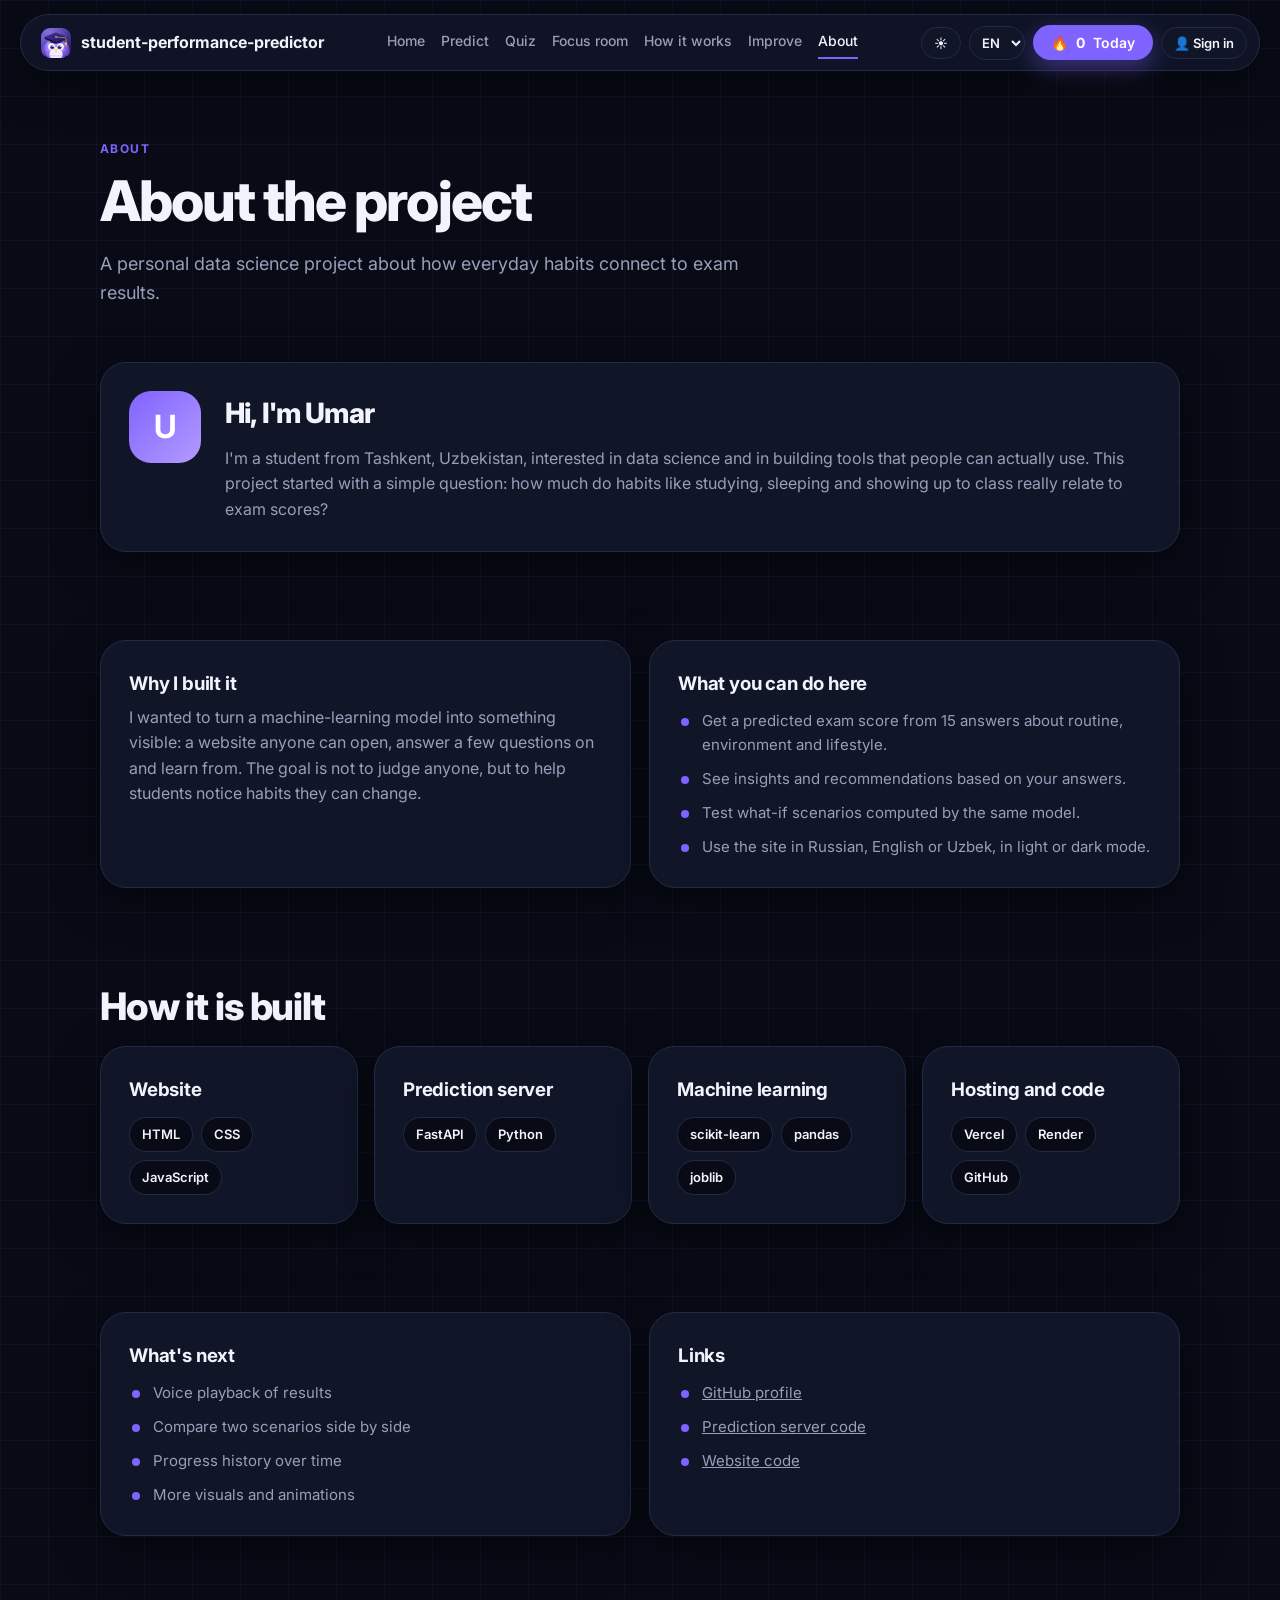
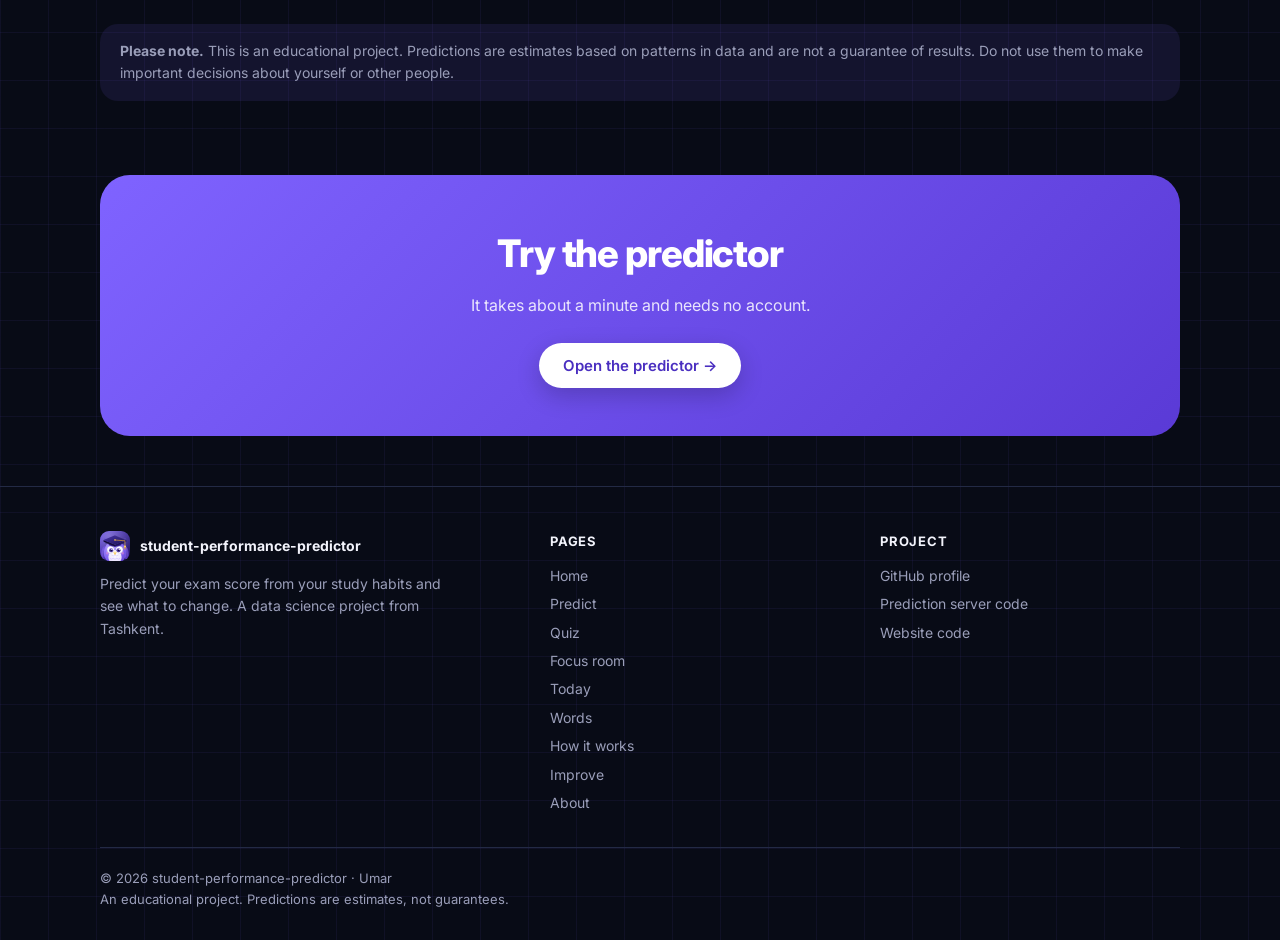
<file: about.html>
<!doctype html>
<html lang="ru" data-theme="dark">
<head>
<meta charset="utf-8">
<meta name="viewport" content="width=device-width,initial-scale=1">
<meta name="theme-color" content="#6c47e8">
<link rel="manifest" href="/manifest.json">
<title>About | student-performance-predictor</title>
<meta name="description" content="About the student performance predictor: a personal data science project by Umar, a student from Tashkent, Uzbekistan.">
<meta property="og:title" content="About the project">
<meta property="og:description" content="A personal data science project about how everyday habits connect to exam results.">
<meta property="og:type" content="website">
<meta property="og:site_name" content="student-performance-predictor">
<meta property="og:url" content="https://www.studentpp.uz/about">
<meta property="og:image" content="https://www.studentpp.uz/og.png">
<meta property="og:image:width" content="1200">
<meta property="og:image:height" content="630">
<meta name="twitter:card" content="summary_large_image">
<meta name="twitter:image" content="https://www.studentpp.uz/og.png">
<link rel="canonical" href="https://www.studentpp.uz/about">
<link rel="icon" type="image/svg+xml" href="/favicon.svg">
<link rel="icon" type="image/png" sizes="32x32" href="/favicon-32.png">
<link rel="apple-touch-icon" href="/apple-touch-icon.png">
<script>try{document.documentElement.setAttribute("data-theme",localStorage.getItem("theme")||"dark")}catch(e){}</script>
<link rel="preconnect" href="https://fonts.googleapis.com">
<link href="https://fonts.googleapis.com/css2?family=Inter:wght@400;500;600;700;800&display=swap" rel="stylesheet">
<link rel="stylesheet" href="/style.css">
</head>
<body>
<nav id="nav"></nav>

<main class="wrap">
  <div class="phead">
    <span class="crumb" data-i18n="crumb"></span>
    <h1 data-i18n="ab_title"></h1>
    <p class="lead" data-i18n="ab_lead"></p>
  </div>

  <section>
    <div class="card" style="display:flex;gap:24px;align-items:flex-start;flex-wrap:wrap">
      <div class="logo"><i style="width:72px;height:72px;border-radius:22px;font-size:32px">U</i></div>
      <div style="flex:1;min-width:260px">
        <h2 style="font-size:28px" data-i18n="me_t"></h2>
        <p style="font-size:16px" data-i18n="me_d"></p>
      </div>
    </div>
  </section>

  <section>
    <div class="cards2">
      <div class="card"><h3 data-i18n="why_t"></h3><p style="font-size:16px" data-i18n="why_d"></p></div>
      <div class="card"><h3 data-i18n="what_t"></h3><ul class="points" id="what"></ul></div>
    </div>
  </section>

  <section>
    <h2 data-i18n="tech_t"></h2>
    <div class="cards4">
      <div class="card"><h3 data-i18n="tc1"></h3><div class="stack"><span class="tag">HTML</span><span class="tag">CSS</span><span class="tag">JavaScript</span></div></div>
      <div class="card"><h3 data-i18n="tc2"></h3><div class="stack"><span class="tag">FastAPI</span><span class="tag">Python</span></div></div>
      <div class="card"><h3 data-i18n="tc3"></h3><div class="stack"><span class="tag">scikit-learn</span><span class="tag">pandas</span><span class="tag">joblib</span></div></div>
      <div class="card"><h3 data-i18n="tc4"></h3><div class="stack"><span class="tag">Vercel</span><span class="tag">Render</span><span class="tag">GitHub</span></div></div>
    </div>
  </section>

  <section>
    <div class="cards2">
      <div class="card"><h3 data-i18n="road_t"></h3><ul class="points" id="road"></ul></div>
      <div class="card"><h3 data-i18n="links_t"></h3>
        <ul class="points">
          <li><a href="https://github.com/umarkhodjaev-hash" target="_blank" rel="noopener" data-i18n="ft_gh"></a></li>
          <li><a href="https://github.com/umarkhodjaev-hash/student-performance-predictor" target="_blank" rel="noopener" data-i18n="ft_code"></a></li>
          <li><a href="https://github.com/umarkhodjaev-hash/student-performance-web" target="_blank" rel="noopener" data-i18n="ft_web"></a></li>
        </ul>
      </div>
    </div>
  </section>

  <section>
    <div class="notice"><b data-i18n="disc_t"></b> <span data-i18n="disc_d"></span></div>
  </section>

  <div class="band">
    <h2 data-i18n="go_t"></h2>
    <p data-i18n="go_d"></p>
    <a class="btn white" href="/predict" data-i18n="go_b"></a>
  </div>
</main>

<footer id="foot"></footer>

<script>
/* Shared: dictionary, layout (nav + footer), theme, language */
(function () {
  var API = "https://student-performance-predictor-bas2.onrender.com";
  window.API = API;

  /* activity log (streak, points) kept on this device only */
  window.actKey = function (d) { d = d || new Date(); return d.getFullYear() + "-" + ("0" + (d.getMonth() + 1)).slice(-2) + "-" + ("0" + d.getDate()).slice(-2); };
  window.actLoad = function () { try { var a = JSON.parse(localStorage.getItem("act") || "null"); if (a && a.days) return a; } catch (e) {} return { days: {}, xp: 0 }; };
  window.actDone = function (day) { return !!day && ((day.focus || 0) + (day.quiz || 0) + (day.pred || 0) + (day.ch || 0) + (day.cards || 0)) > 0; };
  window.actStreak = function () {
    var a = window.actLoad(), d = new Date(), n = 0;
    if (!window.actDone(a.days[window.actKey(d)])) d.setDate(d.getDate() - 1);
    while (window.actDone(a.days[window.actKey(d)])) { n++; d.setDate(d.getDate() - 1); }
    return n;
  };
  window.recordAct = function (kind, xp) {
    try {
      var a = window.actLoad(), k = window.actKey(), day = a.days[k] || (a.days[k] = { xp: 0 });
      var caps = { focus: 4, quiz: 1, pred: 3, ch: 1, cards: 1 };
      day[kind] = (day[kind] || 0) + 1;
      if (day[kind] <= (caps[kind] || 1)) { day.xp = (day.xp || 0) + xp; a.xp = (a.xp || 0) + xp; }
      localStorage.setItem("act", JSON.stringify(a));
    } catch (e) {}
  };

  window.T = {
    en: {
      n_home: "Home", n_pred: "Predict", n_how: "How it works", n_imp: "Improve", n_about: "About", n_cta: "Analyze", n_quiz: "Quiz", n_today: "Today", n_focus: "Focus room", n_cards: "Words", install: "Install app",
      ft_tag: "Predict your exam score from your study habits and see what to change. A data science project from Tashkent.",
      ft_pages: "PAGES", ft_proj: "PROJECT", ft_gh: "GitHub profile", ft_code: "Prediction server code", ft_web: "Website code",
      ft_note: "An educational project. Predictions are estimates, not guarantees.",
      lv_excellent: "Excellent", lv_verygood: "Very Good", lv_dev: "Developing", lv_need: "Needs Improvement",
      o_Low: "Low", o_Medium: "Medium", o_High: "High", o_Yes: "Yes", o_No: "No",
      o_Positive: "Positive", o_Neutral: "Neutral", o_Negative: "Negative", o_Near: "Near", o_Moderate: "Moderate", o_Far: "Far",
      u_h: "h", u_d: "days"
    },
    ru: {
      n_home: "Главная", n_pred: "Прогноз", n_how: "Как это работает", n_imp: "Улучшить", n_about: "О проекте", n_cta: "Анализировать", n_quiz: "Квиз", n_today: "Сегодня", n_focus: "Комната фокуса", n_cards: "Слова", install: "Установить приложение",
      ft_tag: "Прогнозируйте экзаменационный балл по учебным привычкам и узнайте, что менять. Проект по data science из Ташкента.",
      ft_pages: "СТРАНИЦЫ", ft_proj: "ПРОЕКТ", ft_gh: "Профиль GitHub", ft_code: "Код сервера прогноза", ft_web: "Код сайта",
      ft_note: "Учебный проект. Прогнозы приблизительные и не гарантируют результат.",
      lv_excellent: "Отлично", lv_verygood: "Очень хорошо", lv_dev: "Развивается", lv_need: "Нужно улучшить",
      o_Low: "Низкий", o_Medium: "Средний", o_High: "Высокий", o_Yes: "Да", o_No: "Нет",
      o_Positive: "Положит.", o_Neutral: "Нейтр.", o_Negative: "Отрицат.", o_Near: "Близко", o_Moderate: "Средне", o_Far: "Далеко",
      u_h: "ч", u_d: "дн."
    }
  };

  window.T.uz = {
  "n_home": "Bosh sahifa",
  "n_pred": "Bashorat",
  "n_how": "Qanday ishlaydi",
  "n_imp": "Yaxshilash",
  "n_about": "Loyiha haqida",
  "n_cta": "Tahlil qilish",
  "n_quiz": "Viktorina",
  "n_today": "Bugun",
  "n_focus": "Fokus xonasi",
  "n_cards": "So'zlar",
  "install": "Ilovani o'rnatish",
  "ft_tag": "O'quv odatlaringiz asosida imtihon balingizni bashorat qiling va nimani o'zgartirish kerakligini bilib oling. Toshkentdan data science loyihasi.",
  "ft_pages": "SAHIFALAR",
  "ft_proj": "LOYIHA",
  "ft_gh": "GitHub profili",
  "ft_code": "Bashorat serveri kodi",
  "ft_web": "Sayt kodi",
  "ft_note": "O'quv loyihasi. Bashoratlar taxminiy bo'lib, natijani kafolatlamaydi.",
  "lv_excellent": "A'lo",
  "lv_verygood": "Juda yaxshi",
  "lv_dev": "Rivojlanmoqda",
  "lv_need": "Yaxshilash kerak",
  "o_Low": "Past",
  "o_Medium": "O'rta",
  "o_High": "Yuqori",
  "o_Yes": "Ha",
  "o_No": "Yo'q",
  "o_Positive": "Ijobiy",
  "o_Neutral": "Neytral",
  "o_Negative": "Salbiy",
  "o_Near": "Yaqin",
  "o_Moderate": "O'rtacha",
  "o_Far": "Uzoq",
  "u_h": "soat",
  "u_d": "kun"
};

  var lang = "ru";
  try {
    var sl = localStorage.getItem("lang");
    var nl = (navigator.language || "").slice(0, 2);
    lang = (sl === "ru" || sl === "en" || sl === "uz") ? sl : (nl === "ru" ? "ru" : nl === "uz" ? "uz" : "en");
  } catch (e) {}

  window.getLang = function () { return lang; };
  window.t = function (k) {
    var d = window.T[lang];
    if (d[k] !== undefined) return d[k];
    if (window.T.en[k] !== undefined) return window.T.en[k];
    return k;
  };
  window.$ = function (s) { return document.querySelector(s); };

  window.mascot = function (mood) {
    var think = mood === "think", cheer = mood === "cheer";
    var u = "m" + (window._mid = (window._mid || 0) + 1);
    var px = think ? [73, 104, 113, 104] : [79, 111, 119, 111];
    var lw = cheer ? 62 : 8, rw = cheer ? -62 : -8;
    var eye = function (cx, cy, ox, oy) {
      return '<circle cx="' + cx + '" cy="' + cy + '" r="19" fill="url(#' + u + 's)" stroke="rgba(60,30,140,.28)" stroke-width="1.5"/>' +
        '<circle cx="' + ox + '" cy="' + oy + '" r="11" fill="url(#' + u + 'i)"/>' +
        '<circle cx="' + ox + '" cy="' + oy + '" r="5.5" fill="#120a38"/>' +
        '<circle cx="' + (ox + 4) + '" cy="' + (oy - 4) + '" r="3.2" fill="#fff"/><circle cx="' + (ox - 3) + '" cy="' + (oy + 4) + '" r="1.5" fill="#fff" opacity=".7"/>' +
        '<ellipse class="lid" cx="' + cx + '" cy="' + cy + '" rx="19.6" ry="19.6" fill="#7b5cf0"/>';
    };
    var wing = function (cx, rot, ox, oy) {
      return '<g transform="rotate(' + rot + ' ' + ox + ' ' + oy + ')"><ellipse cx="' + cx + '" cy="128" rx="15" ry="36" fill="url(#' + u + 'w)"/>' +
        '<path d="M' + (cx - 5) + ' 108q-3 20 0 40M' + (cx + 5) + ' 110q3 20 0 36" stroke="rgba(255,255,255,.2)" stroke-width="2.4" fill="none" stroke-linecap="round"/></g>';
    };
    return '<svg class="mascot" viewBox="0 0 200 200" role="img" aria-label="Sovi">' +
      '<defs>' +
      '<radialGradient id="' + u + 'b" cx=".35" cy=".28" r=".9"><stop offset="0" stop-color="#ab94ff"/><stop offset=".55" stop-color="#8265f5"/><stop offset="1" stop-color="#5638c4"/></radialGradient>' +
      '<linearGradient id="' + u + 'w" x1="0" y1="0" x2="1" y2="1"><stop offset="0" stop-color="#7e5ff0"/><stop offset="1" stop-color="#43299f"/></linearGradient>' +
      '<radialGradient id="' + u + 'v" cx=".5" cy=".3" r=".85"><stop offset="0" stop-color="#fff"/><stop offset=".6" stop-color="#ece4ff"/><stop offset="1" stop-color="#cbbcfb"/></radialGradient>' +
      '<linearGradient id="' + u + 'g" x1="0" y1="0" x2="0" y2="1"><stop offset="0" stop-color="#ffe493"/><stop offset="1" stop-color="#f2b035"/></linearGradient>' +
      '<radialGradient id="' + u + 'i" cx=".4" cy=".35" r=".8"><stop offset="0" stop-color="#7c5cf0"/><stop offset="1" stop-color="#2a1a6e"/></radialGradient>' +
      '<radialGradient id="' + u + 's" cx=".5" cy=".4" r=".7"><stop offset=".6" stop-color="#fff"/><stop offset="1" stop-color="#e3dbff"/></radialGradient>' +
      '<linearGradient id="' + u + 'c" x1="0" y1="0" x2="1" y2="1"><stop offset="0" stop-color="#4a36ad"/><stop offset="1" stop-color="#1c1250"/></linearGradient>' +
      '<radialGradient id="' + u + 'h" cx=".5" cy=".5" r=".5"><stop offset="0" stop-color="rgba(20,10,60,.42)"/><stop offset="1" stop-color="rgba(20,10,60,0)"/></radialGradient>' +
      "</defs>" +
      '<ellipse cx="100" cy="194" rx="56" ry="8" fill="url(#' + u + 'h)"/>' +
      wing(44, lw, 56, 100) + wing(156, rw, 144, 100) +
      '<ellipse cx="82" cy="190" rx="12" ry="6" fill="url(#' + u + 'g)"/><ellipse cx="118" cy="190" rx="12" ry="6" fill="url(#' + u + 'g)"/>' +
      '<path d="M76 190h12M82 186v8M112 190h12M118 186v8" stroke="rgba(150,90,10,.35)" stroke-width="1.6" stroke-linecap="round"/>' +
      '<ellipse cx="100" cy="124" rx="60" ry="64" fill="url(#' + u + 'b)"/>' +
      '<ellipse cx="76" cy="98" rx="24" ry="34" fill="#fff" opacity=".07" transform="rotate(-18 76 98)"/>' +
      '<ellipse cx="100" cy="124" rx="59" ry="63" fill="none" stroke="rgba(255,255,255,.2)" stroke-width="1.6"/>' +
      '<ellipse cx="100" cy="148" rx="36" ry="38" fill="url(#' + u + 'v)"/>' +
      '<path d="M82 138q9 9 18 0M100 138q9 9 18 0M91 156q9 9 18 0M73 156q8 8 16 0M111 156q8 8 16 0M100 174q8 7 16 0M84 174q8 7 16 0" stroke="#bfaefc" stroke-width="2.6" fill="none" stroke-linecap="round"/>' +
      '<g class="head">' +
      '<path d="M52 74L42 46l32 14z" fill="#6a4dd6"/><path d="M148 74l10-28-32 14z" fill="#6a4dd6"/>' +
      '<ellipse cx="100" cy="110" rx="52" ry="34" fill="#fff" opacity=".1"/>' +
      eye(76, 108, px[0], px[1]) + eye(124, 108, px[2], px[3]) +
      (cheer || !think ? '<circle cx="58" cy="128" r="7" fill="#ff8fc1" opacity=".4"/><circle cx="142" cy="128" r="7" fill="#ff8fc1" opacity=".4"/>' : "") +
      (think ? '<path d="M106 88q14-8 28 0" stroke="#2b1b6b" stroke-width="4" fill="none" stroke-linecap="round"/>' : "") +
      '<path d="M90 121q10-5 20 0L100 139z" fill="url(#' + u + 'g)"/><path d="M95 124q5-2 10 0" stroke="#fff" stroke-opacity=".6" stroke-width="2" fill="none" stroke-linecap="round"/>' +
      '<ellipse cx="100" cy="72" rx="54" ry="9" fill="rgba(10,5,40,.3)"/>' +
      '<path d="M66 68V84Q100 100 134 84V68L100 82z" fill="#33238a"/>' +
      '<polygon points="38,56 100,82 100,91 38,65" fill="#150d3d"/><polygon points="162,56 100,82 100,91 162,65" fill="#20145a"/>' +
      '<polygon points="100,30 162,56 100,82 38,56" fill="url(#' + u + 'c)"/>' +
      '<path d="M100 31L160 56" stroke="rgba(255,255,255,.22)" stroke-width="1.6" stroke-linecap="round"/>' +
      '<circle cx="100" cy="56" r="4.5" fill="url(#' + u + 'g)"/>' +
      '<path d="M100 56L154 60V88" stroke="#f2b035" stroke-width="3.4" fill="none" stroke-linecap="round" stroke-linejoin="round"/>' +
      '<circle cx="154" cy="92" r="6" fill="url(#' + u + 'g)"/><path d="M150 96l-2 8M154 98v9M158 96l2 8" stroke="#f2b035" stroke-width="2.4" stroke-linecap="round"/>' +
      "</g>" +
      (cheer ? '<path class="tw" d="M28 44l3 8 8 3-8 3-3 8-3-8-8-3 8-3z" fill="#ffd166"/><path class="tw" style="animation-delay:.5s" d="M176 30l2 6 6 2-6 2-2 6-2-6-6-2 6-2z" fill="#ffd166"/>' : "") +
      (think ? '<text x="170" y="48" font-size="34" font-weight="800" fill="#ffd166" font-family="Inter,Arial,sans-serif">?</text>' : "") +
      "</svg>";
  };

  function buildLayout() {
    var nav = document.getElementById("nav");
    if (nav) {
      nav.innerHTML =
        '<a class="logo" href="/"><img src="/favicon.svg" alt="" width="30" height="30"><span>student-performance-predictor</span></a>' +
        '<div class="links" id="links">' +
        '<a href="/" data-i18n="n_home"></a>' +
        '<a href="/predict" data-i18n="n_pred"></a>' +
        '<a href="/quiz" data-i18n="n_quiz"></a><a href="/focus" data-i18n="n_focus"></a><a class="only-m" href="/today" data-i18n="n_today"></a><a class="only-m" href="/cards" data-i18n="n_cards"></a>' +
        '<a href="/how-it-works" data-i18n="n_how"></a>' +
        '<a href="/improve" data-i18n="n_imp"></a>' +
        '<a href="/about" data-i18n="n_about"></a></div>' +
        '<div class="tools">' +
        '<button class="chip" id="theme" aria-label="Theme"></button>' +
        '<select class="chip" id="lang" aria-label="Language"><option value="ru">RU</option><option value="en">EN</option><option value="uz">UZ</option></select>' +
        '<a class="btn small" href="/today" aria-label="Today">🔥 <b id="navStreak">0</b> <span data-i18n="n_today"></span></a>' +
        '<button class="chip burger" id="burger" aria-label="Menu">☰</button></div>';
      var path = location.pathname.replace(/\.html$/, "").replace(/\/+$/, "") || "/";
      nav.querySelectorAll(".links a").forEach(function (a) {
        if (a.getAttribute("href") === path) a.classList.add("cur");
      });
    }
    var foot = document.getElementById("foot");
    if (foot) {
      foot.innerHTML =
        '<div class="wrap"><div class="foot-grid">' +
        '<div><a class="logo" href="/" style="padding:0"><img src="/favicon.svg" alt="" width="30" height="30"><span style="display:inline">student-performance-predictor</span></a>' +
        '<p style="margin-top:12px;max-width:360px" data-i18n="ft_tag"></p></div>' +
        '<div><h5 data-i18n="ft_pages"></h5>' +
        '<a href="/" data-i18n="n_home"></a><a href="/predict" data-i18n="n_pred"></a>' +
        '<a href="/quiz" data-i18n="n_quiz"></a><a href="/focus" data-i18n="n_focus"></a><a href="/today" data-i18n="n_today"></a><a href="/cards" data-i18n="n_cards"></a><a href="/how-it-works" data-i18n="n_how"></a><a href="/improve" data-i18n="n_imp"></a>' +
        '<a href="/about" data-i18n="n_about"></a></div>' +
        '<div><h5 data-i18n="ft_proj"></h5>' +
        '<a href="https://github.com/umarkhodjaev-hash" target="_blank" rel="noopener" data-i18n="ft_gh"></a>' +
        '<a href="https://github.com/umarkhodjaev-hash/student-performance-predictor" target="_blank" rel="noopener" data-i18n="ft_code"></a>' +
        '<a href="https://github.com/umarkhodjaev-hash/student-performance-web" target="_blank" rel="noopener" data-i18n="ft_web"></a></div>' +
        '</div><div class="copy">© <span id="yr"></span> student-performance-predictor · Umar<br><span data-i18n="ft_note"></span><br><button class="chip" id="install" hidden data-i18n="install" style="margin-top:12px"></button></div></div>';
      var y = document.getElementById("yr");
      if (y) y.textContent = new Date().getFullYear();
    }
  }

  function applyLang() {
    document.documentElement.lang = lang;
    var d = window.T[lang];
    if (d.doc_title) document.title = d.doc_title;
    document.querySelectorAll("[data-i18n]").forEach(function (e) { e.textContent = window.t(e.getAttribute("data-i18n")); });
    document.querySelectorAll("[data-mascot]").forEach(function (e) { e.innerHTML = window.mascot(e.getAttribute("data-mascot")); });
    var ns = document.getElementById("navStreak");
    if (ns) ns.textContent = window.actStreak();
    var lb = document.getElementById("lang");
    if (lb) lb.value = lang;
    if (window.onLang) window.onLang();
  }
  window.applyLang = applyLang;

  function setTheme(m) {
    document.documentElement.setAttribute("data-theme", m);
    var b = document.getElementById("theme");
    if (b) b.textContent = m === "dark" ? "☀️" : "🌙";
    try { localStorage.setItem("theme", m); } catch (e) {}
  }

  document.addEventListener("DOMContentLoaded", function () {
    buildLayout();
    var saved = null;
    try { saved = localStorage.getItem("theme"); } catch (e) {}
    setTheme(saved || "dark");
    document.getElementById("theme").onclick = function () {
      setTheme(document.documentElement.getAttribute("data-theme") === "dark" ? "light" : "dark");
    };
    document.getElementById("lang").onchange = function () {
      lang = this.value;
      try { localStorage.setItem("lang", lang); } catch (e) {}
      applyLang();
    };
    document.getElementById("burger").onclick = function () {
      document.getElementById("links").classList.toggle("open");
    };
    applyLang();
    /* wake the free Render server in the background */
    try { fetch(API + "/robots.txt", { mode: "no-cors" }).catch(function () {}); } catch (e) {}
  });
})();

</script>
<script>
Object.assign(T.en, {
  doc_title: "About | student-performance-predictor",
  crumb: "ABOUT", ab_title: "About the project",
  ab_lead: "A personal data science project about how everyday habits connect to exam results.",
  me_t: "Hi, I'm Umar",
  me_d: "I'm a student from Tashkent, Uzbekistan, interested in data science and in building tools that people can actually use. This project started with a simple question: how much do habits like studying, sleeping and showing up to class really relate to exam scores?",
  why_t: "Why I built it",
  why_d: "I wanted to turn a machine-learning model into something visible: a website anyone can open, answer a few questions on and learn from. The goal is not to judge anyone, but to help students notice habits they can change.",
  what_t: "What you can do here",
  w1: "Get a predicted exam score from 15 answers about routine, environment and lifestyle.",
  w2: "See insights and recommendations based on your answers.",
  w3: "Test what-if scenarios computed by the same model.",
  w4: "Use the site in Russian, English or Uzbek, in light or dark mode.",
  tech_t: "How it is built", tc1: "Website", tc2: "Prediction server", tc3: "Machine learning", tc4: "Hosting and code",
  road_t: "What's next",
  r1: "Voice playback of results", r2: "Compare two scenarios side by side", r3: "Progress history over time", r4: "More visuals and animations",
  links_t: "Links",
  disc_t: "Please note.", disc_d: "This is an educational project. Predictions are estimates based on patterns in data and are not a guarantee of results. Do not use them to make important decisions about yourself or other people.",
  go_t: "Try the predictor", go_d: "It takes about a minute and needs no account.", go_b: "Open the predictor →"
});
Object.assign(T.ru, {
  doc_title: "О проекте | student-performance-predictor",
  crumb: "О ПРОЕКТЕ", ab_title: "О проекте",
  ab_lead: "Личный проект по data science о том, как повседневные привычки связаны с результатами экзаменов.",
  me_t: "Привет, я Умар",
  me_d: "Я студент из Ташкента, Узбекистан, интересуюсь data science и созданием инструментов, которыми люди реально пользуются. Проект начался с простого вопроса: насколько привычки вроде учёбы, сна и посещения занятий на самом деле связаны с экзаменационными баллами?",
  why_t: "Зачем я это сделал",
  why_d: "Я хотел превратить модель машинного обучения во что-то видимое: сайт, который любой может открыть, ответить на несколько вопросов и чему-то научиться. Цель не в том, чтобы кого-то оценивать, а в том, чтобы помочь ученикам заметить привычки, которые они могут изменить.",
  what_t: "Что можно сделать здесь",
  w1: "Получить прогноз экзаменационного балла по 15 ответам о рутине, окружении и образе жизни.",
  w2: "Увидеть выводы и рекомендации по своим ответам.",
  w3: "Проверить сценарии «а что если», посчитанные той же моделью.",
  w4: "Пользоваться сайтом на русском, английском или узбекском, в светлой или тёмной теме.",
  tech_t: "Как это сделано", tc1: "Сайт", tc2: "Сервер прогноза", tc3: "Машинное обучение", tc4: "Хостинг и код",
  road_t: "Что дальше",
  r1: "Озвучка результата", r2: "Сравнение двух сценариев рядом", r3: "История прогресса со временем", r4: "Больше визуализаций и анимаций",
  links_t: "Ссылки",
  disc_t: "Важно.", disc_d: "Это учебный проект. Прогнозы — оценки по закономерностям в данных, они не гарантируют результат. Не используйте их для важных решений о себе или других людях.",
  go_t: "Попробуйте предиктор", go_d: "Это займёт около минуты, аккаунт не нужен.", go_b: "Открыть предиктор →"
});

Object.assign(T.uz, {
  "doc_title": "Loyiha haqida | student-performance-predictor",
  "crumb": "LOYIHA HAQIDA",
  "ab_title": "Loyiha haqida",
  "ab_lead": "Kundalik odatlar imtihon natijalari bilan qanday bog'liqligi haqidagi shaxsiy data science loyihasi.",
  "me_t": "Salom, men Umarman",
  "me_d": "Men O'zbekistonning Toshkent shahridan talabaman, data science va odamlar haqiqatan ham foydalana oladigan vositalar yaratishga qiziqaman. Bu loyiha oddiy savoldan boshlandi: o'qish, uxlash va darsga qatnashish kabi odatlar imtihon ballari bilan aslida qanchalik bog'liq?",
  "why_t": "Nima uchun yaratdim",
  "why_d": "Men mashinaviy o'rganish modelini ko'zga ko'rinadigan narsaga aylantirmoqchi edim: har kim ochib, bir nechta savolga javob berib, nimadir o'rganishi mumkin bo'lgan sayt. Maqsad hech kimni baholash emas, o'quvchilarga o'zgartira oladigan odatlarni payqashga yordam berishdir.",
  "what_t": "Bu yerda nima qilish mumkin",
  "w1": "Kundalik tartib, muhit va turmush tarzi haqidagi 15 ta javobdan imtihon balini bashorat qilish.",
  "w2": "Javoblaringiz asosida xulosa va tavsiyalarni ko'rish.",
  "w3": "Xuddi shu model hisoblagan 'agar o'zgartirsam' stsenariylarini sinash.",
  "w4": "Saytdan rus, ingliz yoki o'zbek tilida, yorug' yoki qorong'i rejimda foydalanish.",
  "tech_t": "Qanday qurilgan",
  "tc1": "Sayt",
  "tc2": "Bashorat serveri",
  "tc3": "Mashinaviy o'rganish",
  "tc4": "Hosting va kod",
  "road_t": "Keyingi rejalar",
  "r1": "Natijani ovozli o'qish",
  "r2": "Ikki stsenariyni yonma-yon solishtirish",
  "r3": "Vaqt bo'yicha taraqqiyot tarixi",
  "r4": "Ko'proq vizualizatsiya va animatsiya",
  "links_t": "Havolalar",
  "disc_t": "Diqqat.",
  "disc_d": "Bu o'quv loyihasi. Bashoratlar ma'lumotlardagi qonuniyatlarga asoslangan taxminiy baho bo'lib, natijani kafolatlamaydi. Ularni o'zingiz yoki boshqalar haqida muhim qarorlar qabul qilish uchun ishlatmang.",
  "go_t": "Bashoratchini sinab ko'ring",
  "go_d": "Taxminan bir daqiqa vaqt oladi, akkaunt shart emas.",
  "go_b": "Bashoratchini ochish →"
});

window.onLang = function () {
  document.getElementById("what").innerHTML = [1, 2, 3, 4].map(function (i) { return "<li>" + t("w" + i) + "</li>"; }).join("");
  document.getElementById("road").innerHTML = [1, 2, 3, 4].map(function (i) { return "<li>" + t("r" + i) + "</li>"; }).join("");
};
</script>
<script>
(function () {
  if (!("serviceWorker" in navigator)) return;
  window.addEventListener("load", function () { navigator.serviceWorker.register("/sw.js").catch(function () {}); });
  var deferred = null;
  window.addEventListener("beforeinstallprompt", function (e) {
    e.preventDefault(); deferred = e;
    var b = document.getElementById("install"); if (b) b.hidden = false;
  });
  window.addEventListener("appinstalled", function () {
    deferred = null; var b = document.getElementById("install"); if (b) b.hidden = true;
  });
  document.addEventListener("click", function (ev) {
    if (!ev.target || ev.target.id !== "install" || !deferred) return;
    deferred.prompt();
    deferred.userChoice.then(function () { deferred = null; var b = document.getElementById("install"); if (b) b.hidden = true; });
  });
})();
</script>
<script src="/sync.js" defer></script>
</body>
</html>
</file>
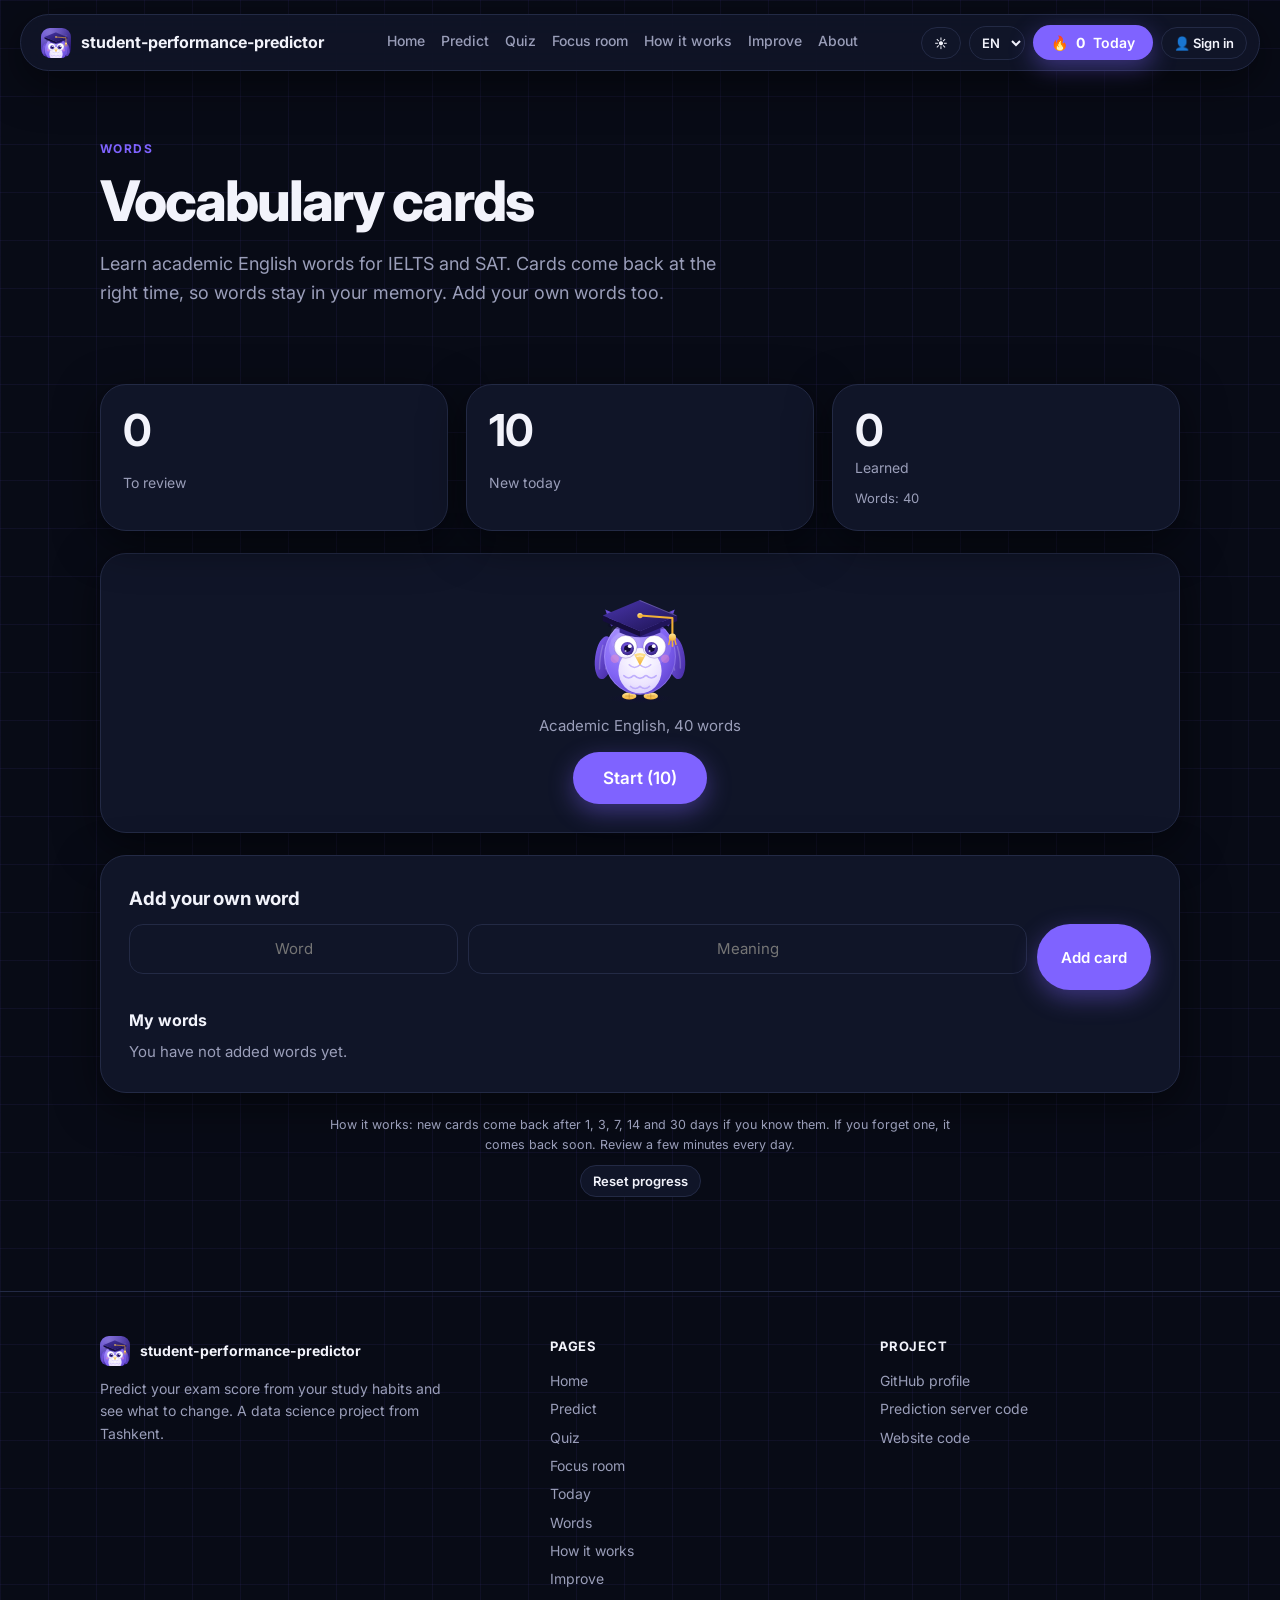
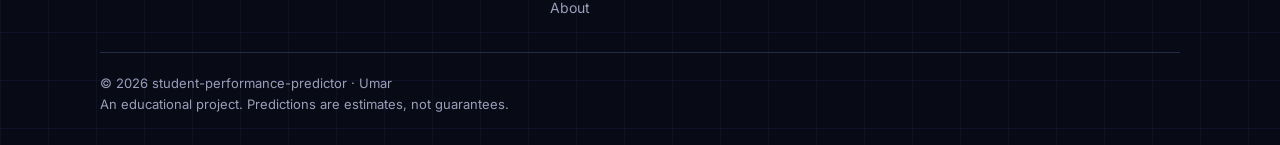
<file: cards.html>
<!doctype html>
<html lang="ru" data-theme="dark">
<head>
<meta charset="utf-8">
<meta name="viewport" content="width=device-width,initial-scale=1">
<meta name="theme-color" content="#6c47e8">
<link rel="manifest" href="/manifest.json">
<title>Vocabulary cards | student-performance-predictor</title>
<meta name="description" content="Free vocabulary flashcards for IELTS and SAT with spaced repetition. Add your own words. No account, works on your phone.">
<meta property="og:title" content="Vocabulary cards for IELTS and SAT">
<meta property="og:description" content="Learn academic English words with spaced repetition and add your own.">
<meta property="og:type" content="website">
<meta property="og:site_name" content="student-performance-predictor">
<meta property="og:url" content="https://www.studentpp.uz/cards">
<meta property="og:image" content="https://www.studentpp.uz/og.png">
<meta property="og:image:width" content="1200">
<meta property="og:image:height" content="630">
<meta name="twitter:card" content="summary_large_image">
<meta name="twitter:image" content="https://www.studentpp.uz/og.png">
<link rel="canonical" href="https://www.studentpp.uz/cards">
<link rel="icon" type="image/svg+xml" href="/favicon.svg">
<link rel="icon" type="image/png" sizes="32x32" href="/favicon-32.png">
<link rel="apple-touch-icon" href="/apple-touch-icon.png">
<script>try{document.documentElement.setAttribute("data-theme",localStorage.getItem("theme")||"dark")}catch(e){}</script>
<link rel="preconnect" href="https://fonts.googleapis.com">
<link href="https://fonts.googleapis.com/css2?family=Inter:wght@400;500;600;700;800&display=swap" rel="stylesheet">
<link rel="stylesheet" href="/style.css">
<style>
.cd-main{text-align:center;padding:28px 18px}
.cd-mas{width:120px;margin:0 auto 12px}
.cd-card{margin:6px auto 18px;max-width:520px}
.cd-word{font-size:clamp(34px,8vw,54px);font-weight:800;margin-bottom:12px;word-break:break-word}
.cd-back{margin:18px auto 0;font-size:20px;padding:16px;border-radius:16px;background:rgba(139,108,255,.1);max-width:520px}
.cd-btns{display:flex;gap:10px;justify-content:center;flex-wrap:wrap}
</style>
</head>
<body>
<nav id="nav"></nav>

<main class="wrap">
  <div class="phead">
    <span class="crumb" data-i18n="crumb"></span>
    <h1 data-i18n="cd_title"></h1>
    <p class="lead" data-i18n="cd_lead"></p>
  </div>

  <section>
    <div class="td-stats">
      <div class="card td-stat"><b id="cdDue">0</b><span data-i18n="cd_due"></span></div>
      <div class="card td-stat"><b id="cdNew">0</b><span data-i18n="cd_new"></span></div>
      <div class="card td-stat"><b id="cdLearned">0</b><span data-i18n="cd_learned"></span><small id="cdTotal"></small></div>
    </div>

    <div class="card cd-main" id="cdMain"></div>

    <div class="card" style="margin-top:22px">
      <h3 style="margin:0 0 10px" data-i18n="cd_add_t"></h3>
      <div style="display:flex;gap:10px;flex-wrap:wrap">
        <input class="fx-task" id="cdF" maxlength="40" style="flex:1 1 160px;min-width:0;max-width:none">
        <input class="fx-task" id="cdB" maxlength="80" style="flex:2 1 220px;min-width:0;max-width:none">
        <button class="btn" id="cdAdd"></button>
      </div>
      <h4 style="margin:18px 0 6px" id="cdMineT"></h4>
      <div id="cdMine"></div>
    </div>

    <p class="note" style="text-align:center;max-width:640px;margin:22px auto 0" data-i18n="cd_howto"></p>
    <p style="text-align:center;margin:10px 0 0"><button class="chip" id="cdReset"></button></p>
  </section>
</main>

<footer id="foot"></footer>

<script>
/* Shared: dictionary, layout (nav + footer), theme, language */
(function () {
  var API = "https://student-performance-predictor-bas2.onrender.com";
  window.API = API;

  /* activity log (streak, points) kept on this device only */
  window.actKey = function (d) { d = d || new Date(); return d.getFullYear() + "-" + ("0" + (d.getMonth() + 1)).slice(-2) + "-" + ("0" + d.getDate()).slice(-2); };
  window.actLoad = function () { try { var a = JSON.parse(localStorage.getItem("act") || "null"); if (a && a.days) return a; } catch (e) {} return { days: {}, xp: 0 }; };
  window.actDone = function (day) { return !!day && ((day.focus || 0) + (day.quiz || 0) + (day.pred || 0) + (day.ch || 0) + (day.cards || 0)) > 0; };
  window.actStreak = function () {
    var a = window.actLoad(), d = new Date(), n = 0;
    if (!window.actDone(a.days[window.actKey(d)])) d.setDate(d.getDate() - 1);
    while (window.actDone(a.days[window.actKey(d)])) { n++; d.setDate(d.getDate() - 1); }
    return n;
  };
  window.recordAct = function (kind, xp) {
    try {
      var a = window.actLoad(), k = window.actKey(), day = a.days[k] || (a.days[k] = { xp: 0 });
      var caps = { focus: 4, quiz: 1, pred: 3, ch: 1, cards: 1 };
      day[kind] = (day[kind] || 0) + 1;
      if (day[kind] <= (caps[kind] || 1)) { day.xp = (day.xp || 0) + xp; a.xp = (a.xp || 0) + xp; }
      localStorage.setItem("act", JSON.stringify(a));
    } catch (e) {}
  };

  window.T = {
    en: {
      n_home: "Home", n_pred: "Predict", n_how: "How it works", n_imp: "Improve", n_about: "About", n_cta: "Analyze", n_quiz: "Quiz", n_today: "Today", n_focus: "Focus room", n_cards: "Words", install: "Install app",
      ft_tag: "Predict your exam score from your study habits and see what to change. A data science project from Tashkent.",
      ft_pages: "PAGES", ft_proj: "PROJECT", ft_gh: "GitHub profile", ft_code: "Prediction server code", ft_web: "Website code",
      ft_note: "An educational project. Predictions are estimates, not guarantees.",
      lv_excellent: "Excellent", lv_verygood: "Very Good", lv_dev: "Developing", lv_need: "Needs Improvement",
      o_Low: "Low", o_Medium: "Medium", o_High: "High", o_Yes: "Yes", o_No: "No",
      o_Positive: "Positive", o_Neutral: "Neutral", o_Negative: "Negative", o_Near: "Near", o_Moderate: "Moderate", o_Far: "Far",
      u_h: "h", u_d: "days"
    },
    ru: {
      n_home: "Главная", n_pred: "Прогноз", n_how: "Как это работает", n_imp: "Улучшить", n_about: "О проекте", n_cta: "Анализировать", n_quiz: "Квиз", n_today: "Сегодня", n_focus: "Комната фокуса", n_cards: "Слова", install: "Установить приложение",
      ft_tag: "Прогнозируйте экзаменационный балл по учебным привычкам и узнайте, что менять. Проект по data science из Ташкента.",
      ft_pages: "СТРАНИЦЫ", ft_proj: "ПРОЕКТ", ft_gh: "Профиль GitHub", ft_code: "Код сервера прогноза", ft_web: "Код сайта",
      ft_note: "Учебный проект. Прогнозы приблизительные и не гарантируют результат.",
      lv_excellent: "Отлично", lv_verygood: "Очень хорошо", lv_dev: "Развивается", lv_need: "Нужно улучшить",
      o_Low: "Низкий", o_Medium: "Средний", o_High: "Высокий", o_Yes: "Да", o_No: "Нет",
      o_Positive: "Положит.", o_Neutral: "Нейтр.", o_Negative: "Отрицат.", o_Near: "Близко", o_Moderate: "Средне", o_Far: "Далеко",
      u_h: "ч", u_d: "дн."
    }
  };

  window.T.uz = {
  "n_home": "Bosh sahifa",
  "n_pred": "Bashorat",
  "n_how": "Qanday ishlaydi",
  "n_imp": "Yaxshilash",
  "n_about": "Loyiha haqida",
  "n_cta": "Tahlil qilish",
  "n_quiz": "Viktorina",
  "n_today": "Bugun",
  "n_focus": "Fokus xonasi",
  "n_cards": "So'zlar",
  "install": "Ilovani o'rnatish",
  "ft_tag": "O'quv odatlaringiz asosida imtihon balingizni bashorat qiling va nimani o'zgartirish kerakligini bilib oling. Toshkentdan data science loyihasi.",
  "ft_pages": "SAHIFALAR",
  "ft_proj": "LOYIHA",
  "ft_gh": "GitHub profili",
  "ft_code": "Bashorat serveri kodi",
  "ft_web": "Sayt kodi",
  "ft_note": "O'quv loyihasi. Bashoratlar taxminiy bo'lib, natijani kafolatlamaydi.",
  "lv_excellent": "A'lo",
  "lv_verygood": "Juda yaxshi",
  "lv_dev": "Rivojlanmoqda",
  "lv_need": "Yaxshilash kerak",
  "o_Low": "Past",
  "o_Medium": "O'rta",
  "o_High": "Yuqori",
  "o_Yes": "Ha",
  "o_No": "Yo'q",
  "o_Positive": "Ijobiy",
  "o_Neutral": "Neytral",
  "o_Negative": "Salbiy",
  "o_Near": "Yaqin",
  "o_Moderate": "O'rtacha",
  "o_Far": "Uzoq",
  "u_h": "soat",
  "u_d": "kun"
};

  var lang = "ru";
  try {
    var sl = localStorage.getItem("lang");
    var nl = (navigator.language || "").slice(0, 2);
    lang = (sl === "ru" || sl === "en" || sl === "uz") ? sl : (nl === "ru" ? "ru" : nl === "uz" ? "uz" : "en");
  } catch (e) {}

  window.getLang = function () { return lang; };
  window.t = function (k) {
    var d = window.T[lang];
    if (d[k] !== undefined) return d[k];
    if (window.T.en[k] !== undefined) return window.T.en[k];
    return k;
  };
  window.$ = function (s) { return document.querySelector(s); };

  window.mascot = function (mood) {
    var think = mood === "think", cheer = mood === "cheer";
    var u = "m" + (window._mid = (window._mid || 0) + 1);
    var px = think ? [73, 104, 113, 104] : [79, 111, 119, 111];
    var lw = cheer ? 62 : 8, rw = cheer ? -62 : -8;
    var eye = function (cx, cy, ox, oy) {
      return '<circle cx="' + cx + '" cy="' + cy + '" r="19" fill="url(#' + u + 's)" stroke="rgba(60,30,140,.28)" stroke-width="1.5"/>' +
        '<circle cx="' + ox + '" cy="' + oy + '" r="11" fill="url(#' + u + 'i)"/>' +
        '<circle cx="' + ox + '" cy="' + oy + '" r="5.5" fill="#120a38"/>' +
        '<circle cx="' + (ox + 4) + '" cy="' + (oy - 4) + '" r="3.2" fill="#fff"/><circle cx="' + (ox - 3) + '" cy="' + (oy + 4) + '" r="1.5" fill="#fff" opacity=".7"/>' +
        '<ellipse class="lid" cx="' + cx + '" cy="' + cy + '" rx="19.6" ry="19.6" fill="#7b5cf0"/>';
    };
    var wing = function (cx, rot, ox, oy) {
      return '<g transform="rotate(' + rot + ' ' + ox + ' ' + oy + ')"><ellipse cx="' + cx + '" cy="128" rx="15" ry="36" fill="url(#' + u + 'w)"/>' +
        '<path d="M' + (cx - 5) + ' 108q-3 20 0 40M' + (cx + 5) + ' 110q3 20 0 36" stroke="rgba(255,255,255,.2)" stroke-width="2.4" fill="none" stroke-linecap="round"/></g>';
    };
    return '<svg class="mascot" viewBox="0 0 200 200" role="img" aria-label="Sovi">' +
      '<defs>' +
      '<radialGradient id="' + u + 'b" cx=".35" cy=".28" r=".9"><stop offset="0" stop-color="#ab94ff"/><stop offset=".55" stop-color="#8265f5"/><stop offset="1" stop-color="#5638c4"/></radialGradient>' +
      '<linearGradient id="' + u + 'w" x1="0" y1="0" x2="1" y2="1"><stop offset="0" stop-color="#7e5ff0"/><stop offset="1" stop-color="#43299f"/></linearGradient>' +
      '<radialGradient id="' + u + 'v" cx=".5" cy=".3" r=".85"><stop offset="0" stop-color="#fff"/><stop offset=".6" stop-color="#ece4ff"/><stop offset="1" stop-color="#cbbcfb"/></radialGradient>' +
      '<linearGradient id="' + u + 'g" x1="0" y1="0" x2="0" y2="1"><stop offset="0" stop-color="#ffe493"/><stop offset="1" stop-color="#f2b035"/></linearGradient>' +
      '<radialGradient id="' + u + 'i" cx=".4" cy=".35" r=".8"><stop offset="0" stop-color="#7c5cf0"/><stop offset="1" stop-color="#2a1a6e"/></radialGradient>' +
      '<radialGradient id="' + u + 's" cx=".5" cy=".4" r=".7"><stop offset=".6" stop-color="#fff"/><stop offset="1" stop-color="#e3dbff"/></radialGradient>' +
      '<linearGradient id="' + u + 'c" x1="0" y1="0" x2="1" y2="1"><stop offset="0" stop-color="#4a36ad"/><stop offset="1" stop-color="#1c1250"/></linearGradient>' +
      '<radialGradient id="' + u + 'h" cx=".5" cy=".5" r=".5"><stop offset="0" stop-color="rgba(20,10,60,.42)"/><stop offset="1" stop-color="rgba(20,10,60,0)"/></radialGradient>' +
      "</defs>" +
      '<ellipse cx="100" cy="194" rx="56" ry="8" fill="url(#' + u + 'h)"/>' +
      wing(44, lw, 56, 100) + wing(156, rw, 144, 100) +
      '<ellipse cx="82" cy="190" rx="12" ry="6" fill="url(#' + u + 'g)"/><ellipse cx="118" cy="190" rx="12" ry="6" fill="url(#' + u + 'g)"/>' +
      '<path d="M76 190h12M82 186v8M112 190h12M118 186v8" stroke="rgba(150,90,10,.35)" stroke-width="1.6" stroke-linecap="round"/>' +
      '<ellipse cx="100" cy="124" rx="60" ry="64" fill="url(#' + u + 'b)"/>' +
      '<ellipse cx="76" cy="98" rx="24" ry="34" fill="#fff" opacity=".07" transform="rotate(-18 76 98)"/>' +
      '<ellipse cx="100" cy="124" rx="59" ry="63" fill="none" stroke="rgba(255,255,255,.2)" stroke-width="1.6"/>' +
      '<ellipse cx="100" cy="148" rx="36" ry="38" fill="url(#' + u + 'v)"/>' +
      '<path d="M82 138q9 9 18 0M100 138q9 9 18 0M91 156q9 9 18 0M73 156q8 8 16 0M111 156q8 8 16 0M100 174q8 7 16 0M84 174q8 7 16 0" stroke="#bfaefc" stroke-width="2.6" fill="none" stroke-linecap="round"/>' +
      '<g class="head">' +
      '<path d="M52 74L42 46l32 14z" fill="#6a4dd6"/><path d="M148 74l10-28-32 14z" fill="#6a4dd6"/>' +
      '<ellipse cx="100" cy="110" rx="52" ry="34" fill="#fff" opacity=".1"/>' +
      eye(76, 108, px[0], px[1]) + eye(124, 108, px[2], px[3]) +
      (cheer || !think ? '<circle cx="58" cy="128" r="7" fill="#ff8fc1" opacity=".4"/><circle cx="142" cy="128" r="7" fill="#ff8fc1" opacity=".4"/>' : "") +
      (think ? '<path d="M106 88q14-8 28 0" stroke="#2b1b6b" stroke-width="4" fill="none" stroke-linecap="round"/>' : "") +
      '<path d="M90 121q10-5 20 0L100 139z" fill="url(#' + u + 'g)"/><path d="M95 124q5-2 10 0" stroke="#fff" stroke-opacity=".6" stroke-width="2" fill="none" stroke-linecap="round"/>' +
      '<ellipse cx="100" cy="72" rx="54" ry="9" fill="rgba(10,5,40,.3)"/>' +
      '<path d="M66 68V84Q100 100 134 84V68L100 82z" fill="#33238a"/>' +
      '<polygon points="38,56 100,82 100,91 38,65" fill="#150d3d"/><polygon points="162,56 100,82 100,91 162,65" fill="#20145a"/>' +
      '<polygon points="100,30 162,56 100,82 38,56" fill="url(#' + u + 'c)"/>' +
      '<path d="M100 31L160 56" stroke="rgba(255,255,255,.22)" stroke-width="1.6" stroke-linecap="round"/>' +
      '<circle cx="100" cy="56" r="4.5" fill="url(#' + u + 'g)"/>' +
      '<path d="M100 56L154 60V88" stroke="#f2b035" stroke-width="3.4" fill="none" stroke-linecap="round" stroke-linejoin="round"/>' +
      '<circle cx="154" cy="92" r="6" fill="url(#' + u + 'g)"/><path d="M150 96l-2 8M154 98v9M158 96l2 8" stroke="#f2b035" stroke-width="2.4" stroke-linecap="round"/>' +
      "</g>" +
      (cheer ? '<path class="tw" d="M28 44l3 8 8 3-8 3-3 8-3-8-8-3 8-3z" fill="#ffd166"/><path class="tw" style="animation-delay:.5s" d="M176 30l2 6 6 2-6 2-2 6-2-6-6-2 6-2z" fill="#ffd166"/>' : "") +
      (think ? '<text x="170" y="48" font-size="34" font-weight="800" fill="#ffd166" font-family="Inter,Arial,sans-serif">?</text>' : "") +
      "</svg>";
  };

  function buildLayout() {
    var nav = document.getElementById("nav");
    if (nav) {
      nav.innerHTML =
        '<a class="logo" href="/"><img src="/favicon.svg" alt="" width="30" height="30"><span>student-performance-predictor</span></a>' +
        '<div class="links" id="links">' +
        '<a href="/" data-i18n="n_home"></a>' +
        '<a href="/predict" data-i18n="n_pred"></a>' +
        '<a href="/quiz" data-i18n="n_quiz"></a><a href="/focus" data-i18n="n_focus"></a><a class="only-m" href="/today" data-i18n="n_today"></a><a class="only-m" href="/cards" data-i18n="n_cards"></a>' +
        '<a href="/how-it-works" data-i18n="n_how"></a>' +
        '<a href="/improve" data-i18n="n_imp"></a>' +
        '<a href="/about" data-i18n="n_about"></a></div>' +
        '<div class="tools">' +
        '<button class="chip" id="theme" aria-label="Theme"></button>' +
        '<select class="chip" id="lang" aria-label="Language"><option value="ru">RU</option><option value="en">EN</option><option value="uz">UZ</option></select>' +
        '<a class="btn small" href="/today" aria-label="Today">🔥 <b id="navStreak">0</b> <span data-i18n="n_today"></span></a>' +
        '<button class="chip burger" id="burger" aria-label="Menu">☰</button></div>';
      var path = location.pathname.replace(/\.html$/, "").replace(/\/+$/, "") || "/";
      nav.querySelectorAll(".links a").forEach(function (a) {
        if (a.getAttribute("href") === path) a.classList.add("cur");
      });
    }
    var foot = document.getElementById("foot");
    if (foot) {
      foot.innerHTML =
        '<div class="wrap"><div class="foot-grid">' +
        '<div><a class="logo" href="/" style="padding:0"><img src="/favicon.svg" alt="" width="30" height="30"><span style="display:inline">student-performance-predictor</span></a>' +
        '<p style="margin-top:12px;max-width:360px" data-i18n="ft_tag"></p></div>' +
        '<div><h5 data-i18n="ft_pages"></h5>' +
        '<a href="/" data-i18n="n_home"></a><a href="/predict" data-i18n="n_pred"></a>' +
        '<a href="/quiz" data-i18n="n_quiz"></a><a href="/focus" data-i18n="n_focus"></a><a href="/today" data-i18n="n_today"></a><a href="/cards" data-i18n="n_cards"></a><a href="/how-it-works" data-i18n="n_how"></a><a href="/improve" data-i18n="n_imp"></a>' +
        '<a href="/about" data-i18n="n_about"></a></div>' +
        '<div><h5 data-i18n="ft_proj"></h5>' +
        '<a href="https://github.com/umarkhodjaev-hash" target="_blank" rel="noopener" data-i18n="ft_gh"></a>' +
        '<a href="https://github.com/umarkhodjaev-hash/student-performance-predictor" target="_blank" rel="noopener" data-i18n="ft_code"></a>' +
        '<a href="https://github.com/umarkhodjaev-hash/student-performance-web" target="_blank" rel="noopener" data-i18n="ft_web"></a></div>' +
        '</div><div class="copy">© <span id="yr"></span> student-performance-predictor · Umar<br><span data-i18n="ft_note"></span><br><button class="chip" id="install" hidden data-i18n="install" style="margin-top:12px"></button></div></div>';
      var y = document.getElementById("yr");
      if (y) y.textContent = new Date().getFullYear();
    }
  }

  function applyLang() {
    document.documentElement.lang = lang;
    var d = window.T[lang];
    if (d.doc_title) document.title = d.doc_title;
    document.querySelectorAll("[data-i18n]").forEach(function (e) { e.textContent = window.t(e.getAttribute("data-i18n")); });
    document.querySelectorAll("[data-mascot]").forEach(function (e) { e.innerHTML = window.mascot(e.getAttribute("data-mascot")); });
    var ns = document.getElementById("navStreak");
    if (ns) ns.textContent = window.actStreak();
    var lb = document.getElementById("lang");
    if (lb) lb.value = lang;
    if (window.onLang) window.onLang();
  }
  window.applyLang = applyLang;

  function setTheme(m) {
    document.documentElement.setAttribute("data-theme", m);
    var b = document.getElementById("theme");
    if (b) b.textContent = m === "dark" ? "☀️" : "🌙";
    try { localStorage.setItem("theme", m); } catch (e) {}
  }

  document.addEventListener("DOMContentLoaded", function () {
    buildLayout();
    var saved = null;
    try { saved = localStorage.getItem("theme"); } catch (e) {}
    setTheme(saved || "dark");
    document.getElementById("theme").onclick = function () {
      setTheme(document.documentElement.getAttribute("data-theme") === "dark" ? "light" : "dark");
    };
    document.getElementById("lang").onchange = function () {
      lang = this.value;
      try { localStorage.setItem("lang", lang); } catch (e) {}
      applyLang();
    };
    document.getElementById("burger").onclick = function () {
      document.getElementById("links").classList.toggle("open");
    };
    applyLang();
    /* wake the free Render server in the background */
    try { fetch(API + "/robots.txt", { mode: "no-cors" }).catch(function () {}); } catch (e) {}
  });
})();

</script>
<script>
Object.assign(T.en, {
 "crumb": "WORDS",
 "cd_title": "Vocabulary cards",
 "cd_lead": "Learn academic English words for IELTS and SAT. Cards come back at the right time, so words stay in your memory. Add your own words too.",
 "cd_due": "To review",
 "cd_new": "New today",
 "cd_learned": "Learned",
 "cd_total": "Words",
 "cd_show": "Show answer",
 "cd_forgot": "Forgot",
 "cd_hard": "Hard",
 "cd_know": "Know it",
 "cd_speak": "Listen",
 "cd_done_t": "All done for now!",
 "cd_done_d": "Come back tomorrow, your next cards will be ready.",
 "cd_more": "Learn 5 more new words",
 "cd_nomore": "No more new words for today. Great work!",
 "cd_start": "Start",
 "cd_left": "{n} left",
 "cd_session": "{n} cards reviewed this session",
 "cd_add_t": "Add your own word",
 "cd_front": "Word",
 "cd_back": "Meaning",
 "cd_add": "Add card",
 "cd_mine": "My words",
 "cd_mine_empty": "You have not added words yet.",
 "cd_del": "Delete",
 "cd_reset": "Reset progress",
 "cd_reset_ok": "Tap again to confirm",
 "cd_howto": "How it works: new cards come back after 1, 3, 7, 14 and 30 days if you know them. If you forget one, it comes back soon. Review a few minutes every day.",
 "cd_pos_adj": "adjective",
 "cd_pos_verb": "verb",
 "cd_pos_noun": "noun",
 "cd_pos_adv": "adverb",
 "cd_deck": "Academic English, 40 words",
 "cd_empty_new": "You have no cards to review. Start with new words.",
 "cd_go_today": "Open Today"
});
Object.assign(T.ru, {
 "crumb": "СЛОВА",
 "cd_title": "Карточки со словами",
 "cd_lead": "Учи академические английские слова для IELTS и SAT. Карточки возвращаются в нужное время, поэтому слова остаются в памяти. Можно добавлять и свои слова.",
 "cd_due": "Повторить",
 "cd_new": "Новых сегодня",
 "cd_learned": "Выучено",
 "cd_total": "Слов",
 "cd_show": "Показать ответ",
 "cd_forgot": "Забыл",
 "cd_hard": "Трудно",
 "cd_know": "Знаю",
 "cd_speak": "Послушать",
 "cd_done_t": "На сегодня всё!",
 "cd_done_d": "Приходи завтра, новые карточки будут готовы.",
 "cd_more": "Выучить ещё 5 новых слов",
 "cd_nomore": "Новых слов на сегодня больше нет. Отличная работа!",
 "cd_start": "Начать",
 "cd_left": "Осталось: {n}",
 "cd_session": "Повторено карточек за сессию: {n}",
 "cd_add_t": "Добавь своё слово",
 "cd_front": "Слово",
 "cd_back": "Значение",
 "cd_add": "Добавить карточку",
 "cd_mine": "Мои слова",
 "cd_mine_empty": "Ты ещё не добавлял слова.",
 "cd_del": "Удалить",
 "cd_reset": "Сбросить прогресс",
 "cd_reset_ok": "Нажми ещё раз для подтверждения",
 "cd_howto": "Как это работает: если знаешь слово, карточка вернётся через 1, 3, 7, 14 и 30 дней. Если забыл, она вернётся скоро. Повторяй по несколько минут каждый день.",
 "cd_pos_adj": "прилагательное",
 "cd_pos_verb": "глагол",
 "cd_pos_noun": "существительное",
 "cd_pos_adv": "наречие",
 "cd_deck": "Академический английский, 40 слов",
 "cd_empty_new": "Карточек для повторения нет. Начни с новых слов.",
 "cd_go_today": "Открыть «Сегодня»"
});
Object.assign(T.uz, {
 "crumb": "SO'ZLAR",
 "cd_title": "So'z kartochkalari",
 "cd_lead": "IELTS va SAT uchun akademik ingliz so'zlarini o'rganing. Kartochkalar kerakli vaqtda qaytadi, shuning uchun so'zlar xotirada qoladi. O'z so'zlaringizni ham qo'shing.",
 "cd_due": "Takrorlash",
 "cd_new": "Bugungi yangilar",
 "cd_learned": "O'rganilgan",
 "cd_total": "So'zlar",
 "cd_show": "Javobni ko'rsatish",
 "cd_forgot": "Unutdim",
 "cd_hard": "Qiyin",
 "cd_know": "Bilaman",
 "cd_speak": "Tinglash",
 "cd_done_t": "Hozircha hammasi tayyor!",
 "cd_done_d": "Ertaga qayting, yangi kartochkalar tayyor bo'ladi.",
 "cd_more": "Yana 5 ta yangi so'z o'rganish",
 "cd_nomore": "Bugun yangi so'z qolmadi. Ajoyib!",
 "cd_start": "Boshlash",
 "cd_left": "Qoldi: {n}",
 "cd_session": "Bu sessiyada takrorlangan kartochkalar: {n}",
 "cd_add_t": "O'z so'zingizni qo'shing",
 "cd_front": "So'z",
 "cd_back": "Ma'nosi",
 "cd_add": "Kartochka qo'shish",
 "cd_mine": "Mening so'zlarim",
 "cd_mine_empty": "Hali so'z qo'shmadingiz.",
 "cd_del": "O'chirish",
 "cd_reset": "Progressni tiklash",
 "cd_reset_ok": "Tasdiqlash uchun yana bosing",
 "cd_howto": "Qanday ishlaydi: so'zni bilsangiz, kartochka 1, 3, 7, 14 va 30 kundan keyin qaytadi. Unutsangiz, tez orada qaytadi. Har kuni bir necha daqiqa takrorlang.",
 "cd_pos_adj": "sifat",
 "cd_pos_verb": "fe'l",
 "cd_pos_noun": "ot",
 "cd_pos_adv": "ravish",
 "cd_deck": "Akademik ingliz tili, 40 so'z",
 "cd_empty_new": "Takrorlash uchun kartochka yo'q. Yangi so'zlardan boshlang.",
 "cd_go_today": "«Bugun» ni ochish"
});
</script>

<script>
(function () {
  var WORDS = [{"id": "w1", "w": "ambiguous", "p": "adj", "d": "open to more than one meaning", "ru": "двусмысленный, неоднозначный", "uz": "noaniq, ikki ma'noli"}, {"id": "w2", "w": "mitigate", "p": "verb", "d": "to make something less severe", "ru": "смягчать, уменьшать", "uz": "yengillashtirmoq, kamaytirmoq"}, {"id": "w3", "w": "ubiquitous", "p": "adj", "d": "found everywhere", "ru": "вездесущий, повсеместный", "uz": "hamma joyda uchraydigan"}, {"id": "w4", "w": "scrutinize", "p": "verb", "d": "to examine very carefully", "ru": "тщательно изучать", "uz": "sinchiklab o'rganmoq"}, {"id": "w5", "w": "pragmatic", "p": "adj", "d": "practical and sensible", "ru": "практичный, прагматичный", "uz": "amaliy, pragmatik"}, {"id": "w6", "w": "benevolent", "p": "adj", "d": "kind and generous", "ru": "доброжелательный, добрый", "uz": "mehribon, saxiy"}, {"id": "w7", "w": "meticulous", "p": "adj", "d": "very careful about small details", "ru": "дотошный, скрупулёзный", "uz": "puxta, har bir tafsilotga e'tiborli"}, {"id": "w8", "w": "resilient", "p": "adj", "d": "able to recover quickly from difficulties", "ru": "стойкий, устойчивый", "uz": "chidamli, tez tiklanadigan"}, {"id": "w9", "w": "inevitable", "p": "adj", "d": "certain to happen", "ru": "неизбежный", "uz": "muqarrar, qochib bo'lmaydigan"}, {"id": "w10", "w": "substantial", "p": "adj", "d": "large in amount or importance", "ru": "значительный", "uz": "sezilarli, katta"}, {"id": "w11", "w": "diminish", "p": "verb", "d": "to become or make smaller", "ru": "уменьшаться, ослаблять", "uz": "kamaymoq, pasaymoq"}, {"id": "w12", "w": "coherent", "p": "adj", "d": "logical and consistent", "ru": "связный, логичный", "uz": "izchil, mantiqli"}, {"id": "w13", "w": "advocate", "p": "verb", "d": "to publicly support an idea", "ru": "выступать за, отстаивать", "uz": "qo'llab-quvvatlamoq, himoya qilmoq"}, {"id": "w14", "w": "fluctuate", "p": "verb", "d": "to change often, up and down", "ru": "колебаться", "uz": "o'zgarib turmoq, tebranmoq"}, {"id": "w15", "w": "plausible", "p": "adj", "d": "seeming reasonable or likely", "ru": "правдоподобный", "uz": "ishonarli"}, {"id": "w16", "w": "reluctant", "p": "adj", "d": "unwilling, hesitant", "ru": "неохотный", "uz": "istamaydigan, ikkilanayotgan"}, {"id": "w17", "w": "comprehensive", "p": "adj", "d": "including everything important", "ru": "всесторонний, полный", "uz": "to'liq, keng qamrovli"}, {"id": "w18", "w": "mundane", "p": "adj", "d": "ordinary and not exciting", "ru": "обыденный, будничный", "uz": "oddiy, kundalik"}, {"id": "w19", "w": "contemplate", "p": "verb", "d": "to think deeply about something", "ru": "размышлять, обдумывать", "uz": "chuqur o'ylamoq"}, {"id": "w20", "w": "exacerbate", "p": "verb", "d": "to make a problem worse", "ru": "усугублять", "uz": "og'irlashtirmoq"}, {"id": "w21", "w": "empirical", "p": "adj", "d": "based on observation or experiment", "ru": "эмпирический, опытный", "uz": "tajribaga asoslangan"}, {"id": "w22", "w": "discrepancy", "p": "noun", "d": "a difference between things that should match", "ru": "расхождение, несоответствие", "uz": "nomuvofiqlik, farq"}, {"id": "w23", "w": "alleviate", "p": "verb", "d": "to make pain or a problem less serious", "ru": "облегчать, смягчать", "uz": "yengillatmoq"}, {"id": "w24", "w": "inherent", "p": "adj", "d": "existing as a natural, basic part", "ru": "присущий, неотъемлемый", "uz": "tabiiy, ajralmas"}, {"id": "w25", "w": "ephemeral", "p": "adj", "d": "lasting a very short time", "ru": "недолговечный, мимолётный", "uz": "o'tkinchi, qisqa muddatli"}, {"id": "w26", "w": "candid", "p": "adj", "d": "honest and direct", "ru": "откровенный, искренний", "uz": "ochiq, samimiy"}, {"id": "w27", "w": "rigorous", "p": "adj", "d": "thorough, strict and careful", "ru": "строгий, тщательный", "uz": "qat'iy, puxta"}, {"id": "w28", "w": "hinder", "p": "verb", "d": "to make something difficult", "ru": "мешать, препятствовать", "uz": "to'sqinlik qilmoq"}, {"id": "w29", "w": "thrive", "p": "verb", "d": "to grow and do well", "ru": "процветать, преуспевать", "uz": "gullab-yashnamoq, rivojlanmoq"}, {"id": "w30", "w": "subtle", "p": "adj", "d": "delicate, not obvious", "ru": "тонкий, едва заметный", "uz": "nozik, sezilarsiz"}, {"id": "w31", "w": "indispensable", "p": "adj", "d": "absolutely necessary", "ru": "незаменимый, необходимый", "uz": "ajralmas, zarur"}, {"id": "w32", "w": "ponder", "p": "verb", "d": "to think carefully about", "ru": "обдумывать, взвешивать", "uz": "mulohaza qilmoq"}, {"id": "w33", "w": "arbitrary", "p": "adj", "d": "based on chance, not reason", "ru": "произвольный", "uz": "o'zboshimcha, tasodifiy"}, {"id": "w34", "w": "elaborate", "p": "verb", "d": "to explain in more detail", "ru": "подробно разъяснять", "uz": "batafsil bayon qilmoq"}, {"id": "w35", "w": "skeptical", "p": "adj", "d": "doubtful, not easily convinced", "ru": "скептический", "uz": "shubhali, ishonmaydigan"}, {"id": "w36", "w": "consequently", "p": "adv", "d": "as a result", "ru": "следовательно, в результате", "uz": "natijada, shu sababli"}, {"id": "w37", "w": "sustain", "p": "verb", "d": "to keep something going", "ru": "поддерживать, продолжать", "uz": "davom ettirmoq, qo'llab-quvvatlamoq"}, {"id": "w38", "w": "obsolete", "p": "adj", "d": "no longer used, out of date", "ru": "устаревший", "uz": "eskirgan"}, {"id": "w39", "w": "vivid", "p": "adj", "d": "very clear, bright and detailed", "ru": "яркий, живой", "uz": "yorqin, jonli"}, {"id": "w40", "w": "tedious", "p": "adj", "d": "long, boring and tiring", "ru": "утомительный, скучный", "uz": "zerikarli, charchatuvchi"}];
  var INT = [0, 1, 3, 7, 14, 30]; // days until next review for box 1..6 (box 1 = same session)
  var NEW_LIMIT = 10;
  var $ = function (id) { return document.getElementById(id); };
  function esc(v) { return String(v).replace(/[&<>"']/g, function (c) { return { "&": "&amp;", "<": "&lt;", ">": "&gt;", '"': "&quot;", "'": "&#39;" }[c]; }); }
  function dayKey(d) { return window.actKey(d); }
  function addDays(n) { var d = new Date(); d.setDate(d.getDate() + n); return dayKey(d); }
  function lang() { return window.getLang ? window.getLang() : "en"; }

  var data = (function () {
    try { var d = JSON.parse(localStorage.getItem("cards_v1") || "null"); if (d && d.prog) return d; } catch (e) {}
    return { prog: {}, custom: [], newDay: "", newN: 0 };
  })();
  if (!Array.isArray(data.custom)) data.custom = [];
  function save() { try { localStorage.setItem("cards_v1", JSON.stringify(data)); } catch (e) {} }

  var queue = [], cur = null, shown = false, reviewed = 0, started = false, awarded = false;

  function allCards() {
    return WORDS.map(function (w) { return { id: w.id, w: w.w, p: w.p, d: w.d, ru: w.ru, uz: w.uz, own: false }; })
      .concat(data.custom.map(function (c) { return { id: c.id, w: c.f, b: c.k, own: true }; }));
  }
  function rec(id) { return data.prog[id]; }
  function today() { return dayKey(); }
  function newLeft() { return Math.max(0, NEW_LIMIT - (data.newDay === today() ? data.newN : 0)); }

  function dueCards() {
    var t0 = today();
    return allCards().filter(function (c) { var r = rec(c.id); return r && r.d <= t0; })
      .sort(function (a, b) { return rec(a.id).b - rec(b.id).b; });
  }
  function unseen() { return allCards().filter(function (c) { return !rec(c.id); }); }

  function stats() {
    var all = allCards(), learned = 0, i;
    all.forEach(function (c) { var r = rec(c.id); if (r && r.b >= 4) learned++; });
    $("cdDue").textContent = dueCards().length;
    $("cdNew").textContent = Math.min(newLeft(), unseen().length);
    $("cdLearned").textContent = learned;
    $("cdTotal").textContent = t("cd_total") + ": " + all.length;
  }

  function buildQueue(extraNew) {
    queue = dueCards();
    var n = extraNew === undefined ? newLeft() : extraNew;
    unseen().slice(0, n).forEach(function (c) { queue.push(c); });
    return queue.length;
  }

  function speak(word) {
    try {
      if (!window.speechSynthesis) return;
      var u = new SpeechSynthesisUtterance(word); u.lang = "en-US"; u.rate = 0.9;
      window.speechSynthesis.cancel(); window.speechSynthesis.speak(u);
    } catch (e) {}
  }

  function back(c) {
    if (c.own) return esc(c.b);
    var l = lang(), tr = l === "uz" ? c.uz : l === "ru" ? c.ru : c.d;
    return "<b>" + esc(tr) + "</b>" + (l === "en" ? "" : '<div class="note" style="margin-top:8px">' + esc(c.d) + "</div>");
  }

  function render() {
    stats();
    var box = $("cdMain");
    if (!cur) {
      var due = dueCards().length, nw = Math.min(newLeft(), unseen().length);
      if (!started && due + nw > 0) {
        box.innerHTML = '<div class="cd-mas">' + window.mascot("happy") + '</div><p class="note" style="margin:0 0 14px">' + t("cd_deck") + '</p><button class="btn lg" id="cdStart">' + t("cd_start") + " (" + (due + nw) + ")</button>";
        $("cdStart").onclick = function () { started = true; reviewed = 0; awarded = false; buildQueue(); next(); };
        return;
      }
      var canMore = unseen().length > 0;
      box.innerHTML = '<div class="cd-mas">' + window.mascot(reviewed > 0 ? "cheer" : "think") + "</div><h2 style=\"margin:0 0 6px\">" + t("cd_done_t") + "</h2><p class=\"note\" style=\"margin:0 0 14px\">" +
        (reviewed > 0 ? t("cd_session").replace("{n}", reviewed) + " " : "") + t("cd_done_d") + "</p>" +
        (canMore ? '<button class="btn" id="cdMore">' + t("cd_more") + "</button> " : '<p class="note">' + t("cd_nomore") + "</p>") +
        ' <a class="btn ghost" href="/today">' + t("cd_go_today") + "</a>";
      var m = $("cdMore"); if (m) m.onclick = function () { started = true; buildQueue(5); next(); };
      return;
    }
    var c = cur, pos = c.p ? '<span class="note" style="margin-left:8px">' + t("cd_pos_" + c.p) + "</span>" : "";
    box.innerHTML = '<p class="note" style="margin:0 0 10px">' + t("cd_left").replace("{n}", queue.length + 1) + '</p><div class="cd-card"><div class="cd-word">' + esc(c.w) + pos + "</div>" +
      (c.own ? "" : '<button class="chip" id="cdSpk">🔊 ' + t("cd_speak") + "</button>") +
      (shown ? '<div class="cd-back">' + back(c) + "</div>" : "") + "</div>" +
      (shown ? '<div class="cd-btns"><button class="btn ghost" data-r="0">😕 ' + t("cd_forgot") + '</button><button class="btn ghost" data-r="1">🤔 ' + t("cd_hard") + '</button><button class="btn" data-r="2">✅ ' + t("cd_know") + "</button></div>"
             : '<button class="btn lg" id="cdShow">' + t("cd_show") + "</button>");
    var sp = $("cdSpk"); if (sp) sp.onclick = function () { speak(c.w); };
    var sh = $("cdShow"); if (sh) sh.onclick = function () { shown = true; render(); };
    box.querySelectorAll("[data-r]").forEach(function (b) { b.onclick = function () { rate(+b.getAttribute("data-r")); }; });
  }

  function next() { cur = queue.shift() || null; shown = false; render(); }

  function rate(r) {
    var c = cur, rc = rec(c.id), isNew = !rc, b = rc ? rc.b : 1;
    if (isNew && data.newDay !== today()) { data.newDay = today(); data.newN = 0; }
    if (isNew) data.newN++;
    if (r === 0) { b = 1; data.prog[c.id] = { b: 1, d: today() }; queue.push(c); }
    else if (r === 1) { data.prog[c.id] = { b: b, d: addDays(Math.max(1, INT[b - 1] || 1)) }; }
    else { b = Math.min(6, b + 1); data.prog[c.id] = { b: b, d: addDays(INT[b - 1]) }; }
    reviewed++;
    save();
    if (reviewed >= 5 && !awarded) { awarded = true; if (window.recordAct) recordAct("cards", 20); }
    next();
  }

  // my words
  function renderMine() {
    $("cdMineT").textContent = t("cd_mine");
    var h = data.custom.map(function (c) {
      return '<div class="tk-row" data-id="' + c.id + '" style="display:flex;gap:10px;align-items:center;padding:8px 0;border-top:1px solid var(--line)"><span style="flex:1;min-width:0;word-break:break-word"><b>' + esc(c.f) + "</b> — " + esc(c.k) + '</span><button class="chip rm">' + t("cd_del") + "</button></div>";
    }).join("");
    $("cdMine").innerHTML = h || '<p class="note" style="margin:0">' + t("cd_mine_empty") + "</p>";
    $("cdMine").querySelectorAll(".tk-row").forEach(function (r) {
      r.querySelector(".rm").onclick = function () {
        var id = r.getAttribute("data-id");
        data.custom = data.custom.filter(function (x) { return x.id !== id; }); delete data.prog[id]; save(); queue = queue.filter(function (x) { return x.id !== id; });
        if (cur && cur.id === id) next(); else render();
        renderMine();
      };
    });
  }
  function addCard() {
    var clean = function (v, n) { return v.replace(/[\u0000-\u001f]/g, "").trim().slice(0, n); };
    var f = clean($("cdF").value, 40), k = clean($("cdB").value, 80);
    if (!f || !k || data.custom.length >= 200) return;
    data.custom.push({ id: "c" + Date.now().toString(36) + Math.random().toString(36).slice(2, 4), f: f, k: k });
    $("cdF").value = ""; $("cdB").value = ""; save(); renderMine(); render();
  }
  $("cdAdd").onclick = addCard;
  $("cdB").onkeydown = function (ev) { if (ev.key === "Enter") addCard(); };

  var armed = false;
  $("cdReset").onclick = function () {
    if (!armed) { armed = true; this.textContent = t("cd_reset_ok"); var me = this; setTimeout(function () { armed = false; me.textContent = t("cd_reset"); }, 3500); return; }
    armed = false; data.prog = {}; data.newDay = ""; data.newN = 0; save(); cur = null; started = false; queue = []; reviewed = 0; labels(); render();
  };

  function labels() {
    $("cdF").placeholder = t("cd_front"); $("cdB").placeholder = t("cd_back"); $("cdAdd").textContent = t("cd_add"); $("cdReset").textContent = t("cd_reset");
  }
  window.onLang = function () { labels(); renderMine(); render(); };
  labels(); renderMine(); render();
})();
</script>
<script>
(function () {
  if (!("serviceWorker" in navigator)) return;
  window.addEventListener("load", function () { navigator.serviceWorker.register("/sw.js").catch(function () {}); });
  var deferred = null;
  window.addEventListener("beforeinstallprompt", function (e) {
    e.preventDefault(); deferred = e;
    var b = document.getElementById("install"); if (b) b.hidden = false;
  });
  window.addEventListener("appinstalled", function () {
    deferred = null; var b = document.getElementById("install"); if (b) b.hidden = true;
  });
  document.addEventListener("click", function (ev) {
    if (!ev.target || ev.target.id !== "install" || !deferred) return;
    deferred.prompt();
    deferred.userChoice.then(function () { deferred = null; var b = document.getElementById("install"); if (b) b.hidden = true; });
  });
})();
</script>
<script src="/sync.js" defer></script>
</body>
</html>
</file>
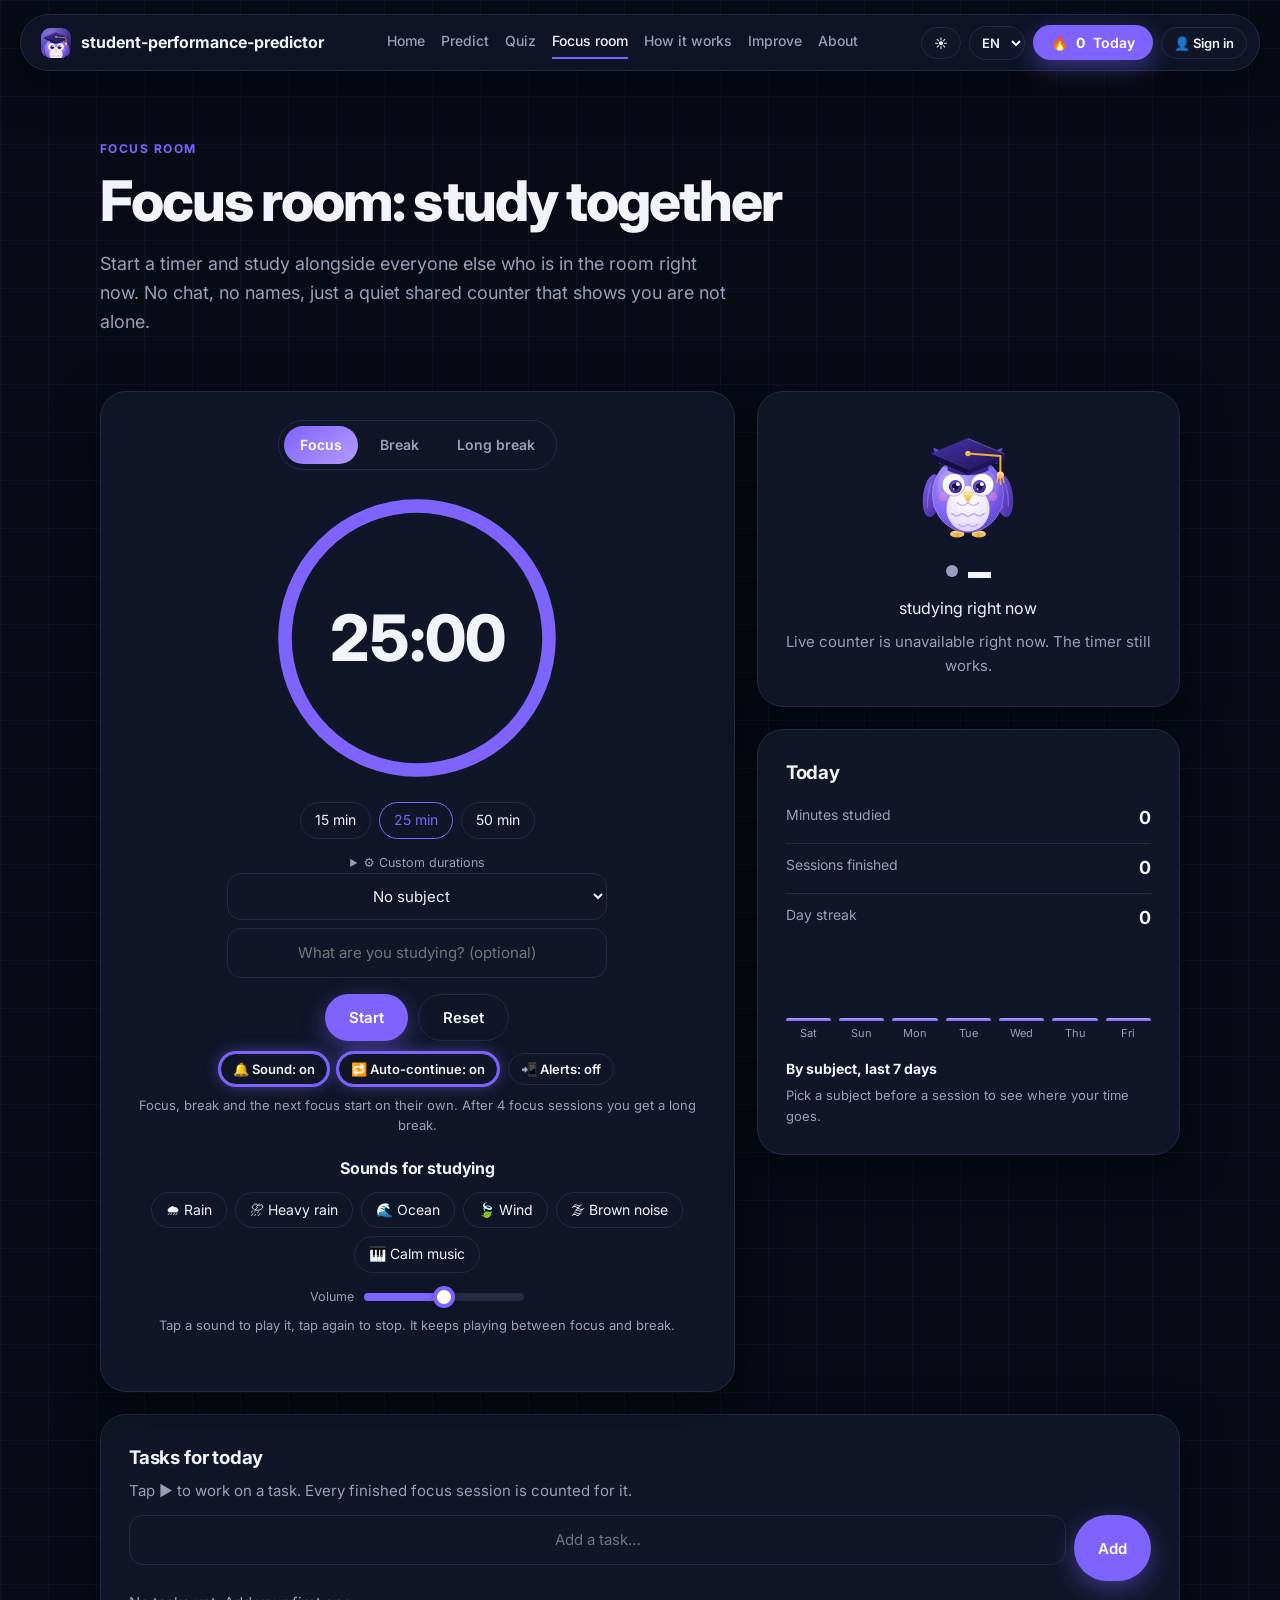
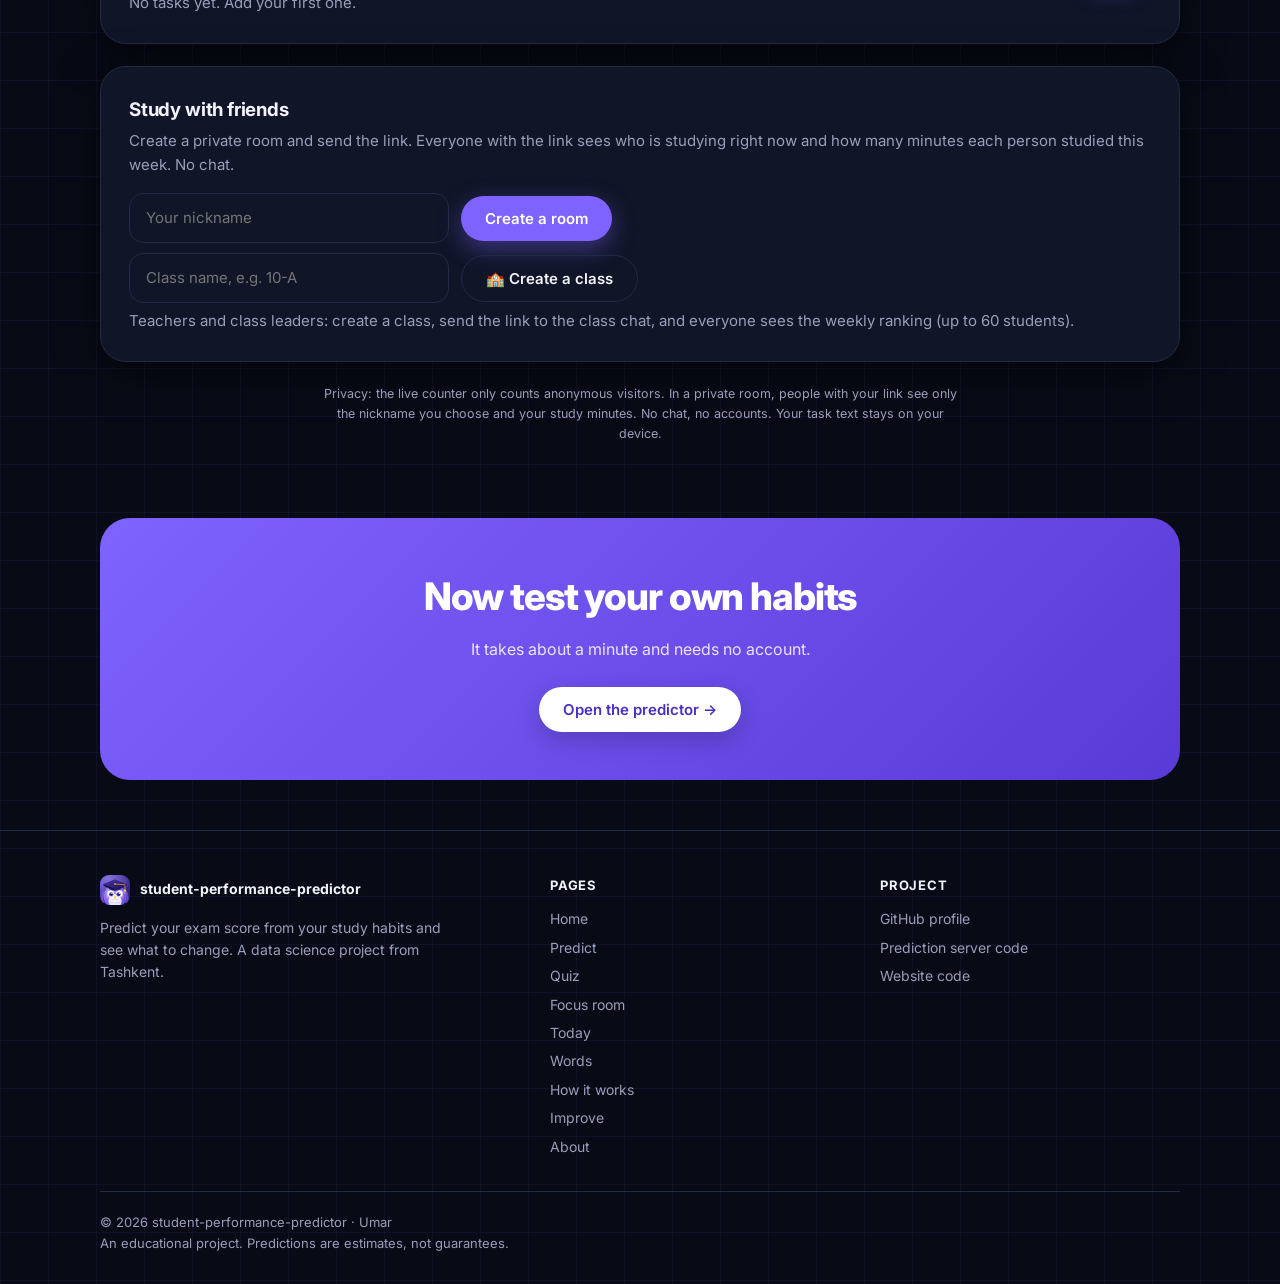
<file: focus.html>
<!doctype html>
<html lang="ru" data-theme="dark">
<head>
<meta charset="utf-8">
<meta name="viewport" content="width=device-width,initial-scale=1">
<meta name="theme-color" content="#6c47e8">
<link rel="manifest" href="/manifest.json">
<title>Focus room | student-performance-predictor</title>
<meta name="description" content="Study together: a Pomodoro focus timer with a live counter of how many people are studying right now. Anonymous, no accounts.">
<meta property="og:title" content="Focus room: study together">
<meta property="og:description" content="A focus timer with a live counter of people studying right now.">
<meta property="og:type" content="website">
<meta property="og:site_name" content="student-performance-predictor">
<meta property="og:url" content="https://www.studentpp.uz/focus">
<meta property="og:image" content="https://www.studentpp.uz/og.png">
<meta property="og:image:width" content="1200">
<meta property="og:image:height" content="630">
<meta name="twitter:card" content="summary_large_image">
<meta name="twitter:image" content="https://www.studentpp.uz/og.png">
<link rel="canonical" href="https://www.studentpp.uz/focus">
<link rel="icon" type="image/svg+xml" href="/favicon.svg">
<link rel="icon" type="image/png" sizes="32x32" href="/favicon-32.png">
<link rel="apple-touch-icon" href="/apple-touch-icon.png">
<script>try{document.documentElement.setAttribute("data-theme",localStorage.getItem("theme")||"dark")}catch(e){}</script>
<link rel="preconnect" href="https://fonts.googleapis.com">
<link href="https://fonts.googleapis.com/css2?family=Inter:wght@400;500;600;700;800&display=swap" rel="stylesheet">
<link rel="stylesheet" href="/style.css">
<style>
#fxAmb,#fxDurs{flex-wrap:wrap;justify-content:center;max-width:100%}
#fxAmb button{flex:0 0 auto}
.tk-row{display:flex;align-items:center;gap:10px;padding:10px 0;border-top:1px solid var(--line)}
.tk-row:first-child{border-top:0}
.tk-row .tx{flex:1;min-width:0;word-break:break-word}
.tk-row.done .tx{text-decoration:line-through;color:var(--muted)}
.tk-row.cur{background:rgba(139,108,255,.12);border-radius:12px;padding-left:8px;padding-right:8px}
.tk-row button{border:1px solid var(--line);background:var(--surface);color:var(--text);border-radius:10px;width:36px;height:36px;cursor:pointer;font-size:15px;flex:none}
.tk-row button.go.on{border-color:var(--brand);box-shadow:0 0 0 2px var(--brand)}
.tk-row .ses{color:var(--muted);font-size:13px;white-space:nowrap}
#fxSubjRow.show{display:flex!important}
#fxSnd,#fxAuto,#fxNotif{transition:box-shadow .2s,border-color .2s,color .2s}
#fxSnd.on,#fxAuto.on,#fxNotif.on{border-color:var(--brand);color:var(--text);box-shadow:0 0 0 2px var(--brand),0 0 16px rgba(139,108,255,.55)}
</style>
</head>
<body>
<nav id="nav"></nav>

<main class="wrap">
  <div class="phead">
    <span class="crumb" data-i18n="crumb"></span>
    <h1 data-i18n="fx_title"></h1>
    <p class="lead" data-i18n="fx_lead"></p>
  </div>

  <section>
    <div class="fx-grid">
      <div class="card fx-main">
        <div class="fx-modes" id="fxModes"></div>
        <div class="fx-ringwrap">
          <svg class="fx-ring" viewBox="0 0 200 200" aria-hidden="true"><circle class="bg" cx="100" cy="100" r="88"/><circle class="fg" id="fxArc" cx="100" cy="100" r="88"/></svg>
          <div class="fx-time" id="fxTime" role="timer" aria-live="off">25:00</div>
        </div>
        <div class="fx-durs" id="fxDurs"></div>
        <details class="fx-cust" id="fxCust" style="margin:10px 0 0;text-align:center">
          <summary class="note" id="fxCustT" style="cursor:pointer;margin:0"></summary>
          <div style="display:flex;gap:10px;justify-content:center;flex-wrap:wrap;margin-top:10px">
            <label class="note" style="margin:0"><span id="fxCfL"></span><br><input class="fx-task" id="fxCf" type="number" min="1" max="180" style="width:84px;text-align:center"></label>
            <label class="note" style="margin:0"><span id="fxCsL"></span><br><input class="fx-task" id="fxCs" type="number" min="1" max="60" style="width:84px;text-align:center"></label>
            <label class="note" style="margin:0"><span id="fxClL"></span><br><input class="fx-task" id="fxCl" type="number" min="1" max="90" style="width:84px;text-align:center"></label>
          </div>
        </details>
        <select class="fx-task" id="fxSubj" aria-label="subject" style="margin-bottom:8px"></select>
        <div id="fxSubjRow" hidden style="display:none;gap:8px;justify-content:center;margin-bottom:8px">
          <input class="fx-task" id="fxSubjNew" maxlength="20" style="max-width:220px">
          <button class="btn small" id="fxSubjOk"></button>
        </div>
        <input class="fx-task" id="fxTask" maxlength="60" data-ph="fx_task" autocomplete="off">
        <div class="fx-btns">
          <button class="btn" id="fxGo"></button>
          <button class="btn ghost" id="fxReset"></button>
        </div>
        <div class="fx-btns" style="margin-top:12px"><button class="chip" id="fxSnd"></button><button class="chip" id="fxAuto"></button><button class="chip" id="fxNotif"></button></div>
        <p class="note" id="fxAutoHint" style="margin:10px 0 0;font-size:13px"></p>
        <div class="fx-amb" style="margin-top:20px">
          <h3 id="fxAmbT" style="margin:0 0 10px;font-size:16px"></h3>
          <div class="fx-durs" id="fxAmb"></div>
          <label class="note" style="display:flex;gap:10px;align-items:center;justify-content:center;margin:12px 0 0"><span id="fxVolT"></span><input type="range" id="fxVol" min="0" max="100" style="width:160px"></label>
          <p class="note" id="fxAmbHint" style="margin:8px 0 0;font-size:13px"></p>
        </div>
        <p class="fx-msg" id="fxMsg" aria-live="polite"></p>
      </div>
      <div class="fx-side">
        <div class="card fx-live">
          <div class="fx-mascot" id="fxMas"></div>
          <div class="fx-livenum"><span class="dot off" id="fxDot"></span><span id="fxLive">–</span></div>
          <div data-i18n="fx_live"></div>
          <p class="note" id="fxIn" style="margin:8px 0 0"></p>
          <p class="note" id="fxNet" style="margin:6px 0 0"></p>
        </div>
        <div class="card fx-stats">
          <h3 style="margin:0 0 6px" data-i18n="fx_today"></h3>
          <div class="row"><span data-i18n="fx_min"></span><b id="stMin">0</b></div>
          <div class="row"><span data-i18n="fx_sessions"></span><b id="stSes">0</b></div>
          <div class="row"><span data-i18n="fx_streak"></span><b id="stStr">0</b></div>
          <div class="fx-bars" id="stBars"></div>
          <h4 id="stSubjT" style="margin:16px 0 4px;font-size:14px"></h4>
          <div id="stSubj"></div>
        </div>
      </div>
    </div>
    <div class="card" id="tk" style="margin-top:22px">
      <h3 id="tkT" style="margin:0 0 6px"></h3>
      <p class="note" id="tkHint" style="margin:0 0 12px"></p>
      <div style="display:flex;gap:8px;flex-wrap:wrap;margin-bottom:10px">
        <input class="fx-task" id="tkNew" maxlength="60" style="flex:1 1 200px;max-width:none;min-width:0">
        <button class="btn" id="tkAdd"></button>
      </div>
      <div id="tkList"></div>
    </div>

    <div class="card tm" id="tm" style="margin-top:22px">
      <div class="tm-head">
        <div>
          <h3 style="margin:0 0 4px" data-i18n="tm_title"></h3>
          <p class="note" style="margin:0" id="tmLead"></p>
        </div>
      </div>
      <div id="tmBody"></div>
    </div>
    <p class="note" style="text-align:center;max-width:640px;margin:22px auto 0" data-i18n="fx_priv"></p>
  </section>

  <div class="band">
    <h2 data-i18n="go_t"></h2>
    <p data-i18n="go_d"></p>
    <a class="btn white" href="/predict" data-i18n="go_b"></a>
  </div>
</main>

<footer id="foot"></footer>

<script>
/* Shared: dictionary, layout (nav + footer), theme, language */
(function () {
  var API = "https://student-performance-predictor-bas2.onrender.com";
  window.API = API;

  /* activity log (streak, points) kept on this device only */
  window.actKey = function (d) { d = d || new Date(); return d.getFullYear() + "-" + ("0" + (d.getMonth() + 1)).slice(-2) + "-" + ("0" + d.getDate()).slice(-2); };
  window.actLoad = function () { try { var a = JSON.parse(localStorage.getItem("act") || "null"); if (a && a.days) return a; } catch (e) {} return { days: {}, xp: 0 }; };
  window.actDone = function (day) { return !!day && ((day.focus || 0) + (day.quiz || 0) + (day.pred || 0) + (day.ch || 0) + (day.cards || 0)) > 0; };
  window.actStreak = function () {
    var a = window.actLoad(), d = new Date(), n = 0;
    if (!window.actDone(a.days[window.actKey(d)])) d.setDate(d.getDate() - 1);
    while (window.actDone(a.days[window.actKey(d)])) { n++; d.setDate(d.getDate() - 1); }
    return n;
  };
  window.recordAct = function (kind, xp) {
    try {
      var a = window.actLoad(), k = window.actKey(), day = a.days[k] || (a.days[k] = { xp: 0 });
      var caps = { focus: 4, quiz: 1, pred: 3, ch: 1, cards: 1 };
      day[kind] = (day[kind] || 0) + 1;
      if (day[kind] <= (caps[kind] || 1)) { day.xp = (day.xp || 0) + xp; a.xp = (a.xp || 0) + xp; }
      localStorage.setItem("act", JSON.stringify(a));
    } catch (e) {}
  };

  window.T = {
    en: {
      n_home: "Home", n_pred: "Predict", n_how: "How it works", n_imp: "Improve", n_about: "About", n_cta: "Analyze", n_quiz: "Quiz", n_today: "Today", n_focus: "Focus room", n_cards: "Words", install: "Install app",
      ft_tag: "Predict your exam score from your study habits and see what to change. A data science project from Tashkent.",
      ft_pages: "PAGES", ft_proj: "PROJECT", ft_gh: "GitHub profile", ft_code: "Prediction server code", ft_web: "Website code",
      ft_note: "An educational project. Predictions are estimates, not guarantees.",
      lv_excellent: "Excellent", lv_verygood: "Very Good", lv_dev: "Developing", lv_need: "Needs Improvement",
      o_Low: "Low", o_Medium: "Medium", o_High: "High", o_Yes: "Yes", o_No: "No",
      o_Positive: "Positive", o_Neutral: "Neutral", o_Negative: "Negative", o_Near: "Near", o_Moderate: "Moderate", o_Far: "Far",
      u_h: "h", u_d: "days"
    },
    ru: {
      n_home: "Главная", n_pred: "Прогноз", n_how: "Как это работает", n_imp: "Улучшить", n_about: "О проекте", n_cta: "Анализировать", n_quiz: "Квиз", n_today: "Сегодня", n_focus: "Комната фокуса", n_cards: "Слова", install: "Установить приложение",
      ft_tag: "Прогнозируйте экзаменационный балл по учебным привычкам и узнайте, что менять. Проект по data science из Ташкента.",
      ft_pages: "СТРАНИЦЫ", ft_proj: "ПРОЕКТ", ft_gh: "Профиль GitHub", ft_code: "Код сервера прогноза", ft_web: "Код сайта",
      ft_note: "Учебный проект. Прогнозы приблизительные и не гарантируют результат.",
      lv_excellent: "Отлично", lv_verygood: "Очень хорошо", lv_dev: "Развивается", lv_need: "Нужно улучшить",
      o_Low: "Низкий", o_Medium: "Средний", o_High: "Высокий", o_Yes: "Да", o_No: "Нет",
      o_Positive: "Положит.", o_Neutral: "Нейтр.", o_Negative: "Отрицат.", o_Near: "Близко", o_Moderate: "Средне", o_Far: "Далеко",
      u_h: "ч", u_d: "дн."
    }
  };

  window.T.uz = {
  "n_home": "Bosh sahifa",
  "n_pred": "Bashorat",
  "n_how": "Qanday ishlaydi",
  "n_imp": "Yaxshilash",
  "n_about": "Loyiha haqida",
  "n_cta": "Tahlil qilish",
  "n_quiz": "Viktorina",
  "n_today": "Bugun",
  "n_focus": "Fokus xonasi",
  "n_cards": "So'zlar",
  "install": "Ilovani o'rnatish",
  "ft_tag": "O'quv odatlaringiz asosida imtihon balingizni bashorat qiling va nimani o'zgartirish kerakligini bilib oling. Toshkentdan data science loyihasi.",
  "ft_pages": "SAHIFALAR",
  "ft_proj": "LOYIHA",
  "ft_gh": "GitHub profili",
  "ft_code": "Bashorat serveri kodi",
  "ft_web": "Sayt kodi",
  "ft_note": "O'quv loyihasi. Bashoratlar taxminiy bo'lib, natijani kafolatlamaydi.",
  "lv_excellent": "A'lo",
  "lv_verygood": "Juda yaxshi",
  "lv_dev": "Rivojlanmoqda",
  "lv_need": "Yaxshilash kerak",
  "o_Low": "Past",
  "o_Medium": "O'rta",
  "o_High": "Yuqori",
  "o_Yes": "Ha",
  "o_No": "Yo'q",
  "o_Positive": "Ijobiy",
  "o_Neutral": "Neytral",
  "o_Negative": "Salbiy",
  "o_Near": "Yaqin",
  "o_Moderate": "O'rtacha",
  "o_Far": "Uzoq",
  "u_h": "soat",
  "u_d": "kun"
};

  var lang = "ru";
  try {
    var sl = localStorage.getItem("lang");
    var nl = (navigator.language || "").slice(0, 2);
    lang = (sl === "ru" || sl === "en" || sl === "uz") ? sl : (nl === "ru" ? "ru" : nl === "uz" ? "uz" : "en");
  } catch (e) {}

  window.getLang = function () { return lang; };
  window.t = function (k) {
    var d = window.T[lang];
    if (d[k] !== undefined) return d[k];
    if (window.T.en[k] !== undefined) return window.T.en[k];
    return k;
  };
  window.$ = function (s) { return document.querySelector(s); };

  window.mascot = function (mood) {
    var think = mood === "think", cheer = mood === "cheer";
    var u = "m" + (window._mid = (window._mid || 0) + 1);
    var px = think ? [73, 104, 113, 104] : [79, 111, 119, 111];
    var lw = cheer ? 62 : 8, rw = cheer ? -62 : -8;
    var eye = function (cx, cy, ox, oy) {
      return '<circle cx="' + cx + '" cy="' + cy + '" r="19" fill="url(#' + u + 's)" stroke="rgba(60,30,140,.28)" stroke-width="1.5"/>' +
        '<circle cx="' + ox + '" cy="' + oy + '" r="11" fill="url(#' + u + 'i)"/>' +
        '<circle cx="' + ox + '" cy="' + oy + '" r="5.5" fill="#120a38"/>' +
        '<circle cx="' + (ox + 4) + '" cy="' + (oy - 4) + '" r="3.2" fill="#fff"/><circle cx="' + (ox - 3) + '" cy="' + (oy + 4) + '" r="1.5" fill="#fff" opacity=".7"/>' +
        '<ellipse class="lid" cx="' + cx + '" cy="' + cy + '" rx="19.6" ry="19.6" fill="#7b5cf0"/>';
    };
    var wing = function (cx, rot, ox, oy) {
      return '<g transform="rotate(' + rot + ' ' + ox + ' ' + oy + ')"><ellipse cx="' + cx + '" cy="128" rx="15" ry="36" fill="url(#' + u + 'w)"/>' +
        '<path d="M' + (cx - 5) + ' 108q-3 20 0 40M' + (cx + 5) + ' 110q3 20 0 36" stroke="rgba(255,255,255,.2)" stroke-width="2.4" fill="none" stroke-linecap="round"/></g>';
    };
    return '<svg class="mascot" viewBox="0 0 200 200" role="img" aria-label="Sovi">' +
      '<defs>' +
      '<radialGradient id="' + u + 'b" cx=".35" cy=".28" r=".9"><stop offset="0" stop-color="#ab94ff"/><stop offset=".55" stop-color="#8265f5"/><stop offset="1" stop-color="#5638c4"/></radialGradient>' +
      '<linearGradient id="' + u + 'w" x1="0" y1="0" x2="1" y2="1"><stop offset="0" stop-color="#7e5ff0"/><stop offset="1" stop-color="#43299f"/></linearGradient>' +
      '<radialGradient id="' + u + 'v" cx=".5" cy=".3" r=".85"><stop offset="0" stop-color="#fff"/><stop offset=".6" stop-color="#ece4ff"/><stop offset="1" stop-color="#cbbcfb"/></radialGradient>' +
      '<linearGradient id="' + u + 'g" x1="0" y1="0" x2="0" y2="1"><stop offset="0" stop-color="#ffe493"/><stop offset="1" stop-color="#f2b035"/></linearGradient>' +
      '<radialGradient id="' + u + 'i" cx=".4" cy=".35" r=".8"><stop offset="0" stop-color="#7c5cf0"/><stop offset="1" stop-color="#2a1a6e"/></radialGradient>' +
      '<radialGradient id="' + u + 's" cx=".5" cy=".4" r=".7"><stop offset=".6" stop-color="#fff"/><stop offset="1" stop-color="#e3dbff"/></radialGradient>' +
      '<linearGradient id="' + u + 'c" x1="0" y1="0" x2="1" y2="1"><stop offset="0" stop-color="#4a36ad"/><stop offset="1" stop-color="#1c1250"/></linearGradient>' +
      '<radialGradient id="' + u + 'h" cx=".5" cy=".5" r=".5"><stop offset="0" stop-color="rgba(20,10,60,.42)"/><stop offset="1" stop-color="rgba(20,10,60,0)"/></radialGradient>' +
      "</defs>" +
      '<ellipse cx="100" cy="194" rx="56" ry="8" fill="url(#' + u + 'h)"/>' +
      wing(44, lw, 56, 100) + wing(156, rw, 144, 100) +
      '<ellipse cx="82" cy="190" rx="12" ry="6" fill="url(#' + u + 'g)"/><ellipse cx="118" cy="190" rx="12" ry="6" fill="url(#' + u + 'g)"/>' +
      '<path d="M76 190h12M82 186v8M112 190h12M118 186v8" stroke="rgba(150,90,10,.35)" stroke-width="1.6" stroke-linecap="round"/>' +
      '<ellipse cx="100" cy="124" rx="60" ry="64" fill="url(#' + u + 'b)"/>' +
      '<ellipse cx="76" cy="98" rx="24" ry="34" fill="#fff" opacity=".07" transform="rotate(-18 76 98)"/>' +
      '<ellipse cx="100" cy="124" rx="59" ry="63" fill="none" stroke="rgba(255,255,255,.2)" stroke-width="1.6"/>' +
      '<ellipse cx="100" cy="148" rx="36" ry="38" fill="url(#' + u + 'v)"/>' +
      '<path d="M82 138q9 9 18 0M100 138q9 9 18 0M91 156q9 9 18 0M73 156q8 8 16 0M111 156q8 8 16 0M100 174q8 7 16 0M84 174q8 7 16 0" stroke="#bfaefc" stroke-width="2.6" fill="none" stroke-linecap="round"/>' +
      '<g class="head">' +
      '<path d="M52 74L42 46l32 14z" fill="#6a4dd6"/><path d="M148 74l10-28-32 14z" fill="#6a4dd6"/>' +
      '<ellipse cx="100" cy="110" rx="52" ry="34" fill="#fff" opacity=".1"/>' +
      eye(76, 108, px[0], px[1]) + eye(124, 108, px[2], px[3]) +
      (cheer || !think ? '<circle cx="58" cy="128" r="7" fill="#ff8fc1" opacity=".4"/><circle cx="142" cy="128" r="7" fill="#ff8fc1" opacity=".4"/>' : "") +
      (think ? '<path d="M106 88q14-8 28 0" stroke="#2b1b6b" stroke-width="4" fill="none" stroke-linecap="round"/>' : "") +
      '<path d="M90 121q10-5 20 0L100 139z" fill="url(#' + u + 'g)"/><path d="M95 124q5-2 10 0" stroke="#fff" stroke-opacity=".6" stroke-width="2" fill="none" stroke-linecap="round"/>' +
      '<ellipse cx="100" cy="72" rx="54" ry="9" fill="rgba(10,5,40,.3)"/>' +
      '<path d="M66 68V84Q100 100 134 84V68L100 82z" fill="#33238a"/>' +
      '<polygon points="38,56 100,82 100,91 38,65" fill="#150d3d"/><polygon points="162,56 100,82 100,91 162,65" fill="#20145a"/>' +
      '<polygon points="100,30 162,56 100,82 38,56" fill="url(#' + u + 'c)"/>' +
      '<path d="M100 31L160 56" stroke="rgba(255,255,255,.22)" stroke-width="1.6" stroke-linecap="round"/>' +
      '<circle cx="100" cy="56" r="4.5" fill="url(#' + u + 'g)"/>' +
      '<path d="M100 56L154 60V88" stroke="#f2b035" stroke-width="3.4" fill="none" stroke-linecap="round" stroke-linejoin="round"/>' +
      '<circle cx="154" cy="92" r="6" fill="url(#' + u + 'g)"/><path d="M150 96l-2 8M154 98v9M158 96l2 8" stroke="#f2b035" stroke-width="2.4" stroke-linecap="round"/>' +
      "</g>" +
      (cheer ? '<path class="tw" d="M28 44l3 8 8 3-8 3-3 8-3-8-8-3 8-3z" fill="#ffd166"/><path class="tw" style="animation-delay:.5s" d="M176 30l2 6 6 2-6 2-2 6-2-6-6-2 6-2z" fill="#ffd166"/>' : "") +
      (think ? '<text x="170" y="48" font-size="34" font-weight="800" fill="#ffd166" font-family="Inter,Arial,sans-serif">?</text>' : "") +
      "</svg>";
  };

  function buildLayout() {
    var nav = document.getElementById("nav");
    if (nav) {
      nav.innerHTML =
        '<a class="logo" href="/"><img src="/favicon.svg" alt="" width="30" height="30"><span>student-performance-predictor</span></a>' +
        '<div class="links" id="links">' +
        '<a href="/" data-i18n="n_home"></a>' +
        '<a href="/predict" data-i18n="n_pred"></a>' +
        '<a href="/quiz" data-i18n="n_quiz"></a><a href="/focus" data-i18n="n_focus"></a><a class="only-m" href="/today" data-i18n="n_today"></a><a class="only-m" href="/cards" data-i18n="n_cards"></a>' +
        '<a href="/how-it-works" data-i18n="n_how"></a>' +
        '<a href="/improve" data-i18n="n_imp"></a>' +
        '<a href="/about" data-i18n="n_about"></a></div>' +
        '<div class="tools">' +
        '<button class="chip" id="theme" aria-label="Theme"></button>' +
        '<select class="chip" id="lang" aria-label="Language"><option value="ru">RU</option><option value="en">EN</option><option value="uz">UZ</option></select>' +
        '<a class="btn small" href="/today" aria-label="Today">🔥 <b id="navStreak">0</b> <span data-i18n="n_today"></span></a>' +
        '<button class="chip burger" id="burger" aria-label="Menu">☰</button></div>';
      var path = location.pathname.replace(/\.html$/, "").replace(/\/+$/, "") || "/";
      nav.querySelectorAll(".links a").forEach(function (a) {
        if (a.getAttribute("href") === path) a.classList.add("cur");
      });
    }
    var foot = document.getElementById("foot");
    if (foot) {
      foot.innerHTML =
        '<div class="wrap"><div class="foot-grid">' +
        '<div><a class="logo" href="/" style="padding:0"><img src="/favicon.svg" alt="" width="30" height="30"><span style="display:inline">student-performance-predictor</span></a>' +
        '<p style="margin-top:12px;max-width:360px" data-i18n="ft_tag"></p></div>' +
        '<div><h5 data-i18n="ft_pages"></h5>' +
        '<a href="/" data-i18n="n_home"></a><a href="/predict" data-i18n="n_pred"></a>' +
        '<a href="/quiz" data-i18n="n_quiz"></a><a href="/focus" data-i18n="n_focus"></a><a href="/today" data-i18n="n_today"></a><a href="/cards" data-i18n="n_cards"></a><a href="/how-it-works" data-i18n="n_how"></a><a href="/improve" data-i18n="n_imp"></a>' +
        '<a href="/about" data-i18n="n_about"></a></div>' +
        '<div><h5 data-i18n="ft_proj"></h5>' +
        '<a href="https://github.com/umarkhodjaev-hash" target="_blank" rel="noopener" data-i18n="ft_gh"></a>' +
        '<a href="https://github.com/umarkhodjaev-hash/student-performance-predictor" target="_blank" rel="noopener" data-i18n="ft_code"></a>' +
        '<a href="https://github.com/umarkhodjaev-hash/student-performance-web" target="_blank" rel="noopener" data-i18n="ft_web"></a></div>' +
        '</div><div class="copy">© <span id="yr"></span> student-performance-predictor · Umar<br><span data-i18n="ft_note"></span><br><button class="chip" id="install" hidden data-i18n="install" style="margin-top:12px"></button></div></div>';
      var y = document.getElementById("yr");
      if (y) y.textContent = new Date().getFullYear();
    }
  }

  function applyLang() {
    document.documentElement.lang = lang;
    var d = window.T[lang];
    if (d.doc_title) document.title = d.doc_title;
    document.querySelectorAll("[data-i18n]").forEach(function (e) { e.textContent = window.t(e.getAttribute("data-i18n")); });
    document.querySelectorAll("[data-mascot]").forEach(function (e) { e.innerHTML = window.mascot(e.getAttribute("data-mascot")); });
    var ns = document.getElementById("navStreak");
    if (ns) ns.textContent = window.actStreak();
    var lb = document.getElementById("lang");
    if (lb) lb.value = lang;
    if (window.onLang) window.onLang();
  }
  window.applyLang = applyLang;

  function setTheme(m) {
    document.documentElement.setAttribute("data-theme", m);
    var b = document.getElementById("theme");
    if (b) b.textContent = m === "dark" ? "☀️" : "🌙";
    try { localStorage.setItem("theme", m); } catch (e) {}
  }

  document.addEventListener("DOMContentLoaded", function () {
    buildLayout();
    var saved = null;
    try { saved = localStorage.getItem("theme"); } catch (e) {}
    setTheme(saved || "dark");
    document.getElementById("theme").onclick = function () {
      setTheme(document.documentElement.getAttribute("data-theme") === "dark" ? "light" : "dark");
    };
    document.getElementById("lang").onchange = function () {
      lang = this.value;
      try { localStorage.setItem("lang", lang); } catch (e) {}
      applyLang();
    };
    document.getElementById("burger").onclick = function () {
      document.getElementById("links").classList.toggle("open");
    };
    applyLang();
    /* wake the free Render server in the background */
    try { fetch(API + "/robots.txt", { mode: "no-cors" }).catch(function () {}); } catch (e) {}
  });
})();

</script>
<script>
Object.assign(T.en, {
  "tm_title": "Study with friends",
  "tm_lead": "Create a private room and send the link. Everyone with the link sees who is studying right now and how many minutes each person studied this week. No chat.",
  "tm_lead_in": "Everyone with this link can join and see your nickname and minutes. Only share it with people you trust.",
  "tm_invited": "You were invited to a study room",
  "tm_name": "Your nickname", "tm_create": "Create a room", "tm_join": "Join the room",
  "tm_invite": "Invite link", "tm_copy": "Copy link", "tm_copied": "Copied!", "tm_tg": "Send in Telegram", "tm_leave": "Leave the room",
  "tm_members": "In this room", "tm_you": "you", "tm_studying": "studying now", "tm_online": "online", "tm_offline": "offline",
  "tm_today": "today", "tm_week": "this week", "tm_empty": "Waiting for friends. Send them the link.",
  "tm_full": "This room is full (30 people).", "tm_err": "Could not reach the room. It may take a minute for the server to wake up.", "tm_wait": "Connecting to the room…",
  "tm_text": "Study with me: join my study room",
  "tm_create_class": "Create a class",
  "tm_class_name": "Class name, e.g. 10-A",
  "tm_class_hint": "Teachers and class leaders: create a class, send the link to the class chat, and everyone sees the weekly ranking (up to 60 students).",
  "tm_class_total": "Class total this week",
  "tm_students": "Students",
  "tm_class_def": "Class",
  "tm_text_c": "Join our class study room",
  "go_t": "Now test your own habits", "go_d": "It takes about a minute and needs no account.", "go_b": "Open the predictor →",
  "doc_title": "Focus room | student-performance-predictor",
  "crumb": "FOCUS ROOM",
  "fx_title": "Focus room: study together",
  "fx_lead": "Start a timer and study alongside everyone else who is in the room right now. No chat, no names, just a quiet shared counter that shows you are not alone.",
  "fx_live": "studying right now",
  "fx_in": "{n} in the room",
  "fx_conn": "Connecting to the room… the server can take up to a minute to wake up.",
  "fx_off": "Live counter is unavailable right now. The timer still works.",
  "fx_m_focus": "Focus", "fx_m_short": "Break", "fx_m_long": "Long break",
  "fx_start": "Start", "fx_pause": "Pause", "fx_resume": "Resume", "fx_reset": "Reset",
  "fx_task": "What are you studying? (optional)",
  "fx_done": "Session complete! Time for a short break.",
  "fx_bdone": "Break is over. Ready for another round?",
  "fx_going": "Focus. Put the phone away.",
  "fx_today": "Today", "fx_min": "Minutes studied", "fx_sessions": "Sessions finished", "fx_streak": "Day streak",
  "fx_priv": "Privacy: the live counter only counts anonymous visitors. In a private room, people with your link see only the nickname you choose and your study minutes. No chat, no accounts. Your task text stays on your device.",
  "fx_min_u": "min"
});
Object.assign(T.ru, {
  "tm_title": "Учись с друзьями",
  "tm_lead": "Создай закрытую комнату и отправь ссылку. Все, у кого есть ссылка, видят, кто учится прямо сейчас и сколько минут каждый проучился за неделю. Без чата.",
  "tm_lead_in": "Все, у кого есть эта ссылка, могут войти и увидеть твой ник и минуты. Отправляй её только тем, кому доверяешь.",
  "tm_invited": "Тебя пригласили в комнату для учёбы",
  "tm_name": "Твой ник", "tm_create": "Создать комнату", "tm_join": "Войти в комнату",
  "tm_invite": "Ссылка-приглашение", "tm_copy": "Скопировать ссылку", "tm_copied": "Скопировано!", "tm_tg": "Отправить в Telegram", "tm_leave": "Выйти из комнаты",
  "tm_members": "В комнате", "tm_you": "ты", "tm_studying": "учится сейчас", "tm_online": "онлайн", "tm_offline": "не в сети",
  "tm_today": "сегодня", "tm_week": "за неделю", "tm_empty": "Ждём друзей. Отправь им ссылку.",
  "tm_full": "Эта комната заполнена (30 человек).", "tm_err": "Не удалось подключиться к комнате. Серверу может понадобиться минута, чтобы проснуться.", "tm_wait": "Подключаемся к комнате…",
  "tm_text": "Учись со мной: заходи в мою комнату для учёбы",
  "tm_create_class": "Создать класс",
  "tm_class_name": "Название класса, например 10-А",
  "tm_class_hint": "Учителям и старостам: создайте класс, отправьте ссылку в чат класса, и все увидят рейтинг за неделю (до 60 учеников).",
  "tm_class_total": "Всего у класса за неделю",
  "tm_students": "Учеников",
  "tm_class_def": "Класс",
  "tm_text_c": "Заходи в комнату нашего класса для учёбы",
  "go_t": "Теперь проверьте свои привычки", "go_d": "Это займёт около минуты, аккаунт не нужен.", "go_b": "Открыть предиктор →",
  "doc_title": "Комната фокуса | student-performance-predictor",
  "crumb": "КОМНАТА ФОКУСА",
  "fx_title": "Комната фокуса: учимся вместе",
  "fx_lead": "Запусти таймер и занимайся вместе со всеми, кто сейчас в комнате. Без чата и без имён, только тихий общий счётчик, который показывает, что ты не один.",
  "fx_live": "учатся прямо сейчас",
  "fx_in": "в комнате: {n}",
  "fx_conn": "Подключаемся к комнате… серверу может понадобиться до минуты, чтобы проснуться.",
  "fx_off": "Живой счётчик сейчас недоступен. Таймер работает как обычно.",
  "fx_m_focus": "Фокус", "fx_m_short": "Перерыв", "fx_m_long": "Длинный перерыв",
  "fx_start": "Старт", "fx_pause": "Пауза", "fx_resume": "Продолжить", "fx_reset": "Сброс",
  "fx_task": "Что учишь? (необязательно)",
  "fx_done": "Сессия завершена! Время для короткого перерыва.",
  "fx_bdone": "Перерыв закончился. Готов к новому раунду?",
  "fx_going": "Фокус. Убери телефон.",
  "fx_today": "Сегодня", "fx_min": "Минут учёбы", "fx_sessions": "Завершённых сессий", "fx_streak": "Дней подряд",
  "fx_priv": "Приватность: живой счётчик считает только анонимных посетителей. В закрытой комнате люди с твоей ссылкой видят только выбранный тобой ник и минуты учёбы. Без чата и аккаунтов. Текст задачи остаётся на твоём устройстве.",
  "fx_min_u": "мин"
});
Object.assign(T.uz, {
  "tm_title": "Do'stlar bilan o'qing",
  "tm_lead": "Yopiq xona yarating va havolani yuboring. Havolasi borlarning hammasi hozir kim o'qiyotganini va har bir kishi shu hafta necha daqiqa o'qiganini ko'radi. Chat yo'q.",
  "tm_lead_in": "Bu havolasi borlarning hammasi kirib, laqabingiz va daqiqalaringizni ko'ra oladi. Uni faqat ishongan odamlaringizga yuboring.",
  "tm_invited": "Sizni o'qish xonasiga taklif qilishdi",
  "tm_name": "Laqabingiz", "tm_create": "Xona yaratish", "tm_join": "Xonaga kirish",
  "tm_invite": "Taklif havolasi", "tm_copy": "Havolani nusxalash", "tm_copied": "Nusxalandi!", "tm_tg": "Telegramda yuborish", "tm_leave": "Xonadan chiqish",
  "tm_members": "Xonada", "tm_you": "siz", "tm_studying": "hozir o'qiyapti", "tm_online": "onlayn", "tm_offline": "oflayn",
  "tm_today": "bugun", "tm_week": "shu hafta", "tm_empty": "Do'stlar kutilmoqda. Havolani yuboring.",
  "tm_full": "Bu xona to'lgan (30 kishi).", "tm_err": "Xonaga ulanib bo'lmadi. Serverning uyg'onishi bir daqiqa olishi mumkin.", "tm_wait": "Xonaga ulanmoqda…",
  "tm_text": "Men bilan o'qing: o'qish xonamga kiring",
  "tm_create_class": "Sinf yaratish",
  "tm_class_name": "Sinf nomi, masalan 10-A",
  "tm_class_hint": "O'qituvchilar va sinf sardorlari: sinf yarating, havolani sinf chatiga yuboring, hamma haftalik reytingni ko'radi (60 tagacha o'quvchi).",
  "tm_class_total": "Sinfning shu haftadagi jami natijasi",
  "tm_students": "O'quvchilar",
  "tm_class_def": "Sinf",
  "tm_text_c": "Sinfimizning o'qish xonasiga kiring",
  "go_t": "Endi o'z odatlaringizni tekshiring", "go_d": "Taxminan bir daqiqa vaqt oladi, akkaunt shart emas.", "go_b": "Bashoratchini ochish →",
  "doc_title": "Fokus xonasi | student-performance-predictor",
  "crumb": "FOKUS XONASI",
  "fx_title": "Fokus xonasi: birga o'qiymiz",
  "fx_lead": "Taymerni ishga tushiring va hozir xonada bo'lgan hamma bilan birga o'qing. Chat ham, ism ham yo'q, faqat yolg'iz emasligingizni ko'rsatuvchi jim umumiy hisoblagich.",
  "fx_live": "hozir o'qiyapti",
  "fx_in": "xonada: {n}",
  "fx_conn": "Xonaga ulanmoqda… serverning uyg'onishi bir daqiqagacha cho'zilishi mumkin.",
  "fx_off": "Jonli hisoblagich hozir mavjud emas. Taymer odatdagidek ishlaydi.",
  "fx_m_focus": "Fokus", "fx_m_short": "Tanaffus", "fx_m_long": "Uzun tanaffus",
  "fx_start": "Boshlash", "fx_pause": "Pauza", "fx_resume": "Davom etish", "fx_reset": "Qayta boshlash",
  "fx_task": "Nimani o'qiyapsiz? (ixtiyoriy)",
  "fx_done": "Sessiya tugadi! Qisqa tanaffus vaqti.",
  "fx_bdone": "Tanaffus tugadi. Yana bir raundga tayyormisiz?",
  "fx_going": "Fokus. Telefonni chetga qo'ying.",
  "fx_today": "Bugun", "fx_min": "O'qilgan daqiqalar", "fx_sessions": "Tugagan sessiyalar", "fx_streak": "Ketma-ket kunlar",
  "fx_priv": "Maxfiylik: jonli hisoblagich faqat anonim tashrif buyuruvchilarni sanaydi. Yopiq xonada havolangiz borlar faqat siz tanlagan laqab va o'qish daqiqalaringizni ko'radi. Chat va akkaunt yo'q. Vazifa matni qurilmangizda qoladi.",
  "fx_min_u": "daq"
});
</script>
<script>
Object.assign(T.en, {
 "fx_sound_on": "🔔 Sound: on",
 "fx_sound_off": "🔕 Sound: off",
 "fx_auto_on": "🔁 Auto-continue: on",
 "fx_auto_off": "⏸ Auto-continue: off",
 "fx_done_long": "Session complete! Time for a long break.",
 "fx_bdone_auto": "Break is over. Next focus has started.",
 "fx_auto_hint": "Focus, break and the next focus start on their own. After 4 focus sessions you get a long break."
});
Object.assign(T.ru, {
 "fx_sound_on": "🔔 Звук: вкл",
 "fx_sound_off": "🔕 Звук: выкл",
 "fx_auto_on": "🔁 Автопереход: вкл",
 "fx_auto_off": "⏸ Автопереход: выкл",
 "fx_done_long": "Сессия завершена! Время для длинного перерыва.",
 "fx_bdone_auto": "Перерыв закончился. Следующий фокус уже начался.",
 "fx_auto_hint": "Фокус, перерыв и следующий фокус запускаются сами. После 4 фокус-сессий будет длинный перерыв."
});
Object.assign(T.uz, {
 "fx_sound_on": "🔔 Ovoz: yoqilgan",
 "fx_sound_off": "🔕 Ovoz: o'chiq",
 "fx_auto_on": "🔁 Avto-o'tish: yoqilgan",
 "fx_auto_off": "⏸ Avto-o'tish: o'chiq",
 "fx_done_long": "Sessiya tugadi! Uzoq tanaffus vaqti.",
 "fx_bdone_auto": "Tanaffus tugadi. Keyingi fokus boshlandi.",
 "fx_auto_hint": "Fokus, tanaffus va keyingi fokus o'zi boshlanadi. 4 ta fokus sessiyadan keyin uzoq tanaffus bo'ladi."
});
</script>
<script>
Object.assign(T.en, {
 "amb_title": "Sounds for studying",
 "amb_rain": "🌧 Rain",
 "amb_storm": "⛈ Heavy rain",
 "amb_ocean": "🌊 Ocean",
 "amb_wind": "🍃 Wind",
 "amb_brown": "🌫 Brown noise",
 "amb_pad": "🎹 Calm music",
 "amb_vol": "Volume",
 "amb_hint": "Tap a sound to play it, tap again to stop. It keeps playing between focus and break."
});
Object.assign(T.ru, {
 "amb_title": "Звуки для учёбы",
 "amb_rain": "🌧 Дождь",
 "amb_storm": "⛈ Ливень",
 "amb_ocean": "🌊 Океан",
 "amb_wind": "🍃 Ветер",
 "amb_brown": "🌫 Коричневый шум",
 "amb_pad": "🎹 Спокойная музыка",
 "amb_vol": "Громкость",
 "amb_hint": "Нажми на звук, чтобы включить, и ещё раз, чтобы выключить. Он играет и между фокусом и перерывом."
});
Object.assign(T.uz, {
 "amb_title": "O'qish uchun tovushlar",
 "amb_rain": "🌧 Yomg'ir",
 "amb_storm": "⛈ Jala",
 "amb_ocean": "🌊 Okean",
 "amb_wind": "🍃 Shamol",
 "amb_brown": "🌫 Jigarrang shovqin",
 "amb_pad": "🎹 Sokin musiqa",
 "amb_vol": "Ovoz balandligi",
 "amb_hint": "Tovushni yoqish uchun bosing, o'chirish uchun yana bosing. U fokus va tanaffus orasida ham davom etadi."
});
</script>
<script>
Object.assign(T.en, {
 "fx_notif_on": "📲 Alerts: on",
 "fx_notif_off": "📲 Alerts: off",
 "fx_notif_denied": "Notifications are blocked. Allow them in your browser settings for this site.",
 "fx_nf_t": "Focus complete!",
 "fx_nf_b": "Time for a break.",
 "fx_nb_t": "Break is over",
 "fx_nb_b": "Ready for the next focus?",
 "fx_cust_t": "⚙️ Custom durations",
 "fx_cust_f": "Focus",
 "fx_cust_s": "Break",
 "fx_cust_l": "Long break"
});
Object.assign(T.ru, {
 "fx_notif_on": "📲 Уведомления: вкл",
 "fx_notif_off": "📲 Уведомления: выкл",
 "fx_notif_denied": "Уведомления заблокированы. Разреши их для этого сайта в настройках браузера.",
 "fx_nf_t": "Фокус завершён!",
 "fx_nf_b": "Время отдохнуть.",
 "fx_nb_t": "Перерыв закончился",
 "fx_nb_b": "Готов к следующему фокусу?",
 "fx_cust_t": "⚙️ Свои длительности",
 "fx_cust_f": "Фокус",
 "fx_cust_s": "Перерыв",
 "fx_cust_l": "Длинный перерыв"
});
Object.assign(T.uz, {
 "fx_notif_on": "📲 Bildirishnoma: yoqilgan",
 "fx_notif_off": "📲 Bildirishnoma: o'chiq",
 "fx_notif_denied": "Bildirishnomalar bloklangan. Brauzer sozlamalarida bu sayt uchun ruxsat bering.",
 "fx_nf_t": "Fokus tugadi!",
 "fx_nf_b": "Dam olish vaqti.",
 "fx_nb_t": "Tanaffus tugadi",
 "fx_nb_b": "Keyingi fokusga tayyormisiz?",
 "fx_cust_t": "⚙️ O'z davomiyliklarim",
 "fx_cust_f": "Fokus",
 "fx_cust_s": "Tanaffus",
 "fx_cust_l": "Uzun tanaffus"
});
</script>
<script>
Object.assign(T.en, {
 "sj_none": "No subject",
 "sj_math": "Math",
 "sj_eng": "English",
 "sj_phys": "Physics",
 "sj_chem": "Chemistry",
 "sj_bio": "Biology",
 "sj_hist": "History",
 "sj_other": "Other",
 "sj_add": "➕ Add subject…",
 "sj_ph": "Subject name",
 "sj_ok": "Add",
 "sj_stats": "By subject, last 7 days",
 "sj_stats_empty": "Pick a subject before a session to see where your time goes.",
 "tk_title": "Tasks for today",
 "tk_ph": "Add a task…",
 "tk_add": "Add",
 "tk_hint": "Tap ▶ to work on a task. Every finished focus session is counted for it.",
 "tk_empty": "No tasks yet. Add your first one.",
 "tk_cur": "Working on it"
});
Object.assign(T.ru, {
 "sj_none": "Без предмета",
 "sj_math": "Математика",
 "sj_eng": "Английский",
 "sj_phys": "Физика",
 "sj_chem": "Химия",
 "sj_bio": "Биология",
 "sj_hist": "История",
 "sj_other": "Другое",
 "sj_add": "➕ Добавить предмет…",
 "sj_ph": "Название предмета",
 "sj_ok": "Добавить",
 "sj_stats": "По предметам за 7 дней",
 "sj_stats_empty": "Выбери предмет перед сессией, чтобы видеть, куда уходит время.",
 "tk_title": "Задачи на сегодня",
 "tk_ph": "Добавь задачу…",
 "tk_add": "Добавить",
 "tk_hint": "Нажми ▶, чтобы заняться задачей. Каждая завершённая фокус-сессия засчитается на неё.",
 "tk_empty": "Пока нет задач. Добавь первую.",
 "tk_cur": "Делаю сейчас"
});
Object.assign(T.uz, {
 "sj_none": "Fansiz",
 "sj_math": "Matematika",
 "sj_eng": "Ingliz tili",
 "sj_phys": "Fizika",
 "sj_chem": "Kimyo",
 "sj_bio": "Biologiya",
 "sj_hist": "Tarix",
 "sj_other": "Boshqa",
 "sj_add": "➕ Fan qo'shish…",
 "sj_ph": "Fan nomi",
 "sj_ok": "Qo'shish",
 "sj_stats": "Fanlar bo'yicha, 7 kun",
 "sj_stats_empty": "Vaqtingiz qayerga ketayotganini ko'rish uchun sessiyadan oldin fanni tanlang.",
 "tk_title": "Bugungi vazifalar",
 "tk_ph": "Vazifa qo'shing…",
 "tk_add": "Qo'shish",
 "tk_hint": "Vazifa ustida ishlash uchun ▶ ni bosing. Har bir tugagan fokus sessiya unga hisoblanadi.",
 "tk_empty": "Hozircha vazifa yo'q. Birinchisini qo'shing.",
 "tk_cur": "Hozir shu ustida"
});
</script>
<script>
(function () {
  var C = 2 * Math.PI * 88;
  var DUR = { focus: 25 * 60, short: 5 * 60, long: 15 * 60 };
  var mode = "focus", focusMin = 25, running = false, endAt = 0, remain = DUR.focus, mood = "happy", msgKey = "";
  var live = null, total = null, net = "conn", audio = null;
  var optSound = true, optAuto = true;
  try { optSound = localStorage.getItem("fx_sound") !== "0"; optAuto = localStorage.getItem("fx_auto") !== "0"; } catch (e) {}
  var $ = function (id) { return document.getElementById(id); };
  var sid = Math.random().toString(36).slice(2) + Date.now().toString(36);

  function dayKey(d) {
    d = d || new Date();
    return d.getFullYear() + "-" + ("0" + (d.getMonth() + 1)).slice(-2) + "-" + ("0" + d.getDate()).slice(-2);
  }
  function loadStats() {
    try { var s = JSON.parse(localStorage.getItem("fx_stats") || "null"); if (s && s.days && s.ses) return s; } catch (e) {}
    return { days: {}, ses: {} };
  }
  function saveStats() { try { localStorage.setItem("fx_stats", JSON.stringify(stats)); } catch (e) {} }
  var stats = loadStats();
  function clampMin(v, lo, hi, d) { v = Math.round(+v); return v >= lo && v <= hi ? v : d; }
  try {
    var cu = JSON.parse(localStorage.getItem("fx_durs") || "null");
    if (cu) { focusMin = clampMin(cu.f, 1, 180, 25); DUR.focus = focusMin * 60; DUR.short = clampMin(cu.s, 1, 60, 5) * 60; DUR.long = clampMin(cu.l, 1, 90, 15) * 60; remain = DUR.focus; }
    else { var fm = +localStorage.getItem("fx_focusmin"); if (fm === 15 || fm === 25 || fm === 50) { focusMin = fm; DUR.focus = fm * 60; remain = DUR.focus; } }
  } catch (e) {}
  function saveDurs() { try { localStorage.setItem("fx_durs", JSON.stringify({ f: DUR.focus / 60, s: DUR.short / 60, l: DUR.long / 60 })); localStorage.setItem("fx_focusmin", focusMin); } catch (e) {} }
  try { $("fxTask").value = localStorage.getItem("fx_task") || ""; } catch (e) {}

  function fmt(s) { return ("0" + Math.floor(s / 60)).slice(-2) + ":" + ("0" + (s % 60)).slice(-2); }

  function streak() {
    var n = 0, d = new Date();
    if (!(stats.days[dayKey(d)] >= 60)) d.setDate(d.getDate() - 1);
    while (stats.days[dayKey(d)] >= 60) { n++; d.setDate(d.getDate() - 1); }
    return n;
  }

  function renderStats() {
    var k = dayKey();
    $("stMin").textContent = Math.floor((stats.days[k] || 0) / 60);
    $("stSes").textContent = stats.ses[k] || 0;
    $("stStr").textContent = streak();
    var vals = [], labels = [], max = 30 * 60, i, d;
    for (i = 6; i >= 0; i--) {
      d = new Date(); d.setDate(d.getDate() - i);
      var v = stats.days[dayKey(d)] || 0;
      vals.push(v); if (v > max) max = v;
      var lg = { ru: "ru", en: "en", uz: "uz" }[document.documentElement.lang] || "en", w;
      try { w = d.toLocaleDateString(lg, { weekday: "short" }); } catch (e) { w = ["Su", "Mo", "Tu", "We", "Th", "Fr", "Sa"][d.getDay()]; }
      labels.push(w);
    }
    renderSubjStats();
    $("stBars").innerHTML = vals.map(function (v, j) {
      return '<div title="' + Math.floor(v / 60) + " " + t("fx_min_u") + '"><i style="height:' + Math.round(v / max * 70) + 'px"></i>' + labels[j] + "</div>";
    }).join("");
  }

  function renderModes() {
    var h = "";
    ["focus", "short", "long"].forEach(function (m) {
      h += '<button data-m="' + m + '" class="' + (m === mode ? "cur" : "") + '">' + t("fx_m_" + m) + "</button>";
    });
    $("fxModes").innerHTML = h;
    $("fxModes").querySelectorAll("button").forEach(function (b) {
      b.onclick = function () { setMode(b.getAttribute("data-m")); };
    });
    var d = "";
    if (mode === "focus") [15, 25, 50].forEach(function (m) {
      d += '<button data-d="' + m + '" class="' + (m === focusMin ? "cur" : "") + '"' + (running ? " disabled" : "") + ">" + m + " " + t("fx_min_u") + "</button>";
    });
    $("fxDurs").innerHTML = d;
    $("fxDurs").querySelectorAll("button").forEach(function (b) {
      b.onclick = function () {
        if (running) return;
        focusMin = +b.getAttribute("data-d"); DUR.focus = focusMin * 60; remain = DUR.focus;
        saveDurs(); syncCust();
        render();
      };
    });
  }

  function render() {
    renderModes();
    var tot = DUR[mode];
    $("fxArc").style.strokeDasharray = C;
    $("fxArc").style.strokeDashoffset = C * (1 - remain / tot);
    $("fxTime").textContent = fmt(remain);
    var started = remain < tot;
    $("fxGo").textContent = running ? t("fx_pause") : (started ? t("fx_resume") : t("fx_start"));
    $("fxReset").textContent = t("fx_reset");
    $("fxSnd").textContent = t(optSound ? "fx_sound_on" : "fx_sound_off");
    $("fxAuto").textContent = t(optAuto ? "fx_auto_on" : "fx_auto_off");
    $("fxSnd").classList.toggle("on", optSound);
    $("fxAuto").classList.toggle("on", optAuto);
    $("fxAutoHint").textContent = optAuto ? t("fx_auto_hint") : "";
    renderAmb(); renderSubj(); renderTodo();
    $("fxNotif").textContent = t(optNotif ? "fx_notif_on" : "fx_notif_off");
    $("fxNotif").classList.toggle("on", optNotif);
    $("fxCustT").textContent = t("fx_cust_t"); $("fxCfL").textContent = t("fx_cust_f") + " (" + t("fx_min_u") + ")"; $("fxCsL").textContent = t("fx_cust_s") + " (" + t("fx_min_u") + ")"; $("fxClL").textContent = t("fx_cust_l") + " (" + t("fx_min_u") + ")";
    ["fxCf", "fxCs", "fxCl"].forEach(function (id) { $(id).disabled = running; });
    syncWake();
    $("fxMsg").textContent = running && mode === "focus" ? t("fx_going") : (msgKey ? t(msgKey) : "");
    $("fxMas").innerHTML = window.mascot(running && mode === "focus" ? "think" : mood);
    document.title = running ? fmt(remain) + " · " + t("fx_m_" + mode) : t("doc_title");
    renderNet();
    renderStats();
  }

  function renderNet() {
    $("fxLive").textContent = live === null ? "–" : live;
    $("fxDot").className = "dot" + (net === "ok" ? "" : " off");
    $("fxIn").textContent = total === null ? "" : t("fx_in").replace("{n}", total);
    $("fxNet").textContent = net === "conn" ? t("fx_conn") : net === "off" ? t("fx_off") : "";
  }

  function setMode(m) {
    running = false; mode = m; remain = DUR[m]; msgKey = ""; mood = "happy";
    render(); ping();
  }


  /* ---------- keep screen on, alerts, custom durations ---------- */
  var wake = null, wakeWant = false, optNotif = false;
  try { optNotif = localStorage.getItem("fx_notif") === "1" && window.Notification && Notification.permission === "granted"; } catch (e) {}
  function syncWake() {
    var want = running;
    if (want === wakeWant) return;
    wakeWant = want;
    if (want) { reqWake(); }
    else if (wake) { try { wake.release(); } catch (e) {} wake = null; }
  }
  function reqWake() {
    try {
      if (!navigator.wakeLock || wake) return;
      navigator.wakeLock.request("screen").then(function (l) { wake = l; l.addEventListener("release", function () { wake = null; }); }).catch(function () {});
    } catch (e) {}
  }
  document.addEventListener("visibilitychange", function () { if (!document.hidden && wakeWant) reqWake(); });
  function notify(title, body) {
    if (!optNotif || !document.hidden) return;
    try {
      var o = { body: body, icon: "/icon-192.png", badge: "/icon-192.png", tag: "studentpp-timer" };
      if (navigator.serviceWorker && navigator.serviceWorker.getRegistration) {
        navigator.serviceWorker.getRegistration().then(function (r) { if (r && r.showNotification) r.showNotification(title, o); else new Notification(title, o); }).catch(function () { try { new Notification(title, o); } catch (e) {} });
      } else new Notification(title, o);
    } catch (e) {}
  }
  function syncCust() {
    if (!$("fxCf")) return;
    $("fxCf").value = DUR.focus / 60; $("fxCs").value = DUR.short / 60; $("fxCl").value = DUR.long / 60;
  }
  function custInput(id, key, lo, hi) {
    $(id).onchange = function () {
      var v = clampMin(this.value, lo, hi, DUR[key] / 60);
      DUR[key] = v * 60; if (key === "focus") focusMin = v;
      if (!running) remain = DUR[mode];
      saveDurs(); syncCust(); render();
    };
  }
  function unlockAudio() {
    if (!audio) { try { audio = new (window.AudioContext || window.webkitAudioContext)(); } catch (e) {} }
    if (audio && audio.state === "suspended") { try { audio.resume(); } catch (e) {} }
  }
  // notes: [frequency Hz, start offset s, length s]
  var SOUNDS = {
    start: [[523, 0, 0.18], [784, 0.16, 0.28]],
    focusEnd: [[784, 0, 0.3], [988, 0.3, 0.3], [1318, 0.6, 0.6]],
    breakEnd: [[1318, 0, 0.22], [988, 0.24, 0.22], [1318, 0.48, 0.22], [1568, 0.72, 0.5]]
  };

  /* ---------- ambient sounds (generated in the browser, no files) ---------- */
  var AMB_IDS = ["rain", "storm", "ocean", "wind", "brown", "pad"];
  var amb = { id: "", nodes: [], timer: null, master: null, duck: null }, ambVol = 0.5, ambKey = "", NOISE = {};
  try { var av = +localStorage.getItem("fx_ambvol"); if (localStorage.getItem("fx_ambvol") !== null && av >= 0 && av <= 100) ambVol = av / 100; } catch (e) {}
  function noiseBuf(kind) {
    if (NOISE[kind]) return NOISE[kind];
    var len = audio.sampleRate * 8, b = audio.createBuffer(1, len, audio.sampleRate), d = b.getChannelData(0), last = 0, i, w;
    for (i = 0; i < len; i++) {
      w = Math.random() * 2 - 1;
      if (kind === "brown") { last = (last + 0.02 * w) / 1.02; d[i] = last * 3.5; } else d[i] = w;
    }
    return (NOISE[kind] = b);
  }
  function noiseSrc(kind) {
    var n = audio.createBufferSource(); n.buffer = noiseBuf(kind); n.loop = true; n.start(0, Math.random() * 6); amb.nodes.push(n); return n;
  }
  function filt(type, f, q) { var x = audio.createBiquadFilter(); x.type = type; x.frequency.value = f; if (q) x.Q.value = q; return x; }
  function gainN(v) { var g = audio.createGain(); g.gain.value = v; return g; }
  function lfo(rate, depth, target) {
    var o = audio.createOscillator(), g = gainN(depth); o.frequency.value = rate; o.connect(g); g.connect(target); o.start(); amb.nodes.push(o);
  }
  function chain(src, list, out) { var n = src; list.forEach(function (x) { n.connect(x); n = x; }); n.connect(out); }
  function setAmbVol() { if (amb.master) amb.master.gain.setTargetAtTime(ambVol * ambVol * 0.9, audio.currentTime, 0.05); }
  function stopAmb() {
    var nodes = amb.nodes, m = amb.master, timer = amb.timer;
    if (timer) clearInterval(timer);
    if (m) { try { m.gain.setTargetAtTime(0, audio.currentTime, 0.08); } catch (e) {} }
    setTimeout(function () { nodes.forEach(function (n) { try { n.stop(); } catch (e) {} try { n.disconnect(); } catch (e) {} }); if (m) { try { m.disconnect(); } catch (e) {} } }, 400);
    amb = { id: "", nodes: [], timer: null, master: amb.master ? null : null, duck: amb.duck };
  }
  function startAmb(id) {
    unlockAudio(); if (!audio) return;
    if (!amb.duck) { amb.duck = audio.createGain(); amb.duck.connect(audio.destination); }
    var old = amb.id; if (old) stopAmb();
    amb.id = id; amb.nodes = [];
    var m = amb.master = gainN(0); m.connect(amb.duck);
    m.gain.setTargetAtTime(ambVol * ambVol * 0.9, audio.currentTime, 0.4);
    if (id === "rain") {
      chain(noiseSrc("white"), [filt("highpass", 800), filt("lowpass", 7000), gainN(0.45)], m);
    } else if (id === "storm") {
      chain(noiseSrc("white"), [filt("highpass", 250), filt("lowpass", 3500), gainN(0.8)], m);
      chain(noiseSrc("brown"), [filt("lowpass", 180), gainN(0.9)], m);
    } else if (id === "ocean") {
      var g = gainN(0.55); chain(noiseSrc("brown"), [filt("lowpass", 1100)], g); g.connect(m); lfo(0.11, 0.4, g.gain);
    } else if (id === "wind") {
      var f = filt("bandpass", 550, 0.9), g2 = gainN(0.55); noiseSrc("white").connect(f); f.connect(g2); g2.connect(m);
      lfo(0.07, 260, f.frequency); lfo(0.13, 0.25, g2.gain);
    } else if (id === "brown") {
      chain(noiseSrc("brown"), [filt("lowpass", 700), gainN(1)], m);
    } else if (id === "pad") {
      var CH = [[130.8, 196, 261.6, 329.6, 392], [110, 164.8, 220, 261.6, 329.6], [87.3, 130.8, 174.6, 261.6, 349.2], [98, 146.8, 196, 293.7, 392]];
      var lp = filt("lowpass", 1100), pg = gainN(0.16); lp.connect(pg); pg.connect(m);
      lfo(0.15, 0.05, pg.gain);
      var oscs = CH[0].map(function (fr, i) {
        var o = audio.createOscillator(); o.type = i % 2 ? "triangle" : "sine"; o.frequency.value = fr; o.connect(lp); o.start(); amb.nodes.push(o); return o;
      }), ci = 0;
      amb.timer = setInterval(function () {
        ci = (ci + 1) % CH.length;
        oscs.forEach(function (o, i) { try { o.frequency.setTargetAtTime(CH[ci][i], audio.currentTime, 2.5); } catch (e) {} });
      }, 11000);
    }
    renderAmb();
  }
  function toggleAmb(id) {
    if (amb.id === id) { stopAmb(); renderAmb(); return; }
    startAmb(id);
    try { localStorage.setItem("fx_amb", id); } catch (e) {}
  }
  function duckAmb() {
    if (!amb.duck || !audio) return;
    var n = audio.currentTime, g = amb.duck.gain;
    try { g.cancelScheduledValues(n); g.setTargetAtTime(0.25, n, 0.05); g.setTargetAtTime(1, n + 2, 0.4); } catch (e) {}
  }
  function renderAmb() {
    var key = amb.id + "|" + t("amb_rain");
    $("fxAmbT").textContent = t("amb_title"); $("fxVolT").textContent = t("amb_vol"); $("fxAmbHint").textContent = t("amb_hint");
    if (key === ambKey && $("fxAmb").children.length) return;
    ambKey = key;
    $("fxAmb").innerHTML = AMB_IDS.map(function (id) { return '<button data-a="' + id + '" class="' + (amb.id === id ? "cur" : "") + '">' + t("amb_" + id) + "</button>"; }).join("");
    $("fxAmb").querySelectorAll("button").forEach(function (b) { b.onclick = function () { toggleAmb(b.getAttribute("data-a")); }; });
  }
  syncCust(); custInput("fxCf", "focus", 1, 180); custInput("fxCs", "short", 1, 60); custInput("fxCl", "long", 1, 90);
  $("fxVol").value = Math.round(ambVol * 100);
  $("fxVol").style.setProperty("--p", $("fxVol").value + "%");
  $("fxVol").oninput = function () {
    ambVol = this.value / 100; setAmbVol();
    this.style.setProperty("--p", this.value + "%");
    try { localStorage.setItem("fx_ambvol", this.value); } catch (e) {}
  };

  function playSound(kind) {
    if (!optSound) return;
    duckAmb();
    try {
      if (navigator.vibrate && kind !== "start") navigator.vibrate([200, 100, 200]);
      if (!audio) return;
      (SOUNDS[kind] || []).forEach(function (n) {
        var o = audio.createOscillator(), g = audio.createGain(), t0 = audio.currentTime + n[1];
        o.type = "sine"; o.frequency.value = n[0];
        g.gain.setValueAtTime(0.0001, t0);
        g.gain.exponentialRampToValueAtTime(0.3, t0 + 0.03);
        g.gain.exponentialRampToValueAtTime(0.0001, t0 + n[2]);
        o.connect(g); g.connect(audio.destination);
        o.start(t0); o.stop(t0 + n[2] + 0.05);
      });
    } catch (e) {}
  }


  /* ---------- subjects and tasks ---------- */
  var SUBJ = ["math", "eng", "phys", "chem", "bio", "hist", "other"];
  function escH(v) { return String(v).replace(/[&<>"']/g, function (c) { return { "&": "&amp;", "<": "&lt;", ">": "&gt;", '"': "&quot;", "'": "&#39;" }[c]; }); }
  function jget(k, d) { try { var v = JSON.parse(localStorage.getItem(k) || "null"); return v === null ? d : v; } catch (e) { return d; } }
  function jset(k, v) { try { localStorage.setItem(k, JSON.stringify(v)); } catch (e) {} }
  var subCustom = jget("fx_subj_list", []), subCur = "", subData = jget("fx_sub", { days: {} }), subKey = "", todo = jget("fx_todo", []), todoCur = "", tkKey = "";
  try { subCur = localStorage.getItem("fx_subj_cur") || ""; todoCur = localStorage.getItem("fx_todo_cur") || ""; } catch (e) {}
  if (!subData || !subData.days) subData = { days: {} };
  // keep unfinished tasks, drop finished tasks from earlier days
  todo = (Array.isArray(todo) ? todo : []).filter(function (x) { return x && x.t && (!x.d || x.day === dayKey()); }).slice(0, 30);
  function subName(id) { return id.indexOf("c:") === 0 ? id.slice(2) : t("sj_" + id); }
  function renderSubj() {
    var key = [t("sj_none"), subCustom.join("|"), subCur, running].join("#");
    if (key === subKey) return; subKey = key;
    var h = '<option value="">' + t("sj_none") + "</option>";
    SUBJ.forEach(function (id) { h += '<option value="' + id + '"' + (subCur === id ? " selected" : "") + ">" + t("sj_" + id) + "</option>"; });
    subCustom.forEach(function (n) { h += '<option value="c:' + escH(n) + '"' + (subCur === "c:" + n ? " selected" : "") + ">" + escH(n) + "</option>"; });
    h += '<option value="__add">' + t("sj_add") + "</option>";
    $("fxSubj").innerHTML = h; $("fxSubj").disabled = running;
    $("fxSubjNew").placeholder = t("sj_ph"); $("fxSubjOk").textContent = t("sj_ok");
  }
  $("fxSubj").onchange = function () {
    if (this.value === "__add") { $("fxSubjRow").classList.add("show"); $("fxSubjNew").focus(); this.value = subCur; return; }
    subCur = this.value; try { localStorage.setItem("fx_subj_cur", subCur); } catch (e) {}
    $("fxSubjRow").classList.remove("show"); subKey = ""; renderSubj();
  };
  $("fxSubjOk").onclick = function () {
    var n = $("fxSubjNew").value.replace(/[\u0000-\u001f<>&"'`|]/g, "").trim().slice(0, 20);
    if (!n) return;
    if (subCustom.indexOf(n) < 0 && subCustom.length < 8) { subCustom.push(n); jset("fx_subj_list", subCustom); }
    subCur = "c:" + n; try { localStorage.setItem("fx_subj_cur", subCur); } catch (e) {}
    $("fxSubjNew").value = ""; $("fxSubjRow").classList.remove("show"); subKey = ""; renderSubj();
  };
  $("fxSubjNew").onkeydown = function (ev) { if (ev.key === "Enter") $("fxSubjOk").click(); };
  function addSubjSeconds(sec) {
    if (!subCur || sec <= 0) return;
    var k = dayKey(), d = subData.days[k] || (subData.days[k] = {});
    d[subCur] = (d[subCur] || 0) + sec; jset("fx_sub", subData);
  }
  function renderSubjStats() {
    $("stSubjT").textContent = t("sj_stats");
    var tot = {}, i, d, k, id;
    for (i = 0; i < 7; i++) {
      d = new Date(); d.setDate(d.getDate() - i); k = subData.days[dayKey(d)] || {};
      for (id in k) tot[id] = (tot[id] || 0) + k[id];
    }
    var rows = Object.keys(tot).map(function (x) { return [x, tot[x]]; }).filter(function (x) { return x[1] >= 30; }).sort(function (a, b) { return b[1] - a[1]; }).slice(0, 6);
    if (!rows.length) { $("stSubj").innerHTML = '<p class="note" style="margin:0;font-size:13px">' + t("sj_stats_empty") + "</p>"; return; }
    $("stSubj").innerHTML = rows.map(function (x) { return '<div class="row"><span>' + escH(subName(x[0])) + "</span><b>" + Math.max(1, Math.round(x[1] / 60)) + " " + t("fx_min_u") + "</b></div>"; }).join("");
  }
  function saveTodo() { jset("fx_todo", todo); }
  function renderTodo() {
    $("tkT").textContent = t("tk_title"); $("tkHint").textContent = t("tk_hint"); $("tkNew").placeholder = t("tk_ph"); $("tkAdd").textContent = t("tk_add");
    var key = t("tk_title") + JSON.stringify(todo) + todoCur;
    if (key === tkKey) return; tkKey = key;
    if (!todo.length) { $("tkList").innerHTML = '<p class="note" style="margin:0">' + t("tk_empty") + "</p>"; return; }
    $("tkList").innerHTML = todo.map(function (x) {
      return '<div class="tk-row' + (x.d ? " done" : "") + (x.id === todoCur ? " cur" : "") + '" data-id="' + x.id + '">' +
        '<button class="ck" aria-label="done">' + (x.d ? "☑" : "☐") + "</button>" +
        '<span class="tx">' + escH(x.t) + "</span>" + (x.n ? '<span class="ses">🍅 ' + x.n + "</span>" : "") +
        (x.d ? "" : '<button class="go' + (x.id === todoCur ? " on" : "") + '" aria-label="' + t("tk_cur") + '">▶</button>') +
        '<button class="rm" aria-label="delete">✕</button></div>';
    }).join("");
    $("tkList").querySelectorAll(".tk-row").forEach(function (r) {
      var id = r.getAttribute("data-id");
      function item() { return todo.filter(function (x) { return x.id === id; })[0]; }
      r.querySelector(".ck").onclick = function () { var x = item(); if (x) { x.d = !x.d; x.day = dayKey(); if (x.d && todoCur === id) setCur(""); saveTodo(); renderTodo(); } };
      var g = r.querySelector(".go"); if (g) g.onclick = function () { var x = item(); if (!x) return; setCur(todoCur === id ? "" : id); if (todoCur) { $("fxTask").value = x.t; try { localStorage.setItem("fx_task", x.t); } catch (e) {} } renderTodo(); };
      r.querySelector(".rm").onclick = function () { todo = todo.filter(function (x) { return x.id !== id; }); if (todoCur === id) setCur(""); saveTodo(); renderTodo(); };
    });
  }
  function setCur(id) { todoCur = id; try { localStorage.setItem("fx_todo_cur", id); } catch (e) {} }
  function todoAdd() {
    var v = $("tkNew").value.replace(/[\u0000-\u001f]/g, "").trim().slice(0, 60);
    if (!v || todo.length >= 30) return;
    todo.push({ id: Date.now().toString(36) + Math.random().toString(36).slice(2, 5), t: v, d: false, n: 0, day: dayKey() });
    $("tkNew").value = ""; saveTodo(); renderTodo();
  }
  $("tkAdd").onclick = todoAdd;
  $("tkNew").onkeydown = function (ev) { if (ev.key === "Enter") todoAdd(); };
  function todoSession() {
    var x = todo.filter(function (y) { return y.id === todoCur && !y.d; })[0];
    if (x) { x.n = (x.n || 0) + 1; saveTodo(); }
  }

  function addSeconds(s) {
    if (s <= 0) return;
    var k = dayKey(); stats.days[k] = (stats.days[k] || 0) + s; saveStats();
    addSubjSeconds(s);
  }

  function complete() {
    running = false;
    if (mode === "focus") {
      var k = dayKey(); stats.ses[k] = (stats.ses[k] || 0) + 1; saveStats();
      if (window.recordAct) recordAct("focus", 25);
      todoSession();
      var longBreak = stats.ses[k] % 4 === 0;
      mode = longBreak ? "long" : "short"; msgKey = longBreak ? "fx_done_long" : "fx_done"; mood = "cheer";
      playSound("focusEnd"); notify(t("fx_nf_t"), t("fx_nf_b"));
    } else {
      mode = "focus"; msgKey = optAuto ? "fx_bdone_auto" : "fx_bdone"; mood = "happy";
      playSound("breakEnd"); notify(t("fx_nb_t"), t("fx_nb_b"));
    }
    remain = DUR[mode];
    if (optAuto) { running = true; endAt = Date.now() + remain * 1000; }
    render(); ping();
  }

  function tick() {
    if (!running) return;
    var rem = Math.max(0, Math.round((endAt - Date.now()) / 1000));
    if (mode === "focus") addSeconds(remain - rem);
    remain = rem;
    if (rem <= 0) { complete(); return; }
    render();
  }

  $("fxGo").onclick = function () {
    unlockAudio();
    if (running) { running = false; }
    else { running = true; endAt = Date.now() + remain * 1000; msgKey = ""; mood = "happy"; playSound("start"); }
    render(); ping();
  };
  $("fxSnd").onclick = function () {
    optSound = !optSound; try { localStorage.setItem("fx_sound", optSound ? "1" : "0"); } catch (e) {}
    unlockAudio(); if (optSound) playSound("start");
    render();
  };
  $("fxNotif").onclick = function () {
    if (optNotif) { optNotif = false; try { localStorage.setItem("fx_notif", "0"); } catch (e) {} render(); return; }
    if (!window.Notification) { msgKey = "fx_notif_denied"; render(); return; }
    var done = function (perm) {
      optNotif = perm === "granted"; try { localStorage.setItem("fx_notif", optNotif ? "1" : "0"); } catch (e) {}
      msgKey = optNotif ? "" : "fx_notif_denied"; render();
    };
    try { var r = Notification.requestPermission(done); if (r && r.then) r.then(done); } catch (e) { done("denied"); }
  };
  $("fxAuto").onclick = function () {
    optAuto = !optAuto; try { localStorage.setItem("fx_auto", optAuto ? "1" : "0"); } catch (e) {}
    render();
  };
  $("fxReset").onclick = function () {
    running = false; remain = DUR[mode]; msgKey = ""; mood = "happy"; render(); ping();
  };
  $("fxTask").oninput = function () { try { localStorage.setItem("fx_task", this.value); } catch (e) {} };

  function ping() {
    teamPing();
    var studying = running && mode === "focus";
    if (document.hidden && !studying) return;
    try {
      fetch(window.API + "/api/room/ping", {
        method: "POST",
        headers: { "Content-Type": "application/json" },
        body: JSON.stringify({ sid: sid, studying: studying })
      }).then(function (r) { if (!r.ok) throw new Error("bad"); return r.json(); })
        .then(function (d) { live = d.studying; total = d.total; net = "ok"; renderNet(); })
        .catch(function () { net = "off"; renderNet(); });
    } catch (e) { net = "off"; renderNet(); }
  }


  /* ---------- private study room by link ---------- */
  var TEAM_ALPHA = "abcdefghjkmnpqrstuvwxyz23456789";
  var team = null, teamInfo = null, teamMembers = null, teamErr = "", invite = null, copyMsg = false;
  try { team = JSON.parse(localStorage.getItem("fx_team") || "null"); if (team && !/^[a-z0-9]{4,12}$/.test(team.code || "")) team = null; } catch (e) { team = null; }
  try { var qm = /[?&]room=([a-zA-Z0-9]{4,12})/.exec(location.search); if (qm) invite = qm[1].toLowerCase(); } catch (e) {}
  if (invite && team && team.code === invite) invite = null;
  var tmSid = null;
  try { tmSid = localStorage.getItem("fx_sid"); if (!tmSid) { tmSid = "u" + Math.random().toString(36).slice(2) + Date.now().toString(36); localStorage.setItem("fx_sid", tmSid); } } catch (e) { tmSid = "u" + Math.random().toString(36).slice(2) + Date.now().toString(36); }
  var savedName = ""; try { savedName = localStorage.getItem("fx_name") || ""; } catch (e) {}

  function weekMinutes() {
    var d = new Date(), dow = (d.getDay() + 6) % 7, sec = 0, i;
    for (i = 0; i <= dow; i++) { var x = new Date(); x.setDate(x.getDate() - i); sec += stats.days[dayKey(x)] || 0; }
    return Math.floor(sec / 60);
  }
  function todayMinutes() { return Math.floor((stats.days[dayKey()] || 0) / 60); }
  function cleanTitle(v) { return (v || "").replace(/[\u0000-\u001f<>&"'`]/g, "").trim().slice(0, 30); }
  function cleanName(v) { return (v || "").replace(/[\u0000-\u001f<>&"'`]/g, "").trim().slice(0, 20); }
  function teamLink() { return location.origin + "/focus?room=" + team.code; }
  function el(tag, cls, text) { var e = document.createElement(tag); if (cls) e.className = cls; if (text !== undefined) e.textContent = text; return e; }

  function teamPing() {
    if (!team) return;
    try {
      fetch(window.API + "/api/team/ping", {
        method: "POST", headers: { "Content-Type": "application/json" },
        body: JSON.stringify({ code: team.code, sid: tmSid, name: team.name, studying: running && mode === "focus", today_min: todayMinutes(), week_min: weekMinutes(), title: team.title || "", kind: team.kind || "room" })
      }).then(function (r) {
        if (r.status === 409) throw new Error("full");
        if (!r.ok) throw new Error("err");
        return r.json();
      }).then(function (d) { teamMembers = d.members; teamInfo = { title: d.title || "", kind: d.kind || "room", total: d.total_week || 0, count: d.count || 0 }; teamErr = ""; renderTeam(); })
        .catch(function (e) { teamErr = e.message === "full" ? "tm_full" : "tm_err"; renderTeam(); });
    } catch (e) { teamErr = "tm_err"; renderTeam(); }
  }

  function joinTeam(code, name, kind, title) {
    name = cleanName(name) || "Student";
    try { localStorage.setItem("fx_name", name); } catch (e) {}
    savedName = name; team = { code: code, name: name, kind: kind === "class" ? "class" : "room", title: kind === "class" ? cleanTitle(title) : "" }; invite = null; teamMembers = null; teamInfo = null; teamErr = "";
    try { localStorage.setItem("fx_team", JSON.stringify(team)); history.replaceState(null, "", "/focus"); } catch (e) {}
    renderTeam(); teamPing();
  }
  function leaveTeam() {
    team = null; teamMembers = null; teamInfo = null; teamErr = "";
    try { localStorage.removeItem("fx_team"); } catch (e) {}
    renderTeam();
  }
  function newCode() { var c = ""; for (var i = 0; i < 6; i++) c += TEAM_ALPHA.charAt(Math.floor(Math.random() * TEAM_ALPHA.length)); return c; }

  function copyLink(btn) {
    var link = teamLink();
    function done() { copyMsg = true; btn.textContent = t("tm_copied"); setTimeout(function () { copyMsg = false; btn.textContent = t("tm_copy"); }, 1800); }
    try {
      if (navigator.clipboard && navigator.clipboard.writeText) { navigator.clipboard.writeText(link).then(done, function () { fallbackCopy(link, done); }); return; }
    } catch (e) {}
    fallbackCopy(link, done);
  }
  function fallbackCopy(text, done) {
    var ta = document.createElement("textarea"); ta.value = text; ta.style.position = "fixed"; ta.style.opacity = "0";
    document.body.appendChild(ta); ta.select();
    try { document.execCommand("copy"); done(); } catch (e) {}
    document.body.removeChild(ta);
  }

  function renderTeam() {
    var body = $("tmBody"); if (!body) return;
    body.textContent = "";
    var lead = $("tmLead");
    if (!team) {
      lead.textContent = invite ? t("tm_invited") : t("tm_lead");
      var row = el("div", "tm-form");
      var inp = el("input", "fx-task"); inp.id = "tmName"; inp.maxLength = 20; inp.placeholder = t("tm_name"); inp.value = savedName; inp.autocomplete = "off";
      var go = el("button", "btn", invite ? t("tm_join") : t("tm_create"));
      go.onclick = function () { joinTeam(invite || newCode(), inp.value); };
      inp.onkeydown = function (ev) { if (ev.key === "Enter") go.click(); };
      row.appendChild(inp); row.appendChild(go); body.appendChild(row);
      if (!invite) {
        var row2 = el("div", "tm-form"); row2.style.marginTop = "10px";
        var ct = el("input", "fx-task"); ct.id = "tmClass"; ct.maxLength = 30; ct.placeholder = t("tm_class_name"); ct.autocomplete = "off";
        var gc = el("button", "btn ghost", "🏫 " + t("tm_create_class"));
        gc.onclick = function () { joinTeam(newCode(), inp.value, "class", ct.value || t("tm_class_def")); };
        ct.onkeydown = function (ev) { if (ev.key === "Enter") gc.click(); };
        row2.appendChild(ct); row2.appendChild(gc); body.appendChild(row2);
        body.appendChild(el("p", "note", t("tm_class_hint")));
      }
      return;
    }
    lead.textContent = t("tm_lead_in");
    var isClass = !!(teamInfo ? teamInfo.kind === "class" : team.kind === "class");
    var ttl = (teamInfo && teamInfo.title) || team.title || "";
    if (isClass) {
      var hd = el("h4", "tm-sub", "🏫 " + (ttl || t("tm_class_def"))); hd.style.fontSize = "20px"; body.appendChild(hd);
      if (teamInfo) body.appendChild(el("p", "note", t("tm_class_total") + ": " + teamInfo.total + " " + t("fx_min_u") + " · " + t("tm_students") + ": " + teamInfo.count));
    }
    var inv = el("div", "tm-invite");
    var lab = el("span", "tm-lab", t("tm_invite"));
    var box = el("input", "tm-link"); box.readOnly = true; box.value = teamLink(); box.onfocus = function () { box.select(); };
    var cp = el("button", "btn ghost", copyMsg ? t("tm_copied") : t("tm_copy")); cp.onclick = function () { copyLink(cp); };
    var tg = el("a", "btn", t("tm_tg")); tg.target = "_blank"; tg.rel = "noopener";
    tg.href = "https://t.me/share/url?url=" + encodeURIComponent(teamLink()) + "&text=" + encodeURIComponent(isClass ? t("tm_text_c") + (ttl ? ": " + ttl : "") : t("tm_text"));
    inv.appendChild(lab); inv.appendChild(box); inv.appendChild(cp); inv.appendChild(tg); body.appendChild(inv);

    body.appendChild(el("h4", "tm-sub", t("tm_members")));
    if (teamErr) body.appendChild(el("p", "note", t(teamErr)));
    if (!teamMembers) { if (!teamErr) body.appendChild(el("p", "note", t("tm_wait"))); }
    else {
      var list = el("div", "tm-rows");
      teamMembers.forEach(function (m, i) {
        var r = el("div", "tm-row" + (m.you ? " me" : ""));
        r.appendChild(el("span", "tm-rank", isClass && i < 3 && m.week_min > 0 ? ["🥇", "🥈", "🥉"][i] : String(i + 1)));
        var st = el("span", "tm-dot" + (m.studying ? " on" : m.online ? " idle" : ""));
        st.title = m.studying ? t("tm_studying") : m.online ? t("tm_online") : t("tm_offline");
        r.appendChild(st);
        var nm = el("span", "tm-name", m.name + (m.you ? " (" + t("tm_you") + ")" : ""));
        var sub = el("small", "", m.studying ? t("tm_studying") : m.online ? t("tm_online") : t("tm_offline"));
        var nc = el("span", "tm-nc"); nc.appendChild(nm); nc.appendChild(sub); r.appendChild(nc);
        var mins = el("span", "tm-min"); var b = el("b", "", String(m.week_min)); mins.appendChild(b);
        mins.appendChild(el("small", "", t("fx_min_u") + " " + t("tm_week")));
        mins.appendChild(el("small", "", m.today_min + " " + t("fx_min_u") + " " + t("tm_today")));
        r.appendChild(mins);
        list.appendChild(r);
      });
      body.appendChild(list);
      if (teamMembers.length < 2) body.appendChild(el("p", "note", t("tm_empty")));
    }
    var lv = el("button", "chip", t("tm_leave")); lv.style.marginTop = "16px"; lv.onclick = leaveTeam; body.appendChild(lv);
  }

  setInterval(tick, 250);
  setInterval(ping, 20000);
  document.addEventListener("visibilitychange", function () { if (!document.hidden) { tick(); ping(); } });

  window.onLang = function () {
    $("fxTask").placeholder = t("fx_task");
    render();
    renderTeam();
  };
  render();
  renderTeam();
  ping();
})();
</script>
<script>
(function () {
  if (!("serviceWorker" in navigator)) return;
  window.addEventListener("load", function () { navigator.serviceWorker.register("/sw.js").catch(function () {}); });
  var deferred = null;
  window.addEventListener("beforeinstallprompt", function (e) {
    e.preventDefault(); deferred = e;
    var b = document.getElementById("install"); if (b) b.hidden = false;
  });
  window.addEventListener("appinstalled", function () {
    deferred = null; var b = document.getElementById("install"); if (b) b.hidden = true;
  });
  document.addEventListener("click", function (ev) {
    if (!ev.target || ev.target.id !== "install" || !deferred) return;
    deferred.prompt();
    deferred.userChoice.then(function () { deferred = null; var b = document.getElementById("install"); if (b) b.hidden = true; });
  });
})();
</script>
<script src="/sync.js" defer></script>
</body>
</html>
</file>
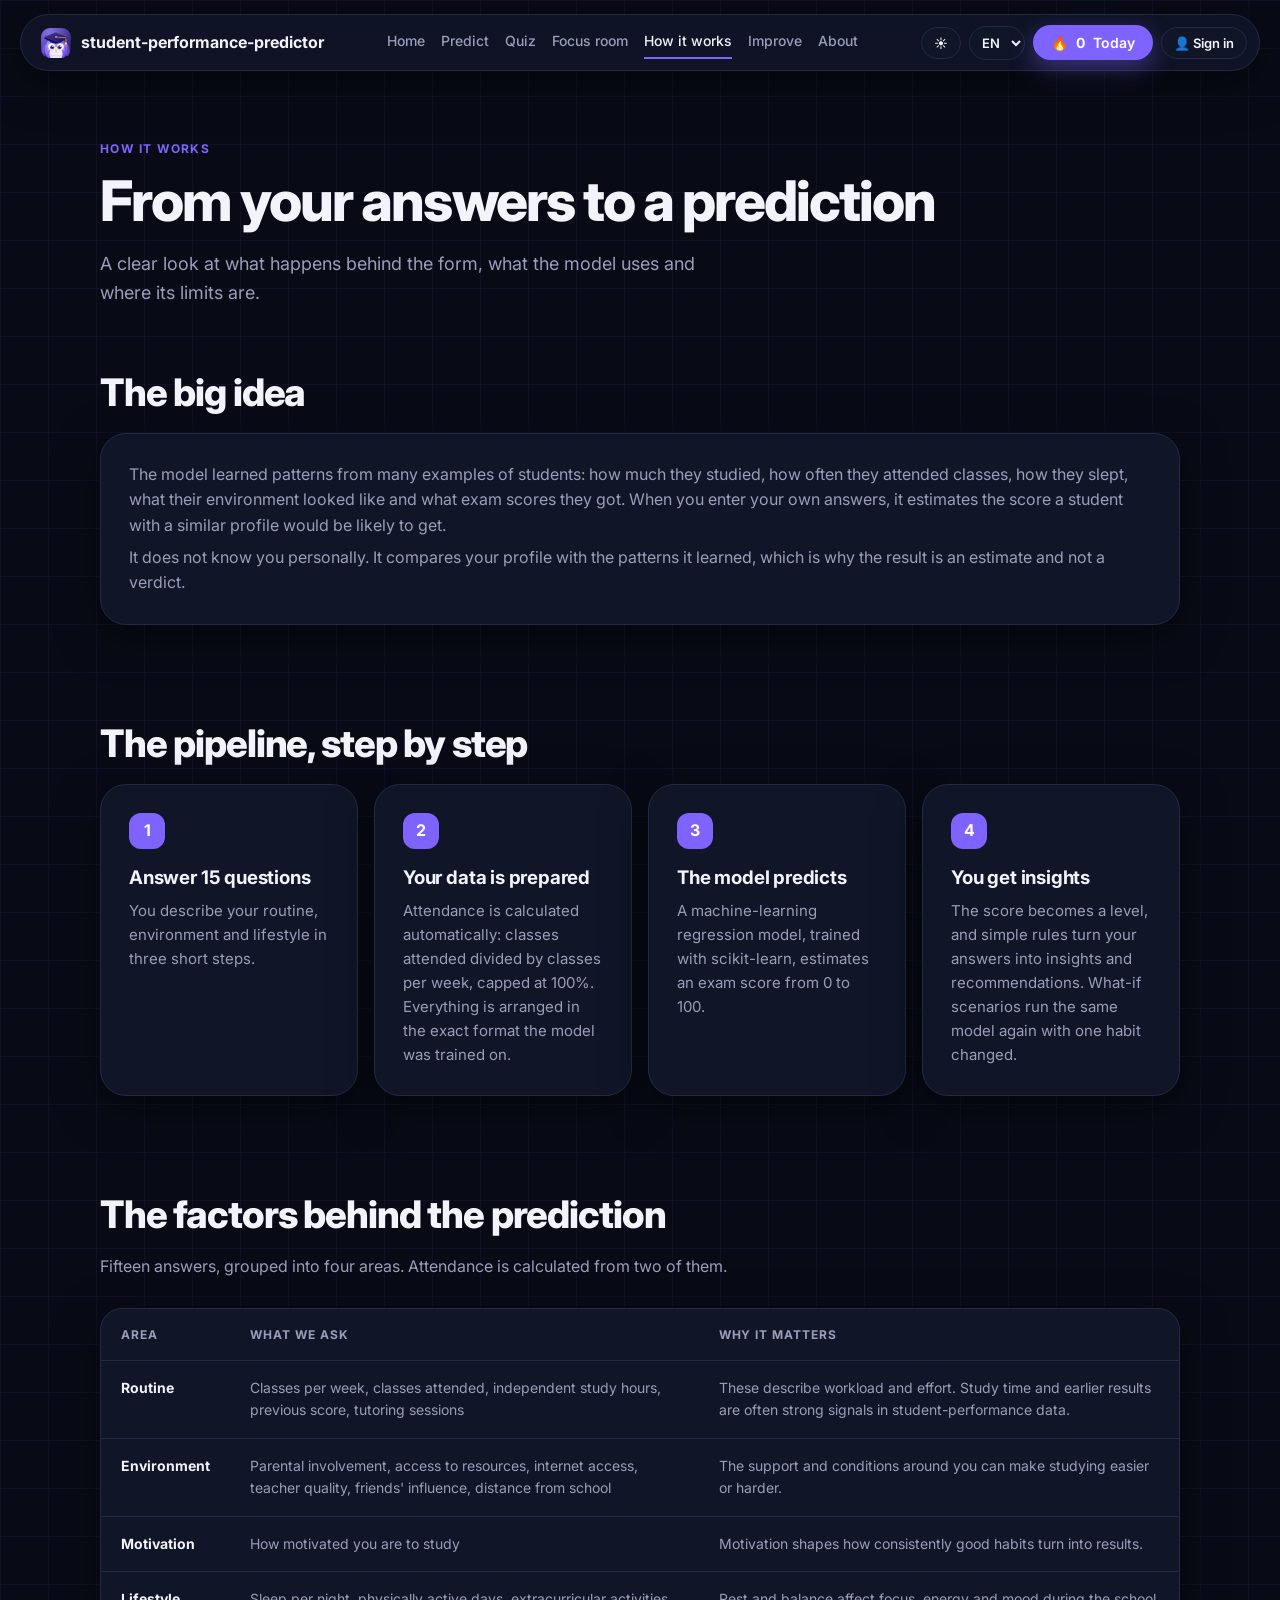
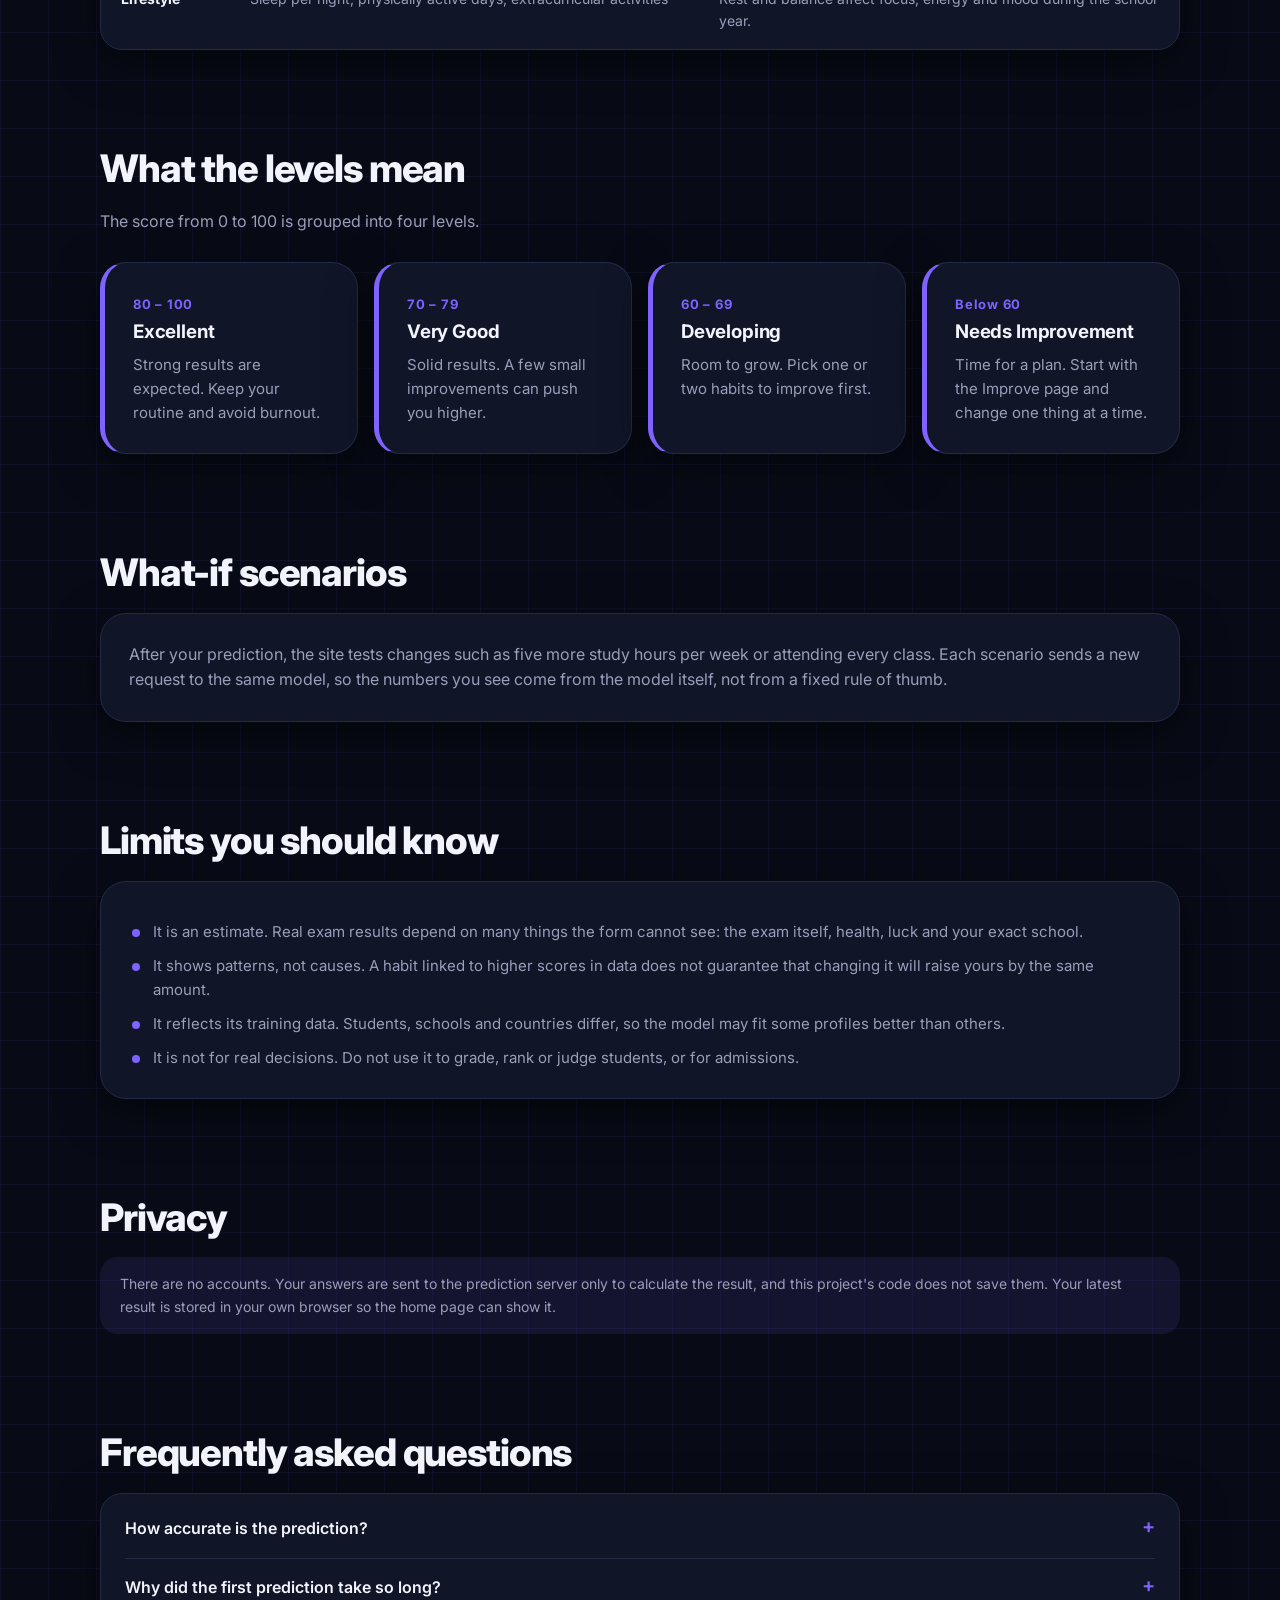
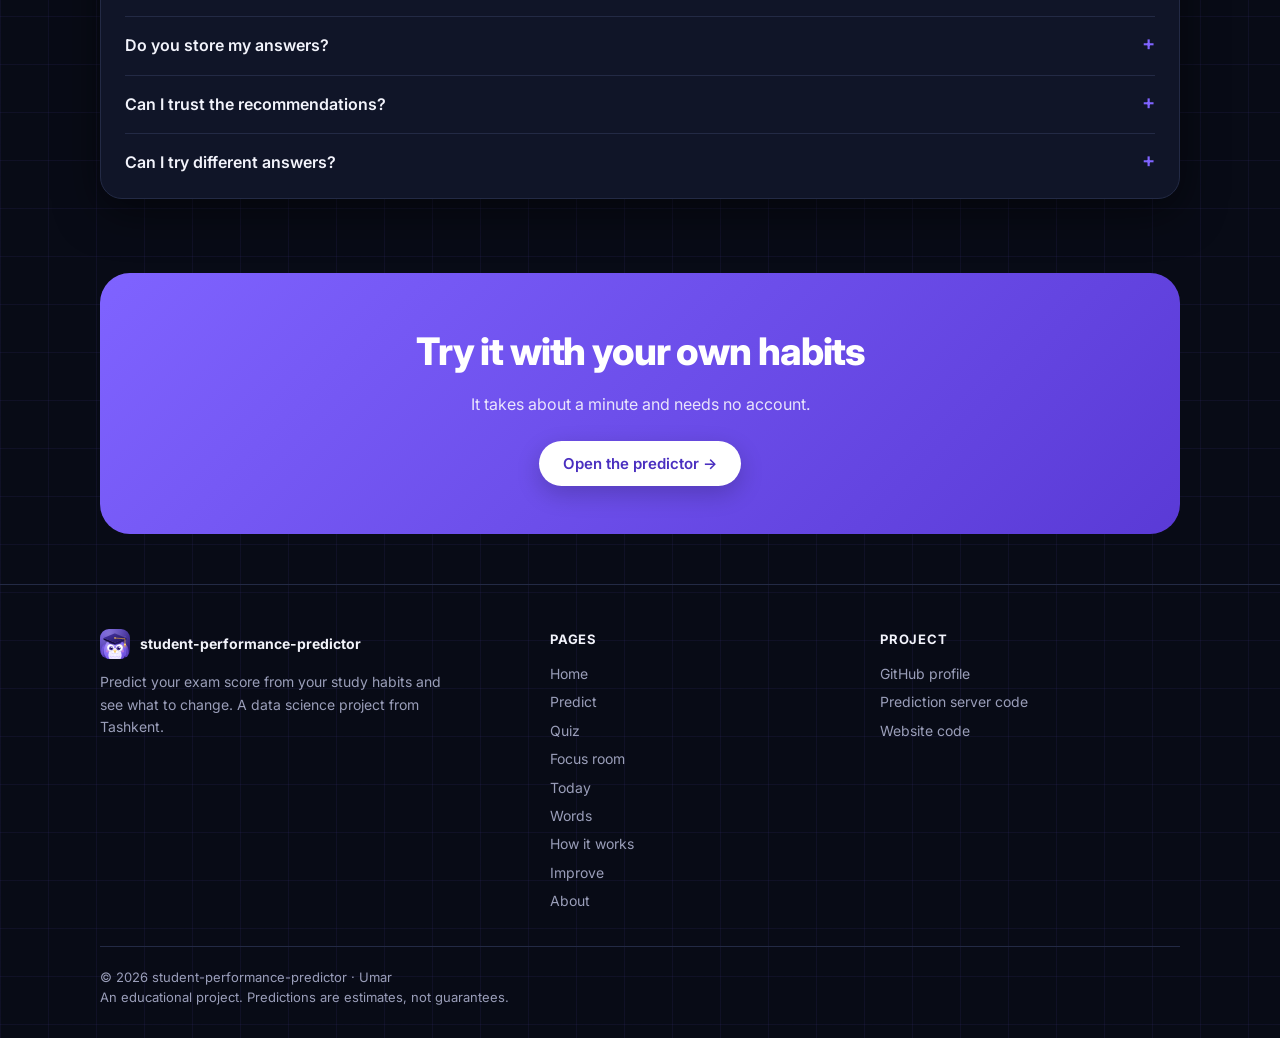
<file: how-it-works.html>
<!doctype html>
<html lang="ru" data-theme="dark">
<head>
<meta charset="utf-8">
<meta name="viewport" content="width=device-width,initial-scale=1">
<meta name="theme-color" content="#6c47e8">
<link rel="manifest" href="/manifest.json">
<title>How it works | student-performance-predictor</title>
<meta name="description" content="How the student performance predictor works: the 15 factors, the machine-learning model, what the score levels mean, limits and privacy.">
<meta property="og:title" content="How the predictor works">
<meta property="og:description" content="From 15 answers to a predicted exam score: factors, model, levels, limits and privacy.">
<meta property="og:type" content="website">
<meta property="og:site_name" content="student-performance-predictor">
<meta property="og:url" content="https://www.studentpp.uz/how-it-works">
<meta property="og:image" content="https://www.studentpp.uz/og.png">
<meta property="og:image:width" content="1200">
<meta property="og:image:height" content="630">
<meta name="twitter:card" content="summary_large_image">
<meta name="twitter:image" content="https://www.studentpp.uz/og.png">
<link rel="canonical" href="https://www.studentpp.uz/how-it-works">
<link rel="icon" type="image/svg+xml" href="/favicon.svg">
<link rel="icon" type="image/png" sizes="32x32" href="/favicon-32.png">
<link rel="apple-touch-icon" href="/apple-touch-icon.png">
<script>try{document.documentElement.setAttribute("data-theme",localStorage.getItem("theme")||"dark")}catch(e){}</script>
<link rel="preconnect" href="https://fonts.googleapis.com">
<link href="https://fonts.googleapis.com/css2?family=Inter:wght@400;500;600;700;800&display=swap" rel="stylesheet">
<link rel="stylesheet" href="/style.css">
</head>
<body>
<nav id="nav"></nav>

<main class="wrap">
  <div class="phead">
    <span class="crumb" data-i18n="crumb"></span>
    <h1 data-i18n="h_title"></h1>
    <p class="lead" data-i18n="h_lead"></p>
  </div>

  <section>
    <h2 data-i18n="o_t"></h2>
    <div class="card">
      <p style="margin-top:0;font-size:16px" data-i18n="o_d"></p>
      <p style="font-size:16px" data-i18n="o_d2"></p>
    </div>
  </section>

  <section>
    <h2 data-i18n="pl_t"></h2>
    <div class="cards4">
      <div class="card"><div class="num">1</div><h3 data-i18n="p1t"></h3><p data-i18n="p1d"></p></div>
      <div class="card"><div class="num">2</div><h3 data-i18n="p2t"></h3><p data-i18n="p2d"></p></div>
      <div class="card"><div class="num">3</div><h3 data-i18n="p3t"></h3><p data-i18n="p3d"></p></div>
      <div class="card"><div class="num">4</div><h3 data-i18n="p4t"></h3><p data-i18n="p4d"></p></div>
    </div>
  </section>

  <section>
    <h2 data-i18n="fa_t"></h2>
    <p class="sub" data-i18n="fa_s"></p>
    <div class="tbl-wrap">
      <table>
        <thead><tr><th data-i18n="th1"></th><th data-i18n="th2"></th><th data-i18n="th3"></th></tr></thead>
        <tbody>
          <tr><td data-i18n="g1n"></td><td data-i18n="g1a"></td><td data-i18n="g1w"></td></tr>
          <tr><td data-i18n="g2n"></td><td data-i18n="g2a"></td><td data-i18n="g2w"></td></tr>
          <tr><td data-i18n="g3n"></td><td data-i18n="g3a"></td><td data-i18n="g3w"></td></tr>
          <tr><td data-i18n="g4n"></td><td data-i18n="g4a"></td><td data-i18n="g4w"></td></tr>
        </tbody>
      </table>
    </div>
  </section>

  <section>
    <h2 data-i18n="lv_t"></h2>
    <p class="sub" data-i18n="lv_s"></p>
    <div class="cards4">
      <div class="card lvl"><b>80 – 100</b><h3 data-i18n="lv_excellent"></h3><p data-i18n="lvAd"></p></div>
      <div class="card lvl"><b>70 – 79</b><h3 data-i18n="lv_verygood"></h3><p data-i18n="lvBd"></p></div>
      <div class="card lvl"><b>60 – 69</b><h3 data-i18n="lv_dev"></h3><p data-i18n="lvCd"></p></div>
      <div class="card lvl"><b data-i18n="lvDr"></b><h3 data-i18n="lv_need"></h3><p data-i18n="lvDd"></p></div>
    </div>
  </section>

  <section>
    <h2 data-i18n="wi_t"></h2>
    <div class="card"><p style="margin-top:0;font-size:16px" data-i18n="wi_d"></p></div>
  </section>

  <section>
    <h2 data-i18n="li_t"></h2>
    <div class="card"><ul class="points" id="limits"></ul></div>
  </section>

  <section>
    <h2 data-i18n="pr_t"></h2>
    <div class="notice" data-i18n="pr_d"></div>
  </section>

  <section>
    <h2 data-i18n="fq_t"></h2>
    <div class="faq" id="faq"></div>
  </section>

  <div class="band">
    <h2 data-i18n="go_t"></h2>
    <p data-i18n="go_d"></p>
    <a class="btn white" href="/predict" data-i18n="go_b"></a>
  </div>
</main>

<footer id="foot"></footer>

<script>
/* Shared: dictionary, layout (nav + footer), theme, language */
(function () {
  var API = "https://student-performance-predictor-bas2.onrender.com";
  window.API = API;

  /* activity log (streak, points) kept on this device only */
  window.actKey = function (d) { d = d || new Date(); return d.getFullYear() + "-" + ("0" + (d.getMonth() + 1)).slice(-2) + "-" + ("0" + d.getDate()).slice(-2); };
  window.actLoad = function () { try { var a = JSON.parse(localStorage.getItem("act") || "null"); if (a && a.days) return a; } catch (e) {} return { days: {}, xp: 0 }; };
  window.actDone = function (day) { return !!day && ((day.focus || 0) + (day.quiz || 0) + (day.pred || 0) + (day.ch || 0) + (day.cards || 0)) > 0; };
  window.actStreak = function () {
    var a = window.actLoad(), d = new Date(), n = 0;
    if (!window.actDone(a.days[window.actKey(d)])) d.setDate(d.getDate() - 1);
    while (window.actDone(a.days[window.actKey(d)])) { n++; d.setDate(d.getDate() - 1); }
    return n;
  };
  window.recordAct = function (kind, xp) {
    try {
      var a = window.actLoad(), k = window.actKey(), day = a.days[k] || (a.days[k] = { xp: 0 });
      var caps = { focus: 4, quiz: 1, pred: 3, ch: 1, cards: 1 };
      day[kind] = (day[kind] || 0) + 1;
      if (day[kind] <= (caps[kind] || 1)) { day.xp = (day.xp || 0) + xp; a.xp = (a.xp || 0) + xp; }
      localStorage.setItem("act", JSON.stringify(a));
    } catch (e) {}
  };

  window.T = {
    en: {
      n_home: "Home", n_pred: "Predict", n_how: "How it works", n_imp: "Improve", n_about: "About", n_cta: "Analyze", n_quiz: "Quiz", n_today: "Today", n_focus: "Focus room", n_cards: "Words", install: "Install app",
      ft_tag: "Predict your exam score from your study habits and see what to change. A data science project from Tashkent.",
      ft_pages: "PAGES", ft_proj: "PROJECT", ft_gh: "GitHub profile", ft_code: "Prediction server code", ft_web: "Website code",
      ft_note: "An educational project. Predictions are estimates, not guarantees.",
      lv_excellent: "Excellent", lv_verygood: "Very Good", lv_dev: "Developing", lv_need: "Needs Improvement",
      o_Low: "Low", o_Medium: "Medium", o_High: "High", o_Yes: "Yes", o_No: "No",
      o_Positive: "Positive", o_Neutral: "Neutral", o_Negative: "Negative", o_Near: "Near", o_Moderate: "Moderate", o_Far: "Far",
      u_h: "h", u_d: "days"
    },
    ru: {
      n_home: "Главная", n_pred: "Прогноз", n_how: "Как это работает", n_imp: "Улучшить", n_about: "О проекте", n_cta: "Анализировать", n_quiz: "Квиз", n_today: "Сегодня", n_focus: "Комната фокуса", n_cards: "Слова", install: "Установить приложение",
      ft_tag: "Прогнозируйте экзаменационный балл по учебным привычкам и узнайте, что менять. Проект по data science из Ташкента.",
      ft_pages: "СТРАНИЦЫ", ft_proj: "ПРОЕКТ", ft_gh: "Профиль GitHub", ft_code: "Код сервера прогноза", ft_web: "Код сайта",
      ft_note: "Учебный проект. Прогнозы приблизительные и не гарантируют результат.",
      lv_excellent: "Отлично", lv_verygood: "Очень хорошо", lv_dev: "Развивается", lv_need: "Нужно улучшить",
      o_Low: "Низкий", o_Medium: "Средний", o_High: "Высокий", o_Yes: "Да", o_No: "Нет",
      o_Positive: "Положит.", o_Neutral: "Нейтр.", o_Negative: "Отрицат.", o_Near: "Близко", o_Moderate: "Средне", o_Far: "Далеко",
      u_h: "ч", u_d: "дн."
    }
  };

  window.T.uz = {
  "n_home": "Bosh sahifa",
  "n_pred": "Bashorat",
  "n_how": "Qanday ishlaydi",
  "n_imp": "Yaxshilash",
  "n_about": "Loyiha haqida",
  "n_cta": "Tahlil qilish",
  "n_quiz": "Viktorina",
  "n_today": "Bugun",
  "n_focus": "Fokus xonasi",
  "n_cards": "So'zlar",
  "install": "Ilovani o'rnatish",
  "ft_tag": "O'quv odatlaringiz asosida imtihon balingizni bashorat qiling va nimani o'zgartirish kerakligini bilib oling. Toshkentdan data science loyihasi.",
  "ft_pages": "SAHIFALAR",
  "ft_proj": "LOYIHA",
  "ft_gh": "GitHub profili",
  "ft_code": "Bashorat serveri kodi",
  "ft_web": "Sayt kodi",
  "ft_note": "O'quv loyihasi. Bashoratlar taxminiy bo'lib, natijani kafolatlamaydi.",
  "lv_excellent": "A'lo",
  "lv_verygood": "Juda yaxshi",
  "lv_dev": "Rivojlanmoqda",
  "lv_need": "Yaxshilash kerak",
  "o_Low": "Past",
  "o_Medium": "O'rta",
  "o_High": "Yuqori",
  "o_Yes": "Ha",
  "o_No": "Yo'q",
  "o_Positive": "Ijobiy",
  "o_Neutral": "Neytral",
  "o_Negative": "Salbiy",
  "o_Near": "Yaqin",
  "o_Moderate": "O'rtacha",
  "o_Far": "Uzoq",
  "u_h": "soat",
  "u_d": "kun"
};

  var lang = "ru";
  try {
    var sl = localStorage.getItem("lang");
    var nl = (navigator.language || "").slice(0, 2);
    lang = (sl === "ru" || sl === "en" || sl === "uz") ? sl : (nl === "ru" ? "ru" : nl === "uz" ? "uz" : "en");
  } catch (e) {}

  window.getLang = function () { return lang; };
  window.t = function (k) {
    var d = window.T[lang];
    if (d[k] !== undefined) return d[k];
    if (window.T.en[k] !== undefined) return window.T.en[k];
    return k;
  };
  window.$ = function (s) { return document.querySelector(s); };

  window.mascot = function (mood) {
    var think = mood === "think", cheer = mood === "cheer";
    var u = "m" + (window._mid = (window._mid || 0) + 1);
    var px = think ? [73, 104, 113, 104] : [79, 111, 119, 111];
    var lw = cheer ? 62 : 8, rw = cheer ? -62 : -8;
    var eye = function (cx, cy, ox, oy) {
      return '<circle cx="' + cx + '" cy="' + cy + '" r="19" fill="url(#' + u + 's)" stroke="rgba(60,30,140,.28)" stroke-width="1.5"/>' +
        '<circle cx="' + ox + '" cy="' + oy + '" r="11" fill="url(#' + u + 'i)"/>' +
        '<circle cx="' + ox + '" cy="' + oy + '" r="5.5" fill="#120a38"/>' +
        '<circle cx="' + (ox + 4) + '" cy="' + (oy - 4) + '" r="3.2" fill="#fff"/><circle cx="' + (ox - 3) + '" cy="' + (oy + 4) + '" r="1.5" fill="#fff" opacity=".7"/>' +
        '<ellipse class="lid" cx="' + cx + '" cy="' + cy + '" rx="19.6" ry="19.6" fill="#7b5cf0"/>';
    };
    var wing = function (cx, rot, ox, oy) {
      return '<g transform="rotate(' + rot + ' ' + ox + ' ' + oy + ')"><ellipse cx="' + cx + '" cy="128" rx="15" ry="36" fill="url(#' + u + 'w)"/>' +
        '<path d="M' + (cx - 5) + ' 108q-3 20 0 40M' + (cx + 5) + ' 110q3 20 0 36" stroke="rgba(255,255,255,.2)" stroke-width="2.4" fill="none" stroke-linecap="round"/></g>';
    };
    return '<svg class="mascot" viewBox="0 0 200 200" role="img" aria-label="Sovi">' +
      '<defs>' +
      '<radialGradient id="' + u + 'b" cx=".35" cy=".28" r=".9"><stop offset="0" stop-color="#ab94ff"/><stop offset=".55" stop-color="#8265f5"/><stop offset="1" stop-color="#5638c4"/></radialGradient>' +
      '<linearGradient id="' + u + 'w" x1="0" y1="0" x2="1" y2="1"><stop offset="0" stop-color="#7e5ff0"/><stop offset="1" stop-color="#43299f"/></linearGradient>' +
      '<radialGradient id="' + u + 'v" cx=".5" cy=".3" r=".85"><stop offset="0" stop-color="#fff"/><stop offset=".6" stop-color="#ece4ff"/><stop offset="1" stop-color="#cbbcfb"/></radialGradient>' +
      '<linearGradient id="' + u + 'g" x1="0" y1="0" x2="0" y2="1"><stop offset="0" stop-color="#ffe493"/><stop offset="1" stop-color="#f2b035"/></linearGradient>' +
      '<radialGradient id="' + u + 'i" cx=".4" cy=".35" r=".8"><stop offset="0" stop-color="#7c5cf0"/><stop offset="1" stop-color="#2a1a6e"/></radialGradient>' +
      '<radialGradient id="' + u + 's" cx=".5" cy=".4" r=".7"><stop offset=".6" stop-color="#fff"/><stop offset="1" stop-color="#e3dbff"/></radialGradient>' +
      '<linearGradient id="' + u + 'c" x1="0" y1="0" x2="1" y2="1"><stop offset="0" stop-color="#4a36ad"/><stop offset="1" stop-color="#1c1250"/></linearGradient>' +
      '<radialGradient id="' + u + 'h" cx=".5" cy=".5" r=".5"><stop offset="0" stop-color="rgba(20,10,60,.42)"/><stop offset="1" stop-color="rgba(20,10,60,0)"/></radialGradient>' +
      "</defs>" +
      '<ellipse cx="100" cy="194" rx="56" ry="8" fill="url(#' + u + 'h)"/>' +
      wing(44, lw, 56, 100) + wing(156, rw, 144, 100) +
      '<ellipse cx="82" cy="190" rx="12" ry="6" fill="url(#' + u + 'g)"/><ellipse cx="118" cy="190" rx="12" ry="6" fill="url(#' + u + 'g)"/>' +
      '<path d="M76 190h12M82 186v8M112 190h12M118 186v8" stroke="rgba(150,90,10,.35)" stroke-width="1.6" stroke-linecap="round"/>' +
      '<ellipse cx="100" cy="124" rx="60" ry="64" fill="url(#' + u + 'b)"/>' +
      '<ellipse cx="76" cy="98" rx="24" ry="34" fill="#fff" opacity=".07" transform="rotate(-18 76 98)"/>' +
      '<ellipse cx="100" cy="124" rx="59" ry="63" fill="none" stroke="rgba(255,255,255,.2)" stroke-width="1.6"/>' +
      '<ellipse cx="100" cy="148" rx="36" ry="38" fill="url(#' + u + 'v)"/>' +
      '<path d="M82 138q9 9 18 0M100 138q9 9 18 0M91 156q9 9 18 0M73 156q8 8 16 0M111 156q8 8 16 0M100 174q8 7 16 0M84 174q8 7 16 0" stroke="#bfaefc" stroke-width="2.6" fill="none" stroke-linecap="round"/>' +
      '<g class="head">' +
      '<path d="M52 74L42 46l32 14z" fill="#6a4dd6"/><path d="M148 74l10-28-32 14z" fill="#6a4dd6"/>' +
      '<ellipse cx="100" cy="110" rx="52" ry="34" fill="#fff" opacity=".1"/>' +
      eye(76, 108, px[0], px[1]) + eye(124, 108, px[2], px[3]) +
      (cheer || !think ? '<circle cx="58" cy="128" r="7" fill="#ff8fc1" opacity=".4"/><circle cx="142" cy="128" r="7" fill="#ff8fc1" opacity=".4"/>' : "") +
      (think ? '<path d="M106 88q14-8 28 0" stroke="#2b1b6b" stroke-width="4" fill="none" stroke-linecap="round"/>' : "") +
      '<path d="M90 121q10-5 20 0L100 139z" fill="url(#' + u + 'g)"/><path d="M95 124q5-2 10 0" stroke="#fff" stroke-opacity=".6" stroke-width="2" fill="none" stroke-linecap="round"/>' +
      '<ellipse cx="100" cy="72" rx="54" ry="9" fill="rgba(10,5,40,.3)"/>' +
      '<path d="M66 68V84Q100 100 134 84V68L100 82z" fill="#33238a"/>' +
      '<polygon points="38,56 100,82 100,91 38,65" fill="#150d3d"/><polygon points="162,56 100,82 100,91 162,65" fill="#20145a"/>' +
      '<polygon points="100,30 162,56 100,82 38,56" fill="url(#' + u + 'c)"/>' +
      '<path d="M100 31L160 56" stroke="rgba(255,255,255,.22)" stroke-width="1.6" stroke-linecap="round"/>' +
      '<circle cx="100" cy="56" r="4.5" fill="url(#' + u + 'g)"/>' +
      '<path d="M100 56L154 60V88" stroke="#f2b035" stroke-width="3.4" fill="none" stroke-linecap="round" stroke-linejoin="round"/>' +
      '<circle cx="154" cy="92" r="6" fill="url(#' + u + 'g)"/><path d="M150 96l-2 8M154 98v9M158 96l2 8" stroke="#f2b035" stroke-width="2.4" stroke-linecap="round"/>' +
      "</g>" +
      (cheer ? '<path class="tw" d="M28 44l3 8 8 3-8 3-3 8-3-8-8-3 8-3z" fill="#ffd166"/><path class="tw" style="animation-delay:.5s" d="M176 30l2 6 6 2-6 2-2 6-2-6-6-2 6-2z" fill="#ffd166"/>' : "") +
      (think ? '<text x="170" y="48" font-size="34" font-weight="800" fill="#ffd166" font-family="Inter,Arial,sans-serif">?</text>' : "") +
      "</svg>";
  };

  function buildLayout() {
    var nav = document.getElementById("nav");
    if (nav) {
      nav.innerHTML =
        '<a class="logo" href="/"><img src="/favicon.svg" alt="" width="30" height="30"><span>student-performance-predictor</span></a>' +
        '<div class="links" id="links">' +
        '<a href="/" data-i18n="n_home"></a>' +
        '<a href="/predict" data-i18n="n_pred"></a>' +
        '<a href="/quiz" data-i18n="n_quiz"></a><a href="/focus" data-i18n="n_focus"></a><a class="only-m" href="/today" data-i18n="n_today"></a><a class="only-m" href="/cards" data-i18n="n_cards"></a>' +
        '<a href="/how-it-works" data-i18n="n_how"></a>' +
        '<a href="/improve" data-i18n="n_imp"></a>' +
        '<a href="/about" data-i18n="n_about"></a></div>' +
        '<div class="tools">' +
        '<button class="chip" id="theme" aria-label="Theme"></button>' +
        '<select class="chip" id="lang" aria-label="Language"><option value="ru">RU</option><option value="en">EN</option><option value="uz">UZ</option></select>' +
        '<a class="btn small" href="/today" aria-label="Today">🔥 <b id="navStreak">0</b> <span data-i18n="n_today"></span></a>' +
        '<button class="chip burger" id="burger" aria-label="Menu">☰</button></div>';
      var path = location.pathname.replace(/\.html$/, "").replace(/\/+$/, "") || "/";
      nav.querySelectorAll(".links a").forEach(function (a) {
        if (a.getAttribute("href") === path) a.classList.add("cur");
      });
    }
    var foot = document.getElementById("foot");
    if (foot) {
      foot.innerHTML =
        '<div class="wrap"><div class="foot-grid">' +
        '<div><a class="logo" href="/" style="padding:0"><img src="/favicon.svg" alt="" width="30" height="30"><span style="display:inline">student-performance-predictor</span></a>' +
        '<p style="margin-top:12px;max-width:360px" data-i18n="ft_tag"></p></div>' +
        '<div><h5 data-i18n="ft_pages"></h5>' +
        '<a href="/" data-i18n="n_home"></a><a href="/predict" data-i18n="n_pred"></a>' +
        '<a href="/quiz" data-i18n="n_quiz"></a><a href="/focus" data-i18n="n_focus"></a><a href="/today" data-i18n="n_today"></a><a href="/cards" data-i18n="n_cards"></a><a href="/how-it-works" data-i18n="n_how"></a><a href="/improve" data-i18n="n_imp"></a>' +
        '<a href="/about" data-i18n="n_about"></a></div>' +
        '<div><h5 data-i18n="ft_proj"></h5>' +
        '<a href="https://github.com/umarkhodjaev-hash" target="_blank" rel="noopener" data-i18n="ft_gh"></a>' +
        '<a href="https://github.com/umarkhodjaev-hash/student-performance-predictor" target="_blank" rel="noopener" data-i18n="ft_code"></a>' +
        '<a href="https://github.com/umarkhodjaev-hash/student-performance-web" target="_blank" rel="noopener" data-i18n="ft_web"></a></div>' +
        '</div><div class="copy">© <span id="yr"></span> student-performance-predictor · Umar<br><span data-i18n="ft_note"></span><br><button class="chip" id="install" hidden data-i18n="install" style="margin-top:12px"></button></div></div>';
      var y = document.getElementById("yr");
      if (y) y.textContent = new Date().getFullYear();
    }
  }

  function applyLang() {
    document.documentElement.lang = lang;
    var d = window.T[lang];
    if (d.doc_title) document.title = d.doc_title;
    document.querySelectorAll("[data-i18n]").forEach(function (e) { e.textContent = window.t(e.getAttribute("data-i18n")); });
    document.querySelectorAll("[data-mascot]").forEach(function (e) { e.innerHTML = window.mascot(e.getAttribute("data-mascot")); });
    var ns = document.getElementById("navStreak");
    if (ns) ns.textContent = window.actStreak();
    var lb = document.getElementById("lang");
    if (lb) lb.value = lang;
    if (window.onLang) window.onLang();
  }
  window.applyLang = applyLang;

  function setTheme(m) {
    document.documentElement.setAttribute("data-theme", m);
    var b = document.getElementById("theme");
    if (b) b.textContent = m === "dark" ? "☀️" : "🌙";
    try { localStorage.setItem("theme", m); } catch (e) {}
  }

  document.addEventListener("DOMContentLoaded", function () {
    buildLayout();
    var saved = null;
    try { saved = localStorage.getItem("theme"); } catch (e) {}
    setTheme(saved || "dark");
    document.getElementById("theme").onclick = function () {
      setTheme(document.documentElement.getAttribute("data-theme") === "dark" ? "light" : "dark");
    };
    document.getElementById("lang").onchange = function () {
      lang = this.value;
      try { localStorage.setItem("lang", lang); } catch (e) {}
      applyLang();
    };
    document.getElementById("burger").onclick = function () {
      document.getElementById("links").classList.toggle("open");
    };
    applyLang();
    /* wake the free Render server in the background */
    try { fetch(API + "/robots.txt", { mode: "no-cors" }).catch(function () {}); } catch (e) {}
  });
})();

</script>
<script>
Object.assign(T.en, {
  doc_title: "How it works | student-performance-predictor",
  crumb: "HOW IT WORKS", h_title: "From your answers to a prediction",
  h_lead: "A clear look at what happens behind the form, what the model uses and where its limits are.",
  o_t: "The big idea",
  o_d: "The model learned patterns from many examples of students: how much they studied, how often they attended classes, how they slept, what their environment looked like and what exam scores they got. When you enter your own answers, it estimates the score a student with a similar profile would be likely to get.",
  o_d2: "It does not know you personally. It compares your profile with the patterns it learned, which is why the result is an estimate and not a verdict.",
  pl_t: "The pipeline, step by step",
  p1t: "Answer 15 questions", p1d: "You describe your routine, environment and lifestyle in three short steps.",
  p2t: "Your data is prepared", p2d: "Attendance is calculated automatically: classes attended divided by classes per week, capped at 100%. Everything is arranged in the exact format the model was trained on.",
  p3t: "The model predicts", p3d: "A machine-learning regression model, trained with scikit-learn, estimates an exam score from 0 to 100.",
  p4t: "You get insights", p4d: "The score becomes a level, and simple rules turn your answers into insights and recommendations. What-if scenarios run the same model again with one habit changed.",
  fa_t: "The factors behind the prediction", fa_s: "Fifteen answers, grouped into four areas. Attendance is calculated from two of them.",
  th1: "Area", th2: "What we ask", th3: "Why it matters",
  g1n: "Routine", g1a: "Classes per week, classes attended, independent study hours, previous score, tutoring sessions",
  g1w: "These describe workload and effort. Study time and earlier results are often strong signals in student-performance data.",
  g2n: "Environment", g2a: "Parental involvement, access to resources, internet access, teacher quality, friends' influence, distance from school",
  g2w: "The support and conditions around you can make studying easier or harder.",
  g3n: "Motivation", g3a: "How motivated you are to study", g3w: "Motivation shapes how consistently good habits turn into results.",
  g4n: "Lifestyle", g4a: "Sleep per night, physically active days, extracurricular activities",
  g4w: "Rest and balance affect focus, energy and mood during the school year.",
  lv_t: "What the levels mean", lv_s: "The score from 0 to 100 is grouped into four levels.",
  lvAd: "Strong results are expected. Keep your routine and avoid burnout.",
  lvBd: "Solid results. A few small improvements can push you higher.",
  lvCd: "Room to grow. Pick one or two habits to improve first.", lvDr: "Below 60",
  lvDd: "Time for a plan. Start with the Improve page and change one thing at a time.",
  wi_t: "What-if scenarios",
  wi_d: "After your prediction, the site tests changes such as five more study hours per week or attending every class. Each scenario sends a new request to the same model, so the numbers you see come from the model itself, not from a fixed rule of thumb.",
  li_t: "Limits you should know",
  li1: "It is an estimate. Real exam results depend on many things the form cannot see: the exam itself, health, luck and your exact school.",
  li2: "It shows patterns, not causes. A habit linked to higher scores in data does not guarantee that changing it will raise yours by the same amount.",
  li3: "It reflects its training data. Students, schools and countries differ, so the model may fit some profiles better than others.",
  li4: "It is not for real decisions. Do not use it to grade, rank or judge students, or for admissions.",
  pr_t: "Privacy",
  pr_d: "There are no accounts. Your answers are sent to the prediction server only to calculate the result, and this project's code does not save them. Your latest result is stored in your own browser so the home page can show it.",
  fq_t: "Frequently asked questions",
  q1: "How accurate is the prediction?", a1: "It is a rough guide, useful for reflection. It cannot know your exam or your teacher, so treat it as a conversation starter rather than a forecast you must believe.",
  q2: "Why did the first prediction take so long?", a2: "The prediction server runs on a free hosting plan that goes to sleep when nobody uses it. The first request wakes it up, which can take up to a minute. After that it is fast.",
  q3: "Do you store my answers?", a3: "There are no accounts and no database in this project. See the privacy section above.",
  q4: "Can I trust the recommendations?", a4: "They are general study tips linked to your answers, not personal or medical advice. If something affects your health, talk to a doctor, a parent or a school counselor.",
  q5: "Can I try different answers?", a5: "Yes, as many times as you like. Try changing one habit at a time to see how the estimate moves.",
  go_t: "Try it with your own habits", go_d: "It takes about a minute and needs no account.", go_b: "Open the predictor →"
});
Object.assign(T.ru, {
  doc_title: "Как это работает | student-performance-predictor",
  crumb: "КАК ЭТО РАБОТАЕТ", h_title: "От ваших ответов до прогноза",
  h_lead: "Понятный разбор того, что происходит за формой, что использует модель и где проходят её границы.",
  o_t: "Главная идея",
  o_d: "Модель выучила закономерности на множестве примеров учеников: сколько они занимались, как часто ходили на занятия, как спали, какая у них была среда и какие баллы они получили на экзамене. Когда вы вводите свои ответы, она оценивает балл, который, вероятно, получил бы ученик с похожим профилем.",
  o_d2: "Модель не знает вас лично. Она сравнивает ваш профиль с найденными закономерностями, поэтому результат — это оценка, а не приговор.",
  pl_t: "Конвейер по шагам",
  p1t: "Ответьте на 15 вопросов", p1d: "Вы описываете рутину, окружение и образ жизни в трёх коротких шагах.",
  p2t: "Данные готовятся", p2d: "Посещаемость считается автоматически: посещённые занятия делятся на занятия в неделю, максимум 100%. Всё приводится к точному формату, на котором обучалась модель.",
  p3t: "Модель делает прогноз", p3d: "Регрессионная ML-модель, обученная с помощью scikit-learn, оценивает экзаменационный балл от 0 до 100.",
  p4t: "Вы получаете выводы", p4d: "Балл превращается в уровень, а простые правила дают выводы и рекомендации по вашим ответам. Сценарии «а что если» запускают ту же модель с одной изменённой привычкой.",
  fa_t: "Факторы, влияющие на прогноз", fa_s: "Пятнадцать ответов, сгруппированных в четыре области. Посещаемость считается из двух из них.",
  th1: "Область", th2: "О чём спрашиваем", th3: "Почему это важно",
  g1n: "Рутина", g1a: "Занятий в неделю, посещённых занятий, часы самостоятельной учёбы, прошлый балл, занятия с репетитором",
  g1w: "Это нагрузка и усилия. Время учёбы и прошлые результаты часто оказываются сильными сигналами в данных об успеваемости.",
  g2n: "Окружение", g2a: "Участие родителей, доступ к ресурсам, интернет, качество преподавания, влияние друзей, расстояние до школы",
  g2w: "Поддержка и условия вокруг могут облегчать или усложнять учёбу.",
  g3n: "Мотивация", g3a: "Насколько вы мотивированы учиться", g3w: "Мотивация определяет, насколько стабильно хорошие привычки превращаются в результат.",
  g4n: "Образ жизни", g4a: "Сон за ночь, дни физической активности, внеучебные занятия",
  g4w: "Отдых и баланс влияют на концентрацию, энергию и настроение в течение учебного года.",
  lv_t: "Что означают уровни", lv_s: "Балл от 0 до 100 делится на четыре уровня.",
  lvAd: "Ожидаются сильные результаты. Сохраняйте режим и не выгорайте.",
  lvBd: "Хорошие результаты. Несколько небольших улучшений поднимут вас выше.",
  lvCd: "Есть куда расти. Выберите одну-две привычки для улучшения.", lvDr: "Ниже 60",
  lvDd: "Пора составить план. Начните со страницы «Улучшить» и меняйте по одной вещи.",
  wi_t: "Сценарии «а что если»",
  wi_d: "После прогноза сайт проверяет изменения вроде пяти дополнительных часов учёбы в неделю или посещения всех занятий. Каждый сценарий отправляет новый запрос в ту же модель, поэтому цифры берутся из самой модели, а не из фиксированного правила.",
  li_t: "Ограничения, которые стоит знать",
  li1: "Это оценка. Реальный результат экзамена зависит от многого, чего форма не видит: самого экзамена, здоровья, удачи и вашей конкретной школы.",
  li2: "Модель показывает закономерности, а не причины. Привычка, связанная с высокими баллами в данных, не гарантирует, что её изменение даст вам такой же прирост.",
  li3: "Модель отражает свои обучающие данные. Ученики, школы и страны отличаются, поэтому одни профили подходят ей лучше других.",
  li4: "Это не основание для реальных решений. Не используйте её, чтобы оценивать, ранжировать или судить учеников, или для поступления.",
  pr_t: "Конфиденциальность",
  pr_d: "Аккаунтов нет. Ваши ответы отправляются на сервер прогноза только для расчёта результата, и код этого проекта их не сохраняет. Последний результат хранится в вашем браузере, чтобы главная страница могла его показать.",
  fq_t: "Частые вопросы",
  q1: "Насколько точен прогноз?", a1: "Это ориентир, полезный для размышлений. Модель не знает ваш экзамен и вашего учителя, поэтому относитесь к ней как к поводу подумать, а не как к прогнозу, в который обязательно верить.",
  q2: "Почему первый прогноз считался так долго?", a2: "Сервер прогноза работает на бесплатном тарифе и засыпает, когда им никто не пользуется. Первый запрос его будит, это может занять до минуты. Потом всё работает быстро.",
  q3: "Вы сохраняете мои ответы?", a3: "В этом проекте нет ни аккаунтов, ни базы данных. См. раздел о конфиденциальности выше.",
  q4: "Можно ли доверять рекомендациям?", a4: "Это общие учебные советы, связанные с вашими ответами, а не персональные или медицинские рекомендации. Если что-то влияет на здоровье, поговорите с врачом, родителями или школьным психологом.",
  q5: "Можно ли пробовать разные ответы?", a5: "Да, сколько угодно раз. Меняйте по одной привычке, чтобы увидеть, как двигается оценка.",
  go_t: "Попробуйте со своими привычками", go_d: "Это займёт около минуты, аккаунт не нужен.", go_b: "Открыть предиктор →"
});

Object.assign(T.uz, {
  "doc_title": "Qanday ishlaydi | student-performance-predictor",
  "crumb": "QANDAY ISHLAYDI",
  "h_title": "Javoblaringizdan bashoratgacha",
  "h_lead": "Shakl ortida nimalar sodir bo'lishi, model nimadan foydalanishi va uning cheklovlari haqida tushunarli bayon.",
  "o_t": "Asosiy g'oya",
  "o_d": "Model ko'plab o'quvchilar misolidan qonuniyatlarni o'rgandi: ular qancha o'qigan, darslarga qanchalik qatnashgan, qanday uxlagan, ularning muhiti qanday bo'lgan va imtihonda qancha ball olgan. Siz o'z javoblaringizni kiritganingizda, model o'xshash profildagi o'quvchi olishi ehtimoli yuqori bo'lgan ballni baholaydi.",
  "o_d2": "Model sizni shaxsan tanimaydi. U profilingizni o'rgangan qonuniyatlar bilan solishtiradi, shuning uchun natija hukm emas, balki taxminiy bahodir.",
  "pl_t": "Jarayon qadamma-qadam",
  "p1t": "15 ta savolga javob bering",
  "p1d": "Kundalik tartib, muhit va turmush tarzingizni uchta qisqa qadamda tasvirlaysiz.",
  "p2t": "Ma'lumotlar tayyorlanadi",
  "p2d": "Davomat avtomatik hisoblanadi: qatnashilgan darslar haftalik darslar soniga bo'linadi, ko'pi bilan 100%. Hammasi model o'qitilgan aniq formatga keltiriladi.",
  "p3t": "Model bashorat qiladi",
  "p3d": "scikit-learn yordamida o'qitilgan regressiya modeli imtihon balini 0 dan 100 gacha baholaydi.",
  "p4t": "Xulosalar olasiz",
  "p4d": "Ball darajaga aylanadi, oddiy qoidalar esa javoblaringizdan xulosa va tavsiyalar beradi. 'Agar o'zgartirsam' stsenariylari bir odatni o'zgartirib, o'sha modelni qayta ishga tushiradi.",
  "fa_t": "Bashoratga ta'sir qiluvchi omillar",
  "fa_s": "O'n besh javob, to'rt sohaga guruhlangan. Davomat ulardan ikkitasidan hisoblanadi.",
  "th1": "Soha",
  "th2": "Nimani so'raymiz",
  "th3": "Nima uchun muhim",
  "g1n": "Tartib",
  "g1a": "Haftalik darslar, qatnashilgan darslar, mustaqil o'qish soatlari, oldingi ball, repetitor mashg'ulotlari",
  "g1w": "Bular yuklama va sa'y-harakatni ifodalaydi. O'qish vaqti va oldingi natijalar o'zlashtirish ma'lumotlarida ko'pincha kuchli signal bo'ladi.",
  "g2n": "Muhit",
  "g2a": "Ota-onaning ishtiroki, resurslardan foydalanish, internet, o'qituvchi sifati, do'stlar ta'siri, maktabgacha masofa",
  "g2w": "Atrofingizdagi yordam va sharoitlar o'qishni osonlashtirishi yoki qiyinlashtirishi mumkin.",
  "g3n": "Motivatsiya",
  "g3a": "O'qishga qanchalik ishtiyoqlisiz",
  "g3w": "Motivatsiya yaxshi odatlarning natijaga qanchalik barqaror aylanishini belgilaydi.",
  "g4n": "Turmush tarzi",
  "g4a": "Tunda uyqu, jismoniy faol kunlar, darsdan tashqari mashg'ulotlar",
  "g4w": "Dam olish va muvozanat o'quv yili davomida diqqat, energiya va kayfiyatga ta'sir qiladi.",
  "lv_t": "Darajalar nimani anglatadi",
  "lv_s": "0 dan 100 gacha bo'lgan ball to'rt darajaga bo'linadi.",
  "lvAd": "Kuchli natijalar kutiladi. Tartibingizni saqlang va charchab qolmang.",
  "lvBd": "Yaxshi natijalar. Bir nechta kichik yaxshilanish sizni yanada yuqoriga ko'taradi.",
  "lvCd": "O'sish uchun imkoniyat bor. Avval bir-ikkita odatni yaxshilashni tanlang.",
  "lvDr": "60 dan past",
  "lvDd": "Reja tuzish vaqti. 'Yaxshilash' sahifasidan boshlang va bir vaqtda bitta narsani o'zgartiring.",
  "wi_t": "'Agar o'zgartirsam' stsenariylari",
  "wi_d": "Bashoratdan so'ng sayt haftasiga besh soat ko'proq o'qish yoki barcha darslarga qatnashish kabi o'zgarishlarni sinaydi. Har bir stsenariy o'sha modelga yangi so'rov yuboradi, shuning uchun ko'rgan raqamlaringiz qat'iy qoidadan emas, modelning o'zidan olinadi.",
  "li_t": "Bilishingiz kerak bo'lgan cheklovlar",
  "li1": "Bu taxminiy baho. Haqiqiy imtihon natijasi shakl ko'ra olmaydigan ko'p narsalarga bog'liq: imtihonning o'zi, sog'liq, omad va sizning maktabingiz.",
  "li2": "Model qonuniyatlarni ko'rsatadi, sabablarni emas. Ma'lumotlarda yuqori ballar bilan bog'liq odatni o'zgartirish sizning ballingizni xuddi shuncha oshirishini kafolatlamaydi.",
  "li3": "Model o'qitilgan ma'lumotlarini aks ettiradi. O'quvchilar, maktablar va mamlakatlar farq qiladi, shuning uchun model ba'zi profillarga boshqalariga qaraganda yaxshiroq mos keladi.",
  "li4": "Bu haqiqiy qarorlar uchun emas. Undan o'quvchilarni baholash, tartiblash yoki hukm qilish, shuningdek qabul uchun foydalanmang.",
  "pr_t": "Maxfiylik",
  "pr_d": "Akkauntlar yo'q. Javoblaringiz bashorat serveriga faqat natijani hisoblash uchun yuboriladi va bu loyiha kodi ularni saqlamaydi. So'nggi natijangiz faqat o'zingizning brauzeringizda saqlanadi, shunda bosh sahifa uni ko'rsata oladi.",
  "fq_t": "Ko'p beriladigan savollar",
  "q1": "Bashorat qanchalik aniq?",
  "a1": "Bu o'ylab ko'rish uchun foydali taxminiy yo'l-yo'riq. Model sizning imtihoningiz va o'qituvchingizni bilmaydi, shuning uchun unga albatta ishonish kerak bo'lgan prognoz sifatida emas, fikrlash uchun sabab sifatida qarang.",
  "q2": "Nima uchun birinchi bashorat shuncha uzoq hisoblandi?",
  "a2": "Bashorat serveri bepul tarifda ishlaydi va hech kim foydalanmasa uxlab qoladi. Birinchi so'rov uni uyg'otadi, bu bir daqiqagacha vaqt olishi mumkin. Keyin hammasi tez ishlaydi.",
  "q3": "Javoblarimni saqlaysizlarmi?",
  "a3": "Bu loyihada akkauntlar ham, ma'lumotlar bazasi ham yo'q. Yuqoridagi maxfiylik bo'limiga qarang.",
  "q4": "Tavsiyalarga ishonish mumkinmi?",
  "a4": "Bu javoblaringizga bog'langan umumiy o'quv maslahatlari, shaxsiy yoki tibbiy tavsiyalar emas. Agar biror narsa sog'lig'ingizga ta'sir qilsa, shifokor, ota-ona yoki maktab psixologi bilan gaplashing.",
  "q5": "Turli javoblarni sinab ko'rsam bo'ladimi?",
  "a5": "Ha, xohlagancha. Bashorat qanday o'zgarishini ko'rish uchun bir vaqtda bitta odatni o'zgartirib ko'ring.",
  "go_t": "O'z odatlaringiz bilan sinab ko'ring",
  "go_d": "Taxminan bir daqiqa vaqt oladi, akkaunt shart emas.",
  "go_b": "Bashoratchini ochish →"
});

window.onLang = function () {
  document.getElementById("limits").innerHTML = [1, 2, 3, 4].map(function (i) { return "<li>" + t("li" + i) + "</li>"; }).join("");
  document.getElementById("faq").innerHTML = [1, 2, 3, 4, 5].map(function (i) {
    return "<details><summary>" + t("q" + i) + "</summary><p>" + t("a" + i) + "</p></details>";
  }).join("");
};
</script>
<script>
(function () {
  if (!("serviceWorker" in navigator)) return;
  window.addEventListener("load", function () { navigator.serviceWorker.register("/sw.js").catch(function () {}); });
  var deferred = null;
  window.addEventListener("beforeinstallprompt", function (e) {
    e.preventDefault(); deferred = e;
    var b = document.getElementById("install"); if (b) b.hidden = false;
  });
  window.addEventListener("appinstalled", function () {
    deferred = null; var b = document.getElementById("install"); if (b) b.hidden = true;
  });
  document.addEventListener("click", function (ev) {
    if (!ev.target || ev.target.id !== "install" || !deferred) return;
    deferred.prompt();
    deferred.userChoice.then(function () { deferred = null; var b = document.getElementById("install"); if (b) b.hidden = true; });
  });
})();
</script>
<script src="/sync.js" defer></script>
</body>
</html>
</file>
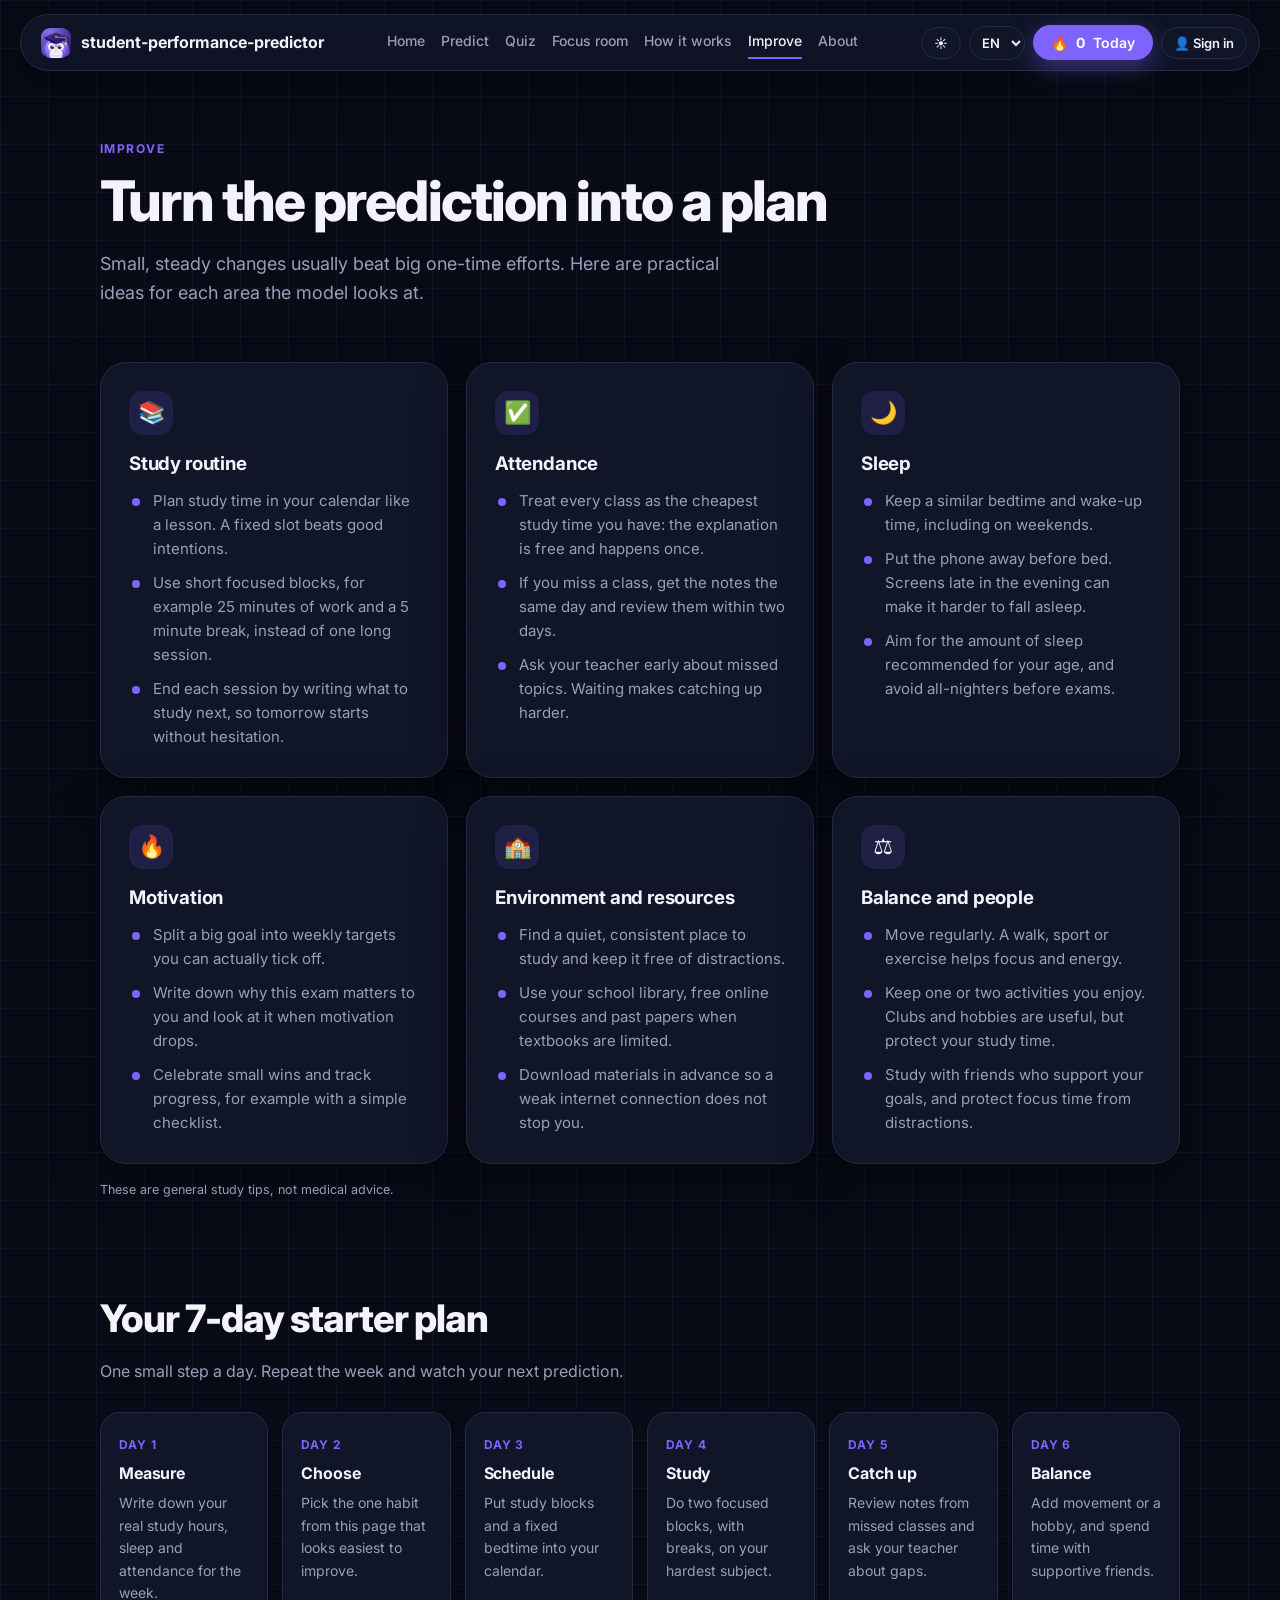
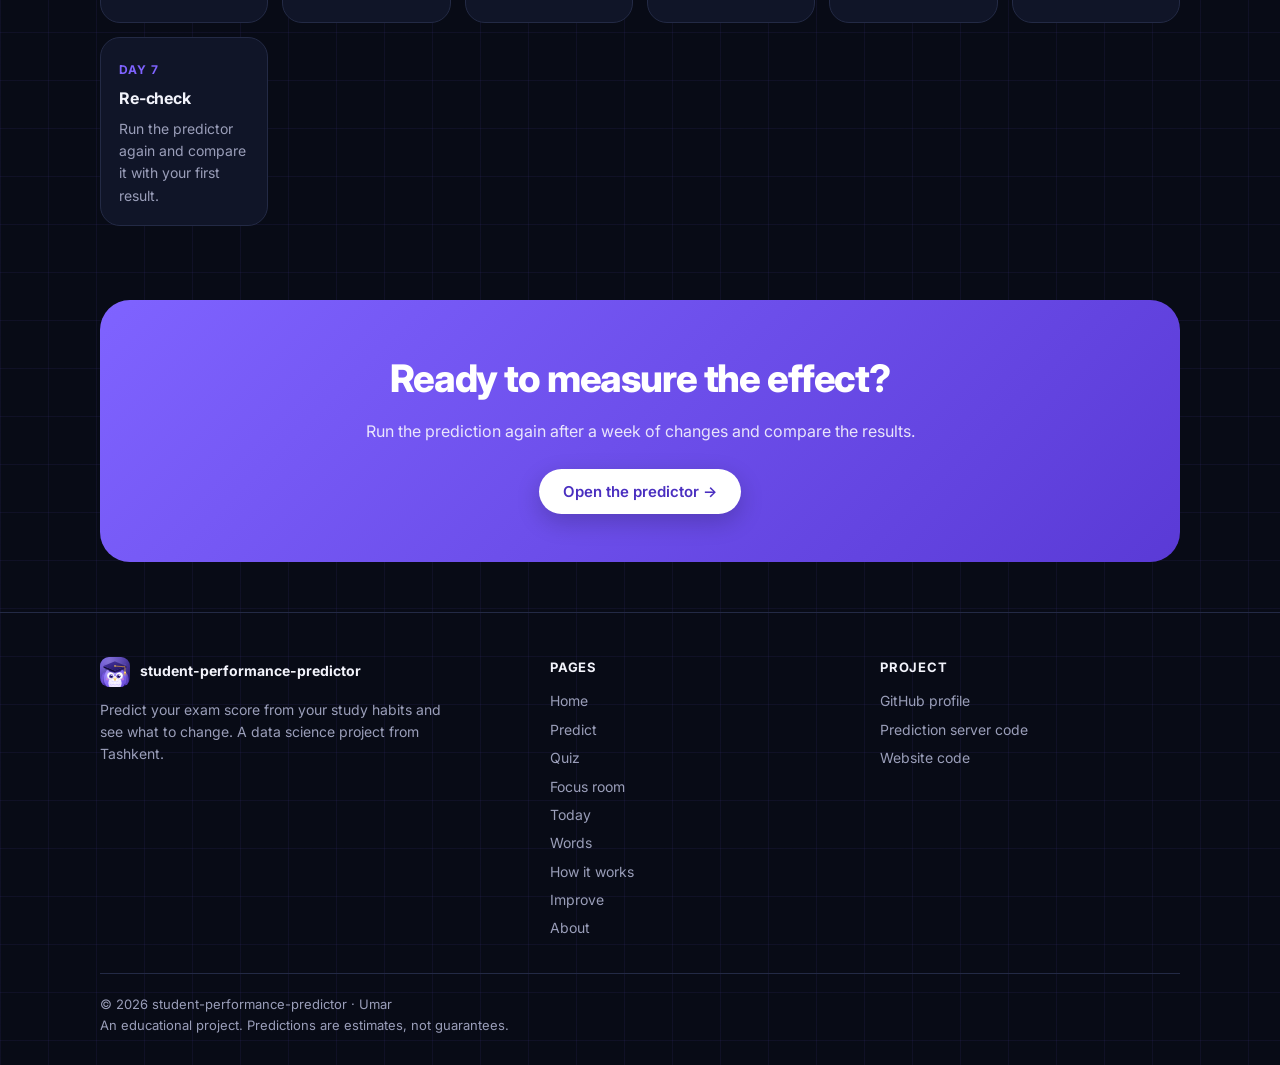
<file: improve.html>
<!doctype html>
<html lang="ru" data-theme="dark">
<head>
<meta charset="utf-8">
<meta name="viewport" content="width=device-width,initial-scale=1">
<meta name="theme-color" content="#6c47e8">
<link rel="manifest" href="/manifest.json">
<title>How to improve | student-performance-predictor</title>
<meta name="description" content="Practical study tips for routine, attendance, sleep, motivation, environment and balance, plus a 7-day starter plan.">
<meta property="og:title" content="How to improve your academic performance">
<meta property="og:description" content="Practical ideas for each area the model looks at, and a 7-day starter plan.">
<meta property="og:type" content="website">
<meta property="og:site_name" content="student-performance-predictor">
<meta property="og:url" content="https://www.studentpp.uz/improve">
<meta property="og:image" content="https://www.studentpp.uz/og.png">
<meta property="og:image:width" content="1200">
<meta property="og:image:height" content="630">
<meta name="twitter:card" content="summary_large_image">
<meta name="twitter:image" content="https://www.studentpp.uz/og.png">
<link rel="canonical" href="https://www.studentpp.uz/improve">
<link rel="icon" type="image/svg+xml" href="/favicon.svg">
<link rel="icon" type="image/png" sizes="32x32" href="/favicon-32.png">
<link rel="apple-touch-icon" href="/apple-touch-icon.png">
<script>try{document.documentElement.setAttribute("data-theme",localStorage.getItem("theme")||"dark")}catch(e){}</script>
<link rel="preconnect" href="https://fonts.googleapis.com">
<link href="https://fonts.googleapis.com/css2?family=Inter:wght@400;500;600;700;800&display=swap" rel="stylesheet">
<link rel="stylesheet" href="/style.css">
</head>
<body>
<nav id="nav"></nav>

<main class="wrap">
  <div class="phead">
    <span class="crumb" data-i18n="crumb"></span>
    <h1 data-i18n="i_title"></h1>
    <p class="lead" data-i18n="i_lead"></p>
  </div>

  <section>
    <div class="cards3" id="areas"></div>
    <p class="note" data-i18n="im_note"></p>
  </section>

  <section>
    <h2 data-i18n="plan_t"></h2>
    <p class="sub" data-i18n="plan_s"></p>
    <div class="days" id="days"></div>
  </section>

  <div class="band">
    <h2 data-i18n="go_t"></h2>
    <p data-i18n="go_d"></p>
    <a class="btn white" href="/predict" data-i18n="go_b"></a>
  </div>
</main>

<footer id="foot"></footer>

<script>
/* Shared: dictionary, layout (nav + footer), theme, language */
(function () {
  var API = "https://student-performance-predictor-bas2.onrender.com";
  window.API = API;

  /* activity log (streak, points) kept on this device only */
  window.actKey = function (d) { d = d || new Date(); return d.getFullYear() + "-" + ("0" + (d.getMonth() + 1)).slice(-2) + "-" + ("0" + d.getDate()).slice(-2); };
  window.actLoad = function () { try { var a = JSON.parse(localStorage.getItem("act") || "null"); if (a && a.days) return a; } catch (e) {} return { days: {}, xp: 0 }; };
  window.actDone = function (day) { return !!day && ((day.focus || 0) + (day.quiz || 0) + (day.pred || 0) + (day.ch || 0) + (day.cards || 0)) > 0; };
  window.actStreak = function () {
    var a = window.actLoad(), d = new Date(), n = 0;
    if (!window.actDone(a.days[window.actKey(d)])) d.setDate(d.getDate() - 1);
    while (window.actDone(a.days[window.actKey(d)])) { n++; d.setDate(d.getDate() - 1); }
    return n;
  };
  window.recordAct = function (kind, xp) {
    try {
      var a = window.actLoad(), k = window.actKey(), day = a.days[k] || (a.days[k] = { xp: 0 });
      var caps = { focus: 4, quiz: 1, pred: 3, ch: 1, cards: 1 };
      day[kind] = (day[kind] || 0) + 1;
      if (day[kind] <= (caps[kind] || 1)) { day.xp = (day.xp || 0) + xp; a.xp = (a.xp || 0) + xp; }
      localStorage.setItem("act", JSON.stringify(a));
    } catch (e) {}
  };

  window.T = {
    en: {
      n_home: "Home", n_pred: "Predict", n_how: "How it works", n_imp: "Improve", n_about: "About", n_cta: "Analyze", n_quiz: "Quiz", n_today: "Today", n_focus: "Focus room", n_cards: "Words", install: "Install app",
      ft_tag: "Predict your exam score from your study habits and see what to change. A data science project from Tashkent.",
      ft_pages: "PAGES", ft_proj: "PROJECT", ft_gh: "GitHub profile", ft_code: "Prediction server code", ft_web: "Website code",
      ft_note: "An educational project. Predictions are estimates, not guarantees.",
      lv_excellent: "Excellent", lv_verygood: "Very Good", lv_dev: "Developing", lv_need: "Needs Improvement",
      o_Low: "Low", o_Medium: "Medium", o_High: "High", o_Yes: "Yes", o_No: "No",
      o_Positive: "Positive", o_Neutral: "Neutral", o_Negative: "Negative", o_Near: "Near", o_Moderate: "Moderate", o_Far: "Far",
      u_h: "h", u_d: "days"
    },
    ru: {
      n_home: "Главная", n_pred: "Прогноз", n_how: "Как это работает", n_imp: "Улучшить", n_about: "О проекте", n_cta: "Анализировать", n_quiz: "Квиз", n_today: "Сегодня", n_focus: "Комната фокуса", n_cards: "Слова", install: "Установить приложение",
      ft_tag: "Прогнозируйте экзаменационный балл по учебным привычкам и узнайте, что менять. Проект по data science из Ташкента.",
      ft_pages: "СТРАНИЦЫ", ft_proj: "ПРОЕКТ", ft_gh: "Профиль GitHub", ft_code: "Код сервера прогноза", ft_web: "Код сайта",
      ft_note: "Учебный проект. Прогнозы приблизительные и не гарантируют результат.",
      lv_excellent: "Отлично", lv_verygood: "Очень хорошо", lv_dev: "Развивается", lv_need: "Нужно улучшить",
      o_Low: "Низкий", o_Medium: "Средний", o_High: "Высокий", o_Yes: "Да", o_No: "Нет",
      o_Positive: "Положит.", o_Neutral: "Нейтр.", o_Negative: "Отрицат.", o_Near: "Близко", o_Moderate: "Средне", o_Far: "Далеко",
      u_h: "ч", u_d: "дн."
    }
  };

  window.T.uz = {
  "n_home": "Bosh sahifa",
  "n_pred": "Bashorat",
  "n_how": "Qanday ishlaydi",
  "n_imp": "Yaxshilash",
  "n_about": "Loyiha haqida",
  "n_cta": "Tahlil qilish",
  "n_quiz": "Viktorina",
  "n_today": "Bugun",
  "n_focus": "Fokus xonasi",
  "n_cards": "So'zlar",
  "install": "Ilovani o'rnatish",
  "ft_tag": "O'quv odatlaringiz asosida imtihon balingizni bashorat qiling va nimani o'zgartirish kerakligini bilib oling. Toshkentdan data science loyihasi.",
  "ft_pages": "SAHIFALAR",
  "ft_proj": "LOYIHA",
  "ft_gh": "GitHub profili",
  "ft_code": "Bashorat serveri kodi",
  "ft_web": "Sayt kodi",
  "ft_note": "O'quv loyihasi. Bashoratlar taxminiy bo'lib, natijani kafolatlamaydi.",
  "lv_excellent": "A'lo",
  "lv_verygood": "Juda yaxshi",
  "lv_dev": "Rivojlanmoqda",
  "lv_need": "Yaxshilash kerak",
  "o_Low": "Past",
  "o_Medium": "O'rta",
  "o_High": "Yuqori",
  "o_Yes": "Ha",
  "o_No": "Yo'q",
  "o_Positive": "Ijobiy",
  "o_Neutral": "Neytral",
  "o_Negative": "Salbiy",
  "o_Near": "Yaqin",
  "o_Moderate": "O'rtacha",
  "o_Far": "Uzoq",
  "u_h": "soat",
  "u_d": "kun"
};

  var lang = "ru";
  try {
    var sl = localStorage.getItem("lang");
    var nl = (navigator.language || "").slice(0, 2);
    lang = (sl === "ru" || sl === "en" || sl === "uz") ? sl : (nl === "ru" ? "ru" : nl === "uz" ? "uz" : "en");
  } catch (e) {}

  window.getLang = function () { return lang; };
  window.t = function (k) {
    var d = window.T[lang];
    if (d[k] !== undefined) return d[k];
    if (window.T.en[k] !== undefined) return window.T.en[k];
    return k;
  };
  window.$ = function (s) { return document.querySelector(s); };

  window.mascot = function (mood) {
    var think = mood === "think", cheer = mood === "cheer";
    var u = "m" + (window._mid = (window._mid || 0) + 1);
    var px = think ? [73, 104, 113, 104] : [79, 111, 119, 111];
    var lw = cheer ? 62 : 8, rw = cheer ? -62 : -8;
    var eye = function (cx, cy, ox, oy) {
      return '<circle cx="' + cx + '" cy="' + cy + '" r="19" fill="url(#' + u + 's)" stroke="rgba(60,30,140,.28)" stroke-width="1.5"/>' +
        '<circle cx="' + ox + '" cy="' + oy + '" r="11" fill="url(#' + u + 'i)"/>' +
        '<circle cx="' + ox + '" cy="' + oy + '" r="5.5" fill="#120a38"/>' +
        '<circle cx="' + (ox + 4) + '" cy="' + (oy - 4) + '" r="3.2" fill="#fff"/><circle cx="' + (ox - 3) + '" cy="' + (oy + 4) + '" r="1.5" fill="#fff" opacity=".7"/>' +
        '<ellipse class="lid" cx="' + cx + '" cy="' + cy + '" rx="19.6" ry="19.6" fill="#7b5cf0"/>';
    };
    var wing = function (cx, rot, ox, oy) {
      return '<g transform="rotate(' + rot + ' ' + ox + ' ' + oy + ')"><ellipse cx="' + cx + '" cy="128" rx="15" ry="36" fill="url(#' + u + 'w)"/>' +
        '<path d="M' + (cx - 5) + ' 108q-3 20 0 40M' + (cx + 5) + ' 110q3 20 0 36" stroke="rgba(255,255,255,.2)" stroke-width="2.4" fill="none" stroke-linecap="round"/></g>';
    };
    return '<svg class="mascot" viewBox="0 0 200 200" role="img" aria-label="Sovi">' +
      '<defs>' +
      '<radialGradient id="' + u + 'b" cx=".35" cy=".28" r=".9"><stop offset="0" stop-color="#ab94ff"/><stop offset=".55" stop-color="#8265f5"/><stop offset="1" stop-color="#5638c4"/></radialGradient>' +
      '<linearGradient id="' + u + 'w" x1="0" y1="0" x2="1" y2="1"><stop offset="0" stop-color="#7e5ff0"/><stop offset="1" stop-color="#43299f"/></linearGradient>' +
      '<radialGradient id="' + u + 'v" cx=".5" cy=".3" r=".85"><stop offset="0" stop-color="#fff"/><stop offset=".6" stop-color="#ece4ff"/><stop offset="1" stop-color="#cbbcfb"/></radialGradient>' +
      '<linearGradient id="' + u + 'g" x1="0" y1="0" x2="0" y2="1"><stop offset="0" stop-color="#ffe493"/><stop offset="1" stop-color="#f2b035"/></linearGradient>' +
      '<radialGradient id="' + u + 'i" cx=".4" cy=".35" r=".8"><stop offset="0" stop-color="#7c5cf0"/><stop offset="1" stop-color="#2a1a6e"/></radialGradient>' +
      '<radialGradient id="' + u + 's" cx=".5" cy=".4" r=".7"><stop offset=".6" stop-color="#fff"/><stop offset="1" stop-color="#e3dbff"/></radialGradient>' +
      '<linearGradient id="' + u + 'c" x1="0" y1="0" x2="1" y2="1"><stop offset="0" stop-color="#4a36ad"/><stop offset="1" stop-color="#1c1250"/></linearGradient>' +
      '<radialGradient id="' + u + 'h" cx=".5" cy=".5" r=".5"><stop offset="0" stop-color="rgba(20,10,60,.42)"/><stop offset="1" stop-color="rgba(20,10,60,0)"/></radialGradient>' +
      "</defs>" +
      '<ellipse cx="100" cy="194" rx="56" ry="8" fill="url(#' + u + 'h)"/>' +
      wing(44, lw, 56, 100) + wing(156, rw, 144, 100) +
      '<ellipse cx="82" cy="190" rx="12" ry="6" fill="url(#' + u + 'g)"/><ellipse cx="118" cy="190" rx="12" ry="6" fill="url(#' + u + 'g)"/>' +
      '<path d="M76 190h12M82 186v8M112 190h12M118 186v8" stroke="rgba(150,90,10,.35)" stroke-width="1.6" stroke-linecap="round"/>' +
      '<ellipse cx="100" cy="124" rx="60" ry="64" fill="url(#' + u + 'b)"/>' +
      '<ellipse cx="76" cy="98" rx="24" ry="34" fill="#fff" opacity=".07" transform="rotate(-18 76 98)"/>' +
      '<ellipse cx="100" cy="124" rx="59" ry="63" fill="none" stroke="rgba(255,255,255,.2)" stroke-width="1.6"/>' +
      '<ellipse cx="100" cy="148" rx="36" ry="38" fill="url(#' + u + 'v)"/>' +
      '<path d="M82 138q9 9 18 0M100 138q9 9 18 0M91 156q9 9 18 0M73 156q8 8 16 0M111 156q8 8 16 0M100 174q8 7 16 0M84 174q8 7 16 0" stroke="#bfaefc" stroke-width="2.6" fill="none" stroke-linecap="round"/>' +
      '<g class="head">' +
      '<path d="M52 74L42 46l32 14z" fill="#6a4dd6"/><path d="M148 74l10-28-32 14z" fill="#6a4dd6"/>' +
      '<ellipse cx="100" cy="110" rx="52" ry="34" fill="#fff" opacity=".1"/>' +
      eye(76, 108, px[0], px[1]) + eye(124, 108, px[2], px[3]) +
      (cheer || !think ? '<circle cx="58" cy="128" r="7" fill="#ff8fc1" opacity=".4"/><circle cx="142" cy="128" r="7" fill="#ff8fc1" opacity=".4"/>' : "") +
      (think ? '<path d="M106 88q14-8 28 0" stroke="#2b1b6b" stroke-width="4" fill="none" stroke-linecap="round"/>' : "") +
      '<path d="M90 121q10-5 20 0L100 139z" fill="url(#' + u + 'g)"/><path d="M95 124q5-2 10 0" stroke="#fff" stroke-opacity=".6" stroke-width="2" fill="none" stroke-linecap="round"/>' +
      '<ellipse cx="100" cy="72" rx="54" ry="9" fill="rgba(10,5,40,.3)"/>' +
      '<path d="M66 68V84Q100 100 134 84V68L100 82z" fill="#33238a"/>' +
      '<polygon points="38,56 100,82 100,91 38,65" fill="#150d3d"/><polygon points="162,56 100,82 100,91 162,65" fill="#20145a"/>' +
      '<polygon points="100,30 162,56 100,82 38,56" fill="url(#' + u + 'c)"/>' +
      '<path d="M100 31L160 56" stroke="rgba(255,255,255,.22)" stroke-width="1.6" stroke-linecap="round"/>' +
      '<circle cx="100" cy="56" r="4.5" fill="url(#' + u + 'g)"/>' +
      '<path d="M100 56L154 60V88" stroke="#f2b035" stroke-width="3.4" fill="none" stroke-linecap="round" stroke-linejoin="round"/>' +
      '<circle cx="154" cy="92" r="6" fill="url(#' + u + 'g)"/><path d="M150 96l-2 8M154 98v9M158 96l2 8" stroke="#f2b035" stroke-width="2.4" stroke-linecap="round"/>' +
      "</g>" +
      (cheer ? '<path class="tw" d="M28 44l3 8 8 3-8 3-3 8-3-8-8-3 8-3z" fill="#ffd166"/><path class="tw" style="animation-delay:.5s" d="M176 30l2 6 6 2-6 2-2 6-2-6-6-2 6-2z" fill="#ffd166"/>' : "") +
      (think ? '<text x="170" y="48" font-size="34" font-weight="800" fill="#ffd166" font-family="Inter,Arial,sans-serif">?</text>' : "") +
      "</svg>";
  };

  function buildLayout() {
    var nav = document.getElementById("nav");
    if (nav) {
      nav.innerHTML =
        '<a class="logo" href="/"><img src="/favicon.svg" alt="" width="30" height="30"><span>student-performance-predictor</span></a>' +
        '<div class="links" id="links">' +
        '<a href="/" data-i18n="n_home"></a>' +
        '<a href="/predict" data-i18n="n_pred"></a>' +
        '<a href="/quiz" data-i18n="n_quiz"></a><a href="/focus" data-i18n="n_focus"></a><a class="only-m" href="/today" data-i18n="n_today"></a><a class="only-m" href="/cards" data-i18n="n_cards"></a>' +
        '<a href="/how-it-works" data-i18n="n_how"></a>' +
        '<a href="/improve" data-i18n="n_imp"></a>' +
        '<a href="/about" data-i18n="n_about"></a></div>' +
        '<div class="tools">' +
        '<button class="chip" id="theme" aria-label="Theme"></button>' +
        '<select class="chip" id="lang" aria-label="Language"><option value="ru">RU</option><option value="en">EN</option><option value="uz">UZ</option></select>' +
        '<a class="btn small" href="/today" aria-label="Today">🔥 <b id="navStreak">0</b> <span data-i18n="n_today"></span></a>' +
        '<button class="chip burger" id="burger" aria-label="Menu">☰</button></div>';
      var path = location.pathname.replace(/\.html$/, "").replace(/\/+$/, "") || "/";
      nav.querySelectorAll(".links a").forEach(function (a) {
        if (a.getAttribute("href") === path) a.classList.add("cur");
      });
    }
    var foot = document.getElementById("foot");
    if (foot) {
      foot.innerHTML =
        '<div class="wrap"><div class="foot-grid">' +
        '<div><a class="logo" href="/" style="padding:0"><img src="/favicon.svg" alt="" width="30" height="30"><span style="display:inline">student-performance-predictor</span></a>' +
        '<p style="margin-top:12px;max-width:360px" data-i18n="ft_tag"></p></div>' +
        '<div><h5 data-i18n="ft_pages"></h5>' +
        '<a href="/" data-i18n="n_home"></a><a href="/predict" data-i18n="n_pred"></a>' +
        '<a href="/quiz" data-i18n="n_quiz"></a><a href="/focus" data-i18n="n_focus"></a><a href="/today" data-i18n="n_today"></a><a href="/cards" data-i18n="n_cards"></a><a href="/how-it-works" data-i18n="n_how"></a><a href="/improve" data-i18n="n_imp"></a>' +
        '<a href="/about" data-i18n="n_about"></a></div>' +
        '<div><h5 data-i18n="ft_proj"></h5>' +
        '<a href="https://github.com/umarkhodjaev-hash" target="_blank" rel="noopener" data-i18n="ft_gh"></a>' +
        '<a href="https://github.com/umarkhodjaev-hash/student-performance-predictor" target="_blank" rel="noopener" data-i18n="ft_code"></a>' +
        '<a href="https://github.com/umarkhodjaev-hash/student-performance-web" target="_blank" rel="noopener" data-i18n="ft_web"></a></div>' +
        '</div><div class="copy">© <span id="yr"></span> student-performance-predictor · Umar<br><span data-i18n="ft_note"></span><br><button class="chip" id="install" hidden data-i18n="install" style="margin-top:12px"></button></div></div>';
      var y = document.getElementById("yr");
      if (y) y.textContent = new Date().getFullYear();
    }
  }

  function applyLang() {
    document.documentElement.lang = lang;
    var d = window.T[lang];
    if (d.doc_title) document.title = d.doc_title;
    document.querySelectorAll("[data-i18n]").forEach(function (e) { e.textContent = window.t(e.getAttribute("data-i18n")); });
    document.querySelectorAll("[data-mascot]").forEach(function (e) { e.innerHTML = window.mascot(e.getAttribute("data-mascot")); });
    var ns = document.getElementById("navStreak");
    if (ns) ns.textContent = window.actStreak();
    var lb = document.getElementById("lang");
    if (lb) lb.value = lang;
    if (window.onLang) window.onLang();
  }
  window.applyLang = applyLang;

  function setTheme(m) {
    document.documentElement.setAttribute("data-theme", m);
    var b = document.getElementById("theme");
    if (b) b.textContent = m === "dark" ? "☀️" : "🌙";
    try { localStorage.setItem("theme", m); } catch (e) {}
  }

  document.addEventListener("DOMContentLoaded", function () {
    buildLayout();
    var saved = null;
    try { saved = localStorage.getItem("theme"); } catch (e) {}
    setTheme(saved || "dark");
    document.getElementById("theme").onclick = function () {
      setTheme(document.documentElement.getAttribute("data-theme") === "dark" ? "light" : "dark");
    };
    document.getElementById("lang").onchange = function () {
      lang = this.value;
      try { localStorage.setItem("lang", lang); } catch (e) {}
      applyLang();
    };
    document.getElementById("burger").onclick = function () {
      document.getElementById("links").classList.toggle("open");
    };
    applyLang();
    /* wake the free Render server in the background */
    try { fetch(API + "/robots.txt", { mode: "no-cors" }).catch(function () {}); } catch (e) {}
  });
})();

</script>
<script>
Object.assign(T.en, {
  doc_title: "How to improve | student-performance-predictor",
  crumb: "IMPROVE", i_title: "Turn the prediction into a plan",
  i_lead: "Small, steady changes usually beat big one-time efforts. Here are practical ideas for each area the model looks at.",
  a1t: "Study routine",
  a1_1: "Plan study time in your calendar like a lesson. A fixed slot beats good intentions.",
  a1_2: "Use short focused blocks, for example 25 minutes of work and a 5 minute break, instead of one long session.",
  a1_3: "End each session by writing what to study next, so tomorrow starts without hesitation.",
  a2t: "Attendance",
  a2_1: "Treat every class as the cheapest study time you have: the explanation is free and happens once.",
  a2_2: "If you miss a class, get the notes the same day and review them within two days.",
  a2_3: "Ask your teacher early about missed topics. Waiting makes catching up harder.",
  a3t: "Sleep",
  a3_1: "Keep a similar bedtime and wake-up time, including on weekends.",
  a3_2: "Put the phone away before bed. Screens late in the evening can make it harder to fall asleep.",
  a3_3: "Aim for the amount of sleep recommended for your age, and avoid all-nighters before exams.",
  a4t: "Motivation",
  a4_1: "Split a big goal into weekly targets you can actually tick off.",
  a4_2: "Write down why this exam matters to you and look at it when motivation drops.",
  a4_3: "Celebrate small wins and track progress, for example with a simple checklist.",
  a5t: "Environment and resources",
  a5_1: "Find a quiet, consistent place to study and keep it free of distractions.",
  a5_2: "Use your school library, free online courses and past papers when textbooks are limited.",
  a5_3: "Download materials in advance so a weak internet connection does not stop you.",
  a6t: "Balance and people",
  a6_1: "Move regularly. A walk, sport or exercise helps focus and energy.",
  a6_2: "Keep one or two activities you enjoy. Clubs and hobbies are useful, but protect your study time.",
  a6_3: "Study with friends who support your goals, and protect focus time from distractions.",
  im_note: "These are general study tips, not medical advice.",
  plan_t: "Your 7-day starter plan", plan_s: "One small step a day. Repeat the week and watch your next prediction.",
  day: "DAY",
  d1t: "Measure", d1d: "Write down your real study hours, sleep and attendance for the week.",
  d2t: "Choose", d2d: "Pick the one habit from this page that looks easiest to improve.",
  d3t: "Schedule", d3d: "Put study blocks and a fixed bedtime into your calendar.",
  d4t: "Study", d4d: "Do two focused blocks, with breaks, on your hardest subject.",
  d5t: "Catch up", d5d: "Review notes from missed classes and ask your teacher about gaps.",
  d6t: "Balance", d6d: "Add movement or a hobby, and spend time with supportive friends.",
  d7t: "Re-check", d7d: "Run the predictor again and compare it with your first result.",
  go_t: "Ready to measure the effect?", go_d: "Run the prediction again after a week of changes and compare the results.", go_b: "Open the predictor →"
});
Object.assign(T.ru, {
  doc_title: "Как улучшить | student-performance-predictor",
  crumb: "УЛУЧШИТЬ", i_title: "Превратите прогноз в план",
  i_lead: "Небольшие регулярные изменения обычно работают лучше, чем один большой рывок. Вот практические идеи для каждой области, которую учитывает модель.",
  a1t: "Учебная рутина",
  a1_1: "Планируйте время учёбы в календаре, как урок. Фиксированный слот лучше благих намерений.",
  a1_2: "Занимайтесь короткими сфокусированными блоками, например 25 минут работы и 5 минут отдыха, вместо одной длинной сессии.",
  a1_3: "В конце каждой сессии записывайте, что учить дальше, чтобы завтра начать без колебаний.",
  a2t: "Посещаемость",
  a2_1: "Относитесь к каждому занятию как к самому дешёвому времени учёбы: объяснение бесплатное и происходит один раз.",
  a2_2: "Если пропустили занятие, возьмите конспект в тот же день и повторите его в течение двух дней.",
  a2_3: "Рано спрашивайте учителя о пропущенных темах. Чем дольше ждёте, тем труднее навёрстывать.",
  a3t: "Сон",
  a3_1: "Ложитесь и вставайте примерно в одно время, в том числе в выходные.",
  a3_2: "Уберите телефон перед сном. Экраны поздним вечером могут мешать засыпать.",
  a3_3: "Старайтесь спать столько, сколько рекомендуют для вашего возраста, и не сидите всю ночь перед экзаменом.",
  a4t: "Мотивация",
  a4_1: "Разбейте большую цель на недельные задачи, которые можно реально отметить галочкой.",
  a4_2: "Запишите, почему этот экзамен важен для вас, и перечитывайте, когда мотивация падает.",
  a4_3: "Отмечайте маленькие победы и следите за прогрессом, например простым чек-листом.",
  a5t: "Среда и ресурсы",
  a5_1: "Найдите тихое постоянное место для учёбы и уберите оттуда отвлекающие вещи.",
  a5_2: "Используйте школьную библиотеку, бесплатные онлайн-курсы и прошлые варианты экзаменов, если учебников мало.",
  a5_3: "Скачивайте материалы заранее, чтобы слабый интернет не останавливал вас.",
  a6t: "Баланс и окружение",
  a6_1: "Двигайтесь регулярно. Прогулка, спорт или зарядка помогают концентрации и энергии.",
  a6_2: "Оставьте одно-два занятия, которые вам нравятся. Кружки и хобби полезны, но берегите время на учёбу.",
  a6_3: "Занимайтесь с друзьями, которые поддерживают ваши цели, и защищайте время концентрации от отвлечений.",
  im_note: "Это общие учебные советы, а не медицинские рекомендации.",
  plan_t: "План на 7 дней для старта", plan_s: "Один небольшой шаг в день. Повторите неделю и посмотрите на следующий прогноз.",
  day: "ДЕНЬ",
  d1t: "Измерьте", d1d: "Запишите свои реальные часы учёбы, сон и посещаемость за неделю.",
  d2t: "Выберите", d2d: "Выберите одну привычку с этой страницы, которую проще всего улучшить.",
  d3t: "Запланируйте", d3d: "Внесите в календарь блоки учёбы и постоянное время отхода ко сну.",
  d4t: "Занимайтесь", d4d: "Сделайте два сфокусированных блока с перерывами по самому трудному предмету.",
  d5t: "Навёрстывайте", d5d: "Повторите конспекты пропущенных занятий и спросите учителя о пробелах.",
  d6t: "Баланс", d6d: "Добавьте движение или хобби и проведите время с поддерживающими друзьями.",
  d7t: "Проверьте", d7d: "Запустите предиктор снова и сравните с первым результатом.",
  go_t: "Готовы измерить эффект?", go_d: "Запустите прогноз снова после недели изменений и сравните результаты.", go_b: "Открыть предиктор →"
});

Object.assign(T.uz, {
  "doc_title": "Qanday yaxshilash | student-performance-predictor",
  "crumb": "YAXSHILASH",
  "i_title": "Bashoratni rejaga aylantiring",
  "i_lead": "Kichik, barqaror o'zgarishlar odatda bir martalik katta urinishdan yaxshiroq ishlaydi. Mana model e'tibor beradigan har bir soha uchun amaliy g'oyalar.",
  "a1t": "O'quv tartibi",
  "a1_1": "O'qish vaqtini taqvimingizda dars kabi rejalashtiring. Qat'iy vaqt yaxshi niyatdan afzal.",
  "a1_2": "Bitta uzun mashg'ulot o'rniga qisqa, diqqat bilan bajariladigan bloklardan foydalaning, masalan 25 daqiqa ish va 5 daqiqa tanaffus.",
  "a1_3": "Har bir mashg'ulotni keyin nima o'qishni yozib tugating, shunda ertangi kun ikkilanishsiz boshlanadi.",
  "a2t": "Davomat",
  "a2_1": "Har bir darsni eng arzon o'qish vaqti deb biling: tushuntirish bepul va bir marta bo'ladi.",
  "a2_2": "Dars qoldirsangiz, konspektni o'sha kuni oling va ikki kun ichida takrorlang.",
  "a2_3": "Qoldirilgan mavzular haqida o'qituvchidan erta so'rang. Kutish quvib yetishni qiyinlashtiradi.",
  "a3t": "Uyqu",
  "a3_1": "Dam olish kunlarida ham yotish va uyg'onish vaqtini bir xil saqlang.",
  "a3_2": "Uyqudan oldin telefonni chetga qo'ying. Kechqurun ekranlar uxlab qolishni qiyinlashtirishi mumkin.",
  "a3_3": "Yoshingizga tavsiya etilgan uyqu miqdorini maqsad qiling va imtihon oldidan tunni uxlamay o'tkazmang.",
  "a4t": "Motivatsiya",
  "a4_1": "Katta maqsadni haqiqatan belgilab bora oladigan haftalik vazifalarga bo'ling.",
  "a4_2": "Bu imtihon nima uchun siz uchun muhimligini yozib qo'ying va motivatsiya pasayganda qarab turing.",
  "a4_3": "Kichik g'alabalarni nishonlang va taraqqiyotni kuzatib boring, masalan oddiy cheklist bilan.",
  "a5t": "Muhit va resurslar",
  "a5_1": "O'qish uchun tinch, doimiy joy toping va uni chalg'ituvchi narsalardan xoli saqlang.",
  "a5_2": "Darsliklar yetarli bo'lmasa, maktab kutubxonasi, bepul onlayn kurslar va oldingi yillardagi imtihon variantlaridan foydalaning.",
  "a5_3": "Materiallarni oldindan yuklab oling, shunda sust internet sizni to'xtatmaydi.",
  "a6t": "Muvozanat va atrofdagilar",
  "a6_1": "Muntazam harakatlaning. Sayr, sport yoki mashqlar diqqat va energiyaga yordam beradi.",
  "a6_2": "O'zingiz yoqtiradigan bir-ikkita mashg'ulotni saqlang. To'garaklar va sevimli mashg'ulotlar foydali, lekin o'qish vaqtini asrang.",
  "a6_3": "Maqsadlaringizni qo'llab-quvvatlaydigan do'stlar bilan o'qing va diqqat vaqtini chalg'ishdan himoya qiling.",
  "im_note": "Bu umumiy o'quv maslahatlari, tibbiy tavsiyalar emas.",
  "plan_t": "7 kunlik boshlang'ich rejangiz",
  "plan_s": "Kuniga bitta kichik qadam. Haftani takrorlang va keyingi bashoratingizni kuzatib boring.",
  "day": "KUN",
  "d1t": "O'lchang",
  "d1d": "Hafta davomidagi haqiqiy o'qish soatlari, uyqu va davomatingizni yozib oling.",
  "d2t": "Tanlang",
  "d2d": "Shu sahifadagi eng oson yaxshilanadigan bitta odatni tanlang.",
  "d3t": "Rejalashtiring",
  "d3d": "O'qish bloklari va aniq uxlash vaqtini taqvimingizga kiriting.",
  "d4t": "O'qing",
  "d4d": "Eng qiyin faningiz bo'yicha tanaffuslar bilan ikkita diqqatli blok bajaring.",
  "d5t": "Quvib yeting",
  "d5d": "Qoldirilgan darslar konspektini takrorlang va bo'shliqlar haqida o'qituvchidan so'rang.",
  "d6t": "Muvozanat",
  "d6d": "Harakat yoki sevimli mashg'ulot qo'shing va qo'llab-quvvatlovchi do'stlar bilan vaqt o'tkazing.",
  "d7t": "Qayta tekshiring",
  "d7d": "Bashoratchini yana ishga tushiring va birinchi natijangiz bilan solishtiring.",
  "go_t": "Ta'sirni o'lchashga tayyormisiz?",
  "go_d": "Bir haftalik o'zgarishlardan so'ng bashoratni qayta ishga tushiring va natijalarni solishtiring.",
  "go_b": "Bashoratchini ochish →"
});

var ICONS = ["📚", "✅", "🌙", "🔥", "🏫", "⚖️"];
window.onLang = function () {
  var h = "";
  for (var i = 1; i <= 6; i++) {
    h += '<div class="card"><div class="ico">' + ICONS[i - 1] + "</div><h3>" + t("a" + i + "t") + '</h3><ul class="points">' +
      [1, 2, 3].map(function (j) { return "<li>" + t("a" + i + "_" + j) + "</li>"; }).join("") + "</ul></div>";
  }
  document.getElementById("areas").innerHTML = h;
  var d = "";
  for (var k = 1; k <= 7; k++) {
    d += '<div class="day"><small>' + t("day") + " " + k + "</small><h3 style=\"font-size:16px;margin-top:4px\">" + t("d" + k + "t") + "</h3><p>" + t("d" + k + "d") + "</p></div>";
  }
  document.getElementById("days").innerHTML = d;
};
</script>
<script>
(function () {
  if (!("serviceWorker" in navigator)) return;
  window.addEventListener("load", function () { navigator.serviceWorker.register("/sw.js").catch(function () {}); });
  var deferred = null;
  window.addEventListener("beforeinstallprompt", function (e) {
    e.preventDefault(); deferred = e;
    var b = document.getElementById("install"); if (b) b.hidden = false;
  });
  window.addEventListener("appinstalled", function () {
    deferred = null; var b = document.getElementById("install"); if (b) b.hidden = true;
  });
  document.addEventListener("click", function (ev) {
    if (!ev.target || ev.target.id !== "install" || !deferred) return;
    deferred.prompt();
    deferred.userChoice.then(function () { deferred = null; var b = document.getElementById("install"); if (b) b.hidden = true; });
  });
})();
</script>
<script src="/sync.js" defer></script>
</body>
</html>
</file>
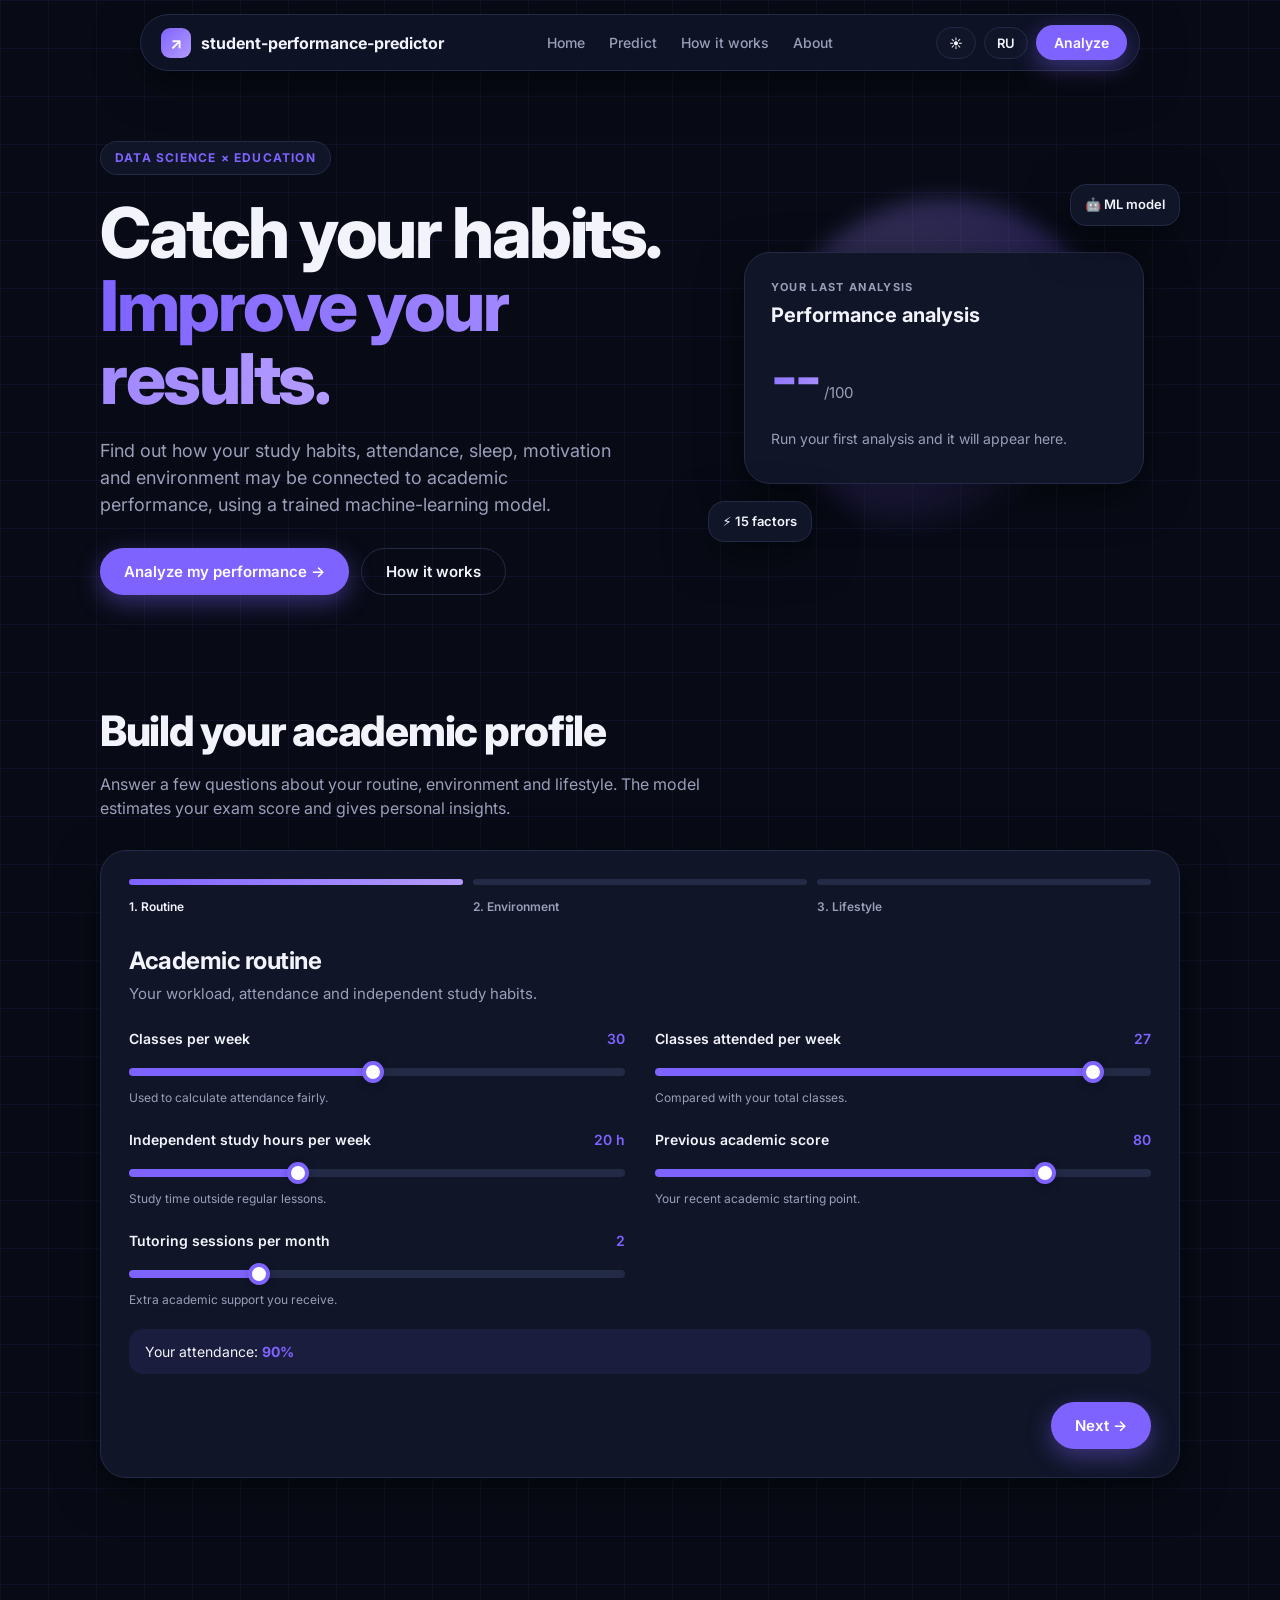
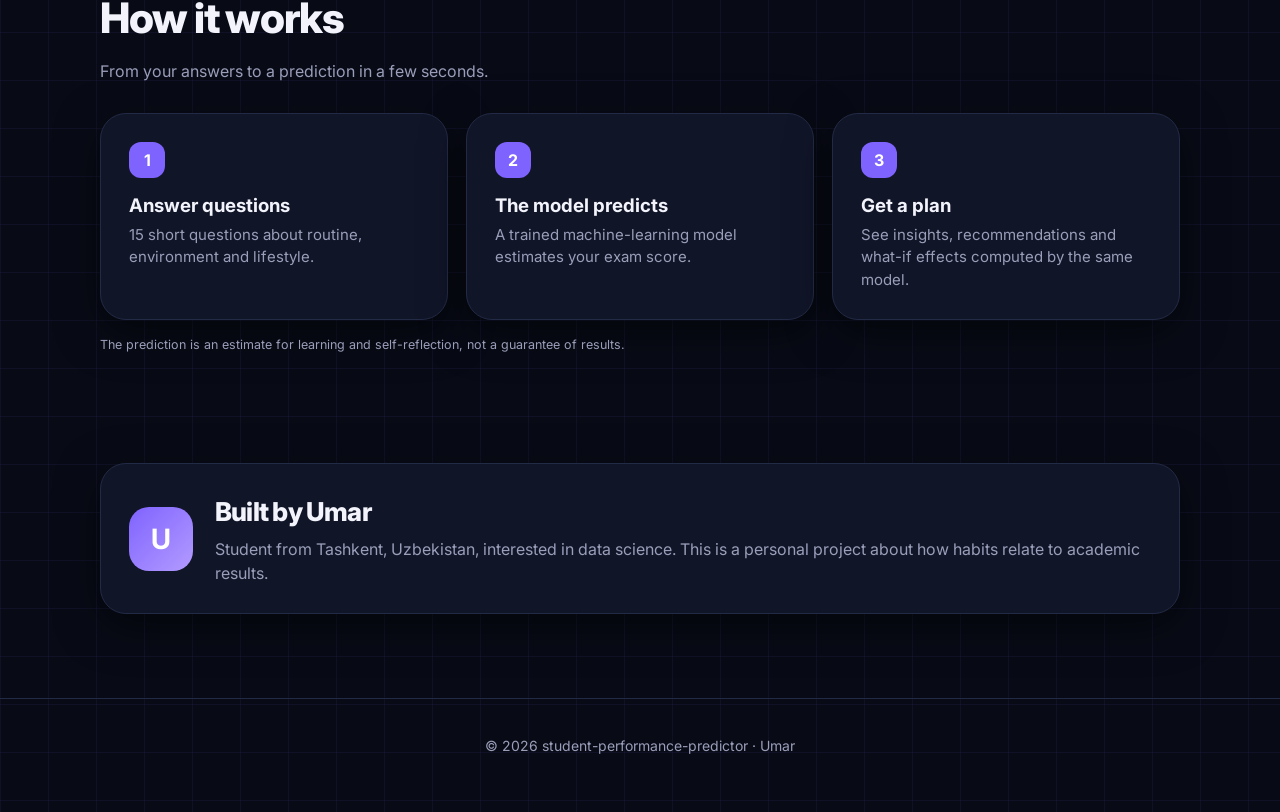
<file: index (1).html>
<!doctype html>
<html lang="ru" data-theme="dark">
<head>
<meta charset="utf-8">
<meta name="viewport" content="width=device-width,initial-scale=1">
<title>student-performance-predictor</title>
<meta name="description" content="Predict your exam score from your study habits with a trained ML model, then see what to change.">
<link rel="preconnect" href="https://fonts.googleapis.com">
<link href="https://fonts.googleapis.com/css2?family=Inter:wght@400;500;600;700;800&display=swap" rel="stylesheet">
<style>
:root{
  --bg:#fafaff;--surface:#fff;--text:#0f1020;--muted:#5d6079;--line:#e7e7f3;
  --brand:#6c47e8;--brand2:#9b6bff;--ok:#16a34a;--bad:#ef4444;
  --shadow:0 10px 40px rgba(60,40,140,.10);--grid:rgba(108,71,232,.06);
}
:root[data-theme="dark"]{
  --bg:#080b16;--surface:#101528;--text:#f2f3fb;--muted:#9a9eb9;--line:#232a45;
  --brand:#7f63ff;--brand2:#b39bff;--shadow:0 12px 44px rgba(0,0,0,.5);--grid:rgba(127,99,255,.07);
}
*{box-sizing:border-box;margin:0}
html{scroll-behavior:smooth}
body{font-family:Inter,system-ui,sans-serif;background:var(--bg);color:var(--text);line-height:1.5;
  background-image:linear-gradient(var(--grid) 1px,transparent 1px),linear-gradient(90deg,var(--grid) 1px,transparent 1px);
  background-size:48px 48px;transition:background-color .3s,color .3s}
.wrap{max-width:1120px;margin:0 auto;padding:0 20px}
button{font-family:inherit}
[hidden]{display:none!important}
/* nav */
nav{position:sticky;top:14px;z-index:20;margin:14px auto 0;max-width:1000px;display:flex;align-items:center;justify-content:space-between;
  gap:12px;padding:10px 12px 10px 20px;background:color-mix(in srgb,var(--surface) 85%,transparent);backdrop-filter:blur(14px);
  border:1px solid var(--line);border-radius:999px;box-shadow:var(--shadow)}
.logo{display:flex;align-items:center;gap:10px;font-weight:700;text-decoration:none;color:var(--text);white-space:nowrap}
.logo i{width:30px;height:30px;border-radius:9px;background:linear-gradient(135deg,var(--brand),var(--brand2));display:grid;place-items:center;color:#fff;font-style:normal;font-size:16px}
nav .links{display:flex;gap:24px}
nav .links a{color:var(--muted);text-decoration:none;font-size:14px;font-weight:500}
nav .links a:hover{color:var(--text)}
.tools{display:flex;gap:8px;align-items:center}
.chip{border:1px solid var(--line);background:var(--surface);color:var(--text);border-radius:999px;padding:7px 12px;font:600 13px Inter;cursor:pointer}
.btn{border:0;background:var(--brand);color:#fff;border-radius:999px;padding:13px 24px;font:600 15px Inter;cursor:pointer;text-decoration:none;display:inline-flex;gap:8px;align-items:center;justify-content:center;
  box-shadow:0 8px 24px color-mix(in srgb,var(--brand) 40%,transparent);transition:transform .15s,opacity .15s}
.btn:hover{transform:translateY(-2px)}
.btn:disabled{opacity:.4;cursor:not-allowed;transform:none}
.btn.ghost{background:transparent;color:var(--text);box-shadow:none;border:1px solid var(--line)}
/* hero */
.hero{display:grid;grid-template-columns:1.1fr .9fr;gap:30px;align-items:center;padding:70px 0 50px}
.badge{display:inline-block;padding:7px 14px;border:1px solid var(--line);border-radius:999px;font-size:12px;font-weight:700;letter-spacing:.1em;color:var(--brand);background:var(--surface);margin-bottom:22px}
h1{font-size:clamp(40px,6vw,70px);line-height:1.04;letter-spacing:-.035em;font-weight:800}
h1 .g{background:linear-gradient(90deg,var(--brand),var(--brand2));-webkit-background-clip:text;background-clip:text;color:transparent}
.lead{margin:22px 0 30px;color:var(--muted);font-size:18px;max-width:520px}
.cta{display:flex;gap:12px;flex-wrap:wrap}
.stage{position:relative;min-height:380px;display:grid;place-items:center}
.orb{position:absolute;width:340px;height:340px;border-radius:50%;background:radial-gradient(circle at 35% 30%,var(--brand2),var(--brand) 55%,transparent 72%);opacity:.25;filter:blur(10px)}
.hcard{position:relative;width:100%;max-width:400px;background:var(--surface);border:1px solid var(--line);border-radius:26px;padding:26px;box-shadow:var(--shadow)}
.hcard small{display:block;font-size:11px;letter-spacing:.12em;font-weight:700;color:var(--muted)}
.hcard h3{font-size:20px;margin:4px 0 16px}
.hbig{display:flex;align-items:flex-end;justify-content:space-between;margin-bottom:14px}
.hbig b{font-size:60px;line-height:1;letter-spacing:-.04em;background:linear-gradient(135deg,var(--brand),var(--brand2));-webkit-background-clip:text;background-clip:text;color:transparent}
.hbig span{color:var(--muted);font-size:15px;margin-left:4px}
.pill{display:inline-block;padding:6px 14px;border-radius:999px;font-weight:700;font-size:13px;color:var(--brand);border:1px solid color-mix(in srgb,var(--brand) 40%,transparent);background:color-mix(in srgb,var(--brand) 12%,transparent)}
.hrow{display:flex;justify-content:space-between;font-size:14px;padding:8px 0;border-top:1px solid var(--line);color:var(--muted)}
.hrow b{color:var(--text)}
.empty{color:var(--muted);font-size:14px;padding:8px 0}
.float{position:absolute;background:var(--surface);border:1px solid var(--line);border-radius:16px;padding:10px 14px;box-shadow:var(--shadow);animation:bob 6s ease-in-out infinite;font-size:13px;font-weight:600}
.float.a{top:6px;right:0}.float.b{bottom:16px;left:0;animation-delay:-3s}
@keyframes bob{50%{transform:translateY(-9px)}}
/* sections */
section{padding:54px 0}
h2{font-size:clamp(28px,4vw,42px);letter-spacing:-.03em;font-weight:800;margin-bottom:10px}
.sub{color:var(--muted);margin-bottom:30px;max-width:600px}
.card{background:var(--surface);border:1px solid var(--line);border-radius:26px;padding:28px;box-shadow:var(--shadow)}
/* stepper */
.stepper{display:flex;gap:10px;margin-bottom:26px}
.sp{flex:1}
.sp i{display:block;height:6px;border-radius:99px;background:var(--line);margin-bottom:8px;overflow:hidden;position:relative}
.sp i::after{content:"";position:absolute;inset:0;background:linear-gradient(90deg,var(--brand),var(--brand2));transform:scaleX(0);transform-origin:left;transition:transform .4s}
.sp.on i::after,.sp.done i::after{transform:scaleX(1)}
.sp span{font-size:12px;font-weight:600;color:var(--muted)}
.sp.on span{color:var(--text)}
.st-t{font-size:24px;letter-spacing:-.02em}
.st-d{color:var(--muted);margin:4px 0 22px;font-size:15px}
.grid{display:grid;grid-template-columns:1fr 1fr;gap:22px 30px}
.field .row{display:flex;justify-content:space-between;gap:10px;font-weight:600;font-size:14px;margin-bottom:9px}
.field .row output{color:var(--brand);white-space:nowrap}
.field .hint{font-size:12px;color:var(--muted);margin-top:7px}
input[type=range]{-webkit-appearance:none;appearance:none;width:100%;height:8px;border-radius:99px;outline:0;
  background:linear-gradient(90deg,var(--brand) var(--p,50%),var(--line) var(--p,50%))}
input[type=range]::-webkit-slider-thumb{-webkit-appearance:none;width:22px;height:22px;border-radius:50%;background:#fff;border:4px solid var(--brand);cursor:pointer;box-shadow:0 2px 8px rgba(0,0,0,.25)}
input[type=range]::-moz-range-thumb{width:14px;height:14px;border-radius:50%;background:#fff;border:4px solid var(--brand);cursor:pointer}
.seg{display:flex;gap:6px;background:var(--bg);border:1px solid var(--line);border-radius:14px;padding:4px}
.seg button{flex:1;border:0;background:transparent;color:var(--muted);font:600 13px Inter;padding:9px 6px;border-radius:10px;cursor:pointer;transition:all .15s}
.seg button.on{background:var(--brand);color:#fff;box-shadow:0 4px 14px color-mix(in srgb,var(--brand) 40%,transparent)}
.att{margin-top:20px;padding:12px 16px;border-radius:14px;background:color-mix(in srgb,var(--brand) 10%,transparent);font-size:14px}
.att b{color:var(--brand)}
.navb{display:flex;justify-content:space-between;margin-top:28px;gap:12px}
/* result */
.res{display:grid;grid-template-columns:.8fr 1.2fr;gap:28px}
.ringbox{text-align:center}
.ring{position:relative;width:230px;height:230px;margin:0 auto 14px}
.ring svg{transform:rotate(-90deg)}
.ring circle{fill:none;stroke-width:16;stroke-linecap:round}
.ring .bg{stroke:var(--line)}
.ring .fg{stroke:url(#g);transition:stroke-dashoffset 1.1s cubic-bezier(.2,.8,.2,1)}
.ring .mid{position:absolute;inset:0;display:grid;place-content:center}
.ring .mid b{font-size:58px;letter-spacing:-.03em;line-height:1}
.ring .mid span{color:var(--muted);font-size:13px}
.box{background:var(--bg);border:1px solid var(--line);border-radius:18px;padding:18px 20px;margin-bottom:14px}
.box h4{font-size:14px;margin-bottom:10px}
.box ul{list-style:none;padding:0;display:grid;gap:8px}
.box li{font-size:14px;padding-left:22px;position:relative;color:var(--muted)}
.box li::before{content:"";position:absolute;left:2px;top:7px;width:8px;height:8px;border-radius:50%;background:var(--brand)}
.box.ins li::before{background:var(--ok)}
.sc{display:flex;justify-content:space-between;align-items:center;gap:10px;font-size:14px;padding:9px 0;border-top:1px solid var(--line)}
.sc:first-of-type{border-top:0}
.sc b{white-space:nowrap}
.pos{color:var(--ok)}.neg{color:var(--bad)}.zero{color:var(--muted)}
.steps3{display:grid;grid-template-columns:repeat(3,1fr);gap:18px}
.num{width:36px;height:36px;border-radius:12px;background:var(--brand);color:#fff;display:grid;place-items:center;font-weight:700;margin-bottom:14px}
.steps3 p{color:var(--muted);font-size:15px;margin-top:4px}
.note{margin-top:16px;font-size:12.5px;color:var(--muted)}
/* loader */
.loader{position:fixed;inset:0;z-index:50;background:color-mix(in srgb,var(--bg) 82%,transparent);backdrop-filter:blur(8px);display:grid;place-content:center;text-align:center;gap:16px;padding:20px}
.spin{width:52px;height:52px;border-radius:50%;border:5px solid var(--line);border-top-color:var(--brand);margin:0 auto;animation:sp 0.9s linear infinite}
@keyframes sp{to{transform:rotate(360deg)}}
.err{padding:14px 16px;border-radius:14px;background:color-mix(in srgb,var(--bad) 12%,transparent);color:var(--bad);font-size:14px;margin-top:16px}
footer{padding:36px 0 56px;color:var(--muted);font-size:14px;text-align:center;border-top:1px solid var(--line);margin-top:30px}
@media(max-width:860px){
  nav .links{display:none}.hero,.res,.steps3,.grid{grid-template-columns:1fr}.hero{padding-top:44px}.logo span{display:none}
}
</style>
</head>
<body>
<nav>
  <a class="logo" href="#top"><i>↗</i><span>student-performance-predictor</span></a>
  <div class="links">
    <a href="#top" data-i18n="n_home">Home</a>
    <a href="#predict" data-i18n="n_pred">Predict</a>
    <a href="#how" data-i18n="n_how">How it works</a>
    <a href="#about" data-i18n="n_about">About</a>
  </div>
  <div class="tools">
    <button class="chip" id="theme" aria-label="Theme">🌙</button>
    <button class="chip" id="lang">EN</button>
    <a class="btn" href="#predict" style="padding:9px 18px;font-size:14px" data-i18n="n_cta">Analyze</a>
  </div>
</nav>

<main class="wrap" id="top">
  <header class="hero">
    <div>
      <span class="badge" data-i18n="badge">DATA SCIENCE × EDUCATION</span>
      <h1><span data-i18n="h1a">Catch your habits.</span><br><span class="g" data-i18n="h1b">Improve your results.</span></h1>
      <p class="lead" data-i18n="lead"></p>
      <div class="cta">
        <a class="btn" href="#predict" data-i18n="cta1">Analyze my performance →</a>
        <a class="btn ghost" href="#how" data-i18n="cta2">How it works</a>
      </div>
    </div>
    <div class="stage">
      <div class="orb"></div>
      <div class="hcard">
        <small data-i18n="last">YOUR LAST ANALYSIS</small>
        <h3 data-i18n="lastT">Performance analysis</h3>
        <div id="lastBody"></div>
      </div>
      <div class="float a">🤖 ML model</div>
      <div class="float b">⚡ <span data-i18n="fl">15 factors</span></div>
    </div>
  </header>

  <section id="predict">
    <h2 data-i18n="t_pred">Build your academic profile</h2>
    <p class="sub" data-i18n="s_pred"></p>
    <div class="card">
      <div id="formView">
        <div class="stepper" id="stepper"></div>
        <div id="panel"></div>
        <div id="error"></div>
        <div class="navb">
          <button class="btn ghost" id="back"></button>
          <button class="btn" id="next"></button>
        </div>
      </div>
      <div id="resultView" hidden></div>
    </div>
  </section>

  <section id="how">
    <h2 data-i18n="t_how">How it works</h2>
    <p class="sub" data-i18n="s_how"></p>
    <div class="steps3">
      <div class="card"><div class="num">1</div><h3 data-i18n="h_1"></h3><p data-i18n="d_1"></p></div>
      <div class="card"><div class="num">2</div><h3 data-i18n="h_2"></h3><p data-i18n="d_2"></p></div>
      <div class="card"><div class="num">3</div><h3 data-i18n="h_3"></h3><p data-i18n="d_3"></p></div>
    </div>
    <p class="note" data-i18n="note"></p>
  </section>

  <section id="about">
    <div class="card" style="display:flex;gap:22px;align-items:center;flex-wrap:wrap">
      <div class="logo"><i style="width:64px;height:64px;border-radius:20px;font-size:28px">U</i></div>
      <div style="flex:1;min-width:240px">
        <h2 style="font-size:26px;margin-bottom:6px" data-i18n="t_about"></h2>
        <p style="color:var(--muted)" data-i18n="d_about"></p>
      </div>
    </div>
  </section>
</main>
<footer>© <span id="yr"></span> student-performance-predictor · Umar</footer>

<div class="loader" id="loader" hidden>
  <div class="spin"></div>
  <b id="loadT"></b>
  <span id="loadS" style="color:var(--muted);font-size:14px;max-width:340px"></span>
</div>

<script>
/* ====== CONFIG ====== */
const API = "https://student-performance-predictor-bas2.onrender.com";

/* ====== TEXT ====== */
const T = {
en:{n_home:"Home",n_pred:"Predict",n_how:"How it works",n_about:"About",n_cta:"Analyze",badge:"DATA SCIENCE × EDUCATION",
h1a:"Catch your habits.",h1b:"Improve your results.",
lead:"Find out how your study habits, attendance, sleep, motivation and environment may be connected to academic performance, using a trained machine-learning model.",
cta1:"Analyze my performance →",cta2:"How it works",last:"YOUR LAST ANALYSIS",lastT:"Performance analysis",fl:"15 factors",
lastEmpty:"Run your first analysis and it will appear here.",l_pred:"Predicted score",l_study:"Study time",l_att:"Attendance",l_sleep:"Sleep",l_mot:"Motivation",
t_pred:"Build your academic profile",s_pred:"Answer a few questions about your routine, environment and lifestyle. The model estimates your exam score and gives personal insights.",
s1:"Routine",s2:"Environment",s3:"Lifestyle",
t_s1:"Academic routine",d_s1:"Your workload, attendance and independent study habits.",
t_s2:"Learning environment",d_s2:"The support and conditions around your studies.",
t_s3:"Motivation & lifestyle",d_s3:"Your daily routine gives more context to the prediction.",
f_classes_per_week:"Classes per week",h_classes_per_week:"Used to calculate attendance fairly.",
f_classes_attended:"Classes attended per week",h_classes_attended:"Compared with your total classes.",
f_hours_studied:"Independent study hours per week",h_hours_studied:"Study time outside regular lessons.",
f_previous_scores:"Previous academic score",h_previous_scores:"Your recent academic starting point.",
f_tutoring_sessions:"Tutoring sessions per month",h_tutoring_sessions:"Extra academic support you receive.",
f_parental_involvement:"Parental involvement",h_parental_involvement:"Encouragement and involvement at home.",
f_access_to_resources:"Access to learning resources",h_access_to_resources:"Textbooks, materials and study tools.",
f_internet_access:"Reliable internet for studying",h_internet_access:"Affects access to online resources.",
f_teacher_quality:"Teacher quality",h_teacher_quality:"Your view of the teaching environment.",
f_peer_influence:"Friends' influence on studies",h_peer_influence:"Do friends support or distract you?",
f_distance_from_home:"Distance from school",h_distance_from_home:"Travel can affect time for study and rest.",
f_motivation_level:"Motivation to study",h_motivation_level:"Your current level of academic motivation.",
f_sleep_hours:"Sleep per night",h_sleep_hours:"Average on a typical school night.",
f_physical_activity:"Physically active days per week",h_physical_activity:"Regular physical activity.",
f_extracurricular_activities:"Extracurricular activities",h_extracurricular_activities:"Clubs, sports, competitions.",
o_Low:"Low",o_Medium:"Medium",o_High:"High",o_Yes:"Yes",o_No:"No",o_Positive:"Positive",o_Neutral:"Neutral",o_Negative:"Negative",o_Near:"Near",o_Moderate:"Moderate",o_Far:"Far",
u_h:"h",u_d:"days",attIs:"Your attendance:",back:"← Back",next:"Next →",go:"Analyze ✨",again:"Start over",
ld1:"Analyzing your profile…",ld2:"The free server may need up to a minute to wake up the first time. Please wait.",
errT:"Could not reach the model. Check your connection and try again in a moment.",
r_score:"out of 100",r_att:"Attendance",r_ins:"What the data says",r_rec:"What to improve",r_what:"What if you change…",r_calc:"Calculating with the model…",r_none:"Nothing to add, your profile is already strong here.",
lv_excellent:"Excellent",lv_verygood:"Very Good",lv_dev:"Developing",lv_need:"Needs Improvement",
i_att_high:"Your attendance is very strong.",i_att_low:"Your attendance may be limiting your performance.",i_study_high:"You keep a strong weekly study routine.",i_study_low:"Your weekly independent study time is relatively low.",
i_sleep_ok:"Your sleep supports a consistent academic routine.",i_sleep_low:"Your sleep duration is relatively low.",i_prev_high:"Your previous academic performance is strong.",i_mot_high:"You report a high level of motivation.",
i_res_low:"Limited learning resources may make studying harder.",i_teach_high:"You report a strong teaching environment.",i_peer_pos:"Your peer environment supports your studies.",
c_att:"Improve attendance and quickly catch up on missed classes.",c_study:"Build a more consistent weekly independent study routine.",c_sleep:"Keep a more consistent sleep schedule.",c_tutor:"Consider tutoring or academic support for difficult topics.",
c_phys:"Add regular physical activity to your week.",c_mot:"Break big goals into smaller weekly targets.",c_res:"Look for extra learning resources at school or online.",c_net:"Use offline materials or school resources when internet is limited.",
c_peer:"Protect focused study time from negative peer pressure.",c_ok:"Keep your routine and keep tracking progress.",
w_study:"+5 study hours per week",w_att:"Attend every class",w_sleep:"Sleep 8 hours",w_tutor:"+2 tutoring sessions per month",w_mot:"High motivation",
t_how:"How it works",s_how:"From your answers to a prediction in a few seconds.",
h_1:"Answer questions",d_1:"15 short questions about routine, environment and lifestyle.",
h_2:"The model predicts",d_2:"A trained machine-learning model estimates your exam score.",
h_3:"Get a plan",d_3:"See insights, recommendations and what-if effects computed by the same model.",
note:"The prediction is an estimate for learning and self-reflection, not a guarantee of results.",
t_about:"Built by Umar",d_about:"Student from Tashkent, Uzbekistan, interested in data science. This is a personal project about how habits relate to academic results."},
ru:{n_home:"Главная",n_pred:"Прогноз",n_how:"Как это работает",n_about:"О проекте",n_cta:"Анализировать",badge:"DATA SCIENCE × ОБРАЗОВАНИЕ",
h1a:"Поймите свои привычки.",h1b:"Улучшайте результаты.",
lead:"Узнайте, как учебные привычки, посещаемость, сон, мотивация и среда связаны с успеваемостью. Прогноз строит обученная ML-модель.",
cta1:"Проанализировать мою успеваемость →",cta2:"Как это работает",last:"ВАШ ПОСЛЕДНИЙ АНАЛИЗ",lastT:"Анализ успеваемости",fl:"15 факторов",
lastEmpty:"Пройдите первый анализ, и он появится здесь.",l_pred:"Прогнозируемый балл",l_study:"Время на учёбу",l_att:"Посещаемость",l_sleep:"Сон",l_mot:"Мотивация",
t_pred:"Создайте свой учебный профиль",s_pred:"Ответьте на несколько вопросов о рутине, окружении и образе жизни. Модель оценит ваш экзаменационный балл и даст персональные выводы.",
s1:"Рутина",s2:"Окружение",s3:"Образ жизни",
t_s1:"Учебная рутина",d_s1:"Нагрузка, посещаемость и самостоятельная учёба.",
t_s2:"Учебная среда",d_s2:"Поддержка и условия вокруг вашей учёбы.",
t_s3:"Мотивация и образ жизни",d_s3:"Ежедневные привычки дают прогнозу больше контекста.",
f_classes_per_week:"Занятий в неделю",h_classes_per_week:"Нужно, чтобы честно посчитать посещаемость.",
f_classes_attended:"Посещаете занятий в неделю",h_classes_attended:"Сравнивается с общим числом занятий.",
f_hours_studied:"Часов самостоятельной учёбы в неделю",h_hours_studied:"Время учёбы вне обычных уроков.",
f_previous_scores:"Прошлый академический балл",h_previous_scores:"Ваша недавняя отправная точка.",
f_tutoring_sessions:"Занятий с репетитором в месяц",h_tutoring_sessions:"Дополнительная академическая поддержка.",
f_parental_involvement:"Участие родителей",h_parental_involvement:"Поддержка и вовлечённость дома.",
f_access_to_resources:"Доступ к учебным ресурсам",h_access_to_resources:"Учебники, материалы и инструменты.",
f_internet_access:"Стабильный интернет для учёбы",h_internet_access:"Влияет на доступ к онлайн-ресурсам.",
f_teacher_quality:"Качество преподавания",h_teacher_quality:"Ваша оценка учебной среды.",
f_peer_influence:"Влияние друзей на учёбу",h_peer_influence:"Друзья поддерживают или отвлекают?",
f_distance_from_home:"Расстояние до школы",h_distance_from_home:"Дорога влияет на время для учёбы и отдыха.",
f_motivation_level:"Мотивация к учёбе",h_motivation_level:"Ваш текущий уровень мотивации.",
f_sleep_hours:"Сон за ночь",h_sleep_hours:"В среднем в обычную учебную ночь.",
f_physical_activity:"Дней физической активности в неделю",h_physical_activity:"Регулярная физическая активность.",
f_extracurricular_activities:"Внеучебные занятия",h_extracurricular_activities:"Кружки, спорт, соревнования.",
o_Low:"Низкий",o_Medium:"Средний",o_High:"Высокий",o_Yes:"Да",o_No:"Нет",o_Positive:"Положит.",o_Neutral:"Нейтр.",o_Negative:"Отрицат.",o_Near:"Близко",o_Moderate:"Средне",o_Far:"Далеко",
u_h:"ч",u_d:"дн.",attIs:"Ваша посещаемость:",back:"← Назад",next:"Далее →",go:"Анализировать ✨",again:"Пройти заново",
ld1:"Анализируем ваш профиль…",ld2:"Бесплатному серверу при первом запуске нужно до минуты, чтобы проснуться. Подождите немного.",
errT:"Не удалось связаться с моделью. Проверьте интернет и попробуйте ещё раз через минуту.",
r_score:"из 100",r_att:"Посещаемость",r_ins:"Что показывают данные",r_rec:"Что улучшить",r_what:"А что если изменить…",r_calc:"Считаем с помощью модели…",r_none:"Добавить нечего, здесь у вас уже всё сильно.",
lv_excellent:"Отлично",lv_verygood:"Очень хорошо",lv_dev:"Развивается",lv_need:"Нужно улучшить",
i_att_high:"У вас очень высокая посещаемость.",i_att_low:"Посещаемость может ограничивать вашу успеваемость.",i_study_high:"Вы стабильно много занимаетесь в неделю.",i_study_low:"Самостоятельной учёбы в неделю относительно мало.",
i_sleep_ok:"Ваш сон поддерживает стабильный учебный режим.",i_sleep_low:"Сна относительно мало.",i_prev_high:"У вас сильные прошлые результаты.",i_mot_high:"Вы сообщаете о высокой мотивации.",
i_res_low:"Ограниченный доступ к ресурсам может усложнять учёбу.",i_teach_high:"Вы отмечаете сильное преподавание.",i_peer_pos:"Окружение друзей поддерживает вашу учёбу.",
c_att:"Повысьте посещаемость и быстро навёрстывайте пропущенное.",c_study:"Выстройте более регулярную самостоятельную учёбу.",c_sleep:"Придерживайтесь более стабильного режима сна.",c_tutor:"Подумайте о репетиторе или помощи по сложным темам.",
c_phys:"Добавьте регулярную физическую активность.",c_mot:"Разбейте большие цели на небольшие недельные задачи.",c_res:"Поищите дополнительные ресурсы в школе или онлайн.",c_net:"Используйте офлайн-материалы или ресурсы школы, когда нет интернета.",
c_peer:"Защищайте время учёбы от негативного влияния друзей.",c_ok:"Сохраняйте режим и следите за прогрессом.",
w_study:"+5 часов учёбы в неделю",w_att:"Ходить на все занятия",w_sleep:"Спать 8 часов",w_tutor:"+2 занятия с репетитором в месяц",w_mot:"Высокая мотивация",
t_how:"Как это работает",s_how:"От ваших ответов до прогноза за несколько секунд.",
h_1:"Ответьте на вопросы",d_1:"15 коротких вопросов о рутине, среде и образе жизни.",
h_2:"Модель делает прогноз",d_2:"Обученная ML-модель оценивает ваш экзаменационный балл.",
h_3:"Получите план",d_3:"Выводы, рекомендации и эффект изменений, посчитанный той же моделью.",
note:"Прогноз — это оценка для обучения и самоанализа, а не гарантия результата.",
t_about:"Сделал Умар",d_about:"Студент из Ташкента, Узбекистан, интересуюсь data science. Это личный проект о том, как привычки связаны с учебными результатами."}
};

/* ====== FIELDS ====== */
const STEPS=[
 {k:"s1",f:["classes_per_week","classes_attended","hours_studied","previous_scores","tutoring_sessions"]},
 {k:"s2",f:["parental_involvement","access_to_resources","internet_access","teacher_quality","peer_influence","distance_from_home"]},
 {k:"s3",f:["motivation_level","sleep_hours","physical_activity","extracurricular_activities"]}];
const R={
 classes_per_week:{min:1,max:60,step:1,v:30,u:""},
 classes_attended:{min:0,max:60,step:1,v:27,u:""},
 hours_studied:{min:0,max:60,step:1,v:20,u:"h"},
 previous_scores:{min:0,max:100,step:1,v:80,u:""},
 tutoring_sessions:{min:0,max:8,step:1,v:2,u:""},
 sleep_hours:{min:3,max:12,step:.5,v:7.5,u:"h"},
 physical_activity:{min:0,max:6,step:1,v:3,u:"d"}};
const L3=["Low","Medium","High"],YN=["Yes","No"];
const C={
 parental_involvement:{o:L3,v:"Medium"},access_to_resources:{o:L3,v:"Medium"},internet_access:{o:YN,v:"Yes"},
 teacher_quality:{o:L3,v:"Medium"},peer_influence:{o:["Positive","Neutral","Negative"],v:"Neutral"},
 distance_from_home:{o:["Near","Moderate","Far"],v:"Moderate"},motivation_level:{o:L3,v:"Medium"},extracurricular_activities:{o:YN,v:"Yes"}};

/* ====== STATE ====== */
const $=s=>document.querySelector(s);
let lang="ru",step=0,S={},res=null;
try{lang=localStorage.getItem("lang")||(navigator.language.startsWith("ru")?"ru":"en")}catch(e){}
Object.keys(R).forEach(k=>S[k]=R[k].v);Object.keys(C).forEach(k=>S[k]=C[k].v);
const t=k=>(T[lang][k]??k);
const maxOf=id=>id==="classes_attended"?S.classes_per_week:R[id].max;
const unit=u=>u==="h"?" "+t("u_h"):u==="d"?" "+t("u_d"):"";
const attendance=(x)=>x.classes_per_week<=0?0:Math.round(Math.min(100,x.classes_attended/x.classes_per_week*100)*10)/10;
const lvl=p=>p>=80?"excellent":p>=70?"verygood":p>=60?"dev":"need";

/* ====== FORM ====== */
function fieldHTML(id){
 if(R[id]){
  const r=R[id];
  return `<div class="field"><div class="row"><label for="${id}">${t("f_"+id)}</label><output id="o_${id}"></output></div>
  <input type="range" id="${id}" min="${r.min}" max="${maxOf(id)}" step="${r.step}" value="${S[id]}">
  <div class="hint">${t("h_"+id)}</div></div>`;
 }
 const c=C[id];
 return `<div class="field"><div class="row"><label>${t("f_"+id)}</label></div>
 <div class="seg" data-id="${id}">${c.o.map(v=>`<button type="button" data-v="${v}" class="${S[id]===v?"on":""}">${t("o_"+v)}</button>`).join("")}</div>
 <div class="hint">${t("h_"+id)}</div></div>`;
}
function syncRange(id){
 const i=$("#"+id);if(!i)return;
 const r=R[id],mx=maxOf(id);
 i.max=mx;i.value=S[id];
 i.style.setProperty("--p",((S[id]-r.min)/(mx-r.min||1)*100)+"%");
 $("#o_"+id).textContent=S[id]+unit(r.u);
}
function updAtt(){const a=$("#attVal");if(a)a.textContent=attendance(S)+"%"}
function renderStep(){
 const st=STEPS[step];
 $("#stepper").innerHTML=STEPS.map((s,i)=>`<div class="sp ${i<step?"done":""} ${i===step?"on":""}"><i></i><span>${i+1}. ${t(s.k)}</span></div>`).join("");
 $("#panel").innerHTML=`<h3 class="st-t">${t("t_"+st.k)}</h3><p class="st-d">${t("d_"+st.k)}</p>
  <div class="grid">${st.f.map(fieldHTML).join("")}</div>
  ${step===0?`<div class="att">${t("attIs")} <b id="attVal"></b></div>`:""}`;
 st.f.forEach(id=>{if(R[id])syncRange(id)});updAtt();
 $("#back").textContent=t("back");$("#back").style.visibility=step===0?"hidden":"visible";
 $("#next").textContent=step===STEPS.length-1?t("go"):t("next");
 $("#error").innerHTML="";
}
$("#panel").addEventListener("input",e=>{
 const id=e.target.id;if(!R[id])return;
 S[id]=+e.target.value;
 if(id==="classes_per_week"){S.classes_attended=Math.min(S.classes_attended,S.classes_per_week);syncRange("classes_attended")}
 syncRange(id);updAtt();
});
$("#panel").addEventListener("click",e=>{
 const b=e.target.closest(".seg button");if(!b)return;
 const id=b.parentElement.dataset.id;S[id]=b.dataset.v;
 b.parentElement.querySelectorAll("button").forEach(x=>x.classList.toggle("on",x===b));
});
$("#back").onclick=()=>{if(step>0){step--;renderStep();$("#predict").scrollIntoView({behavior:"smooth"})}};
$("#next").onclick=()=>{
 if(step<STEPS.length-1){step++;renderStep();$("#predict").scrollIntoView({behavior:"smooth"})}else submit();
};

/* ====== API ====== */
async function call(payload,signal){
 const r=await fetch(API+"/api/predict",{method:"POST",headers:{"Content-Type":"application/json"},body:JSON.stringify(payload),signal});
 if(!r.ok)throw new Error("HTTP "+r.status);
 return r.json();
}
async function submit(){
 const ctl=new AbortController(),to=setTimeout(()=>ctl.abort(),100000);
 $("#loadT").textContent=t("ld1");$("#loadS").textContent="";$("#loader").hidden=false;
 const slow=setTimeout(()=>{$("#loadS").textContent=t("ld2")},4000);
 try{
  const d=await call(S,ctl.signal);
  const p=Math.round(d.prediction*10)/10;
  res={p,input:{...S},scen:null};
  saveLast(res);renderLast();showResult();loadScen(res);
 }catch(e){
  $("#error").innerHTML=`<div class="err">${t("errT")}</div>`;
 }finally{clearTimeout(to);clearTimeout(slow);$("#loader").hidden=true}
}
async function loadScen(r){
 const x=r.input,list=[];
 if(x.hours_studied<55)list.push(["w_study",{hours_studied:x.hours_studied+5}]);
 if(x.classes_attended<x.classes_per_week)list.push(["w_att",{classes_attended:x.classes_per_week}]);
 if(x.sleep_hours<8)list.push(["w_sleep",{sleep_hours:8}]);
 if(x.tutoring_sessions<7)list.push(["w_tutor",{tutoring_sessions:x.tutoring_sessions+2}]);
 if(x.motivation_level!=="High")list.push(["w_mot",{motivation_level:"High"}]);
 try{
  const out=await Promise.all(list.map(async([k,ch])=>{const d=await call({...x,...ch});return{k,d:d.prediction-r.p}}));
  r.scen=out.sort((a,b)=>b.d-a.d).slice(0,4);
 }catch(e){r.scen=[]}
 if(res===r)renderWhat();
}

/* ====== RESULT ====== */
function insights(x,att){
 const a=[],c=[];
 if(att>=90)a.push("i_att_high");else if(att<75)a.push("i_att_low");
 if(x.hours_studied>=20)a.push("i_study_high");else if(x.hours_studied<10)a.push("i_study_low");
 if(x.sleep_hours>=7)a.push("i_sleep_ok");else if(x.sleep_hours<6)a.push("i_sleep_low");
 if(x.previous_scores>=80)a.push("i_prev_high");
 if(x.motivation_level==="High")a.push("i_mot_high");
 if(x.access_to_resources==="Low")a.push("i_res_low");
 if(x.teacher_quality==="High")a.push("i_teach_high");
 if(x.peer_influence==="Positive")a.push("i_peer_pos");
 if(att<90)c.push("c_att");
 if(x.hours_studied<20)c.push("c_study");
 if(x.sleep_hours<7)c.push("c_sleep");
 if(x.tutoring_sessions===0)c.push("c_tutor");
 if(x.physical_activity<2)c.push("c_phys");
 if(x.motivation_level==="Low")c.push("c_mot");
 if(x.access_to_resources==="Low")c.push("c_res");
 if(x.internet_access==="No")c.push("c_net");
 if(x.peer_influence==="Negative")c.push("c_peer");
 if(!c.length)c.push("c_ok");
 return{a,c};
}
function showResult(){
 $("#formView").hidden=true;$("#resultView").hidden=false;renderResult();
 $("#predict").scrollIntoView({behavior:"smooth"});
}
function renderResult(){
 if(!res)return;
 const p=res.p,att=attendance(res.input),{a,c}=insights(res.input,att),pc=Math.max(0,Math.min(100,p));
 $("#resultView").innerHTML=`<div class="res">
  <div class="ringbox">
   <div class="ring"><svg width="230" height="230" viewBox="0 0 220 220">
     <defs><linearGradient id="g" x1="0" y1="0" x2="1" y2="1"><stop offset="0" stop-color="#b39bff"/><stop offset="1" stop-color="#6c47e8"/></linearGradient></defs>
     <circle class="bg" cx="110" cy="110" r="92"/><circle class="fg" id="fg" cx="110" cy="110" r="92" stroke-dasharray="578" stroke-dashoffset="578"/></svg>
     <div class="mid"><b>${p}</b><span>${t("r_score")}</span></div></div>
   <span class="pill">${t("lv_"+lvl(p))}</span>
   <p style="color:var(--muted);font-size:14px;margin:12px 0 20px">${t("r_att")}: <b style="color:var(--text)">${att}%</b></p>
   <button class="btn ghost" id="again">${t("again")}</button>
  </div>
  <div>
   ${a.length?`<div class="box ins"><h4>${t("r_ins")}</h4><ul>${a.map(k=>`<li>${t("i_"+k.slice(2))}</li>`).join("")}</ul></div>`:""}
   <div class="box"><h4>${t("r_rec")}</h4><ul>${c.map(k=>`<li>${t(k)}</li>`).join("")}</ul></div>
   <div class="box"><h4>${t("r_what")}</h4><div id="what"></div></div>
  </div></div>`;
 setTimeout(()=>{const f=$("#fg");if(f)f.style.strokeDashoffset=578*(1-pc/100)},60);
 $("#again").onclick=()=>{$("#resultView").hidden=true;$("#formView").hidden=false;step=0;renderStep();$("#predict").scrollIntoView({behavior:"smooth"})};
 renderWhat();
}
function renderWhat(){
 const w=$("#what");if(!w||!res)return;
 if(res.scen===null){w.innerHTML=`<div class="empty">${t("r_calc")}</div>`;return}
 if(!res.scen.length){w.innerHTML=`<div class="empty">${t("r_none")}</div>`;return}
 w.innerHTML=res.scen.map(s=>{const d=Math.round(s.d*10)/10,cl=d>0?"pos":d<0?"neg":"zero";
  return `<div class="sc"><span>${t(s.k)}</span><b class="${cl}">${d>0?"+":""}${d}</b></div>`}).join("");
}

/* ====== LAST ANALYSIS (hero card) ====== */
function saveLast(r){
 try{localStorage.setItem("last",JSON.stringify({p:r.p,h:r.input.hours_studied,a:attendance(r.input),s:r.input.sleep_hours,m:r.input.motivation_level}))}catch(e){}
}
function renderLast(){
 let d=null;try{d=JSON.parse(localStorage.getItem("last"))}catch(e){}
 const b=$("#lastBody");
 if(!d){b.innerHTML=`<div class="hbig"><div><b>--</b><span>/100</span></div></div><div class="empty">${t("lastEmpty")}</div>`;return}
 b.innerHTML=`<small style="margin-bottom:2px">${t("l_pred")}</small>
  <div class="hbig"><div><b>${d.p}</b><span>/100</span></div><span class="pill">${t("lv_"+lvl(d.p))}</span></div>
  <div class="hrow"><span>${t("l_study")}</span><b>${d.h} ${t("u_h")}</b></div>
  <div class="hrow"><span>${t("l_att")}</span><b>${d.a}%</b></div>
  <div class="hrow"><span>${t("l_sleep")}</span><b>${d.s} ${t("u_h")}</b></div>
  <div class="hrow"><span>${t("l_mot")}</span><b>${t("o_"+d.m)}</b></div>`;
}

/* ====== LANG / THEME ====== */
function applyLang(){
 document.documentElement.lang=lang;$("#lang").textContent=lang==="ru"?"EN":"RU";
 document.querySelectorAll("[data-i18n]").forEach(e=>{const v=T[lang][e.dataset.i18n];if(v)e.textContent=v});
 renderStep();renderLast();renderResult();
}
$("#lang").onclick=()=>{lang=lang==="ru"?"en":"ru";try{localStorage.setItem("lang",lang)}catch(e){}applyLang()};
function setTheme(m){document.documentElement.dataset.theme=m;$("#theme").textContent=m==="dark"?"☀️":"🌙";try{localStorage.setItem("theme",m)}catch(e){}}
let sv=null;try{sv=localStorage.getItem("theme")}catch(e){}
setTheme(sv||"dark");
$("#theme").onclick=()=>setTheme(document.documentElement.dataset.theme==="dark"?"light":"dark");
$("#yr").textContent=new Date().getFullYear();
applyLang();
/* wake the free Render server in the background */
fetch(API+"/robots.txt",{mode:"no-cors"}).catch(()=>{});
</script>
</body>
</html>
</file>
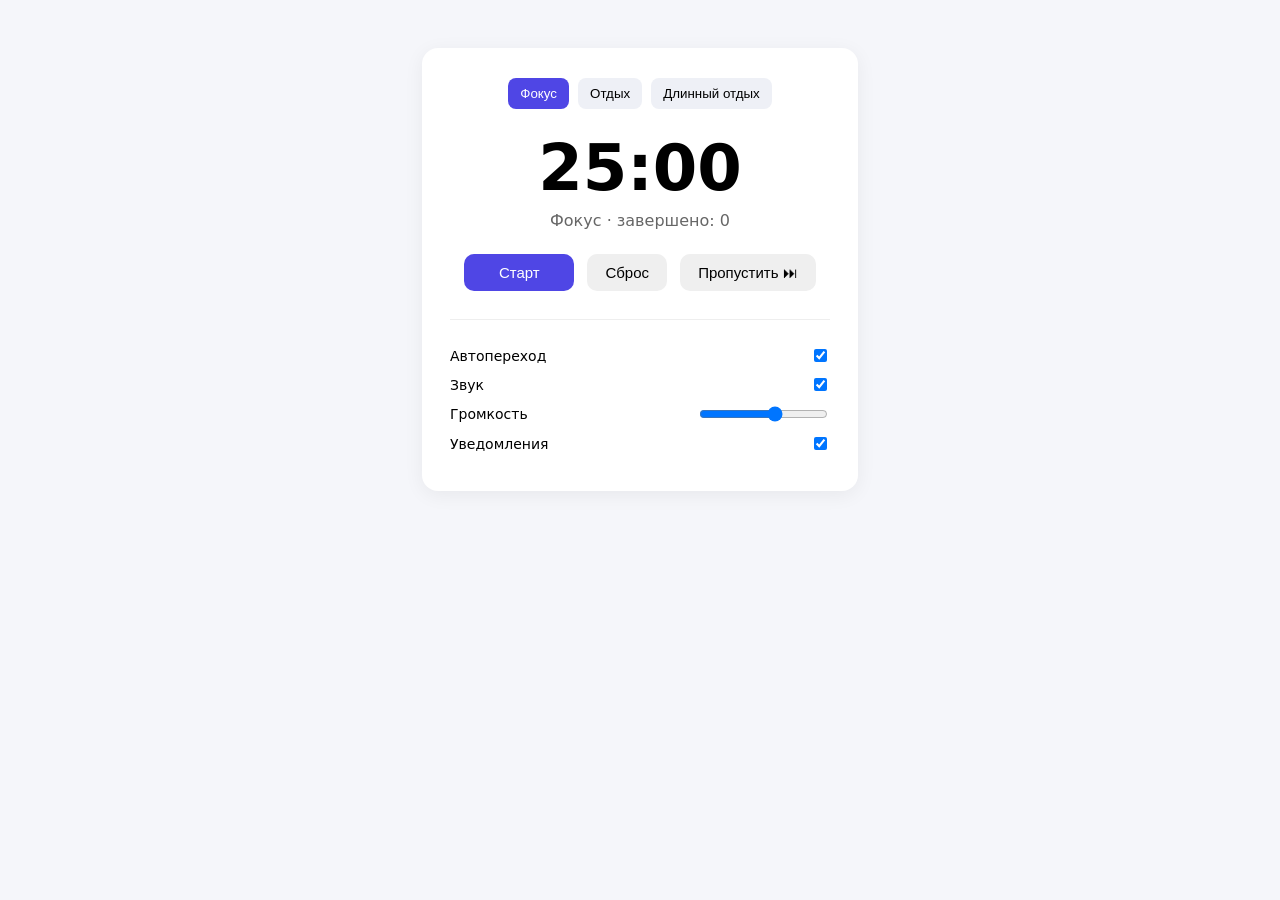
<file: pomodoro-demo.html>
<!DOCTYPE html>
<html lang="ru">
<head>
<meta charset="UTF-8">
<meta name="viewport" content="width=device-width, initial-scale=1">
<title>Pomodoro — тест</title>
<style>
  body { font-family: system-ui, sans-serif; display: flex; justify-content: center; padding: 40px 16px; background: #f5f6fa; }
  .card { background: #fff; border-radius: 16px; padding: 28px; width: 100%; max-width: 380px; box-shadow: 0 4px 20px rgba(0,0,0,.06); text-align: center; }
  .tabs button { border: none; background: #eef0f6; padding: 8px 12px; border-radius: 8px; margin: 2px; cursor: pointer; }
  .tabs button.active { background: #4f46e5; color: #fff; }
  #time { font-size: 64px; font-weight: 700; margin: 20px 0 6px; font-variant-numeric: tabular-nums; }
  #label { color: #666; margin-bottom: 20px; }
  .controls button { padding: 10px 18px; border-radius: 10px; border: none; margin: 4px; cursor: pointer; font-size: 15px; }
  #startBtn { background: #4f46e5; color: #fff; min-width: 110px; }
  .settings { text-align: left; margin-top: 24px; border-top: 1px solid #eee; padding-top: 16px; font-size: 14px; }
  .settings label { display: flex; justify-content: space-between; align-items: center; margin: 10px 0; }
</style>
</head>
<body>
<div class="card">
  <div class="tabs">
    <button data-mode="focus">Фокус</button>
    <button data-mode="shortBreak">Отдых</button>
    <button data-mode="longBreak">Длинный отдых</button>
  </div>

  <div id="time">25:00</div>
  <div id="label">Фокус · завершено: 0</div>

  <div class="controls">
    <button id="startBtn">Старт</button>
    <button id="resetBtn">Сброс</button>
    <button id="skipBtn">Пропустить ⏭</button>
  </div>

  <div class="settings">
    <label>Автопереход <input type="checkbox" id="autoStart"></label>
    <label>Звук <input type="checkbox" id="sound"></label>
    <label>Громкость <input type="range" id="volume" min="0" max="1" step="0.1"></label>
    <label>Уведомления <input type="checkbox" id="notify"></label>
  </div>
</div>

<script src="pomodoro.js"></script>
<script>
  const $ = id => document.getElementById(id);
  const NAMES = { focus: "Фокус", shortBreak: "Отдых", longBreak: "Длинный отдых" };

  // Отрисовка при каждом изменении
  Pomodoro.onChange(s => {
    const m = String(Math.floor(s.remaining / 60)).padStart(2, "0");
    const sec = String(s.remaining % 60).padStart(2, "0");
    $("time").textContent = `${m}:${sec}`;
    $("label").textContent = `${NAMES[s.mode]} · завершено: ${s.completedFocus}`;
    $("startBtn").textContent = s.running ? "Пауза" : "Старт";
    document.title = `${m}:${sec} — ${NAMES[s.mode]}`;   // время видно во вкладке
    document.querySelectorAll(".tabs button").forEach(b =>
      b.classList.toggle("active", b.dataset.mode === s.mode));

    $("autoStart").checked = s.settings.autoStart;
    $("sound").checked = s.settings.sound;
    $("volume").value = s.settings.volume;
    $("notify").checked = s.settings.notify;
  });

  // Кнопки
  $("startBtn").onclick = () => Pomodoro.getState().running ? Pomodoro.pause() : Pomodoro.start();
  $("resetBtn").onclick = Pomodoro.reset;
  $("skipBtn").onclick = Pomodoro.skip;
  document.querySelectorAll(".tabs button").forEach(b => b.onclick = () => Pomodoro.setMode(b.dataset.mode));

  // Настройки
  $("autoStart").onchange = e => Pomodoro.saveSettings({ autoStart: e.target.checked });
  $("sound").onchange     = e => Pomodoro.saveSettings({ sound: e.target.checked });
  $("volume").oninput     = e => Pomodoro.saveSettings({ volume: +e.target.value });
  $("notify").onchange    = e => Pomodoro.saveSettings({ notify: e.target.checked });
</script>
</body>
</html>
</file>
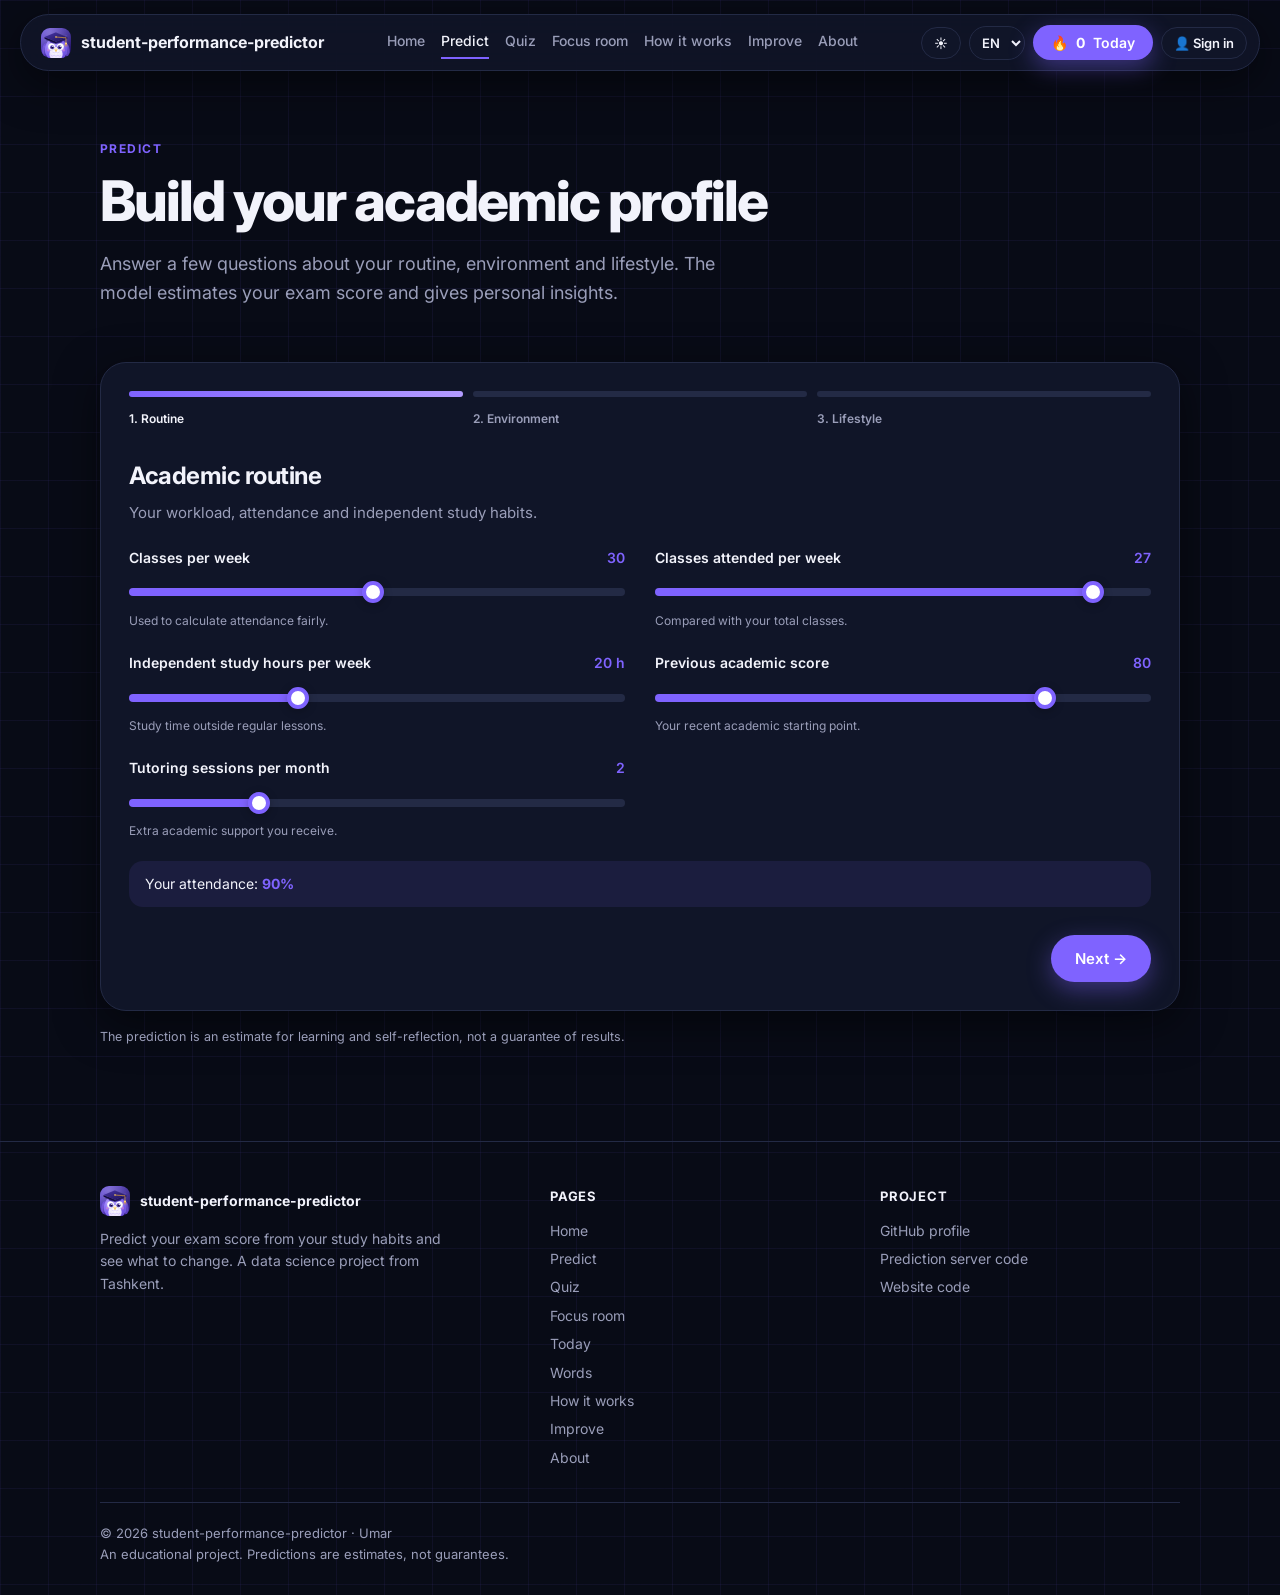
<file: predict.html>
<!doctype html>
<html lang="ru" data-theme="dark">
<head>
<meta charset="utf-8">
<meta name="viewport" content="width=device-width,initial-scale=1">
<meta name="theme-color" content="#6c47e8">
<link rel="manifest" href="/manifest.json">
<title>Predict your exam score | student-performance-predictor</title>
<meta name="description" content="Answer 15 questions about your study routine, environment and lifestyle and get a predicted exam score with personal insights.">
<meta property="og:title" content="Predict your exam score">
<meta property="og:description" content="Answer 15 short questions and get a predicted score with recommendations.">
<meta property="og:type" content="website">
<meta property="og:site_name" content="student-performance-predictor">
<meta property="og:url" content="https://www.studentpp.uz/predict">
<meta property="og:image" content="https://www.studentpp.uz/og.png">
<meta property="og:image:width" content="1200">
<meta property="og:image:height" content="630">
<meta name="twitter:card" content="summary_large_image">
<meta name="twitter:image" content="https://www.studentpp.uz/og.png">
<link rel="canonical" href="https://www.studentpp.uz/predict">
<link rel="icon" type="image/svg+xml" href="/favicon.svg">
<link rel="icon" type="image/png" sizes="32x32" href="/favicon-32.png">
<link rel="apple-touch-icon" href="/apple-touch-icon.png">
<script>try{document.documentElement.setAttribute("data-theme",localStorage.getItem("theme")||"dark")}catch(e){}</script>
<link rel="preconnect" href="https://fonts.googleapis.com">
<link href="https://fonts.googleapis.com/css2?family=Inter:wght@400;500;600;700;800&display=swap" rel="stylesheet">
<link rel="stylesheet" href="/style.css">
</head>
<body>
<nav id="nav"></nav>

<main class="wrap">
  <div class="phead">
    <span class="crumb" data-i18n="crumb"></span>
    <h1 data-i18n="t_pred"></h1>
    <p class="lead" data-i18n="s_pred"></p>
  </div>

  <section id="app">
    <div class="card">
      <div id="formView">
        <div class="stepper" id="stepper"></div>
        <div id="panel"></div>
        <div id="error"></div>
        <div class="navb">
          <button class="btn ghost" id="back"></button>
          <button class="btn" id="next"></button>
        </div>
      </div>
      <div id="resultView" hidden></div>
    </div>
    <p class="note" data-i18n="note"></p>
  </section>

  <section id="hist" hidden>
    <h2 data-i18n="h_t"></h2>
    <p class="sub" data-i18n="h_s"></p>
    <div class="card">
      <h3 data-i18n="h_chart"></h3>
      <div id="hchart"></div>
      <div id="hlist" style="margin-top:12px"></div>
      <h3 style="margin-top:24px" data-i18n="h_cmp"></h3>
      <div id="hcmp"></div>
      <button class="btn ghost small" id="hclear" data-i18n="h_clear" style="margin-top:18px"></button>
    </div>
  </section>
</main>

<footer id="foot"></footer>

<div class="loader" id="loader" hidden>
  <div class="spin"></div>
  <b id="loadT"></b>
  <span id="loadS" style="color:var(--muted);font-size:14px;max-width:340px"></span>
</div>

<script>
/* Shared: dictionary, layout (nav + footer), theme, language */
(function () {
  var API = "https://student-performance-predictor-bas2.onrender.com";
  window.API = API;

  /* activity log (streak, points) kept on this device only */
  window.actKey = function (d) { d = d || new Date(); return d.getFullYear() + "-" + ("0" + (d.getMonth() + 1)).slice(-2) + "-" + ("0" + d.getDate()).slice(-2); };
  window.actLoad = function () { try { var a = JSON.parse(localStorage.getItem("act") || "null"); if (a && a.days) return a; } catch (e) {} return { days: {}, xp: 0 }; };
  window.actDone = function (day) { return !!day && ((day.focus || 0) + (day.quiz || 0) + (day.pred || 0) + (day.ch || 0) + (day.cards || 0)) > 0; };
  window.actStreak = function () {
    var a = window.actLoad(), d = new Date(), n = 0;
    if (!window.actDone(a.days[window.actKey(d)])) d.setDate(d.getDate() - 1);
    while (window.actDone(a.days[window.actKey(d)])) { n++; d.setDate(d.getDate() - 1); }
    return n;
  };
  window.recordAct = function (kind, xp) {
    try {
      var a = window.actLoad(), k = window.actKey(), day = a.days[k] || (a.days[k] = { xp: 0 });
      var caps = { focus: 4, quiz: 1, pred: 3, ch: 1, cards: 1 };
      day[kind] = (day[kind] || 0) + 1;
      if (day[kind] <= (caps[kind] || 1)) { day.xp = (day.xp || 0) + xp; a.xp = (a.xp || 0) + xp; }
      localStorage.setItem("act", JSON.stringify(a));
    } catch (e) {}
  };

  window.T = {
    en: {
      n_home: "Home", n_pred: "Predict", n_how: "How it works", n_imp: "Improve", n_about: "About", n_cta: "Analyze", n_quiz: "Quiz", n_today: "Today", n_focus: "Focus room", n_cards: "Words", install: "Install app",
      ft_tag: "Predict your exam score from your study habits and see what to change. A data science project from Tashkent.",
      ft_pages: "PAGES", ft_proj: "PROJECT", ft_gh: "GitHub profile", ft_code: "Prediction server code", ft_web: "Website code",
      ft_note: "An educational project. Predictions are estimates, not guarantees.",
      lv_excellent: "Excellent", lv_verygood: "Very Good", lv_dev: "Developing", lv_need: "Needs Improvement",
      o_Low: "Low", o_Medium: "Medium", o_High: "High", o_Yes: "Yes", o_No: "No",
      o_Positive: "Positive", o_Neutral: "Neutral", o_Negative: "Negative", o_Near: "Near", o_Moderate: "Moderate", o_Far: "Far",
      u_h: "h", u_d: "days"
    },
    ru: {
      n_home: "Главная", n_pred: "Прогноз", n_how: "Как это работает", n_imp: "Улучшить", n_about: "О проекте", n_cta: "Анализировать", n_quiz: "Квиз", n_today: "Сегодня", n_focus: "Комната фокуса", n_cards: "Слова", install: "Установить приложение",
      ft_tag: "Прогнозируйте экзаменационный балл по учебным привычкам и узнайте, что менять. Проект по data science из Ташкента.",
      ft_pages: "СТРАНИЦЫ", ft_proj: "ПРОЕКТ", ft_gh: "Профиль GitHub", ft_code: "Код сервера прогноза", ft_web: "Код сайта",
      ft_note: "Учебный проект. Прогнозы приблизительные и не гарантируют результат.",
      lv_excellent: "Отлично", lv_verygood: "Очень хорошо", lv_dev: "Развивается", lv_need: "Нужно улучшить",
      o_Low: "Низкий", o_Medium: "Средний", o_High: "Высокий", o_Yes: "Да", o_No: "Нет",
      o_Positive: "Положит.", o_Neutral: "Нейтр.", o_Negative: "Отрицат.", o_Near: "Близко", o_Moderate: "Средне", o_Far: "Далеко",
      u_h: "ч", u_d: "дн."
    }
  };

  window.T.uz = {
  "n_home": "Bosh sahifa",
  "n_pred": "Bashorat",
  "n_how": "Qanday ishlaydi",
  "n_imp": "Yaxshilash",
  "n_about": "Loyiha haqida",
  "n_cta": "Tahlil qilish",
  "n_quiz": "Viktorina",
  "n_today": "Bugun",
  "n_focus": "Fokus xonasi",
  "n_cards": "So'zlar",
  "install": "Ilovani o'rnatish",
  "ft_tag": "O'quv odatlaringiz asosida imtihon balingizni bashorat qiling va nimani o'zgartirish kerakligini bilib oling. Toshkentdan data science loyihasi.",
  "ft_pages": "SAHIFALAR",
  "ft_proj": "LOYIHA",
  "ft_gh": "GitHub profili",
  "ft_code": "Bashorat serveri kodi",
  "ft_web": "Sayt kodi",
  "ft_note": "O'quv loyihasi. Bashoratlar taxminiy bo'lib, natijani kafolatlamaydi.",
  "lv_excellent": "A'lo",
  "lv_verygood": "Juda yaxshi",
  "lv_dev": "Rivojlanmoqda",
  "lv_need": "Yaxshilash kerak",
  "o_Low": "Past",
  "o_Medium": "O'rta",
  "o_High": "Yuqori",
  "o_Yes": "Ha",
  "o_No": "Yo'q",
  "o_Positive": "Ijobiy",
  "o_Neutral": "Neytral",
  "o_Negative": "Salbiy",
  "o_Near": "Yaqin",
  "o_Moderate": "O'rtacha",
  "o_Far": "Uzoq",
  "u_h": "soat",
  "u_d": "kun"
};

  var lang = "ru";
  try {
    var sl = localStorage.getItem("lang");
    var nl = (navigator.language || "").slice(0, 2);
    lang = (sl === "ru" || sl === "en" || sl === "uz") ? sl : (nl === "ru" ? "ru" : nl === "uz" ? "uz" : "en");
  } catch (e) {}

  window.getLang = function () { return lang; };
  window.t = function (k) {
    var d = window.T[lang];
    if (d[k] !== undefined) return d[k];
    if (window.T.en[k] !== undefined) return window.T.en[k];
    return k;
  };
  window.$ = function (s) { return document.querySelector(s); };

  window.mascot = function (mood) {
    var think = mood === "think", cheer = mood === "cheer";
    var u = "m" + (window._mid = (window._mid || 0) + 1);
    var px = think ? [73, 104, 113, 104] : [79, 111, 119, 111];
    var lw = cheer ? 62 : 8, rw = cheer ? -62 : -8;
    var eye = function (cx, cy, ox, oy) {
      return '<circle cx="' + cx + '" cy="' + cy + '" r="19" fill="url(#' + u + 's)" stroke="rgba(60,30,140,.28)" stroke-width="1.5"/>' +
        '<circle cx="' + ox + '" cy="' + oy + '" r="11" fill="url(#' + u + 'i)"/>' +
        '<circle cx="' + ox + '" cy="' + oy + '" r="5.5" fill="#120a38"/>' +
        '<circle cx="' + (ox + 4) + '" cy="' + (oy - 4) + '" r="3.2" fill="#fff"/><circle cx="' + (ox - 3) + '" cy="' + (oy + 4) + '" r="1.5" fill="#fff" opacity=".7"/>' +
        '<ellipse class="lid" cx="' + cx + '" cy="' + cy + '" rx="19.6" ry="19.6" fill="#7b5cf0"/>';
    };
    var wing = function (cx, rot, ox, oy) {
      return '<g transform="rotate(' + rot + ' ' + ox + ' ' + oy + ')"><ellipse cx="' + cx + '" cy="128" rx="15" ry="36" fill="url(#' + u + 'w)"/>' +
        '<path d="M' + (cx - 5) + ' 108q-3 20 0 40M' + (cx + 5) + ' 110q3 20 0 36" stroke="rgba(255,255,255,.2)" stroke-width="2.4" fill="none" stroke-linecap="round"/></g>';
    };
    return '<svg class="mascot" viewBox="0 0 200 200" role="img" aria-label="Sovi">' +
      '<defs>' +
      '<radialGradient id="' + u + 'b" cx=".35" cy=".28" r=".9"><stop offset="0" stop-color="#ab94ff"/><stop offset=".55" stop-color="#8265f5"/><stop offset="1" stop-color="#5638c4"/></radialGradient>' +
      '<linearGradient id="' + u + 'w" x1="0" y1="0" x2="1" y2="1"><stop offset="0" stop-color="#7e5ff0"/><stop offset="1" stop-color="#43299f"/></linearGradient>' +
      '<radialGradient id="' + u + 'v" cx=".5" cy=".3" r=".85"><stop offset="0" stop-color="#fff"/><stop offset=".6" stop-color="#ece4ff"/><stop offset="1" stop-color="#cbbcfb"/></radialGradient>' +
      '<linearGradient id="' + u + 'g" x1="0" y1="0" x2="0" y2="1"><stop offset="0" stop-color="#ffe493"/><stop offset="1" stop-color="#f2b035"/></linearGradient>' +
      '<radialGradient id="' + u + 'i" cx=".4" cy=".35" r=".8"><stop offset="0" stop-color="#7c5cf0"/><stop offset="1" stop-color="#2a1a6e"/></radialGradient>' +
      '<radialGradient id="' + u + 's" cx=".5" cy=".4" r=".7"><stop offset=".6" stop-color="#fff"/><stop offset="1" stop-color="#e3dbff"/></radialGradient>' +
      '<linearGradient id="' + u + 'c" x1="0" y1="0" x2="1" y2="1"><stop offset="0" stop-color="#4a36ad"/><stop offset="1" stop-color="#1c1250"/></linearGradient>' +
      '<radialGradient id="' + u + 'h" cx=".5" cy=".5" r=".5"><stop offset="0" stop-color="rgba(20,10,60,.42)"/><stop offset="1" stop-color="rgba(20,10,60,0)"/></radialGradient>' +
      "</defs>" +
      '<ellipse cx="100" cy="194" rx="56" ry="8" fill="url(#' + u + 'h)"/>' +
      wing(44, lw, 56, 100) + wing(156, rw, 144, 100) +
      '<ellipse cx="82" cy="190" rx="12" ry="6" fill="url(#' + u + 'g)"/><ellipse cx="118" cy="190" rx="12" ry="6" fill="url(#' + u + 'g)"/>' +
      '<path d="M76 190h12M82 186v8M112 190h12M118 186v8" stroke="rgba(150,90,10,.35)" stroke-width="1.6" stroke-linecap="round"/>' +
      '<ellipse cx="100" cy="124" rx="60" ry="64" fill="url(#' + u + 'b)"/>' +
      '<ellipse cx="76" cy="98" rx="24" ry="34" fill="#fff" opacity=".07" transform="rotate(-18 76 98)"/>' +
      '<ellipse cx="100" cy="124" rx="59" ry="63" fill="none" stroke="rgba(255,255,255,.2)" stroke-width="1.6"/>' +
      '<ellipse cx="100" cy="148" rx="36" ry="38" fill="url(#' + u + 'v)"/>' +
      '<path d="M82 138q9 9 18 0M100 138q9 9 18 0M91 156q9 9 18 0M73 156q8 8 16 0M111 156q8 8 16 0M100 174q8 7 16 0M84 174q8 7 16 0" stroke="#bfaefc" stroke-width="2.6" fill="none" stroke-linecap="round"/>' +
      '<g class="head">' +
      '<path d="M52 74L42 46l32 14z" fill="#6a4dd6"/><path d="M148 74l10-28-32 14z" fill="#6a4dd6"/>' +
      '<ellipse cx="100" cy="110" rx="52" ry="34" fill="#fff" opacity=".1"/>' +
      eye(76, 108, px[0], px[1]) + eye(124, 108, px[2], px[3]) +
      (cheer || !think ? '<circle cx="58" cy="128" r="7" fill="#ff8fc1" opacity=".4"/><circle cx="142" cy="128" r="7" fill="#ff8fc1" opacity=".4"/>' : "") +
      (think ? '<path d="M106 88q14-8 28 0" stroke="#2b1b6b" stroke-width="4" fill="none" stroke-linecap="round"/>' : "") +
      '<path d="M90 121q10-5 20 0L100 139z" fill="url(#' + u + 'g)"/><path d="M95 124q5-2 10 0" stroke="#fff" stroke-opacity=".6" stroke-width="2" fill="none" stroke-linecap="round"/>' +
      '<ellipse cx="100" cy="72" rx="54" ry="9" fill="rgba(10,5,40,.3)"/>' +
      '<path d="M66 68V84Q100 100 134 84V68L100 82z" fill="#33238a"/>' +
      '<polygon points="38,56 100,82 100,91 38,65" fill="#150d3d"/><polygon points="162,56 100,82 100,91 162,65" fill="#20145a"/>' +
      '<polygon points="100,30 162,56 100,82 38,56" fill="url(#' + u + 'c)"/>' +
      '<path d="M100 31L160 56" stroke="rgba(255,255,255,.22)" stroke-width="1.6" stroke-linecap="round"/>' +
      '<circle cx="100" cy="56" r="4.5" fill="url(#' + u + 'g)"/>' +
      '<path d="M100 56L154 60V88" stroke="#f2b035" stroke-width="3.4" fill="none" stroke-linecap="round" stroke-linejoin="round"/>' +
      '<circle cx="154" cy="92" r="6" fill="url(#' + u + 'g)"/><path d="M150 96l-2 8M154 98v9M158 96l2 8" stroke="#f2b035" stroke-width="2.4" stroke-linecap="round"/>' +
      "</g>" +
      (cheer ? '<path class="tw" d="M28 44l3 8 8 3-8 3-3 8-3-8-8-3 8-3z" fill="#ffd166"/><path class="tw" style="animation-delay:.5s" d="M176 30l2 6 6 2-6 2-2 6-2-6-6-2 6-2z" fill="#ffd166"/>' : "") +
      (think ? '<text x="170" y="48" font-size="34" font-weight="800" fill="#ffd166" font-family="Inter,Arial,sans-serif">?</text>' : "") +
      "</svg>";
  };

  function buildLayout() {
    var nav = document.getElementById("nav");
    if (nav) {
      nav.innerHTML =
        '<a class="logo" href="/"><img src="/favicon.svg" alt="" width="30" height="30"><span>student-performance-predictor</span></a>' +
        '<div class="links" id="links">' +
        '<a href="/" data-i18n="n_home"></a>' +
        '<a href="/predict" data-i18n="n_pred"></a>' +
        '<a href="/quiz" data-i18n="n_quiz"></a><a href="/focus" data-i18n="n_focus"></a><a class="only-m" href="/today" data-i18n="n_today"></a><a class="only-m" href="/cards" data-i18n="n_cards"></a>' +
        '<a href="/how-it-works" data-i18n="n_how"></a>' +
        '<a href="/improve" data-i18n="n_imp"></a>' +
        '<a href="/about" data-i18n="n_about"></a></div>' +
        '<div class="tools">' +
        '<button class="chip" id="theme" aria-label="Theme"></button>' +
        '<select class="chip" id="lang" aria-label="Language"><option value="ru">RU</option><option value="en">EN</option><option value="uz">UZ</option></select>' +
        '<a class="btn small" href="/today" aria-label="Today">🔥 <b id="navStreak">0</b> <span data-i18n="n_today"></span></a>' +
        '<button class="chip burger" id="burger" aria-label="Menu">☰</button></div>';
      var path = location.pathname.replace(/\.html$/, "").replace(/\/+$/, "") || "/";
      nav.querySelectorAll(".links a").forEach(function (a) {
        if (a.getAttribute("href") === path) a.classList.add("cur");
      });
    }
    var foot = document.getElementById("foot");
    if (foot) {
      foot.innerHTML =
        '<div class="wrap"><div class="foot-grid">' +
        '<div><a class="logo" href="/" style="padding:0"><img src="/favicon.svg" alt="" width="30" height="30"><span style="display:inline">student-performance-predictor</span></a>' +
        '<p style="margin-top:12px;max-width:360px" data-i18n="ft_tag"></p></div>' +
        '<div><h5 data-i18n="ft_pages"></h5>' +
        '<a href="/" data-i18n="n_home"></a><a href="/predict" data-i18n="n_pred"></a>' +
        '<a href="/quiz" data-i18n="n_quiz"></a><a href="/focus" data-i18n="n_focus"></a><a href="/today" data-i18n="n_today"></a><a href="/cards" data-i18n="n_cards"></a><a href="/how-it-works" data-i18n="n_how"></a><a href="/improve" data-i18n="n_imp"></a>' +
        '<a href="/about" data-i18n="n_about"></a></div>' +
        '<div><h5 data-i18n="ft_proj"></h5>' +
        '<a href="https://github.com/umarkhodjaev-hash" target="_blank" rel="noopener" data-i18n="ft_gh"></a>' +
        '<a href="https://github.com/umarkhodjaev-hash/student-performance-predictor" target="_blank" rel="noopener" data-i18n="ft_code"></a>' +
        '<a href="https://github.com/umarkhodjaev-hash/student-performance-web" target="_blank" rel="noopener" data-i18n="ft_web"></a></div>' +
        '</div><div class="copy">© <span id="yr"></span> student-performance-predictor · Umar<br><span data-i18n="ft_note"></span><br><button class="chip" id="install" hidden data-i18n="install" style="margin-top:12px"></button></div></div>';
      var y = document.getElementById("yr");
      if (y) y.textContent = new Date().getFullYear();
    }
  }

  function applyLang() {
    document.documentElement.lang = lang;
    var d = window.T[lang];
    if (d.doc_title) document.title = d.doc_title;
    document.querySelectorAll("[data-i18n]").forEach(function (e) { e.textContent = window.t(e.getAttribute("data-i18n")); });
    document.querySelectorAll("[data-mascot]").forEach(function (e) { e.innerHTML = window.mascot(e.getAttribute("data-mascot")); });
    var ns = document.getElementById("navStreak");
    if (ns) ns.textContent = window.actStreak();
    var lb = document.getElementById("lang");
    if (lb) lb.value = lang;
    if (window.onLang) window.onLang();
  }
  window.applyLang = applyLang;

  function setTheme(m) {
    document.documentElement.setAttribute("data-theme", m);
    var b = document.getElementById("theme");
    if (b) b.textContent = m === "dark" ? "☀️" : "🌙";
    try { localStorage.setItem("theme", m); } catch (e) {}
  }

  document.addEventListener("DOMContentLoaded", function () {
    buildLayout();
    var saved = null;
    try { saved = localStorage.getItem("theme"); } catch (e) {}
    setTheme(saved || "dark");
    document.getElementById("theme").onclick = function () {
      setTheme(document.documentElement.getAttribute("data-theme") === "dark" ? "light" : "dark");
    };
    document.getElementById("lang").onchange = function () {
      lang = this.value;
      try { localStorage.setItem("lang", lang); } catch (e) {}
      applyLang();
    };
    document.getElementById("burger").onclick = function () {
      document.getElementById("links").classList.toggle("open");
    };
    applyLang();
    /* wake the free Render server in the background */
    try { fetch(API + "/robots.txt", { mode: "no-cors" }).catch(function () {}); } catch (e) {}
  });
})();

</script>
<script>
/* Predict page: multi-step form, call to the model, result view */
Object.assign(T.en, {
  doc_title: "Predict your exam score | student-performance-predictor",
  crumb: "PREDICT", t_pred: "Build your academic profile",
  s_pred: "Answer a few questions about your routine, environment and lifestyle. The model estimates your exam score and gives personal insights.",
  note: "The prediction is an estimate for learning and self-reflection, not a guarantee of results.",
  s1: "Routine", s2: "Environment", s3: "Lifestyle",
  t_s1: "Academic routine", d_s1: "Your workload, attendance and independent study habits.",
  t_s2: "Learning environment", d_s2: "The support and conditions around your studies.",
  t_s3: "Motivation & lifestyle", d_s3: "Your daily routine gives more context to the prediction.",
  f_classes_per_week: "Classes per week", h_classes_per_week: "Used to calculate attendance fairly.",
  f_classes_attended: "Classes attended per week", h_classes_attended: "Compared with your total classes.",
  f_hours_studied: "Independent study hours per week", h_hours_studied: "Study time outside regular lessons.",
  f_previous_scores: "Previous academic score", h_previous_scores: "Your recent academic starting point.",
  f_tutoring_sessions: "Tutoring sessions per month", h_tutoring_sessions: "Extra academic support you receive.",
  f_parental_involvement: "Parental involvement", h_parental_involvement: "Encouragement and involvement at home.",
  f_access_to_resources: "Access to learning resources", h_access_to_resources: "Textbooks, materials and study tools.",
  f_internet_access: "Reliable internet for studying", h_internet_access: "Affects access to online resources.",
  f_teacher_quality: "Teacher quality", h_teacher_quality: "Your view of the teaching environment.",
  f_peer_influence: "Friends' influence on studies", h_peer_influence: "Do friends support or distract you?",
  f_distance_from_home: "Distance from school", h_distance_from_home: "Travel can affect time for study and rest.",
  f_motivation_level: "Motivation to study", h_motivation_level: "Your current level of academic motivation.",
  f_sleep_hours: "Sleep per night", h_sleep_hours: "Average on a typical school night.",
  f_physical_activity: "Physically active days per week", h_physical_activity: "Regular physical activity.",
  f_extracurricular_activities: "Extracurricular activities", h_extracurricular_activities: "Clubs, sports, competitions.",
  attIs: "Your attendance:", back: "← Back", next: "Next →", go: "Analyze ✨", again: "Start over",
  ld1: "Analyzing your profile…", ld2: "The free server may need up to a minute to wake up the first time. Please wait.",
  errT: "Could not reach the model. Check your connection and try again in a moment.",
  r_score: "out of 100", r_att: "Attendance", r_ins: "What the data says", r_rec: "What to improve", r_what: "What if you change…",
  r_calc: "Calculating with the model…", r_none: "Nothing to add, your profile is already strong here.", r_more: "How to improve →",
  i_att_high: "Your attendance is very strong.", i_att_low: "Your attendance may be limiting your performance.",
  i_study_high: "You keep a strong weekly study routine.", i_study_low: "Your weekly independent study time is relatively low.",
  i_sleep_ok: "Your sleep supports a consistent academic routine.", i_sleep_low: "Your sleep duration is relatively low.",
  i_prev_high: "Your previous academic performance is strong.", i_mot_high: "You report a high level of motivation.",
  i_res_low: "Limited learning resources may make studying harder.", i_teach_high: "You report a strong teaching environment.",
  i_peer_pos: "Your peer environment supports your studies.",
  c_att: "Improve attendance and quickly catch up on missed classes.", c_study: "Build a more consistent weekly independent study routine.",
  c_sleep: "Keep a more consistent sleep schedule.", c_tutor: "Consider tutoring or academic support for difficult topics.",
  c_phys: "Add regular physical activity to your week.", c_mot: "Break big goals into smaller weekly targets.",
  c_res: "Look for extra learning resources at school or online.", c_net: "Use offline materials or school resources when internet is limited.",
  c_peer: "Protect focused study time from negative peer pressure.", c_ok: "Keep your routine and keep tracking progress.",
  w_study: "+5 study hours per week", w_att: "Attend every class", w_sleep: "Sleep 8 hours", w_tutor: "+2 tutoring sessions per month", w_mot: "High motivation"
});
Object.assign(T.ru, {
  doc_title: "Прогноз экзаменационного балла | student-performance-predictor",
  crumb: "ПРОГНОЗ", t_pred: "Создайте свой учебный профиль",
  s_pred: "Ответьте на несколько вопросов о рутине, окружении и образе жизни. Модель оценит ваш экзаменационный балл и даст персональные выводы.",
  note: "Прогноз — это оценка для обучения и самоанализа, а не гарантия результата.",
  s1: "Рутина", s2: "Окружение", s3: "Образ жизни",
  t_s1: "Учебная рутина", d_s1: "Нагрузка, посещаемость и самостоятельная учёба.",
  t_s2: "Учебная среда", d_s2: "Поддержка и условия вокруг вашей учёбы.",
  t_s3: "Мотивация и образ жизни", d_s3: "Ежедневные привычки дают прогнозу больше контекста.",
  f_classes_per_week: "Занятий в неделю", h_classes_per_week: "Нужно, чтобы честно посчитать посещаемость.",
  f_classes_attended: "Посещаете занятий в неделю", h_classes_attended: "Сравнивается с общим числом занятий.",
  f_hours_studied: "Часов самостоятельной учёбы в неделю", h_hours_studied: "Время учёбы вне обычных уроков.",
  f_previous_scores: "Прошлый академический балл", h_previous_scores: "Ваша недавняя отправная точка.",
  f_tutoring_sessions: "Занятий с репетитором в месяц", h_tutoring_sessions: "Дополнительная академическая поддержка.",
  f_parental_involvement: "Участие родителей", h_parental_involvement: "Поддержка и вовлечённость дома.",
  f_access_to_resources: "Доступ к учебным ресурсам", h_access_to_resources: "Учебники, материалы и инструменты.",
  f_internet_access: "Стабильный интернет для учёбы", h_internet_access: "Влияет на доступ к онлайн-ресурсам.",
  f_teacher_quality: "Качество преподавания", h_teacher_quality: "Ваша оценка учебной среды.",
  f_peer_influence: "Влияние друзей на учёбу", h_peer_influence: "Друзья поддерживают или отвлекают?",
  f_distance_from_home: "Расстояние до школы", h_distance_from_home: "Дорога влияет на время для учёбы и отдыха.",
  f_motivation_level: "Мотивация к учёбе", h_motivation_level: "Ваш текущий уровень мотивации.",
  f_sleep_hours: "Сон за ночь", h_sleep_hours: "В среднем в обычную учебную ночь.",
  f_physical_activity: "Дней физической активности в неделю", h_physical_activity: "Регулярная физическая активность.",
  f_extracurricular_activities: "Внеучебные занятия", h_extracurricular_activities: "Кружки, спорт, соревнования.",
  attIs: "Ваша посещаемость:", back: "← Назад", next: "Далее →", go: "Анализировать ✨", again: "Пройти заново",
  ld1: "Анализируем ваш профиль…", ld2: "Бесплатному серверу при первом запуске нужно до минуты, чтобы проснуться. Подождите немного.",
  errT: "Не удалось связаться с моделью. Проверьте интернет и попробуйте ещё раз через минуту.",
  r_score: "из 100", r_att: "Посещаемость", r_ins: "Что показывают данные", r_rec: "Что улучшить", r_what: "А что если изменить…",
  r_calc: "Считаем с помощью модели…", r_none: "Добавить нечего, здесь у вас уже всё сильно.", r_more: "Как улучшить →",
  i_att_high: "У вас очень высокая посещаемость.", i_att_low: "Посещаемость может ограничивать вашу успеваемость.",
  i_study_high: "Вы стабильно много занимаетесь в неделю.", i_study_low: "Самостоятельной учёбы в неделю относительно мало.",
  i_sleep_ok: "Ваш сон поддерживает стабильный учебный режим.", i_sleep_low: "Сна относительно мало.",
  i_prev_high: "У вас сильные прошлые результаты.", i_mot_high: "Вы сообщаете о высокой мотивации.",
  i_res_low: "Ограниченный доступ к ресурсам может усложнять учёбу.", i_teach_high: "Вы отмечаете сильное преподавание.",
  i_peer_pos: "Окружение друзей поддерживает вашу учёбу.",
  c_att: "Повысьте посещаемость и быстро навёрстывайте пропущенное.", c_study: "Выстройте более регулярную самостоятельную учёбу.",
  c_sleep: "Придерживайтесь более стабильного режима сна.", c_tutor: "Подумайте о репетиторе или помощи по сложным темам.",
  c_phys: "Добавьте регулярную физическую активность.", c_mot: "Разбейте большие цели на небольшие недельные задачи.",
  c_res: "Поищите дополнительные ресурсы в школе или онлайн.", c_net: "Используйте офлайн-материалы или ресурсы школы, когда нет интернета.",
  c_peer: "Защищайте время учёбы от негативного влияния друзей.", c_ok: "Сохраняйте режим и следите за прогрессом.",
  w_study: "+5 часов учёбы в неделю", w_att: "Ходить на все занятия", w_sleep: "Спать 8 часов", w_tutor: "+2 занятия с репетитором в месяц", w_mot: "Высокая мотивация"
});

Object.assign(T.uz, {
  "doc_title": "Imtihon balini bashorat qilish | student-performance-predictor",
  "crumb": "BASHORAT",
  "t_pred": "O'quv profilingizni yarating",
  "s_pred": "Kundalik tartibingiz, muhit va turmush tarzingiz haqidagi bir nechta savolga javob bering. Model imtihon balingizni baholaydi va shaxsiy xulosalar beradi.",
  "note": "Bashorat o'rganish va o'z-o'zini tahlil qilish uchun taxminiy baho bo'lib, natijani kafolatlamaydi.",
  "s1": "Tartib",
  "s2": "Muhit",
  "s3": "Turmush tarzi",
  "t_s1": "O'quv tartibi",
  "d_s1": "Yuklamangiz, davomatingiz va mustaqil o'qish odatlaringiz.",
  "t_s2": "O'quv muhiti",
  "d_s2": "O'qishingiz atrofidagi yordam va sharoitlar.",
  "t_s3": "Motivatsiya va turmush tarzi",
  "d_s3": "Kundalik odatlar bashoratga ko'proq kontekst beradi.",
  "f_classes_per_week": "Haftada nechta dars",
  "h_classes_per_week": "Davomatni to'g'ri hisoblash uchun kerak.",
  "f_classes_attended": "Haftada nechta darsga qatnashasiz",
  "h_classes_attended": "Umumiy darslar soniga solishtiriladi.",
  "f_hours_studied": "Haftasiga mustaqil o'qish soatlari",
  "h_hours_studied": "Oddiy darslardan tashqari o'qish vaqti.",
  "f_previous_scores": "Oldingi o'quv balingiz",
  "h_previous_scores": "So'nggi o'quv natijangiz, ya'ni boshlang'ich nuqta.",
  "f_tutoring_sessions": "Oyiga repetitor mashg'ulotlari",
  "h_tutoring_sessions": "Oladigan qo'shimcha o'quv yordami.",
  "f_parental_involvement": "Ota-onaning ishtiroki",
  "h_parental_involvement": "Uydagi qo'llab-quvvatlash va e'tibor.",
  "f_access_to_resources": "O'quv resurslaridan foydalanish",
  "h_access_to_resources": "Darsliklar, materiallar va o'quv vositalari.",
  "f_internet_access": "O'qish uchun barqaror internet",
  "h_internet_access": "Onlayn resurslardan foydalanishga ta'sir qiladi.",
  "f_teacher_quality": "O'qituvchi sifati",
  "h_teacher_quality": "O'qitish muhitiga sizning bahongiz.",
  "f_peer_influence": "Do'stlarning o'qishga ta'siri",
  "h_peer_influence": "Do'stlar sizni qo'llab-quvvatlaydimi yoki chalg'itadimi?",
  "f_distance_from_home": "Maktabgacha masofa",
  "h_distance_from_home": "Yo'l o'qish va dam olish vaqtiga ta'sir qiladi.",
  "f_motivation_level": "O'qishga motivatsiya",
  "h_motivation_level": "Hozirgi o'quv motivatsiyangiz darajasi.",
  "f_sleep_hours": "Tunda uyqu",
  "h_sleep_hours": "Oddiy o'quv kechasida o'rtacha.",
  "f_physical_activity": "Haftasiga jismoniy faol kunlar",
  "h_physical_activity": "Muntazam jismoniy faollik.",
  "f_extracurricular_activities": "Darsdan tashqari mashg'ulotlar",
  "h_extracurricular_activities": "To'garaklar, sport, musobaqalar.",
  "attIs": "Sizning davomatingiz:",
  "back": "← Orqaga",
  "next": "Keyingi →",
  "go": "Tahlil qilish ✨",
  "again": "Qaytadan boshlash",
  "ld1": "Profilingiz tahlil qilinmoqda…",
  "ld2": "Bepul serverning birinchi marta uyg'onishi uchun bir daqiqagacha vaqt kerak bo'lishi mumkin. Iltimos, kuting.",
  "errT": "Modelga ulanib bo'lmadi. Internetni tekshiring va bir ozdan so'ng qayta urinib ko'ring.",
  "r_score": "100 dan",
  "r_att": "Davomat",
  "r_ins": "Ma'lumotlar nimani ko'rsatadi",
  "r_rec": "Nimani yaxshilash kerak",
  "r_what": "Agar o'zgartirsangiz…",
  "r_calc": "Model yordamida hisoblanmoqda…",
  "r_none": "Qo'shadigan narsa yo'q, bu yerda profilingiz allaqachon kuchli.",
  "r_more": "Qanday yaxshilash →",
  "i_att_high": "Davomatingiz juda yuqori.",
  "i_att_low": "Davomatingiz o'zlashtirishingizni cheklashi mumkin.",
  "i_study_high": "Siz haftasiga muntazam ko'p shug'ullanasiz.",
  "i_study_low": "Haftalik mustaqil o'qish vaqtingiz nisbatan kam.",
  "i_sleep_ok": "Uyqungiz barqaror o'quv tartibini qo'llab-quvvatlaydi.",
  "i_sleep_low": "Uyqu davomiyligingiz nisbatan kam.",
  "i_prev_high": "Oldingi o'quv natijalaringiz kuchli.",
  "i_mot_high": "Siz yuqori motivatsiyani qayd etdingiz.",
  "i_res_low": "O'quv resurslarining cheklanganligi o'qishni qiyinlashtirishi mumkin.",
  "i_teach_high": "Siz kuchli o'qitish muhitini qayd etdingiz.",
  "i_peer_pos": "Do'stlar muhiti o'qishingizni qo'llab-quvvatlaydi.",
  "c_att": "Davomatni oshiring va qoldirilgan darslarni tezda o'zlashtiring.",
  "c_study": "Haftalik mustaqil o'qish tartibini barqarorroq qiling.",
  "c_sleep": "Uyqu tartibini barqarorroq saqlang.",
  "c_tutor": "Qiyin mavzular uchun repetitor yoki o'quv yordamini o'ylab ko'ring.",
  "c_phys": "Haftangizga muntazam jismoniy faollik qo'shing.",
  "c_mot": "Katta maqsadlarni kichik haftalik vazifalarga bo'ling.",
  "c_res": "Maktabda yoki onlayn qo'shimcha o'quv resurslarini qidiring.",
  "c_net": "Internet cheklangan bo'lganda oflayn materiallar yoki maktab resurslaridan foydalaning.",
  "c_peer": "Diqqat bilan o'qish vaqtini salbiy do'stlik bosimidan himoya qiling.",
  "c_ok": "Tartibingizni saqlang va rivojlanishni kuzatib boring.",
  "w_study": "Haftasiga +5 soat o'qish",
  "w_att": "Barcha darslarga qatnashish",
  "w_sleep": "8 soat uxlash",
  "w_tutor": "Oyiga +2 repetitor mashg'uloti",
  "w_mot": "Yuqori motivatsiya"
});

Object.assign(T.en, {
  "h_t": "Your history",
  "h_s": "Every prediction is saved in this browser only. Nothing is sent anywhere else.",
  "h_chart": "Predicted score over time",
  "h_cmp": "Compare two predictions",
  "h_a": "Prediction A",
  "h_b": "Prediction B",
  "h_need": "Run at least two predictions to compare them.",
  "h_clear": "Clear history",
  "cmp_score": "Predicted score"
});
Object.assign(T.ru, {
  "h_t": "Ваша история",
  "h_s": "Каждый прогноз хранится только в этом браузере. Никуда больше ничего не отправляется.",
  "h_chart": "Прогнозируемый балл со временем",
  "h_cmp": "Сравнение двух прогнозов",
  "h_a": "Прогноз A",
  "h_b": "Прогноз B",
  "h_need": "Сделайте хотя бы два прогноза, чтобы их сравнить.",
  "h_clear": "Очистить историю",
  "cmp_score": "Прогнозируемый балл"
});
Object.assign(T.uz, {
  "h_t": "Sizning tarixingiz",
  "h_s": "Har bir bashorat faqat shu brauzerda saqlanadi. Boshqa joyga hech narsa yuborilmaydi.",
  "h_chart": "Bashorat qilingan ball vaqt bo'yicha",
  "h_cmp": "Ikki bashoratni solishtirish",
  "h_a": "A bashorat",
  "h_b": "B bashorat",
  "h_need": "Solishtirish uchun kamida ikkita bashorat qiling.",
  "h_clear": "Tarixni tozalash",
  "cmp_score": "Bashorat qilingan ball"
});

var STEPS = [
  { k: "s1", f: ["classes_per_week", "classes_attended", "hours_studied", "previous_scores", "tutoring_sessions"] },
  { k: "s2", f: ["parental_involvement", "access_to_resources", "internet_access", "teacher_quality", "peer_influence", "distance_from_home"] },
  { k: "s3", f: ["motivation_level", "sleep_hours", "physical_activity", "extracurricular_activities"] }
];
var R = {
  classes_per_week: { min: 1, max: 60, step: 1, v: 30, u: "" },
  classes_attended: { min: 0, max: 60, step: 1, v: 27, u: "" },
  hours_studied: { min: 0, max: 60, step: 1, v: 20, u: "h" },
  previous_scores: { min: 0, max: 100, step: 1, v: 80, u: "" },
  tutoring_sessions: { min: 0, max: 8, step: 1, v: 2, u: "" },
  sleep_hours: { min: 3, max: 12, step: 0.5, v: 7.5, u: "h" },
  physical_activity: { min: 0, max: 6, step: 1, v: 3, u: "d" }
};
var L3 = ["Low", "Medium", "High"], YN = ["Yes", "No"];
var C = {
  parental_involvement: { o: L3, v: "Medium" }, access_to_resources: { o: L3, v: "Medium" }, internet_access: { o: YN, v: "Yes" },
  teacher_quality: { o: L3, v: "Medium" }, peer_influence: { o: ["Positive", "Neutral", "Negative"], v: "Neutral" },
  distance_from_home: { o: ["Near", "Moderate", "Far"], v: "Moderate" }, motivation_level: { o: L3, v: "Medium" },
  extracurricular_activities: { o: YN, v: "Yes" }
};

var step = 0, S = {}, res = null;
Object.keys(R).forEach(function (k) { S[k] = R[k].v; });
Object.keys(C).forEach(function (k) { S[k] = C[k].v; });

function maxOf(id) { return id === "classes_attended" ? S.classes_per_week : R[id].max; }
function unit(u) { return u === "h" ? " " + t("u_h") : u === "d" ? " " + t("u_d") : ""; }
function attendance(x) { return x.classes_per_week <= 0 ? 0 : Math.round(Math.min(100, x.classes_attended / x.classes_per_week * 100) * 10) / 10; }
function lvl(p) { return p >= 80 ? "excellent" : p >= 70 ? "verygood" : p >= 60 ? "dev" : "need"; }

function fieldHTML(id) {
  if (R[id]) {
    var r = R[id];
    return '<div class="field"><div class="row"><label for="' + id + '">' + t("f_" + id) + '</label><output id="o_' + id + '"></output></div>' +
      '<input type="range" id="' + id + '" min="' + r.min + '" max="' + maxOf(id) + '" step="' + r.step + '" value="' + S[id] + '">' +
      '<div class="hint">' + t("h_" + id) + "</div></div>";
  }
  var c = C[id];
  return '<div class="field"><div class="row"><label>' + t("f_" + id) + "</label></div>" +
    '<div class="seg" data-id="' + id + '">' + c.o.map(function (v) {
      return '<button type="button" data-v="' + v + '" class="' + (S[id] === v ? "on" : "") + '">' + t("o_" + v) + "</button>";
    }).join("") + "</div>" +
    '<div class="hint">' + t("h_" + id) + "</div></div>";
}
function syncRange(id) {
  var i = document.getElementById(id);
  if (!i) return;
  var r = R[id], mx = maxOf(id);
  i.max = mx; i.value = S[id];
  i.style.setProperty("--p", ((S[id] - r.min) / ((mx - r.min) || 1) * 100) + "%");
  document.getElementById("o_" + id).textContent = S[id] + unit(r.u);
}
function updAtt() { var a = document.getElementById("attVal"); if (a) a.textContent = attendance(S) + "%"; }
function renderStep() {
  var st = STEPS[step];
  document.getElementById("stepper").innerHTML = STEPS.map(function (s, i) {
    return '<div class="sp ' + (i < step ? "done" : "") + " " + (i === step ? "on" : "") + '"><i></i><span>' + (i + 1) + ". " + t(s.k) + "</span></div>";
  }).join("");
  document.getElementById("panel").innerHTML = '<h3 class="st-t">' + t("t_" + st.k) + '</h3><p class="st-d">' + t("d_" + st.k) + "</p>" +
    '<div class="grid">' + st.f.map(fieldHTML).join("") + "</div>" +
    (step === 0 ? '<div class="att">' + t("attIs") + ' <b id="attVal"></b></div>' : "");
  st.f.forEach(function (id) { if (R[id]) syncRange(id); });
  updAtt();
  var back = document.getElementById("back"), next = document.getElementById("next");
  back.textContent = t("back"); back.style.visibility = step === 0 ? "hidden" : "visible";
  next.textContent = step === STEPS.length - 1 ? t("go") : t("next");
  document.getElementById("error").innerHTML = "";
}
function toTop() { var a = document.getElementById("app"); if (a) a.scrollIntoView({ behavior: "smooth" }); }

async function call(payload, signal) {
  var r = await fetch(API + "/api/predict", { method: "POST", headers: { "Content-Type": "application/json" }, body: JSON.stringify(payload), signal: signal });
  if (!r.ok) throw new Error("HTTP " + r.status);
  return r.json();
}
async function submit() {
  var ctl = new AbortController(), to = setTimeout(function () { ctl.abort(); }, 100000);
  document.getElementById("loadT").textContent = t("ld1");
  document.getElementById("loadS").textContent = "";
  document.getElementById("loader").hidden = false;
  var slow = setTimeout(function () { document.getElementById("loadS").textContent = t("ld2"); }, 4000);
  try {
    var d = await call(S, ctl.signal);
    var p = Math.round(d.prediction * 10) / 10;
    res = { p: p, input: Object.assign({}, S), scen: null };
    saveLast(res);
    saveHist(res);
    if (window.recordAct) recordAct("pred", 20);
    renderHistory();
    showResult();
    loadScen(res);
  } catch (e) {
    document.getElementById("error").innerHTML = '<div class="err">' + t("errT") + "</div>";
  } finally {
    clearTimeout(to); clearTimeout(slow);
    document.getElementById("loader").hidden = true;
  }
}
async function loadScen(r) {
  var x = r.input, list = [];
  if (x.hours_studied < 55) list.push(["w_study", { hours_studied: x.hours_studied + 5 }]);
  if (x.classes_attended < x.classes_per_week) list.push(["w_att", { classes_attended: x.classes_per_week }]);
  if (x.sleep_hours < 8) list.push(["w_sleep", { sleep_hours: 8 }]);
  if (x.tutoring_sessions < 7) list.push(["w_tutor", { tutoring_sessions: x.tutoring_sessions + 2 }]);
  if (x.motivation_level !== "High") list.push(["w_mot", { motivation_level: "High" }]);
  try {
    var out = await Promise.all(list.map(async function (it) {
      var d = await call(Object.assign({}, x, it[1]));
      return { k: it[0], d: d.prediction - r.p };
    }));
    r.scen = out.sort(function (a, b) { return b.d - a.d; }).slice(0, 4);
  } catch (e) { r.scen = []; }
  if (res === r) renderWhat();
}

function insights(x, att) {
  var a = [], c = [];
  if (att >= 90) a.push("i_att_high"); else if (att < 75) a.push("i_att_low");
  if (x.hours_studied >= 20) a.push("i_study_high"); else if (x.hours_studied < 10) a.push("i_study_low");
  if (x.sleep_hours >= 7) a.push("i_sleep_ok"); else if (x.sleep_hours < 6) a.push("i_sleep_low");
  if (x.previous_scores >= 80) a.push("i_prev_high");
  if (x.motivation_level === "High") a.push("i_mot_high");
  if (x.access_to_resources === "Low") a.push("i_res_low");
  if (x.teacher_quality === "High") a.push("i_teach_high");
  if (x.peer_influence === "Positive") a.push("i_peer_pos");
  if (att < 90) c.push("c_att");
  if (x.hours_studied < 20) c.push("c_study");
  if (x.sleep_hours < 7) c.push("c_sleep");
  if (x.tutoring_sessions === 0) c.push("c_tutor");
  if (x.physical_activity < 2) c.push("c_phys");
  if (x.motivation_level === "Low") c.push("c_mot");
  if (x.access_to_resources === "Low") c.push("c_res");
  if (x.internet_access === "No") c.push("c_net");
  if (x.peer_influence === "Negative") c.push("c_peer");
  if (!c.length) c.push("c_ok");
  return { a: a, c: c };
}
function showResult() {
  document.getElementById("formView").hidden = true;
  document.getElementById("resultView").hidden = false;
  renderResult();
  toTop();
}
function renderResult() {
  if (!res) return;
  var p = res.p, att = attendance(res.input), ic = insights(res.input, att), pc = Math.max(0, Math.min(100, p));
  document.getElementById("resultView").innerHTML = '<div class="res"><div class="ringbox">' +
    '<div class="ring"><svg width="230" height="230" viewBox="0 0 220 220"><defs><linearGradient id="g" x1="0" y1="0" x2="1" y2="1"><stop offset="0" stop-color="#b39bff"/><stop offset="1" stop-color="#6c47e8"/></linearGradient></defs>' +
    '<circle class="bg" cx="110" cy="110" r="92"/><circle class="fg" id="fg" cx="110" cy="110" r="92" stroke-dasharray="578" stroke-dashoffset="578"/></svg>' +
    '<div class="mid"><b>' + p + "</b><span>" + t("r_score") + "</span></div></div>" +
    '<div class="mres">' + mascot(lvl(p) === "need" ? "think" : lvl(p) === "dev" ? "happy" : "cheer") + "</div>" +
    '<span class="pill">' + t("lv_" + lvl(p)) + "</span>" +
    '<p style="color:var(--muted);font-size:14px;margin:12px 0 20px">' + t("r_att") + ': <b style="color:var(--text)">' + att + "%</b></p>" +
    '<div style="display:flex;gap:10px;justify-content:center;flex-wrap:wrap"><button class="btn ghost" id="again">' + t("again") + '</button><button class="btn ghost" id="share">📤 ' + t("sh_btn") + '</button><a class="btn" href="/improve">' + t("r_more") + "</a></div></div>" +
    "<div>" +
    (ic.a.length ? '<div class="box ins"><h4>' + t("r_ins") + "</h4><ul>" + ic.a.map(function (k) { return "<li>" + t(k) + "</li>"; }).join("") + "</ul></div>" : "") +
    '<div class="box"><h4>' + t("r_rec") + "</h4><ul>" + ic.c.map(function (k) { return "<li>" + t(k) + "</li>"; }).join("") + "</ul></div>" +
    '<div class="box"><h4>' + t("r_what") + '</h4><div id="what"></div></div></div></div>';
  setTimeout(function () { var f = document.getElementById("fg"); if (f) f.style.strokeDashoffset = 578 * (1 - pc / 100); }, 60);
  document.getElementById("share").onclick = function () {
    shareCard({ mood: lvl(p) === "need" ? "think" : lvl(p) === "dev" ? "happy" : "cheer", label: t("sh_pred_l"), big: String(p), sub: t("lv_" + lvl(p)),
      cta: t("sh_cta"), text: t("sh_pred_x").replace("{p}", p), done: function () { var b = document.getElementById("share"); if (b) b.textContent = "✅ " + t("sh_saved"); } });
  };
  document.getElementById("again").onclick = function () {
    document.getElementById("resultView").hidden = true;
    document.getElementById("formView").hidden = false;
    step = 0; renderStep(); toTop();
  };
  renderWhat();
}
function renderWhat() {
  var w = document.getElementById("what");
  if (!w || !res) return;
  if (res.scen === null) { w.innerHTML = '<div class="empty">' + t("r_calc") + "</div>"; return; }
  if (!res.scen.length) { w.innerHTML = '<div class="empty">' + t("r_none") + "</div>"; return; }
  w.innerHTML = res.scen.map(function (s) {
    var d = Math.round(s.d * 10) / 10, cl = d > 0 ? "pos" : d < 0 ? "neg" : "zero";
    return '<div class="sc"><span>' + t(s.k) + '</span><b class="' + cl + '">' + (d > 0 ? "+" : "") + d + "</b></div>";
  }).join("");
}

function loadHist() { try { return JSON.parse(localStorage.getItem("history") || "[]") || []; } catch (e) { return []; } }
function saveHist(r) {
  try {
    var h = loadHist();
    h.push({ t: Date.now(), p: r.p, x: r.input });
    if (h.length > 12) h = h.slice(h.length - 12);
    localStorage.setItem("history", JSON.stringify(h));
  } catch (e) {}
}
var cmpA = 0, cmpB = 0, cmpN = 0;
function fmtDate(ts) {
  try {
    var L = getLang();
    return new Date(ts).toLocaleString(L === "uz" ? "uz-UZ" : L === "ru" ? "ru-RU" : "en-GB", { day: "2-digit", month: "short", hour: "2-digit", minute: "2-digit" });
  } catch (e) { return ""; }
}
function renderHistory() {
  var sec = document.getElementById("hist");
  if (!sec) return;
  var h = loadHist(), n = h.length;
  if (!n) { sec.hidden = true; return; }
  sec.hidden = false;
  var W = 600, H = 170, pad = 28;
  var pts = h.map(function (e, i) {
    return [pad + (n === 1 ? (W - 2 * pad) / 2 : i * (W - 2 * pad) / (n - 1)), H - pad - Math.max(0, Math.min(100, e.p)) / 100 * (H - 2 * pad)];
  });
  var grid = [0, 50, 100].map(function (v) {
    var y = H - pad - v / 100 * (H - 2 * pad);
    return '<line x1="' + pad + '" x2="' + (W - pad) + '" y1="' + y + '" y2="' + y + '" stroke="var(--line)"/><text x="2" y="' + (y + 4) + '" font-size="11" fill="var(--muted)">' + v + "</text>";
  }).join("");
  var line = n > 1 ? '<polyline fill="none" stroke="var(--brand)" stroke-width="3" stroke-linejoin="round" points="' + pts.map(function (q) { return q[0] + "," + q[1]; }).join(" ") + '"/>' : "";
  var dots = pts.map(function (q, i) {
    return '<circle cx="' + q[0] + '" cy="' + q[1] + '" r="5" fill="var(--brand)"/><text x="' + q[0] + '" y="' + (q[1] - 10) + '" font-size="12" text-anchor="middle" fill="var(--text)">' + h[i].p + "</text>";
  }).join("");
  document.getElementById("hchart").innerHTML = '<svg viewBox="0 0 ' + W + " " + H + '" class="hsvg" role="img" aria-label="' + t("h_chart") + '">' + grid + line + dots + "</svg>";
  document.getElementById("hlist").innerHTML = h.map(function (e, i) { return { e: e, i: i }; }).reverse().map(function (o) {
    return '<div class="hrow"><span>' + fmtDate(o.e.t) + "</span><span>" + "📚 " + o.e.x.hours_studied + " " + t("u_h") +
      " · " + t("r_att") + " " + attendance(o.e.x) + '%</span><b>' + o.e.p + "</b></div>";
  }).join("");
  var cmp = document.getElementById("hcmp");
  if (n < 2) { cmp.innerHTML = '<p class="note" style="margin:0">' + t("h_need") + "</p>"; return; }
  if (cmpN !== n) { cmpA = n - 2; cmpB = n - 1; cmpN = n; }
  var opts = function (sel) {
    return h.map(function (e, i) { return '<option value="' + i + '"' + (i === sel ? " selected" : "") + ">" + fmtDate(e.t) + " · " + e.p + "</option>"; }).join("");
  };
  var A = h[cmpA], B = h[cmpB];
  var F = [
    ["cmp_score", function (e) { return e.p; }, true],
    ["f_hours_studied", function (e) { return e.x.hours_studied; }, true],
    ["r_att", function (e) { return attendance(e.x); }, true],
    ["f_sleep_hours", function (e) { return e.x.sleep_hours; }, true],
    ["f_tutoring_sessions", function (e) { return e.x.tutoring_sessions; }, true],
    ["f_physical_activity", function (e) { return e.x.physical_activity; }, true],
    ["f_previous_scores", function (e) { return e.x.previous_scores; }, true],
    ["f_motivation_level", function (e) { return t("o_" + e.x.motivation_level); }, false]
  ];
  var rows = F.map(function (f) {
    var a = f[1](A), b = f[1](B), d = "", cl = "zero";
    if (f[2]) { var x = Math.round((b - a) * 10) / 10; cl = x > 0 ? "pos" : x < 0 ? "neg" : "zero"; d = (x > 0 ? "+" : "") + x; }
    return "<tr><td>" + t(f[0]) + "</td><td>" + a + "</td><td>" + b + '</td><td><b class="' + cl + '">' + d + "</b></td></tr>";
  }).join("");
  cmp.innerHTML = '<div class="cmpsel"><label>' + t("h_a") + ' <select class="hsel" id="cA">' + opts(cmpA) + "</select></label>" +
    '<label>' + t("h_b") + ' <select class="hsel" id="cB">' + opts(cmpB) + "</select></label></div>" +
    '<table class="cmp"><thead><tr><th></th><th>A</th><th>B</th><th>Δ</th></tr></thead><tbody>' + rows + "</tbody></table>";
  document.getElementById("cA").onchange = function () { cmpA = +this.value; renderHistory(); };
  document.getElementById("cB").onchange = function () { cmpB = +this.value; renderHistory(); };
}

function saveLast(r) {
  try {
    localStorage.setItem("last", JSON.stringify({ p: r.p, h: r.input.hours_studied, a: attendance(r.input), s: r.input.sleep_hours, m: r.input.motivation_level }));
  } catch (e) {}
}

window.onLang = function () { renderStep(); renderResult(); renderHistory(); };

document.addEventListener("DOMContentLoaded", function () {
  var hc = document.getElementById("hclear");
  if (hc) hc.onclick = function () { try { localStorage.removeItem("history"); } catch (e) {} renderHistory(); };
  var panel = document.getElementById("panel");
  panel.addEventListener("input", function (e) {
    var id = e.target.id;
    if (!R[id]) return;
    S[id] = +e.target.value;
    if (id === "classes_per_week") { S.classes_attended = Math.min(S.classes_attended, S.classes_per_week); syncRange("classes_attended"); }
    syncRange(id); updAtt();
  });
  panel.addEventListener("click", function (e) {
    var b = e.target.closest(".seg button");
    if (!b) return;
    var id = b.parentElement.getAttribute("data-id");
    S[id] = b.getAttribute("data-v");
    b.parentElement.querySelectorAll("button").forEach(function (x) { x.classList.toggle("on", x === b); });
  });
  document.getElementById("back").onclick = function () { if (step > 0) { step--; renderStep(); toTop(); } };
  document.getElementById("next").onclick = function () {
    if (step < STEPS.length - 1) { step++; renderStep(); toTop(); } else submit();
  };
});

</script>
<script>
Object.assign(T.en, {"sh_btn": "Share result", "sh_saved": "Image saved. Send it to your friends!", "sh_cta": "Check yours for free", "sh_pred_l": "My predicted exam score", "sh_pred_x": "My predicted exam score is {p}. Check yours on studentpp.uz", "sh_quiz_x": "I got {s} out of {m} in the study quiz. Try it on studentpp.uz"});
Object.assign(T.ru, {"sh_btn": "Поделиться", "sh_saved": "Картинка сохранена. Отправь её друзьям!", "sh_cta": "Проверь свой результат бесплатно", "sh_pred_l": "Мой прогноз балла на экзамене", "sh_pred_x": "Мой прогноз балла на экзамене: {p}. Проверь свой на studentpp.uz", "sh_quiz_x": "Я набрал {s} из {m} в учебном квизе. Попробуй на studentpp.uz"});
Object.assign(T.uz, {"sh_btn": "Ulashish", "sh_saved": "Rasm saqlandi. Do'stlaringizga yuboring!", "sh_cta": "O'zingiznikini bepul tekshiring", "sh_pred_l": "Imtihondagi bashorat ballim", "sh_pred_x": "Imtihondagi bashorat ballim: {p}. O'zingiznikini studentpp.uz da tekshiring", "sh_quiz_x": "O'qish viktorinasida {m} dan {s} oldim. studentpp.uz da sinab ko'ring"});

window.shareCard = function (o) {
  var W = 1080, H = 1350, c = document.createElement("canvas"); c.width = W; c.height = H;
  var x = c.getContext("2d"), F = "system-ui, -apple-system, Segoe UI, Roboto, sans-serif";
  var g = x.createLinearGradient(0, 0, W, H); g.addColorStop(0, "#5b3fe0"); g.addColorStop(1, "#1b0f52");
  x.fillStyle = g; x.fillRect(0, 0, W, H);
  var rg = x.createRadialGradient(W * 0.75, H * 0.2, 20, W * 0.75, H * 0.2, 620); rg.addColorStop(0, "rgba(179,155,255,.45)"); rg.addColorStop(1, "rgba(179,155,255,0)");
  x.fillStyle = rg; x.fillRect(0, 0, W, H);
  x.textAlign = "center"; x.fillStyle = "rgba(255,255,255,.75)"; x.font = "600 38px " + F; x.fillText("student-performance-predictor", W / 2, 110);
  function fit(txt, size, weight, maxW, y, color) {
    x.fillStyle = color; var s = size; x.font = weight + " " + s + "px " + F;
    while (x.measureText(txt).width > maxW && s > 24) { s -= 2; x.font = weight + " " + s + "px " + F; }
    x.fillText(txt, W / 2, y);
  }
  var svg = window.mascot(o.mood || "happy").replace("<svg ", '<svg xmlns="http://www.w3.org/2000/svg" width="420" height="420" ').replace("<defs>", "<defs><style>.lid{display:none}</style>");
  var img = new Image();
  function finish() {
    x.fillStyle = "rgba(255,255,255,.12)"; var bx = 90, by = 780, bw = W - 180, bh = 330, r = 44;
    x.beginPath(); x.moveTo(bx + r, by); x.arcTo(bx + bw, by, bx + bw, by + bh, r); x.arcTo(bx + bw, by + bh, bx, by + bh, r); x.arcTo(bx, by + bh, bx, by, r); x.arcTo(bx, by, bx + bw, by, r); x.fill();
    fit(o.label, 36, "600", bw - 60, 850, "rgba(255,255,255,.8)");
    fit(o.big, 170, "800", bw - 60, 1010, "#ffffff");
    fit(o.sub, 44, "600", bw - 60, 1080, "#ffe493");
    fit("studentpp.uz", 52, "700", W - 200, 1250, "#ffffff");
    fit(o.cta, 34, "500", W - 160, 1300, "rgba(255,255,255,.7)");
    c.toBlob(function (blob) { send(blob); }, "image/png");
  }
  img.onload = function () { x.drawImage(img, W / 2 - 250, 190, 500, 500); finish(); };
  img.onerror = finish;
  img.src = "data:image/svg+xml;charset=utf-8," + encodeURIComponent(svg);
  function send(blob) {
    var file; try { file = new File([blob], "studentpp-result.png", { type: "image/png" }); } catch (e) { file = null; }
    var data = { text: o.text, url: "https://www.studentpp.uz" };
    if (file && navigator.canShare && navigator.canShare({ files: [file] })) {
      data.files = [file];
      navigator.share(data).catch(function () {});
      return;
    }
    var a = document.createElement("a"); a.href = URL.createObjectURL(blob); a.download = "studentpp-result.png";
    document.body.appendChild(a); a.click(); a.remove();
    if (o.done) o.done();
  }
};
</script>
<script>
(function () {
  if (!("serviceWorker" in navigator)) return;
  window.addEventListener("load", function () { navigator.serviceWorker.register("/sw.js").catch(function () {}); });
  var deferred = null;
  window.addEventListener("beforeinstallprompt", function (e) {
    e.preventDefault(); deferred = e;
    var b = document.getElementById("install"); if (b) b.hidden = false;
  });
  window.addEventListener("appinstalled", function () {
    deferred = null; var b = document.getElementById("install"); if (b) b.hidden = true;
  });
  document.addEventListener("click", function (ev) {
    if (!ev.target || ev.target.id !== "install" || !deferred) return;
    deferred.prompt();
    deferred.userChoice.then(function () { deferred = null; var b = document.getElementById("install"); if (b) b.hidden = true; });
  });
})();
</script>
<script src="/sync.js" defer></script>
</body>
</html>
</file>
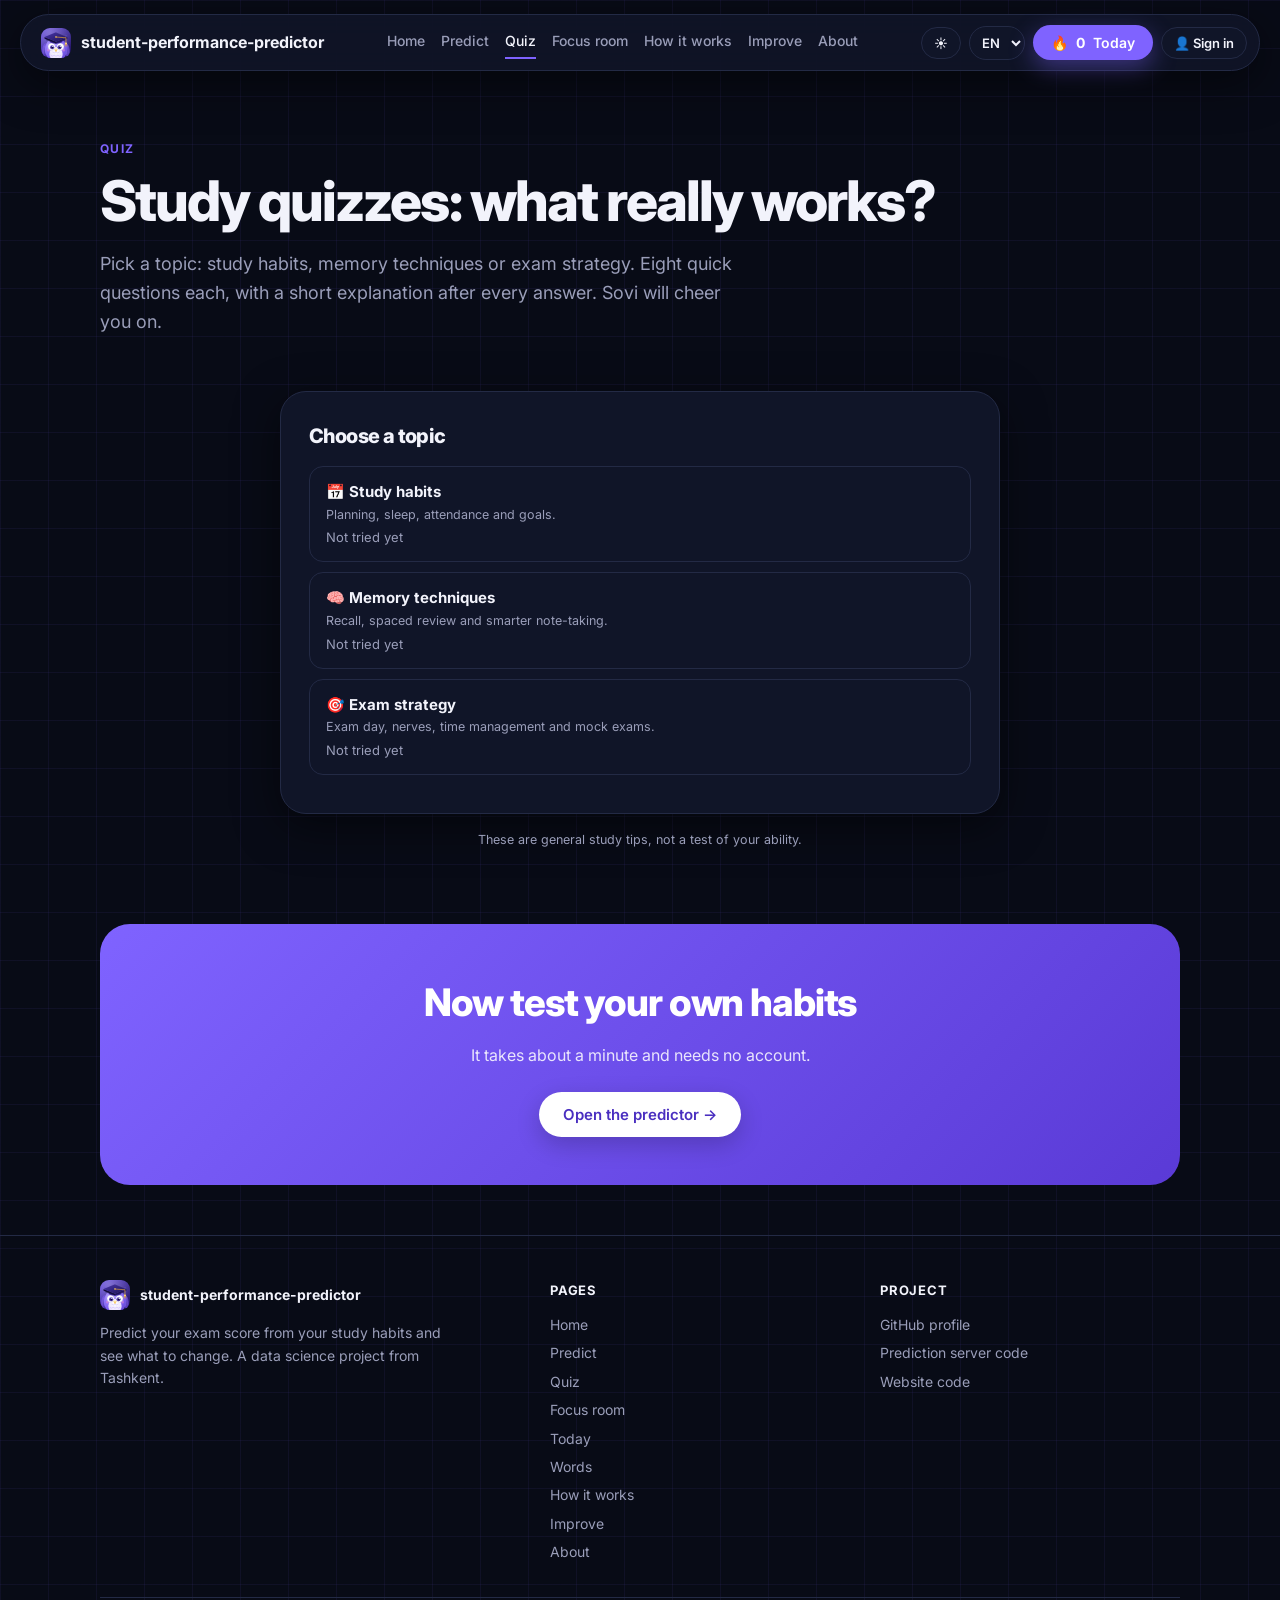
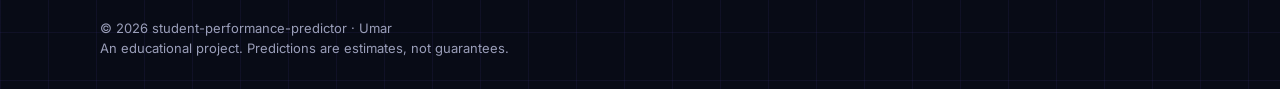
<file: quiz.html>
<!doctype html>
<html lang="ru" data-theme="dark">
<head>
<meta charset="utf-8">
<meta name="viewport" content="width=device-width,initial-scale=1">
<meta name="theme-color" content="#6c47e8">
<link rel="manifest" href="/manifest.json">
<title>Study quizzes | student-performance-predictor</title>
<meta name="description" content="A short quiz about study habits: spaced study, sleep, phone use, attendance and goals, with a clear explanation after each answer.">
<meta property="og:title" content="Habits quiz: what really works?">
<meta property="og:description" content="Eight quick questions about study habits with explanations.">
<meta property="og:type" content="website">
<meta property="og:site_name" content="student-performance-predictor">
<meta property="og:url" content="https://www.studentpp.uz/quiz">
<meta property="og:image" content="https://www.studentpp.uz/og.png">
<meta property="og:image:width" content="1200">
<meta property="og:image:height" content="630">
<meta name="twitter:card" content="summary_large_image">
<meta name="twitter:image" content="https://www.studentpp.uz/og.png">
<link rel="canonical" href="https://www.studentpp.uz/quiz">
<link rel="icon" type="image/svg+xml" href="/favicon.svg">
<link rel="icon" type="image/png" sizes="32x32" href="/favicon-32.png">
<link rel="apple-touch-icon" href="/apple-touch-icon.png">
<script>try{document.documentElement.setAttribute("data-theme",localStorage.getItem("theme")||"dark")}catch(e){}</script>
<link rel="preconnect" href="https://fonts.googleapis.com">
<link href="https://fonts.googleapis.com/css2?family=Inter:wght@400;500;600;700;800&display=swap" rel="stylesheet">
<link rel="stylesheet" href="/style.css">
</head>
<body>
<nav id="nav"></nav>

<main class="wrap">
  <div class="phead">
    <span class="crumb" data-i18n="crumb"></span>
    <h1 data-i18n="qz_title"></h1>
    <p class="lead" data-i18n="qz_lead"></p>
  </div>

  <section>
    <div class="card" id="qbox" style="max-width:720px;margin:0 auto"></div>
    <p class="note" style="text-align:center" data-i18n="qz_note"></p>
  </section>

  <div class="band">
    <h2 data-i18n="go_t"></h2>
    <p data-i18n="go_d"></p>
    <a class="btn white" href="/predict" data-i18n="go_b"></a>
  </div>
</main>

<footer id="foot"></footer>

<script>
/* Shared: dictionary, layout (nav + footer), theme, language */
(function () {
  var API = "https://student-performance-predictor-bas2.onrender.com";
  window.API = API;

  /* activity log (streak, points) kept on this device only */
  window.actKey = function (d) { d = d || new Date(); return d.getFullYear() + "-" + ("0" + (d.getMonth() + 1)).slice(-2) + "-" + ("0" + d.getDate()).slice(-2); };
  window.actLoad = function () { try { var a = JSON.parse(localStorage.getItem("act") || "null"); if (a && a.days) return a; } catch (e) {} return { days: {}, xp: 0 }; };
  window.actDone = function (day) { return !!day && ((day.focus || 0) + (day.quiz || 0) + (day.pred || 0) + (day.ch || 0) + (day.cards || 0)) > 0; };
  window.actStreak = function () {
    var a = window.actLoad(), d = new Date(), n = 0;
    if (!window.actDone(a.days[window.actKey(d)])) d.setDate(d.getDate() - 1);
    while (window.actDone(a.days[window.actKey(d)])) { n++; d.setDate(d.getDate() - 1); }
    return n;
  };
  window.recordAct = function (kind, xp) {
    try {
      var a = window.actLoad(), k = window.actKey(), day = a.days[k] || (a.days[k] = { xp: 0 });
      var caps = { focus: 4, quiz: 1, pred: 3, ch: 1, cards: 1 };
      day[kind] = (day[kind] || 0) + 1;
      if (day[kind] <= (caps[kind] || 1)) { day.xp = (day.xp || 0) + xp; a.xp = (a.xp || 0) + xp; }
      localStorage.setItem("act", JSON.stringify(a));
    } catch (e) {}
  };

  window.T = {
    en: {
      n_home: "Home", n_pred: "Predict", n_how: "How it works", n_imp: "Improve", n_about: "About", n_cta: "Analyze", n_quiz: "Quiz", n_today: "Today", n_focus: "Focus room", n_cards: "Words", install: "Install app",
      ft_tag: "Predict your exam score from your study habits and see what to change. A data science project from Tashkent.",
      ft_pages: "PAGES", ft_proj: "PROJECT", ft_gh: "GitHub profile", ft_code: "Prediction server code", ft_web: "Website code",
      ft_note: "An educational project. Predictions are estimates, not guarantees.",
      lv_excellent: "Excellent", lv_verygood: "Very Good", lv_dev: "Developing", lv_need: "Needs Improvement",
      o_Low: "Low", o_Medium: "Medium", o_High: "High", o_Yes: "Yes", o_No: "No",
      o_Positive: "Positive", o_Neutral: "Neutral", o_Negative: "Negative", o_Near: "Near", o_Moderate: "Moderate", o_Far: "Far",
      u_h: "h", u_d: "days"
    },
    ru: {
      n_home: "Главная", n_pred: "Прогноз", n_how: "Как это работает", n_imp: "Улучшить", n_about: "О проекте", n_cta: "Анализировать", n_quiz: "Квиз", n_today: "Сегодня", n_focus: "Комната фокуса", n_cards: "Слова", install: "Установить приложение",
      ft_tag: "Прогнозируйте экзаменационный балл по учебным привычкам и узнайте, что менять. Проект по data science из Ташкента.",
      ft_pages: "СТРАНИЦЫ", ft_proj: "ПРОЕКТ", ft_gh: "Профиль GitHub", ft_code: "Код сервера прогноза", ft_web: "Код сайта",
      ft_note: "Учебный проект. Прогнозы приблизительные и не гарантируют результат.",
      lv_excellent: "Отлично", lv_verygood: "Очень хорошо", lv_dev: "Развивается", lv_need: "Нужно улучшить",
      o_Low: "Низкий", o_Medium: "Средний", o_High: "Высокий", o_Yes: "Да", o_No: "Нет",
      o_Positive: "Положит.", o_Neutral: "Нейтр.", o_Negative: "Отрицат.", o_Near: "Близко", o_Moderate: "Средне", o_Far: "Далеко",
      u_h: "ч", u_d: "дн."
    }
  };

  window.T.uz = {
  "n_home": "Bosh sahifa",
  "n_pred": "Bashorat",
  "n_how": "Qanday ishlaydi",
  "n_imp": "Yaxshilash",
  "n_about": "Loyiha haqida",
  "n_cta": "Tahlil qilish",
  "n_quiz": "Viktorina",
  "n_today": "Bugun",
  "n_focus": "Fokus xonasi",
  "n_cards": "So'zlar",
  "install": "Ilovani o'rnatish",
  "ft_tag": "O'quv odatlaringiz asosida imtihon balingizni bashorat qiling va nimani o'zgartirish kerakligini bilib oling. Toshkentdan data science loyihasi.",
  "ft_pages": "SAHIFALAR",
  "ft_proj": "LOYIHA",
  "ft_gh": "GitHub profili",
  "ft_code": "Bashorat serveri kodi",
  "ft_web": "Sayt kodi",
  "ft_note": "O'quv loyihasi. Bashoratlar taxminiy bo'lib, natijani kafolatlamaydi.",
  "lv_excellent": "A'lo",
  "lv_verygood": "Juda yaxshi",
  "lv_dev": "Rivojlanmoqda",
  "lv_need": "Yaxshilash kerak",
  "o_Low": "Past",
  "o_Medium": "O'rta",
  "o_High": "Yuqori",
  "o_Yes": "Ha",
  "o_No": "Yo'q",
  "o_Positive": "Ijobiy",
  "o_Neutral": "Neytral",
  "o_Negative": "Salbiy",
  "o_Near": "Yaqin",
  "o_Moderate": "O'rtacha",
  "o_Far": "Uzoq",
  "u_h": "soat",
  "u_d": "kun"
};

  var lang = "ru";
  try {
    var sl = localStorage.getItem("lang");
    var nl = (navigator.language || "").slice(0, 2);
    lang = (sl === "ru" || sl === "en" || sl === "uz") ? sl : (nl === "ru" ? "ru" : nl === "uz" ? "uz" : "en");
  } catch (e) {}

  window.getLang = function () { return lang; };
  window.t = function (k) {
    var d = window.T[lang];
    if (d[k] !== undefined) return d[k];
    if (window.T.en[k] !== undefined) return window.T.en[k];
    return k;
  };
  window.$ = function (s) { return document.querySelector(s); };

  window.mascot = function (mood) {
    var think = mood === "think", cheer = mood === "cheer";
    var u = "m" + (window._mid = (window._mid || 0) + 1);
    var px = think ? [73, 104, 113, 104] : [79, 111, 119, 111];
    var lw = cheer ? 62 : 8, rw = cheer ? -62 : -8;
    var eye = function (cx, cy, ox, oy) {
      return '<circle cx="' + cx + '" cy="' + cy + '" r="19" fill="url(#' + u + 's)" stroke="rgba(60,30,140,.28)" stroke-width="1.5"/>' +
        '<circle cx="' + ox + '" cy="' + oy + '" r="11" fill="url(#' + u + 'i)"/>' +
        '<circle cx="' + ox + '" cy="' + oy + '" r="5.5" fill="#120a38"/>' +
        '<circle cx="' + (ox + 4) + '" cy="' + (oy - 4) + '" r="3.2" fill="#fff"/><circle cx="' + (ox - 3) + '" cy="' + (oy + 4) + '" r="1.5" fill="#fff" opacity=".7"/>' +
        '<ellipse class="lid" cx="' + cx + '" cy="' + cy + '" rx="19.6" ry="19.6" fill="#7b5cf0"/>';
    };
    var wing = function (cx, rot, ox, oy) {
      return '<g transform="rotate(' + rot + ' ' + ox + ' ' + oy + ')"><ellipse cx="' + cx + '" cy="128" rx="15" ry="36" fill="url(#' + u + 'w)"/>' +
        '<path d="M' + (cx - 5) + ' 108q-3 20 0 40M' + (cx + 5) + ' 110q3 20 0 36" stroke="rgba(255,255,255,.2)" stroke-width="2.4" fill="none" stroke-linecap="round"/></g>';
    };
    return '<svg class="mascot" viewBox="0 0 200 200" role="img" aria-label="Sovi">' +
      '<defs>' +
      '<radialGradient id="' + u + 'b" cx=".35" cy=".28" r=".9"><stop offset="0" stop-color="#ab94ff"/><stop offset=".55" stop-color="#8265f5"/><stop offset="1" stop-color="#5638c4"/></radialGradient>' +
      '<linearGradient id="' + u + 'w" x1="0" y1="0" x2="1" y2="1"><stop offset="0" stop-color="#7e5ff0"/><stop offset="1" stop-color="#43299f"/></linearGradient>' +
      '<radialGradient id="' + u + 'v" cx=".5" cy=".3" r=".85"><stop offset="0" stop-color="#fff"/><stop offset=".6" stop-color="#ece4ff"/><stop offset="1" stop-color="#cbbcfb"/></radialGradient>' +
      '<linearGradient id="' + u + 'g" x1="0" y1="0" x2="0" y2="1"><stop offset="0" stop-color="#ffe493"/><stop offset="1" stop-color="#f2b035"/></linearGradient>' +
      '<radialGradient id="' + u + 'i" cx=".4" cy=".35" r=".8"><stop offset="0" stop-color="#7c5cf0"/><stop offset="1" stop-color="#2a1a6e"/></radialGradient>' +
      '<radialGradient id="' + u + 's" cx=".5" cy=".4" r=".7"><stop offset=".6" stop-color="#fff"/><stop offset="1" stop-color="#e3dbff"/></radialGradient>' +
      '<linearGradient id="' + u + 'c" x1="0" y1="0" x2="1" y2="1"><stop offset="0" stop-color="#4a36ad"/><stop offset="1" stop-color="#1c1250"/></linearGradient>' +
      '<radialGradient id="' + u + 'h" cx=".5" cy=".5" r=".5"><stop offset="0" stop-color="rgba(20,10,60,.42)"/><stop offset="1" stop-color="rgba(20,10,60,0)"/></radialGradient>' +
      "</defs>" +
      '<ellipse cx="100" cy="194" rx="56" ry="8" fill="url(#' + u + 'h)"/>' +
      wing(44, lw, 56, 100) + wing(156, rw, 144, 100) +
      '<ellipse cx="82" cy="190" rx="12" ry="6" fill="url(#' + u + 'g)"/><ellipse cx="118" cy="190" rx="12" ry="6" fill="url(#' + u + 'g)"/>' +
      '<path d="M76 190h12M82 186v8M112 190h12M118 186v8" stroke="rgba(150,90,10,.35)" stroke-width="1.6" stroke-linecap="round"/>' +
      '<ellipse cx="100" cy="124" rx="60" ry="64" fill="url(#' + u + 'b)"/>' +
      '<ellipse cx="76" cy="98" rx="24" ry="34" fill="#fff" opacity=".07" transform="rotate(-18 76 98)"/>' +
      '<ellipse cx="100" cy="124" rx="59" ry="63" fill="none" stroke="rgba(255,255,255,.2)" stroke-width="1.6"/>' +
      '<ellipse cx="100" cy="148" rx="36" ry="38" fill="url(#' + u + 'v)"/>' +
      '<path d="M82 138q9 9 18 0M100 138q9 9 18 0M91 156q9 9 18 0M73 156q8 8 16 0M111 156q8 8 16 0M100 174q8 7 16 0M84 174q8 7 16 0" stroke="#bfaefc" stroke-width="2.6" fill="none" stroke-linecap="round"/>' +
      '<g class="head">' +
      '<path d="M52 74L42 46l32 14z" fill="#6a4dd6"/><path d="M148 74l10-28-32 14z" fill="#6a4dd6"/>' +
      '<ellipse cx="100" cy="110" rx="52" ry="34" fill="#fff" opacity=".1"/>' +
      eye(76, 108, px[0], px[1]) + eye(124, 108, px[2], px[3]) +
      (cheer || !think ? '<circle cx="58" cy="128" r="7" fill="#ff8fc1" opacity=".4"/><circle cx="142" cy="128" r="7" fill="#ff8fc1" opacity=".4"/>' : "") +
      (think ? '<path d="M106 88q14-8 28 0" stroke="#2b1b6b" stroke-width="4" fill="none" stroke-linecap="round"/>' : "") +
      '<path d="M90 121q10-5 20 0L100 139z" fill="url(#' + u + 'g)"/><path d="M95 124q5-2 10 0" stroke="#fff" stroke-opacity=".6" stroke-width="2" fill="none" stroke-linecap="round"/>' +
      '<ellipse cx="100" cy="72" rx="54" ry="9" fill="rgba(10,5,40,.3)"/>' +
      '<path d="M66 68V84Q100 100 134 84V68L100 82z" fill="#33238a"/>' +
      '<polygon points="38,56 100,82 100,91 38,65" fill="#150d3d"/><polygon points="162,56 100,82 100,91 162,65" fill="#20145a"/>' +
      '<polygon points="100,30 162,56 100,82 38,56" fill="url(#' + u + 'c)"/>' +
      '<path d="M100 31L160 56" stroke="rgba(255,255,255,.22)" stroke-width="1.6" stroke-linecap="round"/>' +
      '<circle cx="100" cy="56" r="4.5" fill="url(#' + u + 'g)"/>' +
      '<path d="M100 56L154 60V88" stroke="#f2b035" stroke-width="3.4" fill="none" stroke-linecap="round" stroke-linejoin="round"/>' +
      '<circle cx="154" cy="92" r="6" fill="url(#' + u + 'g)"/><path d="M150 96l-2 8M154 98v9M158 96l2 8" stroke="#f2b035" stroke-width="2.4" stroke-linecap="round"/>' +
      "</g>" +
      (cheer ? '<path class="tw" d="M28 44l3 8 8 3-8 3-3 8-3-8-8-3 8-3z" fill="#ffd166"/><path class="tw" style="animation-delay:.5s" d="M176 30l2 6 6 2-6 2-2 6-2-6-6-2 6-2z" fill="#ffd166"/>' : "") +
      (think ? '<text x="170" y="48" font-size="34" font-weight="800" fill="#ffd166" font-family="Inter,Arial,sans-serif">?</text>' : "") +
      "</svg>";
  };

  function buildLayout() {
    var nav = document.getElementById("nav");
    if (nav) {
      nav.innerHTML =
        '<a class="logo" href="/"><img src="/favicon.svg" alt="" width="30" height="30"><span>student-performance-predictor</span></a>' +
        '<div class="links" id="links">' +
        '<a href="/" data-i18n="n_home"></a>' +
        '<a href="/predict" data-i18n="n_pred"></a>' +
        '<a href="/quiz" data-i18n="n_quiz"></a><a href="/focus" data-i18n="n_focus"></a><a class="only-m" href="/today" data-i18n="n_today"></a><a class="only-m" href="/cards" data-i18n="n_cards"></a>' +
        '<a href="/how-it-works" data-i18n="n_how"></a>' +
        '<a href="/improve" data-i18n="n_imp"></a>' +
        '<a href="/about" data-i18n="n_about"></a></div>' +
        '<div class="tools">' +
        '<button class="chip" id="theme" aria-label="Theme"></button>' +
        '<select class="chip" id="lang" aria-label="Language"><option value="ru">RU</option><option value="en">EN</option><option value="uz">UZ</option></select>' +
        '<a class="btn small" href="/today" aria-label="Today">🔥 <b id="navStreak">0</b> <span data-i18n="n_today"></span></a>' +
        '<button class="chip burger" id="burger" aria-label="Menu">☰</button></div>';
      var path = location.pathname.replace(/\.html$/, "").replace(/\/+$/, "") || "/";
      nav.querySelectorAll(".links a").forEach(function (a) {
        if (a.getAttribute("href") === path) a.classList.add("cur");
      });
    }
    var foot = document.getElementById("foot");
    if (foot) {
      foot.innerHTML =
        '<div class="wrap"><div class="foot-grid">' +
        '<div><a class="logo" href="/" style="padding:0"><img src="/favicon.svg" alt="" width="30" height="30"><span style="display:inline">student-performance-predictor</span></a>' +
        '<p style="margin-top:12px;max-width:360px" data-i18n="ft_tag"></p></div>' +
        '<div><h5 data-i18n="ft_pages"></h5>' +
        '<a href="/" data-i18n="n_home"></a><a href="/predict" data-i18n="n_pred"></a>' +
        '<a href="/quiz" data-i18n="n_quiz"></a><a href="/focus" data-i18n="n_focus"></a><a href="/today" data-i18n="n_today"></a><a href="/cards" data-i18n="n_cards"></a><a href="/how-it-works" data-i18n="n_how"></a><a href="/improve" data-i18n="n_imp"></a>' +
        '<a href="/about" data-i18n="n_about"></a></div>' +
        '<div><h5 data-i18n="ft_proj"></h5>' +
        '<a href="https://github.com/umarkhodjaev-hash" target="_blank" rel="noopener" data-i18n="ft_gh"></a>' +
        '<a href="https://github.com/umarkhodjaev-hash/student-performance-predictor" target="_blank" rel="noopener" data-i18n="ft_code"></a>' +
        '<a href="https://github.com/umarkhodjaev-hash/student-performance-web" target="_blank" rel="noopener" data-i18n="ft_web"></a></div>' +
        '</div><div class="copy">© <span id="yr"></span> student-performance-predictor · Umar<br><span data-i18n="ft_note"></span><br><button class="chip" id="install" hidden data-i18n="install" style="margin-top:12px"></button></div></div>';
      var y = document.getElementById("yr");
      if (y) y.textContent = new Date().getFullYear();
    }
  }

  function applyLang() {
    document.documentElement.lang = lang;
    var d = window.T[lang];
    if (d.doc_title) document.title = d.doc_title;
    document.querySelectorAll("[data-i18n]").forEach(function (e) { e.textContent = window.t(e.getAttribute("data-i18n")); });
    document.querySelectorAll("[data-mascot]").forEach(function (e) { e.innerHTML = window.mascot(e.getAttribute("data-mascot")); });
    var ns = document.getElementById("navStreak");
    if (ns) ns.textContent = window.actStreak();
    var lb = document.getElementById("lang");
    if (lb) lb.value = lang;
    if (window.onLang) window.onLang();
  }
  window.applyLang = applyLang;

  function setTheme(m) {
    document.documentElement.setAttribute("data-theme", m);
    var b = document.getElementById("theme");
    if (b) b.textContent = m === "dark" ? "☀️" : "🌙";
    try { localStorage.setItem("theme", m); } catch (e) {}
  }

  document.addEventListener("DOMContentLoaded", function () {
    buildLayout();
    var saved = null;
    try { saved = localStorage.getItem("theme"); } catch (e) {}
    setTheme(saved || "dark");
    document.getElementById("theme").onclick = function () {
      setTheme(document.documentElement.getAttribute("data-theme") === "dark" ? "light" : "dark");
    };
    document.getElementById("lang").onchange = function () {
      lang = this.value;
      try { localStorage.setItem("lang", lang); } catch (e) {}
      applyLang();
    };
    document.getElementById("burger").onclick = function () {
      document.getElementById("links").classList.toggle("open");
    };
    applyLang();
    /* wake the free Render server in the background */
    try { fetch(API + "/robots.txt", { mode: "no-cors" }).catch(function () {}); } catch (e) {}
  });
})();

</script>
<script>
Object.assign(T.en, {
  "doc_title": "Habits quiz | student-performance-predictor",
  "crumb": "QUIZ",
  "qz_title": "Habits quiz: what really works?",
  "qz_lead": "Eight quick questions about study habits, with a short explanation after each answer. Sovi will cheer you on.",
  "qz_note": "These are general study tips, not a test of your ability.",
  "qz_prog": "Question {n} of {m}",
  "qz_next": "Next →",
  "qz_finish": "See result",
  "qz_right": "Correct!",
  "qz_wrong": "Not quite.",
  "qz_res_t": "Your result",
  "qz_score": "{s} out of {m}",
  "qz_t1": "Great habits! You already know what works. Now check how your own routine looks.",
  "qz_t2": "Good knowledge. A couple of habits can still be improved.",
  "qz_t3": "A solid start. Read the improve page and try one new habit this week.",
  "qz_t4": "No worries, this is exactly what the project is for. Start with the improve page.",
  "qz_again": "Try again",
  "qz_imp": "Improve page →",
  "go_t": "Now test your own habits",
  "go_d": "It takes about a minute and needs no account.",
  "go_b": "Open the predictor →",
  "q1": "You have an exam in a week. Which plan usually works better for remembering the material?",
  "q1a": "Study everything the night before",
  "q1b": "Study a little each day and review",
  "q1c": "Read it all once and hope for the best",
  "q1e": "Spreading study over several days gives your brain time to consolidate what you learn. Cramming the night before is usually forgotten quickly.",
  "q2": "It's the night before an exam. What helps you most?",
  "q2a": "Study all night with lots of coffee",
  "q2b": "Sleep only 4 hours and wake up early to study",
  "q2c": "Review briefly, then get a normal night of sleep",
  "q2e": "Sleep supports memory and focus. Skipping it usually costs more than the extra hours of studying give back.",
  "q3": "Which study method is usually the most effective?",
  "q3a": "Test yourself without looking at your notes",
  "q3b": "Re-read your notes several times",
  "q3c": "Highlight as much text as possible",
  "q3e": "Trying to recall information (practice questions, flashcards) strengthens memory more than passive re-reading or highlighting.",
  "q4": "Where should your phone be while you study?",
  "q4a": "Face up on the desk, on silent",
  "q4b": "In another room or in your bag",
  "q4c": "In your hand, for music and quick checks",
  "q4e": "Even a phone you don't touch can distract you. Out of sight makes it easier to focus.",
  "q5": "You missed a class. What is the best move?",
  "q5a": "Skip it, you'll catch up before the exam",
  "q5b": "Wait and ask the teacher at the end of the term",
  "q5c": "Get the notes the same day and review them within two days",
  "q5e": "Small gaps are easy to fix early and hard to fix later. A quick catch-up keeps the next lesson understandable.",
  "q6": "How long should one focused study block be?",
  "q6a": "About 25 to 50 minutes, then a short break",
  "q6b": "Four hours without stopping",
  "q6c": "Five minutes, then switch tasks",
  "q6e": "Focus fades over time. Short focused blocks with breaks keep quality high and are easier to repeat every day.",
  "q7": "Why does attending class matter so much?",
  "q7a": "It doesn't, the textbook covers everything",
  "q7b": "Only because the teacher takes attendance",
  "q7c": "The explanation is free, happens once, and you can ask questions",
  "q7e": "Class is the cheapest study time you have: you get the explanation and can ask questions right away.",
  "q8": "Which goal is most likely to help you improve?",
  "q8a": "I will study more",
  "q8b": "This week I will do two 40-minute blocks of math, on Monday and Thursday",
  "q8c": "I will start when I feel motivated",
  "q8e": "Specific, small, scheduled goals are easier to act on than vague ones. Motivation often follows action, not the other way around."
});
Object.assign(T.ru, {
  "doc_title": "Квиз по привычкам | student-performance-predictor",
  "crumb": "КВИЗ",
  "qz_title": "Квиз по привычкам: что действительно работает?",
  "qz_lead": "Восемь быстрых вопросов об учебных привычках, после каждого ответа короткое объяснение. Сови будет болеть за вас.",
  "qz_note": "Это общие учебные советы, а не проверка ваших способностей.",
  "qz_prog": "Вопрос {n} из {m}",
  "qz_next": "Дальше →",
  "qz_finish": "Показать результат",
  "qz_right": "Верно!",
  "qz_wrong": "Не совсем.",
  "qz_res_t": "Ваш результат",
  "qz_score": "{s} из {m}",
  "qz_t1": "Отличные привычки! Вы уже знаете, что работает. Теперь посмотрите на свою рутину.",
  "qz_t2": "Хорошие знания. Пару привычек ещё можно улучшить.",
  "qz_t3": "Хорошее начало. Загляните на страницу «Улучшить» и попробуйте одну новую привычку на этой неделе.",
  "qz_t4": "Ничего страшного, для этого и сделан проект. Начните со страницы «Улучшить».",
  "qz_again": "Пройти ещё раз",
  "qz_imp": "Страница «Улучшить» →",
  "go_t": "Теперь проверьте свои привычки",
  "go_d": "Это займёт около минуты, аккаунт не нужен.",
  "go_b": "Открыть предиктор →",
  "q1": "Экзамен через неделю. Какой план обычно лучше работает для запоминания материала?",
  "q1a": "Выучить всё в ночь перед экзаменом",
  "q1b": "Понемногу каждый день и повторять",
  "q1c": "Прочитать всё один раз и надеяться на лучшее",
  "q1e": "Учёба, распределённая на несколько дней, даёт мозгу время закрепить материал. Зубрёжка в последнюю ночь обычно быстро забывается.",
  "q2": "Ночь перед экзаменом. Что поможет больше всего?",
  "q2a": "Заниматься всю ночь с кофе",
  "q2b": "Поспать 4 часа и встать пораньше заниматься",
  "q2c": "Коротко повторить и нормально выспаться",
  "q2e": "Сон помогает памяти и концентрации. Его отсутствие обычно стоит дороже, чем дают лишние часы учёбы.",
  "q3": "Какой способ учёбы обычно самый эффективный?",
  "q3a": "Проверять себя, не глядя в конспект",
  "q3b": "Несколько раз перечитывать конспект",
  "q3c": "Выделять маркером как можно больше текста",
  "q3e": "Попытка вспомнить информацию (вопросы, карточки) укрепляет память сильнее, чем пассивное перечитывание или выделение.",
  "q4": "Где должен лежать телефон, пока вы учитесь?",
  "q4a": "На столе экраном вверх, без звука",
  "q4b": "В другой комнате или в сумке",
  "q4c": "В руке, для музыки и быстрых проверок",
  "q4e": "Даже телефон, к которому вы не прикасаетесь, может отвлекать. Когда его не видно, легче сосредоточиться.",
  "q5": "Вы пропустили занятие. Что лучше всего сделать?",
  "q5a": "Ничего, наверстаю перед экзаменом",
  "q5b": "Подождать и спросить учителя в конце четверти",
  "q5c": "Взять конспект в тот же день и повторить его за два дня",
  "q5e": "Небольшие пробелы легко закрыть сразу и трудно закрыть потом. Быстрое наверстывание помогает понимать следующий урок.",
  "q6": "Сколько должен длиться один сфокусированный блок учёбы?",
  "q6a": "Около 25–50 минут, потом короткий перерыв",
  "q6b": "Четыре часа без остановки",
  "q6c": "Пять минут, а потом другое занятие",
  "q6e": "Концентрация со временем падает. Короткие блоки с перерывами сохраняют качество, и их проще повторять каждый день.",
  "q7": "Почему так важно ходить на занятия?",
  "q7a": "Не важно, всё есть в учебнике",
  "q7b": "Только потому, что учитель отмечает посещаемость",
  "q7c": "Объяснение бесплатное, происходит один раз, и можно задать вопрос",
  "q7e": "Занятие — самое дешёвое время учёбы: вы получаете объяснение и сразу можете задать вопросы.",
  "q8": "Какая цель вероятнее всего поможет вам улучшиться?",
  "q8a": "Я буду больше учиться",
  "q8b": "На этой неделе сделаю два блока по 40 минут по математике, в понедельник и четверг",
  "q8c": "Начну, когда почувствую мотивацию",
  "q8e": "Конкретные небольшие цели с расписанием проще выполнять, чем расплывчатые. Мотивация часто приходит после действия, а не до него."
});
Object.assign(T.uz, {
  "doc_title": "Odatlar viktorinasi | student-performance-predictor",
  "crumb": "VIKTORINA",
  "qz_title": "Odatlar viktorinasi: nima haqiqatan ishlaydi?",
  "qz_lead": "O'quv odatlari haqida sakkizta tezkor savol, har bir javobdan keyin qisqa tushuntirish. Sovi sizni qo'llab-quvvatlaydi.",
  "qz_note": "Bu umumiy o'quv maslahatlari, qobiliyatingizni tekshirish emas.",
  "qz_prog": "{m} tadan {n}-savol",
  "qz_next": "Keyingi →",
  "qz_finish": "Natijani ko'rish",
  "qz_right": "To'g'ri!",
  "qz_wrong": "Unchalik emas.",
  "qz_res_t": "Sizning natijangiz",
  "qz_score": "{m} dan {s}",
  "qz_t1": "Ajoyib odatlar! Siz nima ishlashini allaqachon bilasiz. Endi o'z tartibingizni tekshirib ko'ring.",
  "qz_t2": "Yaxshi bilim. Bir-ikkita odatni hali yaxshilash mumkin.",
  "qz_t3": "Yaxshi boshlanish. «Yaxshilash» sahifasini o'qing va shu hafta bitta yangi odatni sinab ko'ring.",
  "qz_t4": "Xavotir olmang, loyiha aynan shu uchun yaratilgan. «Yaxshilash» sahifasidan boshlang.",
  "qz_again": "Qaytadan topshirish",
  "qz_imp": "«Yaxshilash» sahifasi →",
  "go_t": "Endi o'z odatlaringizni tekshiring",
  "go_d": "Taxminan bir daqiqa vaqt oladi, akkaunt shart emas.",
  "go_b": "Bashoratchini ochish →",
  "q1": "Imtihonga bir hafta qoldi. Materialni eslab qolish uchun qaysi reja odatda yaxshiroq ishlaydi?",
  "q1a": "Hammasini imtihondan oldingi kechasi o'qish",
  "q1b": "Har kuni ozdan o'qib, takrorlab borish",
  "q1c": "Hammasini bir marta o'qib, omadga umid qilish",
  "q1e": "O'qishni bir necha kunga yoyish miyaga o'rganganlarni mustahkamlash uchun vaqt beradi. Oxirgi kechadagi yodlash odatda tez unutiladi.",
  "q2": "Imtihondan oldingi kecha. Eng ko'p nima yordam beradi?",
  "q2a": "Kofe ichib tuni bilan o'qish",
  "q2b": "4 soat uxlab, erta turib o'qish",
  "q2c": "Qisqacha takrorlab, odatdagidek uxlash",
  "q2e": "Uyqu xotira va diqqatga yordam beradi. Uni qoldirish odatda qo'shimcha o'qish soatlari beradigan foydadan qimmatroq tushadi.",
  "q3": "Qaysi o'qish usuli odatda eng samarali?",
  "q3a": "Konspektga qaramasdan o'zingizni tekshirish",
  "q3b": "Konspektni bir necha marta qayta o'qish",
  "q3c": "Iloji boricha ko'proq matnni belgilab chiqish",
  "q3e": "Ma'lumotni eslashga urinish (savollar, kartochkalar) xotirani passiv qayta o'qish yoki belgilashdan ko'ra ko'proq mustahkamlaydi.",
  "q4": "O'qiyotganingizda telefon qayerda bo'lishi kerak?",
  "q4a": "Stol ustida ekrani yuqoriga, ovozsiz",
  "q4b": "Boshqa xonada yoki sumkada",
  "q4c": "Qo'lda, musiqa va tezkor tekshiruvlar uchun",
  "q4e": "Tegmaydigan telefon ham chalg'itishi mumkin. Ko'zdan uzoq bo'lsa, diqqatni jamlash osonroq.",
  "q5": "Darsni qoldirdingiz. Eng yaxshi harakat qaysi?",
  "q5a": "Hech narsa, imtihongacha yetib olaman",
  "q5b": "Kutib, chorak oxirida o'qituvchidan so'rayman",
  "q5c": "Konspektni o'sha kuni olib, ikki kun ichida takrorlayman",
  "q5e": "Kichik bo'shliqlarni erta yopish oson, keyin esa qiyin. Tez yetib olish keyingi darsni tushunishga yordam beradi.",
  "q6": "Bitta diqqatli o'qish bloki qancha davom etishi kerak?",
  "q6a": "Taxminan 25–50 daqiqa, keyin qisqa tanaffus",
  "q6b": "To'xtamasdan to'rt soat",
  "q6c": "Besh daqiqa, keyin boshqa ishga o'tish",
  "q6e": "Diqqat vaqt o'tishi bilan susayadi. Tanaffusli qisqa bloklar sifatni saqlaydi va har kuni takrorlash osonroq.",
  "q7": "Nima uchun darslarga qatnashish shunchalik muhim?",
  "q7a": "Muhim emas, hammasi darslikda bor",
  "q7b": "Faqat o'qituvchi davomatni belgilagani uchun",
  "q7c": "Tushuntirish bepul, bir marta bo'ladi va savol berish mumkin",
  "q7e": "Dars eng arzon o'qish vaqti: tushuntirishni olasiz va darhol savol bera olasiz.",
  "q8": "Qaysi maqsad sizga yaxshilanishga ko'proq yordam beradi?",
  "q8a": "Ko'proq o'qiyman",
  "q8b": "Shu hafta dushanba va payshanba kunlari matematikadan 40 daqiqalik ikkita blok bajaraman",
  "q8c": "Motivatsiya paydo bo'lganda boshlayman",
  "q8e": "Aniq, kichik va rejalashtirilgan maqsadlarga amal qilish noaniq maqsadlarga qaraganda osonroq. Motivatsiya ko'pincha harakatdan keyin keladi."
});

Object.assign(T.en, {
 "mq1": "You just read a textbook chapter. What helps you remember it best?",
 "mq1a": "Read it again three times",
 "mq1b": "Highlight as much as possible",
 "mq1c": "Close the book and try to recall the main points",
 "mq1e": "Testing yourself, called retrieval practice, strengthens memory more than rereading or highlighting.",
 "mq2": "You learned something today. When should you review it next?",
 "mq2a": "After a day or two, then with growing gaps",
 "mq2b": "Ten times in a row right now",
 "mq2c": "Only right before the exam",
 "mq2e": "Spaced review fights forgetting. Each repeat after a longer gap makes the memory last longer.",
 "mq3": "What happens when you explain a topic out loud in your own words, as if teaching a friend?",
 "mq3a": "It wastes time",
 "mq3b": "It shows which parts you do not really understand yet",
 "mq3c": "It only works for languages",
 "mq3e": "If you get stuck while explaining, that is a gap in your understanding. Now you know exactly what to study.",
 "mq4": "Is it effective to study while chatting or watching videos?",
 "mq4a": "Yes, if you are a fast learner",
 "mq4b": "Only for easy subjects",
 "mq4c": "No, switching attention makes you slower and weakens memory",
 "mq4e": "The brain does not really do two demanding things at once. It switches between them, and you lose time and quality.",
 "mq5": "How should you practice math or physics problems?",
 "mq5a": "Only read solved examples",
 "mq5b": "Copy the solutions into your notebook",
 "mq5c": "Try first, then check, and mix different problem types",
 "mq5e": "Struggling with a problem yourself builds the skill. Mixed practice teaches you to choose the right method.",
 "mq6": "What is a good rhythm for a study session?",
 "mq6a": "Five hours without a break",
 "mq6b": "25 to 50 minutes of focus, then a short break",
 "mq6c": "Ten minutes at random moments with the phone nearby",
 "mq6e": "Many students focus best in blocks of 25 to 50 minutes with short breaks. Find the length that works for you.",
 "mq7": "Where is it best to study?",
 "mq7a": "In bed",
 "mq7b": "At a desk in a calm place, with the phone away",
 "mq7c": "In front of the TV",
 "mq7e": "A steady place for studying helps your brain switch to work mode. Bed is for sleeping, and a TV pulls your attention.",
 "mq8": "What makes notes most useful for revision?",
 "mq8a": "Short summaries in your own words, plus questions to test yourself",
 "mq8b": "Copying every word the teacher says",
 "mq8c": "Only titles of topics",
 "mq8e": "Writing in your own words forces you to understand. Questions in the margin turn your notes into a self-test.",
 "eq1": "It is the morning of an exam. What is the best plan?",
 "eq1a": "Learn new topics until the last minute",
 "eq1b": "Eat a light meal, drink water, arrive early",
 "eq1c": "Skip breakfast to save time",
 "eq1e": "Your brain needs fuel and calm. Arriving early reduces stress, and new topics at the last minute usually just add panic.",
 "eq2": "You feel very nervous before the exam. What can help in the moment?",
 "eq2a": "Tell yourself you will fail",
 "eq2b": "Drink several energy drinks",
 "eq2c": "Breathe slowly with a longer exhale than inhale",
 "eq2e": "Slow breathing with long exhales helps the body calm down. Energy drinks usually make nerves worse.",
 "eq3": "You meet a very hard question during the exam. What do you do?",
 "eq3a": "Skip it, mark it and come back after the easier ones",
 "eq3b": "Spend 20 minutes until you solve it",
 "eq3c": "Leave it blank for good",
 "eq3e": "Collect the easy points first. Often the hard question looks simpler when you return with a calmer head.",
 "eq4": "How should you use past exam papers?",
 "eq4a": "Only read the answers",
 "eq4b": "Solve them with a timer, then review every mistake",
 "eq4c": "Avoid them so you do not get scared",
 "eq4e": "Timed practice shows how you perform under real conditions. Reviewing mistakes is where most of the learning happens.",
 "eq5": "The exam is 90 minutes with three sections. How do you manage time?",
 "eq5a": "No plan, just start",
 "eq5b": "Spend most of the time on the first section",
 "eq5c": "Plan time for each section at the start and check the clock",
 "eq5e": "A simple time plan stops you from running out of time on the last section.",
 "eq6": "You got a low score on a mock exam. What is the most useful reaction?",
 "eq6a": "Decide you are bad at this subject",
 "eq6b": "Find which topics lost points and plan how to fix them",
 "eq6c": "Blame the test",
 "eq6e": "A mock exam is information, not a verdict. Look for patterns in your mistakes and fix the biggest gap first.",
 "eq7": "What is the best place for your phone during a study session?",
 "eq7a": "In another room or on silent, out of sight",
 "eq7b": "On the desk with notifications on",
 "eq7c": "In your hand, checked every five minutes as a reward",
 "eq7e": "Even a phone lying in view can pull your attention. Out of sight really helps focus.",
 "eq8": "How much sleep do most students need to study well?",
 "eq8a": "Four to five hours",
 "eq8b": "Twelve hours or more",
 "eq8c": "About seven to nine hours",
 "eq8e": "Sleep helps memory and attention. Most students do best with around seven to nine hours.",
 "doc_title": "Study quizzes | student-performance-predictor",
 "qz_title": "Study quizzes: what really works?",
 "qz_lead": "Pick a topic: study habits, memory techniques or exam strategy. Eight quick questions each, with a short explanation after every answer. Sovi will cheer you on.",
 "qz_pick": "Choose a topic",
 "qz_topics": "← All topics",
 "qz_best": "Best: {s} of {m}",
 "qz_new": "Not tried yet",
 "tp_h_t": "Study habits",
 "tp_h_d": "Planning, sleep, attendance and goals.",
 "tp_m_t": "Memory techniques",
 "tp_m_d": "Recall, spaced review and smarter note-taking.",
 "tp_e_t": "Exam strategy",
 "tp_e_d": "Exam day, nerves, time management and mock exams."
});
Object.assign(T.ru, {
 "mq1": "Ты только что прочитал главу учебника. Что лучше всего помогает её запомнить?",
 "mq1a": "Перечитать три раза",
 "mq1b": "Выделить маркером как можно больше",
 "mq1c": "Закрыть книгу и попытаться вспомнить главное",
 "mq1e": "Проверка себя, или активное припоминание, укрепляет память сильнее, чем перечитывание и выделение текста.",
 "mq2": "Ты выучил что-то сегодня. Когда лучше повторить это в следующий раз?",
 "mq2a": "Через день-два, а потом через всё более длинные паузы",
 "mq2b": "Десять раз подряд прямо сейчас",
 "mq2c": "Только перед экзаменом",
 "mq2e": "Интервальное повторение борется с забыванием. Каждое повторение после более долгой паузы закрепляет память надолго.",
 "mq3": "Что происходит, когда ты объясняешь тему вслух своими словами, как будто учишь друга?",
 "mq3a": "Это пустая трата времени",
 "mq3b": "Видно, какие части ты ещё не понимаешь",
 "mq3c": "Это работает только для языков",
 "mq3e": "Если ты запнулся при объяснении, значит, там пробел в понимании. Теперь ты точно знаешь, что повторять.",
 "mq4": "Эффективно ли учиться, одновременно переписываясь или смотря видео?",
 "mq4a": "Да, если ты быстро соображаешь",
 "mq4b": "Только для лёгких предметов",
 "mq4c": "Нет, переключение внимания замедляет и ухудшает запоминание",
 "mq4e": "Мозг на самом деле не делает два сложных дела сразу. Он переключается между ними, и ты теряешь время и качество.",
 "mq5": "Как лучше тренироваться на задачах по математике или физике?",
 "mq5a": "Только читать разобранные примеры",
 "mq5b": "Переписывать решения в тетрадь",
 "mq5c": "Сначала решить самому, потом проверить, и чередовать разные типы задач",
 "mq5e": "Борьба с задачей самостоятельно развивает навык. Смешанная практика учит выбирать нужный метод.",
 "mq6": "Какой ритм хорош для занятия?",
 "mq6a": "Пять часов без перерыва",
 "mq6b": "25–50 минут сосредоточенной работы, потом короткий перерыв",
 "mq6c": "Десять минут в случайные моменты с телефоном рядом",
 "mq6e": "Многие лучше всего концентрируются блоками по 25–50 минут с короткими перерывами. Найди длину, которая подходит тебе.",
 "mq7": "Где лучше всего заниматься?",
 "mq7a": "В кровати",
 "mq7b": "За столом в спокойном месте, телефон убран",
 "mq7c": "Перед телевизором",
 "mq7e": "Постоянное место для учёбы помогает мозгу переключаться в рабочий режим. Кровать для сна, а телевизор отвлекает.",
 "mq8": "Какие конспекты лучше всего помогают при повторении?",
 "mq8a": "Короткие выводы своими словами и вопросы для самопроверки",
 "mq8b": "Дословная запись всего, что говорит учитель",
 "mq8c": "Только названия тем",
 "mq8e": "Запись своими словами заставляет понимать. Вопросы на полях превращают конспект в самопроверку.",
 "eq1": "Утро экзамена. Какой план лучший?",
 "eq1a": "Учить новые темы до последней минуты",
 "eq1b": "Лёгкий завтрак, вода, прийти заранее",
 "eq1c": "Не завтракать, чтобы сэкономить время",
 "eq1e": "Мозгу нужны энергия и спокойствие. Если прийти заранее, стресса меньше, а новые темы в последний момент обычно только добавляют паники.",
 "eq2": "Ты сильно волнуешься перед экзаменом. Что может помочь прямо сейчас?",
 "eq2a": "Говорить себе, что провалишься",
 "eq2b": "Выпить несколько энергетиков",
 "eq2c": "Дышать медленно, выдох длиннее вдоха",
 "eq2e": "Медленное дыхание с долгим выдохом помогает телу успокоиться. Энергетики обычно усиливают волнение.",
 "eq3": "На экзамене попался очень сложный вопрос. Что делать?",
 "eq3a": "Пропустить, отметить и вернуться после лёгких",
 "eq3b": "Сидеть 20 минут, пока не решишь",
 "eq3c": "Оставить пустым",
 "eq3e": "Сначала собери лёгкие баллы. Часто сложный вопрос кажется проще, когда возвращаешься со спокойной головой.",
 "eq4": "Как использовать прошлые варианты экзамена?",
 "eq4a": "Только читать ответы",
 "eq4b": "Решать с таймером, потом разбирать каждую ошибку",
 "eq4c": "Избегать, чтобы не пугаться",
 "eq4e": "Решение на время показывает, как ты справляешься в реальных условиях. Разбор ошибок это то место, где происходит основное обучение.",
 "eq5": "Экзамен длится 90 минут и состоит из трёх частей. Как распределить время?",
 "eq5a": "Без плана, просто начать",
 "eq5b": "Потратить почти всё время на первую часть",
 "eq5c": "В начале спланировать время на каждую часть и следить за часами",
 "eq5e": "Простой план времени не даст тебе остаться без минут на последней части.",
 "eq6": "Ты получил низкий балл на пробном экзамене. Какая реакция самая полезная?",
 "eq6a": "Решить, что ты плох в этом предмете",
 "eq6b": "Найти темы, где потеряны баллы, и спланировать исправление",
 "eq6c": "Обвинить тест",
 "eq6e": "Пробный экзамен это информация, а не приговор. Ищи закономерности в ошибках и сначала закрывай самый большой пробел.",
 "eq7": "Где лучше всего держать телефон во время занятий?",
 "eq7a": "В другой комнате или на беззвучном, вне поля зрения",
 "eq7b": "На столе с включёнными уведомлениями",
 "eq7c": "В руке, проверяя раз в пять минут как награду",
 "eq7e": "Даже телефон, лежащий на виду, отвлекает внимание. Если он вне поля зрения, сосредоточиться реально легче.",
 "eq8": "Сколько сна нужно большинству учеников, чтобы хорошо учиться?",
 "eq8a": "Четыре-пять часов",
 "eq8b": "Двенадцать часов и больше",
 "eq8c": "Примерно семь-девять часов",
 "eq8e": "Сон помогает памяти и вниманию. Большинству лучше всего подходит примерно семь-девять часов.",
 "doc_title": "Квизы по учёбе | student-performance-predictor",
 "qz_title": "Квизы по учёбе: что действительно работает?",
 "qz_lead": "Выбери тему: учебные привычки, техники запоминания или стратегия экзамена. В каждой по восемь коротких вопросов с пояснением после каждого ответа. Совушка будет болеть за тебя.",
 "qz_pick": "Выбери тему",
 "qz_topics": "← Все темы",
 "qz_best": "Лучший результат: {s} из {m}",
 "qz_new": "Ещё не проходил",
 "tp_h_t": "Учебные привычки",
 "tp_h_d": "Планирование, сон, посещаемость и цели.",
 "tp_m_t": "Техники запоминания",
 "tp_m_d": "Припоминание, интервальное повторение и умные конспекты.",
 "tp_e_t": "Стратегия экзамена",
 "tp_e_d": "День экзамена, волнение, время и пробные экзамены."
});
Object.assign(T.uz, {
 "mq1": "Siz hozirgina darslikning bir bobini o'qidingiz. Uni eslab qolishga nima eng ko'p yordam beradi?",
 "mq1a": "Uni uch marta qayta o'qish",
 "mq1b": "Iloji boricha ko'proq joyni belgilab chiqish",
 "mq1c": "Kitobni yopib, asosiy fikrlarni eslashga urinish",
 "mq1e": "O'zingizni sinash, ya'ni eslashga urinish, xotirani qayta o'qish yoki belgilashdan ko'ra kuchliroq mustahkamlaydi.",
 "mq2": "Bugun nimadir o'rgandingiz. Uni keyingi safar qachon takrorlash kerak?",
 "mq2a": "Bir-ikki kundan keyin, so'ng tobora uzoqroq tanaffuslar bilan",
 "mq2b": "Hozir ketma-ket o'n marta",
 "mq2c": "Faqat imtihondan oldin",
 "mq2e": "Oraliqli takrorlash unutishga qarshi kurashadi. Har bir uzoqroq tanaffusdan keyingi takror xotirani uzoqqa saqlaydi.",
 "mq3": "Mavzuni do'stingizga o'rgatayotgandek, o'z so'zlaringiz bilan ovoz chiqarib tushuntirsangiz nima bo'ladi?",
 "mq3a": "Bu vaqtni bekor sarflashdir",
 "mq3b": "Qaysi qismlarni hali yaxshi tushunmaganingiz ko'rinadi",
 "mq3c": "Bu faqat tillar uchun ishlaydi",
 "mq3e": "Tushuntirayotganda to'xtab qolsangiz, demak tushunishda bo'shliq bor. Endi nimani takrorlash kerakligini aniq bilasiz.",
 "mq4": "Suhbatlashib yoki video ko'rib turib o'qish samaralimi?",
 "mq4a": "Ha, agar tez o'zlashtirsangiz",
 "mq4b": "Faqat oson fanlar uchun",
 "mq4c": "Yo'q, diqqatni almashtirish sekinlashtiradi va xotirani zaiflashtiradi",
 "mq4e": "Miya aslida ikkita murakkab ishni bir vaqtda qilmaydi. U ular orasida almashadi va siz vaqt hamda sifatni yo'qotasiz.",
 "mq5": "Matematika yoki fizika masalalarini qanday mashq qilgan ma'qul?",
 "mq5a": "Faqat yechilgan misollarni o'qish",
 "mq5b": "Yechimlarni daftarga ko'chirish",
 "mq5c": "Avval o'zi yechishga urinish, keyin tekshirish va turli masalalarni aralashtirish",
 "mq5e": "Masala bilan o'zingiz kurashish ko'nikmani rivojlantiradi. Aralash mashq to'g'ri usulni tanlashga o'rgatadi.",
 "mq6": "Mashg'ulot uchun yaxshi ritm qanday?",
 "mq6a": "Tanaffussiz besh soat",
 "mq6b": "25–50 daqiqa diqqat bilan ishlab, so'ng qisqa tanaffus",
 "mq6c": "Telefon yonida tasodifiy paytlarda o'n daqiqa",
 "mq6e": "Ko'pchilik 25–50 daqiqalik bloklarda, qisqa tanaffuslar bilan eng yaxshi diqqatini jamlaydi. O'zingizga mos davomiylikni toping.",
 "mq7": "Qayerda o'qish eng yaxshi?",
 "mq7a": "Karavotda",
 "mq7b": "Tinch joyda stol oldida, telefon uzoqda",
 "mq7c": "Televizor oldida",
 "mq7e": "Doimiy o'qish joyi miyaga ish rejimiga o'tishga yordam beradi. Karavot uyqu uchun, televizor esa diqqatni chalg'itadi.",
 "mq8": "Takrorlash uchun qanday konspekt eng foydali?",
 "mq8a": "O'z so'zlaringiz bilan qisqa xulosalar va o'zini tekshirish uchun savollar",
 "mq8b": "O'qituvchi aytgan hamma so'zni ko'chirish",
 "mq8c": "Faqat mavzu nomlari",
 "mq8e": "O'z so'zlaringiz bilan yozish tushunishga majbur qiladi. Chetdagi savollar konspektni o'zini sinash vositasiga aylantiradi.",
 "eq1": "Imtihon tongi. Eng yaxshi reja qaysi?",
 "eq1a": "So'nggi daqiqagacha yangi mavzularni o'rganish",
 "eq1b": "Yengil ovqat, suv ichish, erta kelish",
 "eq1c": "Vaqtni tejash uchun nonushta qilmaslik",
 "eq1e": "Miyaga quvvat va xotirjamlik kerak. Erta kelish stressni kamaytiradi, so'nggi daqiqadagi yangi mavzular esa odatda vahimani oshiradi.",
 "eq2": "Imtihondan oldin qattiq hayajonlanyapsiz. Hozirning o'zida nima yordam beradi?",
 "eq2a": "O'zingizga yiqilishingizni aytish",
 "eq2b": "Bir necha energetik ichish",
 "eq2c": "Sekin nafas olish, nafas chiqarish nafas olishdan uzunroq bo'lsin",
 "eq2e": "Uzoq nafas chiqarish bilan sekin nafas olish tanani tinchlantirishga yordam beradi. Energetiklar odatda hayajonni kuchaytiradi.",
 "eq3": "Imtihonda juda qiyin savolga duch keldingiz. Nima qilasiz?",
 "eq3a": "Uni o'tkazib yuborib, belgilab qo'yish va oson savollardan keyin qaytish",
 "eq3b": "Yechmaguncha 20 daqiqa o'tirish",
 "eq3c": "Bo'sh qoldirish",
 "eq3e": "Avval oson ballarni yig'ing. Qiyin savol ko'pincha xotirjam bosh bilan qaytganingizda osonroq ko'rinadi.",
 "eq4": "Oldingi yillardagi imtihon variantlaridan qanday foydalanish kerak?",
 "eq4a": "Faqat javoblarni o'qish",
 "eq4b": "Taymer bilan yechib, keyin har bir xatoni tahlil qilish",
 "eq4c": "Qo'rqmaslik uchun ulardan qochish",
 "eq4e": "Vaqt bilan yechish haqiqiy sharoitda qanday ishlashingizni ko'rsatadi. O'rganishning asosiy qismi xatolarni tahlil qilishda bo'ladi.",
 "eq5": "Imtihon 90 daqiqa va uch bo'limdan iborat. Vaqtni qanday taqsimlaysiz?",
 "eq5a": "Rejasiz, shunchaki boshlash",
 "eq5b": "Vaqtning ko'p qismini birinchi bo'limga sarflash",
 "eq5c": "Boshida har bir bo'lim uchun vaqt rejalashtirib, soatni kuzatish",
 "eq5e": "Oddiy vaqt rejasi oxirgi bo'limda vaqt yetmay qolishining oldini oladi.",
 "eq6": "Sinov imtihonida past ball oldingiz. Eng foydali munosabat qaysi?",
 "eq6a": "Bu fanda yomonman deb qaror qilish",
 "eq6b": "Qaysi mavzularda ball yo'qotilganini topib, tuzatishni rejalashtirish",
 "eq6c": "Testni ayblash",
 "eq6e": "Sinov imtihoni hukm emas, ma'lumotdir. Xatolaringizdagi qonuniyatlarni toping va avval eng katta bo'shliqni yoping.",
 "eq7": "O'qish paytida telefonni qayerda saqlagan ma'qul?",
 "eq7a": "Boshqa xonada yoki ovozsiz rejimda, ko'zdan uzoqda",
 "eq7b": "Stolda, bildirishnomalar yoqilgan holda",
 "eq7c": "Qo'lda, mukofot sifatida har besh daqiqada tekshirib turish",
 "eq7e": "Ko'z oldida yotgan telefon ham diqqatni tortadi. Ko'zdan uzoqda bo'lsa, diqqatni jamlash haqiqatan osonlashadi.",
 "eq8": "Yaxshi o'qish uchun ko'pchilik o'quvchiga qancha uyqu kerak?",
 "eq8a": "To'rt-besh soat",
 "eq8b": "O'n ikki soat va undan ko'p",
 "eq8c": "Taxminan yetti-to'qqiz soat",
 "eq8e": "Uyqu xotira va diqqatga yordam beradi. Ko'pchilik uchun taxminan yetti-to'qqiz soat eng yaxshisi.",
 "doc_title": "O'qish viktorinalari | student-performance-predictor",
 "qz_title": "O'qish viktorinalari: nima haqiqatan ishlaydi?",
 "qz_lead": "Mavzuni tanlang: o'qish odatlari, yodlash usullari yoki imtihon strategiyasi. Har birida sakkizta qisqa savol, har bir javobdan keyin qisqa izoh bor. Sovi sizni qo'llab-quvvatlaydi.",
 "qz_pick": "Mavzuni tanlang",
 "qz_topics": "← Barcha mavzular",
 "qz_best": "Eng yaxshi natija: {s} / {m}",
 "qz_new": "Hali topshirilmagan",
 "tp_h_t": "O'qish odatlari",
 "tp_h_d": "Rejalashtirish, uyqu, davomat va maqsadlar.",
 "tp_m_t": "Yodlash usullari",
 "tp_m_d": "Eslash, oraliqli takrorlash va aqlli konspekt.",
 "tp_e_t": "Imtihon strategiyasi",
 "tp_e_d": "Imtihon kuni, hayajon, vaqt va sinov imtihonlari."
});

var QTOPICS = {
  h: { pre: "q", n: 8, ok: [1, 2, 0, 1, 2, 0, 2, 1], ic: "📅" },
  m: { pre: "mq", n: 8, ok: [2, 0, 1, 2, 2, 1, 1, 0], ic: "🧠" },
  e: { pre: "eq", n: 8, ok: [1, 2, 0, 1, 2, 1, 0, 2], ic: "🎯" }
};
var qtopic = null, QN = 0, QCORRECT = [], qpre = "q", qi = 0, score = 0, picked = null, qDone = false;

function qBest() { try { return JSON.parse(localStorage.getItem("qbest") || "{}") || {}; } catch (e) { return {}; } }
function qSaveBest() {
  try { var b = qBest(); if (b[qtopic] === undefined || score > b[qtopic]) b[qtopic] = score; localStorage.setItem("qbest", JSON.stringify(b)); } catch (e) {}
}
function qStart(k) {
  var tp = QTOPICS[k]; qtopic = k; QN = tp.n; QCORRECT = tp.ok; qpre = tp.pre;
  qi = 0; score = 0; picked = null; qDone = false;
  qRender(); window.scrollTo({ top: 0, behavior: "smooth" });
}
function qPicker(box) {
  var best = qBest();
  var h = '<h2 style="font-size:20px;margin-bottom:14px">' + t("qz_pick") + "</h2>";
  ["h", "m", "e"].forEach(function (k) {
    var tp = QTOPICS[k], b = best[k];
    var st = b === undefined ? t("qz_new") : t("qz_best").replace("{s}", b).replace("{m}", tp.n);
    h += '<button class="qopt" data-topic="' + k + '"><b>' + tp.ic + " " + t("tp_" + k + "_t") + '</b><br><span class="note" style="margin:0">' +
      t("tp_" + k + "_d") + '</span><br><span class="note" style="margin:4px 0 0;display:block;font-size:13px">' + st + "</span></button>";
  });
  box.innerHTML = h;
  box.querySelectorAll("[data-topic]").forEach(function (b) { b.onclick = function () { qStart(b.getAttribute("data-topic")); }; });
}

function qRender() {
  var box = document.getElementById("qbox");
  if (!qtopic) { qPicker(box); return; }
  if (qi >= QN) { qResult(box); return; }
  var n = qi + 1, ok = QCORRECT[qi], K = qpre + n;
  var h = '<div class="qprog"><i style="width:' + (qi / QN * 100) + '%"></i></div>' +
    '<p class="note" style="margin:0 0 8px">' + t("qz_prog").replace("{n}", n).replace("{m}", QN) + "</p>" +
    '<h2 style="font-size:22px;margin-bottom:16px">' + t(K) + "</h2>";
  ["a", "b", "c"].forEach(function (k, i) {
    var cl = "qopt";
    if (picked !== null) cl += i === ok ? " ok" : i === picked ? " bad" : "";
    h += '<button class="' + cl + '" data-i="' + i + '"' + (picked !== null ? " disabled" : "") + ">" + t(K + k) + "</button>";
  });
  if (picked !== null) {
    h += '<div class="qexp"><b>' + (picked === ok ? t("qz_right") : t("qz_wrong")) + "</b> " + t(K + "e") + "</div>" +
      '<button class="btn" id="qnext">' + (qi === QN - 1 ? t("qz_finish") : t("qz_next")) + "</button>";
  }
  h += '<p style="margin:16px 0 0"><button class="btn ghost small" id="qtopics">' + t("qz_topics") + "</button></p>";
  box.innerHTML = h;
  box.querySelectorAll(".qopt").forEach(function (b) {
    b.onclick = function () {
      if (picked !== null) return;
      picked = +b.getAttribute("data-i");
      if (picked === QCORRECT[qi]) score++;
      qRender();
    };
  });
  var nx = document.getElementById("qnext");
  if (nx) nx.onclick = function () { qi++; picked = null; qRender(); window.scrollTo({ top: 0, behavior: "smooth" }); };
  document.getElementById("qtopics").onclick = function () { qtopic = null; qRender(); };
}

function qResult(box) {
  if (!qDone) { qDone = true; qSaveBest(); if (window.recordAct) recordAct("quiz", 30); }
  var r = score / QN;
  var tier = r >= 0.85 ? 1 : r >= 0.6 ? 2 : r >= 0.35 ? 3 : 4;
  var mood = tier === 1 ? "cheer" : tier === 4 ? "think" : "happy";
  box.innerHTML = '<div class="qres"><div class="mres">' + mascot(mood) + "</div>" +
    '<p class="note" style="margin:0">' + t("qz_res_t") + "</p>" +
    '<div class="big">' + t("qz_score").replace("{s}", score).replace("{m}", QN) + "</div>" +
    '<p style="max-width:460px;margin:0 auto 22px">' + t("qz_t" + tier) + "</p>" +
    '<div class="cta" style="justify-content:center"><button class="btn ghost" id="qagain">' + t("qz_again") + '</button><button class="btn ghost" id="qshare">📤 ' + t("sh_btn") + '</button><button class="btn ghost" id="qtopics">' + t("qz_topics") + '</button><a class="btn" href="/improve">' + t("qz_imp") + "</a></div></div>";
  document.getElementById("qshare").onclick = function () {
    shareCard({ mood: mood, label: t("tp_" + qtopic + "_t"), big: score + " / " + QN, sub: t("qz_t" + tier).split(/[.!]/)[0],
      cta: t("sh_cta"), text: t("sh_quiz_x").replace("{s}", score).replace("{m}", QN), done: function () { var b = document.getElementById("qshare"); if (b) b.textContent = "✅ " + t("sh_saved"); } });
  };
  document.getElementById("qagain").onclick = function () { qStart(qtopic); };
  document.getElementById("qtopics").onclick = function () { qtopic = null; qRender(); };
}

window.onLang = qRender;
</script>
<script>
Object.assign(T.en, {"sh_btn": "Share result", "sh_saved": "Image saved. Send it to your friends!", "sh_cta": "Check yours for free", "sh_pred_l": "My predicted exam score", "sh_pred_x": "My predicted exam score is {p}. Check yours on studentpp.uz", "sh_quiz_x": "I got {s} out of {m} in the study quiz. Try it on studentpp.uz"});
Object.assign(T.ru, {"sh_btn": "Поделиться", "sh_saved": "Картинка сохранена. Отправь её друзьям!", "sh_cta": "Проверь свой результат бесплатно", "sh_pred_l": "Мой прогноз балла на экзамене", "sh_pred_x": "Мой прогноз балла на экзамене: {p}. Проверь свой на studentpp.uz", "sh_quiz_x": "Я набрал {s} из {m} в учебном квизе. Попробуй на studentpp.uz"});
Object.assign(T.uz, {"sh_btn": "Ulashish", "sh_saved": "Rasm saqlandi. Do'stlaringizga yuboring!", "sh_cta": "O'zingiznikini bepul tekshiring", "sh_pred_l": "Imtihondagi bashorat ballim", "sh_pred_x": "Imtihondagi bashorat ballim: {p}. O'zingiznikini studentpp.uz da tekshiring", "sh_quiz_x": "O'qish viktorinasida {m} dan {s} oldim. studentpp.uz da sinab ko'ring"});

window.shareCard = function (o) {
  var W = 1080, H = 1350, c = document.createElement("canvas"); c.width = W; c.height = H;
  var x = c.getContext("2d"), F = "system-ui, -apple-system, Segoe UI, Roboto, sans-serif";
  var g = x.createLinearGradient(0, 0, W, H); g.addColorStop(0, "#5b3fe0"); g.addColorStop(1, "#1b0f52");
  x.fillStyle = g; x.fillRect(0, 0, W, H);
  var rg = x.createRadialGradient(W * 0.75, H * 0.2, 20, W * 0.75, H * 0.2, 620); rg.addColorStop(0, "rgba(179,155,255,.45)"); rg.addColorStop(1, "rgba(179,155,255,0)");
  x.fillStyle = rg; x.fillRect(0, 0, W, H);
  x.textAlign = "center"; x.fillStyle = "rgba(255,255,255,.75)"; x.font = "600 38px " + F; x.fillText("student-performance-predictor", W / 2, 110);
  function fit(txt, size, weight, maxW, y, color) {
    x.fillStyle = color; var s = size; x.font = weight + " " + s + "px " + F;
    while (x.measureText(txt).width > maxW && s > 24) { s -= 2; x.font = weight + " " + s + "px " + F; }
    x.fillText(txt, W / 2, y);
  }
  var svg = window.mascot(o.mood || "happy").replace("<svg ", '<svg xmlns="http://www.w3.org/2000/svg" width="420" height="420" ').replace("<defs>", "<defs><style>.lid{display:none}</style>");
  var img = new Image();
  function finish() {
    x.fillStyle = "rgba(255,255,255,.12)"; var bx = 90, by = 780, bw = W - 180, bh = 330, r = 44;
    x.beginPath(); x.moveTo(bx + r, by); x.arcTo(bx + bw, by, bx + bw, by + bh, r); x.arcTo(bx + bw, by + bh, bx, by + bh, r); x.arcTo(bx, by + bh, bx, by, r); x.arcTo(bx, by, bx + bw, by, r); x.fill();
    fit(o.label, 36, "600", bw - 60, 850, "rgba(255,255,255,.8)");
    fit(o.big, 170, "800", bw - 60, 1010, "#ffffff");
    fit(o.sub, 44, "600", bw - 60, 1080, "#ffe493");
    fit("studentpp.uz", 52, "700", W - 200, 1250, "#ffffff");
    fit(o.cta, 34, "500", W - 160, 1300, "rgba(255,255,255,.7)");
    c.toBlob(function (blob) { send(blob); }, "image/png");
  }
  img.onload = function () { x.drawImage(img, W / 2 - 250, 190, 500, 500); finish(); };
  img.onerror = finish;
  img.src = "data:image/svg+xml;charset=utf-8," + encodeURIComponent(svg);
  function send(blob) {
    var file; try { file = new File([blob], "studentpp-result.png", { type: "image/png" }); } catch (e) { file = null; }
    var data = { text: o.text, url: "https://www.studentpp.uz" };
    if (file && navigator.canShare && navigator.canShare({ files: [file] })) {
      data.files = [file];
      navigator.share(data).catch(function () {});
      return;
    }
    var a = document.createElement("a"); a.href = URL.createObjectURL(blob); a.download = "studentpp-result.png";
    document.body.appendChild(a); a.click(); a.remove();
    if (o.done) o.done();
  }
};
</script>
<script>
(function () {
  if (!("serviceWorker" in navigator)) return;
  window.addEventListener("load", function () { navigator.serviceWorker.register("/sw.js").catch(function () {}); });
  var deferred = null;
  window.addEventListener("beforeinstallprompt", function (e) {
    e.preventDefault(); deferred = e;
    var b = document.getElementById("install"); if (b) b.hidden = false;
  });
  window.addEventListener("appinstalled", function () {
    deferred = null; var b = document.getElementById("install"); if (b) b.hidden = true;
  });
  document.addEventListener("click", function (ev) {
    if (!ev.target || ev.target.id !== "install" || !deferred) return;
    deferred.prompt();
    deferred.userChoice.then(function () { deferred = null; var b = document.getElementById("install"); if (b) b.hidden = true; });
  });
})();
</script>
<script src="/sync.js" defer></script>
</body>
</html>
</file>
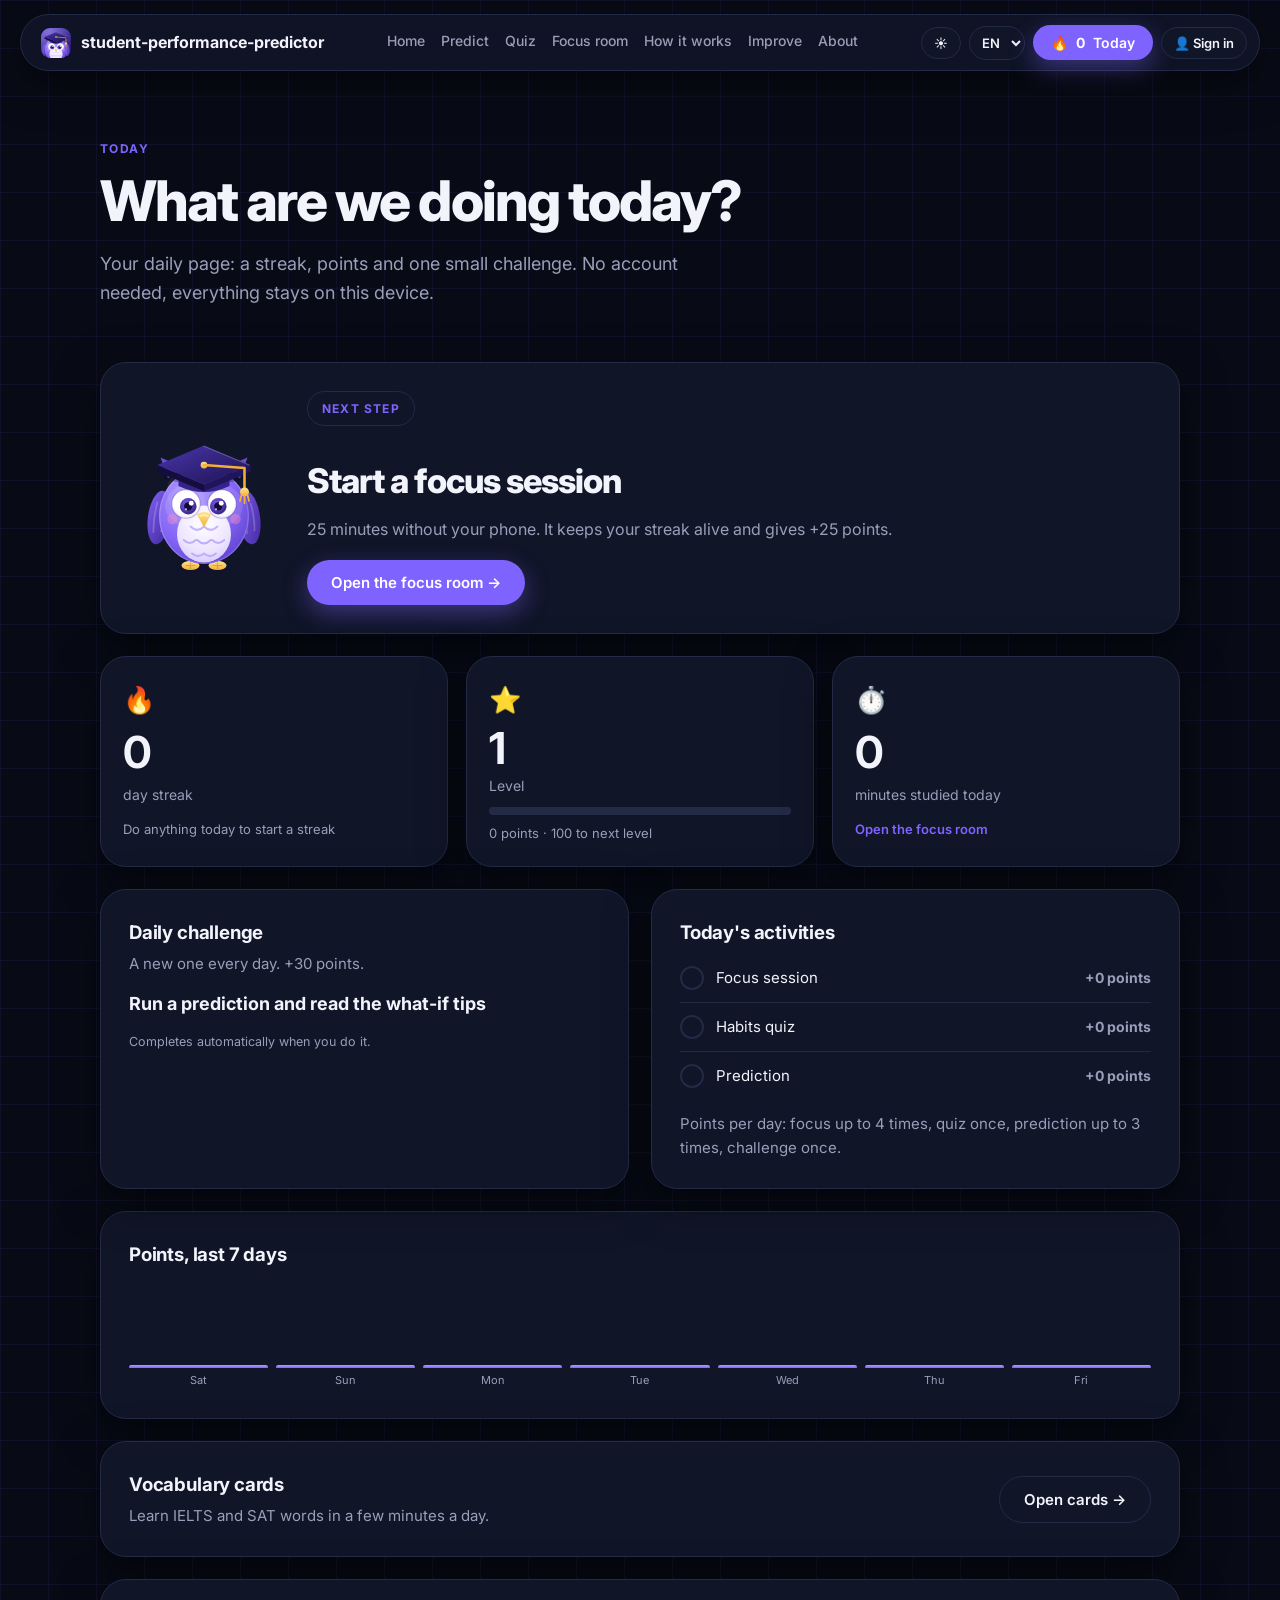
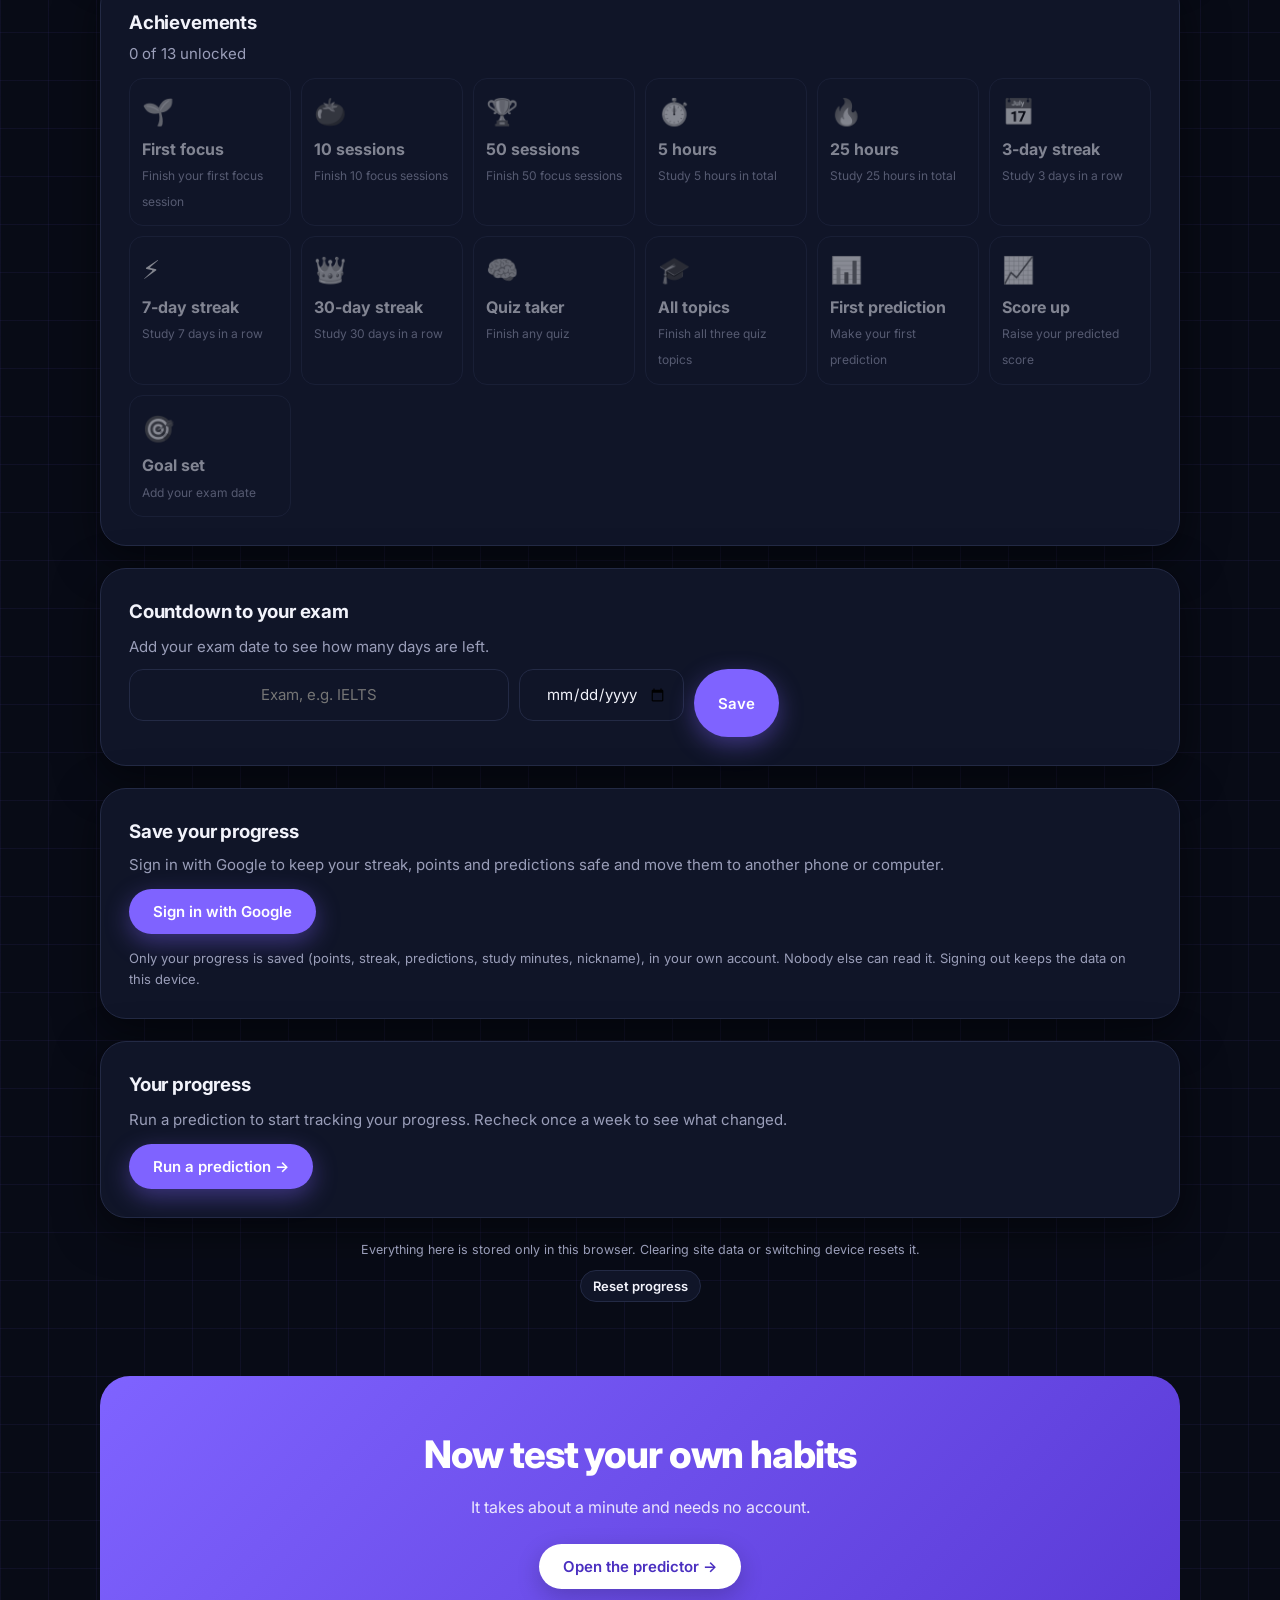
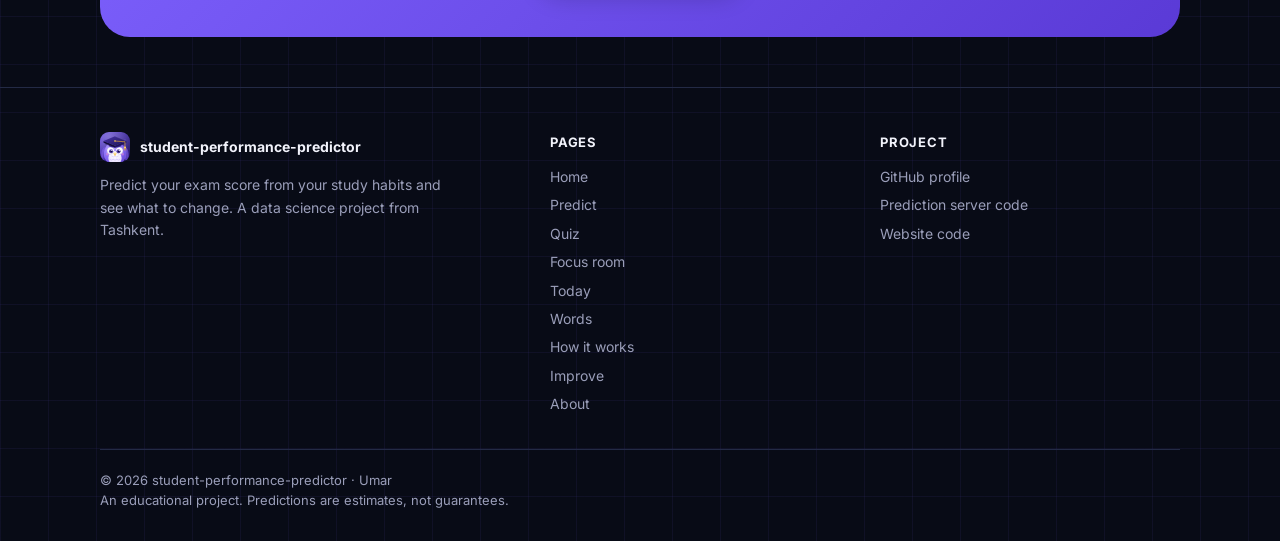
<file: today.html>
<!doctype html>
<html lang="ru" data-theme="dark">
<head>
<meta charset="utf-8">
<meta name="viewport" content="width=device-width,initial-scale=1">
<meta name="theme-color" content="#6c47e8">
<link rel="manifest" href="/manifest.json">
<title>Today | student-performance-predictor</title>
<meta name="description" content="Your daily study page: streak, points, a small daily challenge and the next best step. No account, everything stays on your device.">
<meta property="og:title" content="Today: streak, points and a daily challenge">
<meta property="og:description" content="A daily study page with a streak, points and one small challenge.">
<meta property="og:type" content="website">
<meta property="og:site_name" content="student-performance-predictor">
<meta property="og:url" content="https://www.studentpp.uz/today">
<meta property="og:image" content="https://www.studentpp.uz/og.png">
<meta property="og:image:width" content="1200">
<meta property="og:image:height" content="630">
<meta name="twitter:card" content="summary_large_image">
<meta name="twitter:image" content="https://www.studentpp.uz/og.png">
<link rel="canonical" href="https://www.studentpp.uz/today">
<link rel="icon" type="image/svg+xml" href="/favicon.svg">
<link rel="icon" type="image/png" sizes="32x32" href="/favicon-32.png">
<link rel="apple-touch-icon" href="/apple-touch-icon.png">
<script>try{document.documentElement.setAttribute("data-theme",localStorage.getItem("theme")||"dark")}catch(e){}</script>
<link rel="preconnect" href="https://fonts.googleapis.com">
<link href="https://fonts.googleapis.com/css2?family=Inter:wght@400;500;600;700;800&display=swap" rel="stylesheet">
<link rel="stylesheet" href="/style.css">
</head>
<body>
<nav id="nav"></nav>

<main class="wrap">
  <div class="phead">
    <span class="crumb" data-i18n="crumb"></span>
    <h1 data-i18n="td_title"></h1>
    <p class="lead" data-i18n="td_lead"></p>
  </div>

  <section>
    <div class="card td-hero">
      <div class="td-m" id="tdMas"></div>
      <div class="td-hero-t">
        <span class="badge" data-i18n="td_next"></span>
        <h2 id="tdNextT"></h2>
        <p id="tdNextD"></p>
        <a class="btn" id="tdNextB" href="/focus"></a>
      </div>
    </div>

    <div class="td-stats">
      <div class="card td-stat"><div class="td-ico">🔥</div><b id="tdStreak">0</b><span data-i18n="st_streak"></span><small id="tdStreakN"></small></div>
      <div class="card td-stat"><div class="td-ico">⭐</div><b id="tdLvl">1</b><span data-i18n="st_level"></span><div class="td-xpbar"><i id="tdXpBar"></i></div><small id="tdXp"></small></div>
      <div class="card td-stat"><div class="td-ico">⏱️</div><b id="tdMin">0</b><span data-i18n="st_min"></span><small><a href="/focus" data-i18n="st_focus_l"></a></small></div>
    </div>

    <div class="td-grid">
      <div class="card" id="challenge">
        <h3 style="margin:0 0 4px" data-i18n="ch_title"></h3>
        <p class="note" style="margin:0 0 16px" id="chSub"></p>
        <div class="td-ch" id="chBox"></div>
      </div>
      <div class="card">
        <h3 style="margin:0 0 6px" data-i18n="qa_title"></h3>
        <div id="tdActs"></div>
        <p class="note" style="margin:12px 0 0" data-i18n="qa_note"></p>
      </div>
    </div>

    <div class="card" style="margin-top:22px">
      <h3 style="margin:0 0 4px" data-i18n="wk_title"></h3>
      <div class="fx-bars" id="tdBars" style="height:110px"></div>
    </div>

    <div class="card" style="margin-top:22px;display:flex;gap:16px;align-items:center;justify-content:space-between;flex-wrap:wrap">
      <div><h3 style="margin:0 0 4px" data-i18n="cdl_t"></h3><p class="note" style="margin:0" data-i18n="cdl_d"></p></div>
      <a href="/cards" class="btn ghost" data-i18n="cdl_b"></a>
    </div>

    <div class="card" id="achCard" style="margin-top:22px">
      <h3 style="margin:0 0 4px" data-i18n="ac_h"></h3>
      <p class="note" id="achSub" style="margin:0 0 12px"></p>
      <div id="achGrid" style="display:grid;grid-template-columns:repeat(auto-fill,minmax(150px,1fr));gap:10px"></div>
    </div>

    <div class="card" id="exCard" style="margin-top:22px">
      <h3 style="margin:0 0 8px" data-i18n="ex_title"></h3>
      <div id="exBox"></div>
    </div>

    <div class="card" id="accCard" hidden style="margin-top:22px">
      <h3 style="margin:0 0 6px" data-i18n="ac_title"></h3>
      <div id="accBox"></div>
    </div>

    <div class="card" style="margin-top:22px">
      <h3 style="margin:0 0 8px" data-i18n="pg_title"></h3>
      <div id="pgBox"></div>
    </div>

    <p class="note" style="text-align:center;max-width:640px;margin:22px auto 0" data-i18n="td_priv"></p>
    <p style="text-align:center;margin:10px 0 0"><button class="chip" id="tdReset"></button></p>
  </section>

  <div class="band">
    <h2 data-i18n="go_t"></h2>
    <p data-i18n="go_d"></p>
    <a class="btn white" href="/predict" data-i18n="go_b"></a>
  </div>
</main>

<footer id="foot"></footer>

<script>
/* Shared: dictionary, layout (nav + footer), theme, language */
(function () {
  var API = "https://student-performance-predictor-bas2.onrender.com";
  window.API = API;

  /* activity log (streak, points) kept on this device only */
  window.actKey = function (d) { d = d || new Date(); return d.getFullYear() + "-" + ("0" + (d.getMonth() + 1)).slice(-2) + "-" + ("0" + d.getDate()).slice(-2); };
  window.actLoad = function () { try { var a = JSON.parse(localStorage.getItem("act") || "null"); if (a && a.days) return a; } catch (e) {} return { days: {}, xp: 0 }; };
  window.actDone = function (day) { return !!day && ((day.focus || 0) + (day.quiz || 0) + (day.pred || 0) + (day.ch || 0) + (day.cards || 0)) > 0; };
  window.actStreak = function () {
    var a = window.actLoad(), d = new Date(), n = 0;
    if (!window.actDone(a.days[window.actKey(d)])) d.setDate(d.getDate() - 1);
    while (window.actDone(a.days[window.actKey(d)])) { n++; d.setDate(d.getDate() - 1); }
    return n;
  };
  window.recordAct = function (kind, xp) {
    try {
      var a = window.actLoad(), k = window.actKey(), day = a.days[k] || (a.days[k] = { xp: 0 });
      var caps = { focus: 4, quiz: 1, pred: 3, ch: 1, cards: 1 };
      day[kind] = (day[kind] || 0) + 1;
      if (day[kind] <= (caps[kind] || 1)) { day.xp = (day.xp || 0) + xp; a.xp = (a.xp || 0) + xp; }
      localStorage.setItem("act", JSON.stringify(a));
    } catch (e) {}
  };

  window.T = {
    en: {
      n_home: "Home", n_pred: "Predict", n_how: "How it works", n_imp: "Improve", n_about: "About", n_cta: "Analyze", n_quiz: "Quiz", n_today: "Today", n_focus: "Focus room", n_cards: "Words", install: "Install app",
      ft_tag: "Predict your exam score from your study habits and see what to change. A data science project from Tashkent.",
      ft_pages: "PAGES", ft_proj: "PROJECT", ft_gh: "GitHub profile", ft_code: "Prediction server code", ft_web: "Website code",
      ft_note: "An educational project. Predictions are estimates, not guarantees.",
      lv_excellent: "Excellent", lv_verygood: "Very Good", lv_dev: "Developing", lv_need: "Needs Improvement",
      o_Low: "Low", o_Medium: "Medium", o_High: "High", o_Yes: "Yes", o_No: "No",
      o_Positive: "Positive", o_Neutral: "Neutral", o_Negative: "Negative", o_Near: "Near", o_Moderate: "Moderate", o_Far: "Far",
      u_h: "h", u_d: "days"
    },
    ru: {
      n_home: "Главная", n_pred: "Прогноз", n_how: "Как это работает", n_imp: "Улучшить", n_about: "О проекте", n_cta: "Анализировать", n_quiz: "Квиз", n_today: "Сегодня", n_focus: "Комната фокуса", n_cards: "Слова", install: "Установить приложение",
      ft_tag: "Прогнозируйте экзаменационный балл по учебным привычкам и узнайте, что менять. Проект по data science из Ташкента.",
      ft_pages: "СТРАНИЦЫ", ft_proj: "ПРОЕКТ", ft_gh: "Профиль GitHub", ft_code: "Код сервера прогноза", ft_web: "Код сайта",
      ft_note: "Учебный проект. Прогнозы приблизительные и не гарантируют результат.",
      lv_excellent: "Отлично", lv_verygood: "Очень хорошо", lv_dev: "Развивается", lv_need: "Нужно улучшить",
      o_Low: "Низкий", o_Medium: "Средний", o_High: "Высокий", o_Yes: "Да", o_No: "Нет",
      o_Positive: "Положит.", o_Neutral: "Нейтр.", o_Negative: "Отрицат.", o_Near: "Близко", o_Moderate: "Средне", o_Far: "Далеко",
      u_h: "ч", u_d: "дн."
    }
  };

  window.T.uz = {
  "n_home": "Bosh sahifa",
  "n_pred": "Bashorat",
  "n_how": "Qanday ishlaydi",
  "n_imp": "Yaxshilash",
  "n_about": "Loyiha haqida",
  "n_cta": "Tahlil qilish",
  "n_quiz": "Viktorina",
  "n_today": "Bugun",
  "n_focus": "Fokus xonasi",
  "n_cards": "So'zlar",
  "install": "Ilovani o'rnatish",
  "ft_tag": "O'quv odatlaringiz asosida imtihon balingizni bashorat qiling va nimani o'zgartirish kerakligini bilib oling. Toshkentdan data science loyihasi.",
  "ft_pages": "SAHIFALAR",
  "ft_proj": "LOYIHA",
  "ft_gh": "GitHub profili",
  "ft_code": "Bashorat serveri kodi",
  "ft_web": "Sayt kodi",
  "ft_note": "O'quv loyihasi. Bashoratlar taxminiy bo'lib, natijani kafolatlamaydi.",
  "lv_excellent": "A'lo",
  "lv_verygood": "Juda yaxshi",
  "lv_dev": "Rivojlanmoqda",
  "lv_need": "Yaxshilash kerak",
  "o_Low": "Past",
  "o_Medium": "O'rta",
  "o_High": "Yuqori",
  "o_Yes": "Ha",
  "o_No": "Yo'q",
  "o_Positive": "Ijobiy",
  "o_Neutral": "Neytral",
  "o_Negative": "Salbiy",
  "o_Near": "Yaqin",
  "o_Moderate": "O'rtacha",
  "o_Far": "Uzoq",
  "u_h": "soat",
  "u_d": "kun"
};

  var lang = "ru";
  try {
    var sl = localStorage.getItem("lang");
    var nl = (navigator.language || "").slice(0, 2);
    lang = (sl === "ru" || sl === "en" || sl === "uz") ? sl : (nl === "ru" ? "ru" : nl === "uz" ? "uz" : "en");
  } catch (e) {}

  window.getLang = function () { return lang; };
  window.t = function (k) {
    var d = window.T[lang];
    if (d[k] !== undefined) return d[k];
    if (window.T.en[k] !== undefined) return window.T.en[k];
    return k;
  };
  window.$ = function (s) { return document.querySelector(s); };

  window.mascot = function (mood) {
    var think = mood === "think", cheer = mood === "cheer";
    var u = "m" + (window._mid = (window._mid || 0) + 1);
    var px = think ? [73, 104, 113, 104] : [79, 111, 119, 111];
    var lw = cheer ? 62 : 8, rw = cheer ? -62 : -8;
    var eye = function (cx, cy, ox, oy) {
      return '<circle cx="' + cx + '" cy="' + cy + '" r="19" fill="url(#' + u + 's)" stroke="rgba(60,30,140,.28)" stroke-width="1.5"/>' +
        '<circle cx="' + ox + '" cy="' + oy + '" r="11" fill="url(#' + u + 'i)"/>' +
        '<circle cx="' + ox + '" cy="' + oy + '" r="5.5" fill="#120a38"/>' +
        '<circle cx="' + (ox + 4) + '" cy="' + (oy - 4) + '" r="3.2" fill="#fff"/><circle cx="' + (ox - 3) + '" cy="' + (oy + 4) + '" r="1.5" fill="#fff" opacity=".7"/>' +
        '<ellipse class="lid" cx="' + cx + '" cy="' + cy + '" rx="19.6" ry="19.6" fill="#7b5cf0"/>';
    };
    var wing = function (cx, rot, ox, oy) {
      return '<g transform="rotate(' + rot + ' ' + ox + ' ' + oy + ')"><ellipse cx="' + cx + '" cy="128" rx="15" ry="36" fill="url(#' + u + 'w)"/>' +
        '<path d="M' + (cx - 5) + ' 108q-3 20 0 40M' + (cx + 5) + ' 110q3 20 0 36" stroke="rgba(255,255,255,.2)" stroke-width="2.4" fill="none" stroke-linecap="round"/></g>';
    };
    return '<svg class="mascot" viewBox="0 0 200 200" role="img" aria-label="Sovi">' +
      '<defs>' +
      '<radialGradient id="' + u + 'b" cx=".35" cy=".28" r=".9"><stop offset="0" stop-color="#ab94ff"/><stop offset=".55" stop-color="#8265f5"/><stop offset="1" stop-color="#5638c4"/></radialGradient>' +
      '<linearGradient id="' + u + 'w" x1="0" y1="0" x2="1" y2="1"><stop offset="0" stop-color="#7e5ff0"/><stop offset="1" stop-color="#43299f"/></linearGradient>' +
      '<radialGradient id="' + u + 'v" cx=".5" cy=".3" r=".85"><stop offset="0" stop-color="#fff"/><stop offset=".6" stop-color="#ece4ff"/><stop offset="1" stop-color="#cbbcfb"/></radialGradient>' +
      '<linearGradient id="' + u + 'g" x1="0" y1="0" x2="0" y2="1"><stop offset="0" stop-color="#ffe493"/><stop offset="1" stop-color="#f2b035"/></linearGradient>' +
      '<radialGradient id="' + u + 'i" cx=".4" cy=".35" r=".8"><stop offset="0" stop-color="#7c5cf0"/><stop offset="1" stop-color="#2a1a6e"/></radialGradient>' +
      '<radialGradient id="' + u + 's" cx=".5" cy=".4" r=".7"><stop offset=".6" stop-color="#fff"/><stop offset="1" stop-color="#e3dbff"/></radialGradient>' +
      '<linearGradient id="' + u + 'c" x1="0" y1="0" x2="1" y2="1"><stop offset="0" stop-color="#4a36ad"/><stop offset="1" stop-color="#1c1250"/></linearGradient>' +
      '<radialGradient id="' + u + 'h" cx=".5" cy=".5" r=".5"><stop offset="0" stop-color="rgba(20,10,60,.42)"/><stop offset="1" stop-color="rgba(20,10,60,0)"/></radialGradient>' +
      "</defs>" +
      '<ellipse cx="100" cy="194" rx="56" ry="8" fill="url(#' + u + 'h)"/>' +
      wing(44, lw, 56, 100) + wing(156, rw, 144, 100) +
      '<ellipse cx="82" cy="190" rx="12" ry="6" fill="url(#' + u + 'g)"/><ellipse cx="118" cy="190" rx="12" ry="6" fill="url(#' + u + 'g)"/>' +
      '<path d="M76 190h12M82 186v8M112 190h12M118 186v8" stroke="rgba(150,90,10,.35)" stroke-width="1.6" stroke-linecap="round"/>' +
      '<ellipse cx="100" cy="124" rx="60" ry="64" fill="url(#' + u + 'b)"/>' +
      '<ellipse cx="76" cy="98" rx="24" ry="34" fill="#fff" opacity=".07" transform="rotate(-18 76 98)"/>' +
      '<ellipse cx="100" cy="124" rx="59" ry="63" fill="none" stroke="rgba(255,255,255,.2)" stroke-width="1.6"/>' +
      '<ellipse cx="100" cy="148" rx="36" ry="38" fill="url(#' + u + 'v)"/>' +
      '<path d="M82 138q9 9 18 0M100 138q9 9 18 0M91 156q9 9 18 0M73 156q8 8 16 0M111 156q8 8 16 0M100 174q8 7 16 0M84 174q8 7 16 0" stroke="#bfaefc" stroke-width="2.6" fill="none" stroke-linecap="round"/>' +
      '<g class="head">' +
      '<path d="M52 74L42 46l32 14z" fill="#6a4dd6"/><path d="M148 74l10-28-32 14z" fill="#6a4dd6"/>' +
      '<ellipse cx="100" cy="110" rx="52" ry="34" fill="#fff" opacity=".1"/>' +
      eye(76, 108, px[0], px[1]) + eye(124, 108, px[2], px[3]) +
      (cheer || !think ? '<circle cx="58" cy="128" r="7" fill="#ff8fc1" opacity=".4"/><circle cx="142" cy="128" r="7" fill="#ff8fc1" opacity=".4"/>' : "") +
      (think ? '<path d="M106 88q14-8 28 0" stroke="#2b1b6b" stroke-width="4" fill="none" stroke-linecap="round"/>' : "") +
      '<path d="M90 121q10-5 20 0L100 139z" fill="url(#' + u + 'g)"/><path d="M95 124q5-2 10 0" stroke="#fff" stroke-opacity=".6" stroke-width="2" fill="none" stroke-linecap="round"/>' +
      '<ellipse cx="100" cy="72" rx="54" ry="9" fill="rgba(10,5,40,.3)"/>' +
      '<path d="M66 68V84Q100 100 134 84V68L100 82z" fill="#33238a"/>' +
      '<polygon points="38,56 100,82 100,91 38,65" fill="#150d3d"/><polygon points="162,56 100,82 100,91 162,65" fill="#20145a"/>' +
      '<polygon points="100,30 162,56 100,82 38,56" fill="url(#' + u + 'c)"/>' +
      '<path d="M100 31L160 56" stroke="rgba(255,255,255,.22)" stroke-width="1.6" stroke-linecap="round"/>' +
      '<circle cx="100" cy="56" r="4.5" fill="url(#' + u + 'g)"/>' +
      '<path d="M100 56L154 60V88" stroke="#f2b035" stroke-width="3.4" fill="none" stroke-linecap="round" stroke-linejoin="round"/>' +
      '<circle cx="154" cy="92" r="6" fill="url(#' + u + 'g)"/><path d="M150 96l-2 8M154 98v9M158 96l2 8" stroke="#f2b035" stroke-width="2.4" stroke-linecap="round"/>' +
      "</g>" +
      (cheer ? '<path class="tw" d="M28 44l3 8 8 3-8 3-3 8-3-8-8-3 8-3z" fill="#ffd166"/><path class="tw" style="animation-delay:.5s" d="M176 30l2 6 6 2-6 2-2 6-2-6-6-2 6-2z" fill="#ffd166"/>' : "") +
      (think ? '<text x="170" y="48" font-size="34" font-weight="800" fill="#ffd166" font-family="Inter,Arial,sans-serif">?</text>' : "") +
      "</svg>";
  };

  function buildLayout() {
    var nav = document.getElementById("nav");
    if (nav) {
      nav.innerHTML =
        '<a class="logo" href="/"><img src="/favicon.svg" alt="" width="30" height="30"><span>student-performance-predictor</span></a>' +
        '<div class="links" id="links">' +
        '<a href="/" data-i18n="n_home"></a>' +
        '<a href="/predict" data-i18n="n_pred"></a>' +
        '<a href="/quiz" data-i18n="n_quiz"></a><a href="/focus" data-i18n="n_focus"></a><a class="only-m" href="/today" data-i18n="n_today"></a><a class="only-m" href="/cards" data-i18n="n_cards"></a>' +
        '<a href="/how-it-works" data-i18n="n_how"></a>' +
        '<a href="/improve" data-i18n="n_imp"></a>' +
        '<a href="/about" data-i18n="n_about"></a></div>' +
        '<div class="tools">' +
        '<button class="chip" id="theme" aria-label="Theme"></button>' +
        '<select class="chip" id="lang" aria-label="Language"><option value="ru">RU</option><option value="en">EN</option><option value="uz">UZ</option></select>' +
        '<a class="btn small" href="/today" aria-label="Today">🔥 <b id="navStreak">0</b> <span data-i18n="n_today"></span></a>' +
        '<button class="chip burger" id="burger" aria-label="Menu">☰</button></div>';
      var path = location.pathname.replace(/\.html$/, "").replace(/\/+$/, "") || "/";
      nav.querySelectorAll(".links a").forEach(function (a) {
        if (a.getAttribute("href") === path) a.classList.add("cur");
      });
    }
    var foot = document.getElementById("foot");
    if (foot) {
      foot.innerHTML =
        '<div class="wrap"><div class="foot-grid">' +
        '<div><a class="logo" href="/" style="padding:0"><img src="/favicon.svg" alt="" width="30" height="30"><span style="display:inline">student-performance-predictor</span></a>' +
        '<p style="margin-top:12px;max-width:360px" data-i18n="ft_tag"></p></div>' +
        '<div><h5 data-i18n="ft_pages"></h5>' +
        '<a href="/" data-i18n="n_home"></a><a href="/predict" data-i18n="n_pred"></a>' +
        '<a href="/quiz" data-i18n="n_quiz"></a><a href="/focus" data-i18n="n_focus"></a><a href="/today" data-i18n="n_today"></a><a href="/cards" data-i18n="n_cards"></a><a href="/how-it-works" data-i18n="n_how"></a><a href="/improve" data-i18n="n_imp"></a>' +
        '<a href="/about" data-i18n="n_about"></a></div>' +
        '<div><h5 data-i18n="ft_proj"></h5>' +
        '<a href="https://github.com/umarkhodjaev-hash" target="_blank" rel="noopener" data-i18n="ft_gh"></a>' +
        '<a href="https://github.com/umarkhodjaev-hash/student-performance-predictor" target="_blank" rel="noopener" data-i18n="ft_code"></a>' +
        '<a href="https://github.com/umarkhodjaev-hash/student-performance-web" target="_blank" rel="noopener" data-i18n="ft_web"></a></div>' +
        '</div><div class="copy">© <span id="yr"></span> student-performance-predictor · Umar<br><span data-i18n="ft_note"></span><br><button class="chip" id="install" hidden data-i18n="install" style="margin-top:12px"></button></div></div>';
      var y = document.getElementById("yr");
      if (y) y.textContent = new Date().getFullYear();
    }
  }

  function applyLang() {
    document.documentElement.lang = lang;
    var d = window.T[lang];
    if (d.doc_title) document.title = d.doc_title;
    document.querySelectorAll("[data-i18n]").forEach(function (e) { e.textContent = window.t(e.getAttribute("data-i18n")); });
    document.querySelectorAll("[data-mascot]").forEach(function (e) { e.innerHTML = window.mascot(e.getAttribute("data-mascot")); });
    var ns = document.getElementById("navStreak");
    if (ns) ns.textContent = window.actStreak();
    var lb = document.getElementById("lang");
    if (lb) lb.value = lang;
    if (window.onLang) window.onLang();
  }
  window.applyLang = applyLang;

  function setTheme(m) {
    document.documentElement.setAttribute("data-theme", m);
    var b = document.getElementById("theme");
    if (b) b.textContent = m === "dark" ? "☀️" : "🌙";
    try { localStorage.setItem("theme", m); } catch (e) {}
  }

  document.addEventListener("DOMContentLoaded", function () {
    buildLayout();
    var saved = null;
    try { saved = localStorage.getItem("theme"); } catch (e) {}
    setTheme(saved || "dark");
    document.getElementById("theme").onclick = function () {
      setTheme(document.documentElement.getAttribute("data-theme") === "dark" ? "light" : "dark");
    };
    document.getElementById("lang").onchange = function () {
      lang = this.value;
      try { localStorage.setItem("lang", lang); } catch (e) {}
      applyLang();
    };
    document.getElementById("burger").onclick = function () {
      document.getElementById("links").classList.toggle("open");
    };
    applyLang();
    /* wake the free Render server in the background */
    try { fetch(API + "/robots.txt", { mode: "no-cors" }).catch(function () {}); } catch (e) {}
  });
})();

</script>
<script>
Object.assign(T.en, {
  "go_t": "Now test your own habits", "go_d": "It takes about a minute and needs no account.", "go_b": "Open the predictor →",
  "doc_title": "Today | student-performance-predictor",
  "crumb": "TODAY",
  "td_title": "What are we doing today?",
  "td_lead": "Your daily page: a streak, points and one small challenge. No account needed, everything stays on this device.",
  "td_next": "NEXT STEP",
  "nx_focus_t": "Start a focus session", "nx_focus_d": "25 minutes without your phone. It keeps your streak alive and gives +25 points.", "nx_focus_b": "Open the focus room →",
  "nx_quiz_t": "Take the habits quiz", "nx_quiz_d": "Eight quick questions with explanations. +30 points.", "nx_quiz_b": "Start the quiz →",
  "nx_pred_t": "Run a prediction", "nx_pred_d": "See how your habits connect to your score and test a what-if. +20 points.", "nx_pred_b": "Open the predictor →",
  "nx_ch_t": "Finish today's challenge", "nx_ch_d": "One small task, +30 points.", "nx_ch_b": "See the challenge ↓",
  "nx_done_t": "Everything is done for today", "nx_done_d": "Your streak is safe. Come back tomorrow, or run one more prediction.", "nx_done_b": "Open the predictor →",
  "st_streak": "day streak", "st_streak0": "Do anything today to start a streak", "st_streak1": "Keep it going: come back tomorrow",
  "st_level": "Level", "st_pts": "points", "st_next": "to next level", "st_min": "minutes studied today", "st_focus_l": "Open the focus room",
  "ch_title": "Daily challenge", "ch_sub": "A new one every day. +30 points.",
  "ch_done": "Done! +30 points earned.", "ch_btn": "Mark as done", "ch_auto": "Completes automatically when you do it.",
  "chl_focus": "Finish one focus session in the Focus room", "chl_quiz": "Take the habits quiz", "chl_pred": "Run a prediction and read the what-if tips",
  "chl_m1": "Keep your phone in another room during one study session", "chl_m2": "Write down tomorrow's three study tasks",
  "chl_m3": "Plan 8 hours of sleep for tonight", "chl_m4": "Spend 15 minutes on one topic you find hard",
  "qa_title": "Today's activities", "qa_focus": "Focus session", "qa_quiz": "Habits quiz", "qa_pred": "Prediction",
  "qa_note": "Points per day: focus up to 4 times, quiz once, prediction up to 3 times, challenge once.",
  "wk_title": "Points, last 7 days",
  "td_priv": "Everything here is stored only in this browser. Clearing site data or switching device resets it.",
  "td_reset": "Reset progress", "td_reset2": "Tap again to confirm"
});
Object.assign(T.ru, {
  "go_t": "Теперь проверьте свои привычки", "go_d": "Это займёт около минуты, аккаунт не нужен.", "go_b": "Открыть предиктор →",
  "doc_title": "Сегодня | student-performance-predictor",
  "crumb": "СЕГОДНЯ",
  "td_title": "Что делаем сегодня?",
  "td_lead": "Твоя страница на каждый день: серия, очки и одно маленькое задание. Аккаунт не нужен, всё хранится на этом устройстве.",
  "td_next": "СЛЕДУЮЩИЙ ШАГ",
  "nx_focus_t": "Запусти сессию фокуса", "nx_focus_d": "25 минут без телефона. Это сохраняет серию и даёт +25 очков.", "nx_focus_b": "Открыть комнату фокуса →",
  "nx_quiz_t": "Пройди квиз по привычкам", "nx_quiz_d": "Восемь коротких вопросов с разбором. +30 очков.", "nx_quiz_b": "Начать квиз →",
  "nx_pred_t": "Сделай прогноз", "nx_pred_d": "Посмотри, как привычки связаны с баллом, и проверь сценарий «что если». +20 очков.", "nx_pred_b": "Открыть предиктор →",
  "nx_ch_t": "Выполни задание дня", "nx_ch_d": "Одно маленькое задание, +30 очков.", "nx_ch_b": "Смотреть задание ↓",
  "nx_done_t": "На сегодня всё сделано", "nx_done_d": "Серия в безопасности. Приходи завтра или сделай ещё один прогноз.", "nx_done_b": "Открыть предиктор →",
  "st_streak": "дней подряд", "st_streak0": "Сделай что-нибудь сегодня, чтобы начать серию", "st_streak1": "Так держать: приходи завтра",
  "st_level": "Уровень", "st_pts": "очков", "st_next": "до следующего уровня", "st_min": "минут учёбы сегодня", "st_focus_l": "Открыть комнату фокуса",
  "ch_title": "Задание дня", "ch_sub": "Каждый день новое. +30 очков.",
  "ch_done": "Готово! +30 очков получено.", "ch_btn": "Отметить выполненным", "ch_auto": "Засчитается автоматически, когда ты это сделаешь.",
  "chl_focus": "Заверши одну сессию в комнате фокуса", "chl_quiz": "Пройди квиз по привычкам", "chl_pred": "Сделай прогноз и прочитай советы «что если»",
  "chl_m1": "Убери телефон в другую комнату на одну сессию учёбы", "chl_m2": "Запиши три задачи на завтра",
  "chl_m3": "Запланируй сегодня 8 часов сна", "chl_m4": "Потрать 15 минут на одну сложную тему",
  "qa_title": "Дела на сегодня", "qa_focus": "Сессия фокуса", "qa_quiz": "Квиз по привычкам", "qa_pred": "Прогноз",
  "qa_note": "Очки за день: фокус до 4 раз, квиз 1 раз, прогноз до 3 раз, задание 1 раз.",
  "wk_title": "Очки за 7 дней",
  "td_priv": "Всё здесь хранится только в этом браузере. Если очистить данные сайта или сменить устройство, прогресс сбросится.",
  "td_reset": "Сбросить прогресс", "td_reset2": "Нажми ещё раз для подтверждения"
});
Object.assign(T.uz, {
  "go_t": "Endi o'z odatlaringizni tekshiring", "go_d": "Taxminan bir daqiqa vaqt oladi, akkaunt shart emas.", "go_b": "Bashoratchini ochish →",
  "doc_title": "Bugun | student-performance-predictor",
  "crumb": "BUGUN",
  "td_title": "Bugun nima qilamiz?",
  "td_lead": "Har kunlik sahifangiz: seriya, ballar va bitta kichik topshiriq. Akkaunt shart emas, hammasi shu qurilmada saqlanadi.",
  "td_next": "KEYINGI QADAM",
  "nx_focus_t": "Fokus sessiyasini boshlang", "nx_focus_d": "Telefonsiz 25 daqiqa. Seriyani saqlaydi va +25 ball beradi.", "nx_focus_b": "Fokus xonasini ochish →",
  "nx_quiz_t": "Odatlar viktorinasini topshiring", "nx_quiz_d": "Izohli sakkizta qisqa savol. +30 ball.", "nx_quiz_b": "Viktorinani boshlash →",
  "nx_pred_t": "Bashorat qiling", "nx_pred_d": "Odatlaringiz bahoga qanday bog'liqligini ko'ring va «nima bo'ladi agar» ssenariysini sinab ko'ring. +20 ball.", "nx_pred_b": "Bashoratchini ochish →",
  "nx_ch_t": "Kun topshirig'ini bajaring", "nx_ch_d": "Bitta kichik topshiriq, +30 ball.", "nx_ch_b": "Topshiriqni ko'rish ↓",
  "nx_done_t": "Bugun hammasi bajarildi", "nx_done_d": "Seriyangiz xavfsiz. Ertaga qaytib keling yoki yana bitta bashorat qiling.", "nx_done_b": "Bashoratchini ochish →",
  "st_streak": "kun ketma-ket", "st_streak0": "Seriyani boshlash uchun bugun biror narsa qiling", "st_streak1": "Davom eting: ertaga qaytib keling",
  "st_level": "Daraja", "st_pts": "ball", "st_next": "keyingi darajagacha", "st_min": "bugun o'qilgan daqiqa", "st_focus_l": "Fokus xonasini ochish",
  "ch_title": "Kun topshirig'i", "ch_sub": "Har kuni yangisi. +30 ball.",
  "ch_done": "Tayyor! +30 ball olindi.", "ch_btn": "Bajarildi deb belgilash", "ch_auto": "Buni qilsangiz, avtomatik hisoblanadi.",
  "chl_focus": "Fokus xonasida bitta sessiyani tugating", "chl_quiz": "Odatlar viktorinasini topshiring", "chl_pred": "Bashorat qiling va «nima bo'ladi agar» maslahatlarini o'qing",
  "chl_m1": "Bitta o'qish sessiyasi davomida telefonni boshqa xonada qoldiring", "chl_m2": "Ertangi uchta o'qish vazifasini yozib qo'ying",
  "chl_m3": "Bugun kechasi 8 soat uyqu rejalashtiring", "chl_m4": "Qiyin deb bilgan bitta mavzuga 15 daqiqa ajrating",
  "qa_title": "Bugungi ishlar", "qa_focus": "Fokus sessiyasi", "qa_quiz": "Odatlar viktorinasi", "qa_pred": "Bashorat",
  "qa_note": "Kunlik ballar: fokus 4 martagacha, viktorina 1 marta, bashorat 3 martagacha, topshiriq 1 marta.",
  "wk_title": "So'nggi 7 kundagi ballar",
  "td_priv": "Bu yerdagi hamma narsa faqat shu brauzerda saqlanadi. Sayt ma'lumotlarini tozalash yoki qurilmani almashtirish progressni o'chiradi.",
  "td_reset": "Progressni tiklash", "td_reset2": "Tasdiqlash uchun yana bosing"
});
</script>
<script>
Object.assign(T.en, {
 "wf_sleep": "sleep",
 "wf_att": "attendance",
 "wf_study": "study time",
 "wf_mot": "motivation",
 "wf_gen": "general habits",
 "pl_badge": "Your focus area: {f}",
 "pl_sub": "Built from your latest prediction. +30 points.",
 "ct_sleep1": "Go to bed 30 minutes earlier than usual tonight",
 "ct_sleep2": "Put your phone away 30 minutes before bed",
 "ct_sleep3": "Wake up at the same time tomorrow as today",
 "ct_att1": "Pack your bag and plan your route tonight so you arrive on time",
 "ct_att2": "Pick the class you like least tomorrow and write one thing you want to learn there",
 "ct_att3": "Do not skip a single class tomorrow",
 "ct_study1": "Finish one focus session in the Focus room",
 "ct_study2": "Write down tomorrow's three study tasks",
 "ct_study3": "Spend 15 minutes on one topic you find hard",
 "ct_mot1": "Write one small goal for this week and one step for today",
 "ct_mot2": "Study 10 minutes on your least favourite subject, then stop",
 "ct_mot3": "Tell a friend your study goal for this week",
 "pg_title": "Your progress",
 "pg_empty": "Run a prediction to start tracking your progress. Recheck once a week to see what changed.",
 "pg_btn": "Run a prediction →",
 "pg_one": "One prediction so far: {a}. Run it again in a week to see the change.",
 "pg_up": "Up {d} since your first prediction ({a} → {b}).",
 "pg_down": "Down {d} since your first prediction ({a} → {b}).",
 "pg_same": "No change yet ({a}).",
 "pg_why": "What changed:",
 "chg_sleep": "sleep {a} → {b} h",
 "chg_study": "study {a} → {b} h per week",
 "chg_att": "attendance {a}% → {b}%",
 "pg_stale": "It has been {d} days since your last prediction. Time to recheck.",
 "pg_recheck": "Recheck now →",
 "pg_ok": "Next check in {d} days.",
 "nx_recheck_t": "Recheck your prediction",
 "nx_recheck_d": "A week has passed. See how your score changed. +20 points.",
 "nx_recheck_b": "Open the predictor →"
});
Object.assign(T.ru, {
 "wf_sleep": "сон",
 "wf_att": "посещаемость",
 "wf_study": "время учёбы",
 "wf_mot": "мотивация",
 "wf_gen": "общие привычки",
 "pl_badge": "Твоя зона роста: {f}",
 "pl_sub": "Подобрано по твоему последнему прогнозу. +30 очков.",
 "ct_sleep1": "Лечь спать сегодня на 30 минут раньше обычного",
 "ct_sleep2": "Убрать телефон за 30 минут до сна",
 "ct_sleep3": "Завтра проснуться в то же время, что и сегодня",
 "ct_att1": "Собрать сумку и продумать маршрут сегодня вечером, чтобы прийти вовремя",
 "ct_att2": "Выбрать завтра самый нелюбимый урок и записать одну вещь, которую хочешь на нём узнать",
 "ct_att3": "Завтра не пропустить ни одного урока",
 "ct_study1": "Завершить одну фокус-сессию в комнате фокуса",
 "ct_study2": "Записать три учебные задачи на завтра",
 "ct_study3": "Уделить 15 минут одной сложной теме",
 "ct_mot1": "Записать одну маленькую цель на неделю и один шаг на сегодня",
 "ct_mot2": "Позаниматься 10 минут самым нелюбимым предметом и остановиться",
 "ct_mot3": "Рассказать другу свою учебную цель на эту неделю",
 "pg_title": "Твой прогресс",
 "pg_empty": "Сделай прогноз, чтобы начать отслеживать прогресс. Пересчитывай раз в неделю, чтобы видеть, что изменилось.",
 "pg_btn": "Сделать прогноз →",
 "pg_one": "Пока один прогноз: {a}. Повтори через неделю, чтобы увидеть изменение.",
 "pg_up": "Выросло на {d} с первого прогноза ({a} → {b}).",
 "pg_down": "Снизилось на {d} с первого прогноза ({a} → {b}).",
 "pg_same": "Пока без изменений ({a}).",
 "pg_why": "Что изменилось:",
 "chg_sleep": "сон {a} → {b} ч",
 "chg_study": "учёба {a} → {b} ч в неделю",
 "chg_att": "посещаемость {a}% → {b}%",
 "pg_stale": "С последнего прогноза прошло {d} дн. Пора пересчитать.",
 "pg_recheck": "Пересчитать сейчас →",
 "pg_ok": "Следующая проверка через {d} дн.",
 "nx_recheck_t": "Пересчитай прогноз",
 "nx_recheck_d": "Прошла неделя. Посмотри, как изменился твой балл. +20 очков.",
 "nx_recheck_b": "Открыть предсказатель →"
});
Object.assign(T.uz, {
 "wf_sleep": "uyqu",
 "wf_att": "davomat",
 "wf_study": "o'qish vaqti",
 "wf_mot": "motivatsiya",
 "wf_gen": "umumiy odatlar",
 "pl_badge": "Sizning o'sish sohangiz: {f}",
 "pl_sub": "Oxirgi prognozingiz asosida tanlandi. +30 ball.",
 "ct_sleep1": "Bugun odatdagidan 30 daqiqa erta uxlang",
 "ct_sleep2": "Uxlashdan 30 daqiqa oldin telefonni olib qo'ying",
 "ct_sleep3": "Ertaga bugungi vaqtda uyg'oning",
 "ct_att1": "Vaqtida yetib borish uchun bugun kechqurun sumkani tayyorlab, yo'lni rejalashtiring",
 "ct_att2": "Ertaga eng yoqtirmaydigan darsingizni tanlab, undan o'rganmoqchi bo'lgan bitta narsani yozing",
 "ct_att3": "Ertaga birorta darsni o'tkazib yubormang",
 "ct_study1": "Diqqat xonasida bitta sessiyani tugating",
 "ct_study2": "Ertangi uchta o'quv vazifasini yozib qo'ying",
 "ct_study3": "Qiyin mavzulardan biriga 15 daqiqa ajrating",
 "ct_mot1": "Shu hafta uchun bitta kichik maqsad va bugun uchun bitta qadamni yozing",
 "ct_mot2": "Eng yoqtirmaydigan fan bilan 10 daqiqa shug'ullanib, to'xtang",
 "ct_mot3": "Do'stingizga shu haftalik o'quv maqsadingizni ayting",
 "pg_title": "Sizning progressingiz",
 "pg_empty": "Progressni kuzatish uchun prognoz qiling. Nima o'zgarganini ko'rish uchun haftasiga bir marta qayta hisoblang.",
 "pg_btn": "Prognoz qilish →",
 "pg_one": "Hozircha bitta prognoz: {a}. O'zgarishni ko'rish uchun bir haftadan keyin takrorlang.",
 "pg_up": "Birinchi prognozdan beri {d} ga oshdi ({a} → {b}).",
 "pg_down": "Birinchi prognozdan beri {d} ga kamaydi ({a} → {b}).",
 "pg_same": "Hozircha o'zgarish yo'q ({a}).",
 "pg_why": "Nima o'zgardi:",
 "chg_sleep": "uyqu {a} → {b} soat",
 "chg_study": "o'qish {a} → {b} soat haftasiga",
 "chg_att": "davomat {a}% → {b}%",
 "pg_stale": "Oxirgi prognozdan {d} kun o'tdi. Qayta tekshirish vaqti.",
 "pg_recheck": "Hozir qayta hisoblash →",
 "pg_ok": "Keyingi tekshiruv {d} kundan keyin.",
 "nx_recheck_t": "Prognozni qayta hisoblang",
 "nx_recheck_d": "Bir hafta o'tdi. Ballingiz qanday o'zgarganini ko'ring. +20 ball.",
 "nx_recheck_b": "Bashoratchini ochish →"
});
</script>
<script>
Object.assign(T.en, {
 "ex_title": "Countdown to your exam",
 "ex_lead": "Add your exam date to see how many days are left.",
 "ex_name_ph": "Exam, e.g. IELTS",
 "ex_save": "Save",
 "ex_days": "{n} days until {x}",
 "ex_day1": "1 day until {x}",
 "ex_today": "Today is {x}. Good luck!",
 "ex_past": "{x} has passed. Set a new date?",
 "ex_edit": "Change",
 "ex_remove": "Remove",
 "ex_def": "your exam"
});
Object.assign(T.ru, {
 "ex_title": "Обратный отсчёт до экзамена",
 "ex_lead": "Добавь дату экзамена, чтобы видеть, сколько дней осталось.",
 "ex_name_ph": "Экзамен, например IELTS",
 "ex_save": "Сохранить",
 "ex_days": "До {x} осталось {n} дн.",
 "ex_day1": "До {x} остался 1 день",
 "ex_today": "Сегодня {x}. Удачи!",
 "ex_past": "{x} уже прошёл. Поставить новую дату?",
 "ex_edit": "Изменить",
 "ex_remove": "Убрать",
 "ex_def": "экзамена"
});
Object.assign(T.uz, {
 "ex_title": "Imtihongacha qolgan kunlar",
 "ex_lead": "Qancha kun qolganini ko'rish uchun imtihon sanasini kiriting.",
 "ex_name_ph": "Imtihon, masalan IELTS",
 "ex_save": "Saqlash",
 "ex_days": "{x} gacha {n} kun qoldi",
 "ex_day1": "{x} gacha 1 kun qoldi",
 "ex_today": "Bugun {x}. Omad!",
 "ex_past": "{x} o'tib ketdi. Yangi sana qo'yasizmi?",
 "ex_edit": "O'zgartirish",
 "ex_remove": "O'chirish",
 "ex_def": "imtihon"
});
</script>
<script>
Object.assign(T.en, {
 "ac_h": "Achievements",
 "ac_of": "{a} of {b} unlocked",
 "ac_new": "NEW",
 "ach_first_t": "First focus",
 "ach_first_d": "Finish your first focus session",
 "ach_ses10_t": "10 sessions",
 "ach_ses10_d": "Finish 10 focus sessions",
 "ach_ses50_t": "50 sessions",
 "ach_ses50_d": "Finish 50 focus sessions",
 "ach_h5_t": "5 hours",
 "ach_h5_d": "Study 5 hours in total",
 "ach_h25_t": "25 hours",
 "ach_h25_d": "Study 25 hours in total",
 "ach_st3_t": "3-day streak",
 "ach_st3_d": "Study 3 days in a row",
 "ach_st7_t": "7-day streak",
 "ach_st7_d": "Study 7 days in a row",
 "ach_st30_t": "30-day streak",
 "ach_st30_d": "Study 30 days in a row",
 "ach_quiz_t": "Quiz taker",
 "ach_quiz_d": "Finish any quiz",
 "ach_quiz3_t": "All topics",
 "ach_quiz3_d": "Finish all three quiz topics",
 "ach_pred_t": "First prediction",
 "ach_pred_d": "Make your first prediction",
 "ach_up_t": "Score up",
 "ach_up_d": "Raise your predicted score",
 "ach_goal_t": "Goal set",
 "ach_goal_d": "Add your exam date"
});
Object.assign(T.ru, {
 "ac_h": "Достижения",
 "ac_of": "Открыто {a} из {b}",
 "ac_new": "НОВОЕ",
 "ach_first_t": "Первый фокус",
 "ach_first_d": "Заверши первую фокус-сессию",
 "ach_ses10_t": "10 сессий",
 "ach_ses10_d": "Заверши 10 фокус-сессий",
 "ach_ses50_t": "50 сессий",
 "ach_ses50_d": "Заверши 50 фокус-сессий",
 "ach_h5_t": "5 часов",
 "ach_h5_d": "Поучись 5 часов в сумме",
 "ach_h25_t": "25 часов",
 "ach_h25_d": "Поучись 25 часов в сумме",
 "ach_st3_t": "Серия 3 дня",
 "ach_st3_d": "Занимайся 3 дня подряд",
 "ach_st7_t": "Серия 7 дней",
 "ach_st7_d": "Занимайся 7 дней подряд",
 "ach_st30_t": "Серия 30 дней",
 "ach_st30_d": "Занимайся 30 дней подряд",
 "ach_quiz_t": "Знаток квизов",
 "ach_quiz_d": "Пройди любой квиз",
 "ach_quiz3_t": "Все темы",
 "ach_quiz3_d": "Пройди все три темы квиза",
 "ach_pred_t": "Первый прогноз",
 "ach_pred_d": "Сделай первый прогноз",
 "ach_up_t": "Балл вырос",
 "ach_up_d": "Подними свой прогнозируемый балл",
 "ach_goal_t": "Цель поставлена",
 "ach_goal_d": "Добавь дату экзамена"
});
Object.assign(T.uz, {
 "ac_h": "Yutuqlar",
 "ac_of": "{b} tadan {a} ta ochildi",
 "ac_new": "YANGI",
 "ach_first_t": "Birinchi fokus",
 "ach_first_d": "Birinchi fokus sessiyani tugating",
 "ach_ses10_t": "10 sessiya",
 "ach_ses10_d": "10 ta fokus sessiyani tugating",
 "ach_ses50_t": "50 sessiya",
 "ach_ses50_d": "50 ta fokus sessiyani tugating",
 "ach_h5_t": "5 soat",
 "ach_h5_d": "Jami 5 soat o'qing",
 "ach_h25_t": "25 soat",
 "ach_h25_d": "Jami 25 soat o'qing",
 "ach_st3_t": "3 kunlik seriya",
 "ach_st3_d": "3 kun ketma-ket o'qing",
 "ach_st7_t": "7 kunlik seriya",
 "ach_st7_d": "7 kun ketma-ket o'qing",
 "ach_st30_t": "30 kunlik seriya",
 "ach_st30_d": "30 kun ketma-ket o'qing",
 "ach_quiz_t": "Viktorina ishtirokchisi",
 "ach_quiz_d": "Istalgan viktorinani tugating",
 "ach_quiz3_t": "Barcha mavzular",
 "ach_quiz3_d": "Viktorinaning uchala mavzusini tugating",
 "ach_pred_t": "Birinchi prognoz",
 "ach_pred_d": "Birinchi prognozni qiling",
 "ach_up_t": "Ball oshdi",
 "ach_up_d": "Prognoz ballingizni oshiring",
 "ach_goal_t": "Maqsad qo'yildi",
 "ach_goal_d": "Imtihon sanasini qo'shing"
});
</script>
<script>
Object.assign(T.en, {"cdl_t": "Vocabulary cards", "cdl_d": "Learn IELTS and SAT words in a few minutes a day.", "cdl_b": "Open cards →"});
Object.assign(T.ru, {"cdl_t": "Карточки со словами", "cdl_d": "Учи слова для IELTS и SAT по несколько минут в день.", "cdl_b": "Открыть карточки →"});
Object.assign(T.uz, {"cdl_t": "So'z kartochkalari", "cdl_d": "IELTS va SAT so'zlarini kuniga bir necha daqiqada o'rganing.", "cdl_b": "Kartochkalarni ochish →"});
</script>
<script>
Object.assign(T.en, {
 "ac_title": "Save your progress",
 "ac_lead": "Sign in with Google to keep your streak, points and predictions safe and move them to another phone or computer.",
 "ac_btn": "Sign in with Google",
 "ac_in": "Signed in as {n}",
 "ac_sync": "Your progress is saved to your account.",
 "ac_last": "Last sync: {t}",
 "ac_out": "Sign out",
 "ac_err": "Could not sync. Check your connection and try again.",
 "ac_busy": "Syncing…",
 "ac_priv": "Only your progress is saved (points, streak, predictions, study minutes, nickname), in your own account. Nobody else can read it. Signing out keeps the data on this device."
});
Object.assign(T.ru, {
 "ac_title": "Сохрани свой прогресс",
 "ac_lead": "Войди через Google, чтобы серия, очки и прогнозы не пропали и переносились на другой телефон или компьютер.",
 "ac_btn": "Войти через Google",
 "ac_in": "Вход выполнен: {n}",
 "ac_sync": "Твой прогресс сохраняется в аккаунте.",
 "ac_last": "Последняя синхронизация: {t}",
 "ac_out": "Выйти",
 "ac_err": "Не удалось синхронизировать. Проверь интернет и попробуй ещё раз.",
 "ac_busy": "Синхронизация…",
 "ac_priv": "Сохраняется только твой прогресс (очки, серия, прогнозы, минуты учёбы, ник) в твоём личном аккаунте. Другие люди его не видят. После выхода данные остаются на этом устройстве."
});
Object.assign(T.uz, {
 "ac_title": "Progressingizni saqlang",
 "ac_lead": "Seriya, ball va prognozlaringiz yo'qolmasligi va boshqa telefon yoki kompyuterga ko'chishi uchun Google orqali kiring.",
 "ac_btn": "Google orqali kirish",
 "ac_in": "Kirdingiz: {n}",
 "ac_sync": "Progressingiz akkauntingizda saqlanmoqda.",
 "ac_last": "Oxirgi sinxronlash: {t}",
 "ac_out": "Chiqish",
 "ac_err": "Sinxronlab bo'lmadi. Internetni tekshirib, qayta urinib ko'ring.",
 "ac_busy": "Sinxronlanmoqda…",
 "ac_priv": "Faqat progressingiz (ball, seriya, prognozlar, o'qish daqiqalari, laqab) shaxsiy akkauntingizda saqlanadi. Boshqalar uni ko'ra olmaydi. Chiqsangiz, ma'lumotlar shu qurilmada qoladi."
});
</script>
<script>
(function () {
  var $ = function (id) { return document.getElementById(id); };
  var CH = [
    { k: "chl_focus", auto: "focus" }, { k: "chl_m1" }, { k: "chl_quiz", auto: "quiz" }, { k: "chl_m2" },
    { k: "chl_pred", auto: "pred" }, { k: "chl_m3" }, { k: "chl_m4" }
  ];
  var resetArmed = false;
  var PLAN = {
    sleep: [{ k: "ct_sleep1" }, { k: "ct_sleep2" }, { k: "ct_sleep3" }],
    att: [{ k: "ct_att1" }, { k: "ct_att2" }, { k: "ct_att3" }],
    study: [{ k: "ct_study1", auto: "focus" }, { k: "ct_study2" }, { k: "ct_study3" }],
    mot: [{ k: "ct_mot1" }, { k: "ct_mot2" }, { k: "ct_mot3" }]
  };
  function lastPred() { try { return JSON.parse(localStorage.getItem("last") || "null"); } catch (e) { return null; } }
  function histLoad() { try { return JSON.parse(localStorage.getItem("history") || "[]") || []; } catch (e) { return []; } }
  function weakest() {
    var l = lastPred(); if (!l) return null;
    var g = {
      sleep: Math.max(0, (8 - (+l.s || 0)) / 3),
      att: Math.max(0, (90 - (+l.a || 0)) / 40),
      study: Math.max(0, (12 - (+l.h || 0)) / 12),
      mot: l.m === "Low" ? 1 : l.m === "Medium" ? 0.4 : 0
    }, best = null, bv = 0.12;
    for (var k in g) if (g[k] > bv) { bv = g[k]; best = k; }
    return best;
  }
  function todayChallenge() {
    var w = weakest(), day = Math.floor(Date.now() / 86400000 + 3);
    if (w) { var L = PLAN[w]; var c = L[day % L.length]; return { k: c.k, auto: c.auto, f: w }; }
    var c0 = CH[day % CH.length]; return { k: c0.k, auto: c0.auto, f: null };
  }

  function chIndex() { return Math.floor(Date.now() / 86400000 + 3) % CH.length; }
  function focusMinutes() {
    try { var s = JSON.parse(localStorage.getItem("fx_stats") || "null"); return Math.floor(((s && s.days && s.days[actKey()]) || 0) / 60); } catch (e) { return 0; }
  }

  function render() {
    var a = actLoad(), day = a.days[actKey()] || {}, ch = todayChallenge();
    // auto challenge
    if (ch.auto && day[ch.auto] > 0 && !(day.ch > 0)) { recordAct("ch", 30); a = actLoad(); day = a.days[actKey()] || {}; }
    var chDone = day.ch > 0;
    var streak = actStreak();

    // next step
    var hist = histLoad(), lastT = hist.length ? hist[hist.length - 1].t : 0, daysAgo = lastT ? Math.floor((Date.now() - lastT) / 86400000) : 0;
    var stale = hist.length > 0 && daysAgo >= 7 && !(day.pred > 0);
    var nx = stale ? "recheck" : !(day.focus > 0) ? "focus" : !(day.quiz > 0) ? "quiz" : !(day.pred > 0) ? "pred" : !chDone ? "ch" : "done";
    $("tdNextT").textContent = t("nx_" + nx + "_t");
    $("tdNextD").textContent = t("nx_" + nx + "_d");
    var b = $("tdNextB"); b.textContent = t("nx_" + nx + "_b");
    b.setAttribute("href", { focus: "/focus", quiz: "/quiz", pred: "/predict", ch: "#challenge", done: "/predict", recheck: "/predict" }[nx]);
    $("tdMas").innerHTML = window.mascot(nx === "done" || streak > 2 ? "cheer" : "happy");

    // stats
    $("tdStreak").textContent = streak;
    $("tdStreakN").textContent = streak > 0 ? t("st_streak1") : t("st_streak0");
    var xp = a.xp || 0, lvl = Math.floor(xp / 100) + 1;
    $("tdLvl").textContent = lvl;
    $("tdXpBar").style.width = (xp % 100) + "%";
    $("tdXp").textContent = xp + " " + t("st_pts") + " · " + (100 - xp % 100) + " " + t("st_next");
    $("tdMin").textContent = focusMinutes();

    // challenge
    $("chSub").textContent = ch.f ? t("pl_badge").replace("{f}", t("wf_" + ch.f)) + ". " + t("pl_sub") : t("ch_sub");
    $("chBox").innerHTML = '<div class="td-chq">' + t(ch.k) + "</div>" +
      (chDone ? '<div class="td-chok">✅ ' + t("ch_done") + "</div>"
        : ch.auto ? '<div class="note">' + t("ch_auto") + "</div>"
        : '<button class="btn" id="chBtn">' + t("ch_btn") + "</button>");
    var cb = $("chBtn"); if (cb) cb.onclick = function () { recordAct("ch", 30); render(); };

    // activities
    var rows = [["focus", "qa_focus", 25, 4], ["quiz", "qa_quiz", 30, 1], ["pred", "qa_pred", 20, 3]];
    $("tdActs").innerHTML = rows.map(function (r) {
      var n = day[r[0]] || 0, ok = n > 0;
      return '<div class="td-act' + (ok ? " ok" : "") + '"><span class="td-chk">' + (ok ? "✓" : "") + "</span><span>" + t(r[1]) + (n > 1 ? " ×" + n : "") + "</span><b>+" + Math.min(n, r[3]) * r[2] + " " + t("st_pts") + "</b></div>";
    }).join("");

    // week
    var vals = [], labels = [], max = 60, i, d, lg = document.documentElement.lang || "en", w;
    for (i = 6; i >= 0; i--) {
      d = new Date(); d.setDate(d.getDate() - i);
      var v = ((a.days[actKey(d)] || {}).xp) || 0; vals.push(v); if (v > max) max = v;
      try { w = d.toLocaleDateString(lg, { weekday: "short" }); } catch (e) { w = ""; }
      labels.push(w);
    }
    $("tdBars").innerHTML = vals.map(function (v, j) {
      return '<div title="' + v + " " + t("st_pts") + '"><i style="height:' + Math.round(v / max * 84) + 'px"></i>' + labels[j] + "</div>";
    }).join("");

    renderProgress(hist, daysAgo);

    var ns = $("navStreak"); if (ns) ns.textContent = streak;
    $("tdReset").textContent = resetArmed ? t("td_reset2") : t("td_reset");
  }

  function renderProgress(h, daysAgo) {
    var box = $("pgBox");
    if (!h.length) { box.innerHTML = '<p class="note" style="margin:0 0 12px">' + t("pg_empty") + '</p><a class="btn" href="/predict">' + t("pg_btn") + "</a>"; return; }
    var first = h[0], last = h[h.length - 1], d = last.p - first.p, msg;
    if (h.length === 1) msg = t("pg_one").replace("{a}", first.p);
    else if (d > 0.05) msg = t("pg_up").replace("{d}", Math.round(d * 10) / 10).replace("{a}", first.p).replace("{b}", last.p);
    else if (d < -0.05) msg = t("pg_down").replace("{d}", Math.round(-d * 10) / 10).replace("{a}", first.p).replace("{b}", last.p);
    else msg = t("pg_same").replace("{a}", last.p);
    var why = [];
    if (h.length > 1 && first.x && last.x) {
      var fx = first.x, lx = last.x;
      if (fx.sleep_hours !== lx.sleep_hours && lx.sleep_hours != null) why.push(t("chg_sleep").replace("{a}", fx.sleep_hours).replace("{b}", lx.sleep_hours));
      if (fx.hours_studied !== lx.hours_studied && lx.hours_studied != null) why.push(t("chg_study").replace("{a}", fx.hours_studied).replace("{b}", lx.hours_studied));
      var fa = fx.classes_per_week > 0 ? Math.round(Math.min(100, fx.classes_attended / fx.classes_per_week * 100)) : 0;
      var la = lx.classes_per_week > 0 ? Math.round(Math.min(100, lx.classes_attended / lx.classes_per_week * 100)) : 0;
      if (fa !== la) why.push(t("chg_att").replace("{a}", fa).replace("{b}", la));
    }
    var pts = h.map(function (r) { return r.p; }), mn = Math.min.apply(null, pts), mx = Math.max.apply(null, pts);
    if (mx - mn < 5) { mx += 3; mn -= 3; }
    var W = 600, H = 130, n = pts.length, xy = pts.map(function (v, i) {
      return [n === 1 ? W / 2 : 40 + i * (W - 80) / (n - 1), H - 22 - (v - mn) / (mx - mn) * (H - 70)];
    });
    var imin = pts.indexOf(Math.min.apply(null, pts)), imax = pts.indexOf(Math.max.apply(null, pts));
    var svg = '<svg viewBox="0 0 ' + W + " " + H + '" style="width:100%;height:auto;display:block" role="img"><polyline fill="none" stroke="var(--brand)" stroke-width="5" stroke-linecap="round" stroke-linejoin="round" points="' +
      xy.map(function (q) { return q[0].toFixed(1) + "," + q[1].toFixed(1); }).join(" ") + '"/>' +
      xy.map(function (q, i) {
        var show = n <= 8 || i === 0 || i === n - 1 || i === imin || i === imax;
        return '<circle cx="' + q[0].toFixed(1) + '" cy="' + q[1].toFixed(1) + '" r="7" fill="var(--brand)"><title>' + pts[i] + "</title></circle>" +
          (show ? '<text x="' + q[0].toFixed(1) + '" y="' + (q[1] - 16).toFixed(1) + '" text-anchor="middle" font-size="22" font-weight="700" fill="currentColor">' + pts[i] + "</text>" : "");
      }).join("") + "</svg>";
    var foot = daysAgo >= 7 ? '<p class="note" style="margin:12px 0">' + t("pg_stale").replace("{d}", daysAgo) + '</p><a class="btn" href="/predict">' + t("pg_recheck") + "</a>"
      : '<p class="note" style="margin:12px 0 0">' + t("pg_ok").replace("{d}", 7 - daysAgo) + "</p>";
    box.innerHTML = svg + '<p style="margin:10px 0 4px"><b>' + msg + "</b></p>" +
      (why.length ? '<p class="note" style="margin:0">' + t("pg_why") + " " + why.join("; ") + "</p>" : "") + foot;
  }

  $("tdReset").onclick = function () {
    if (!resetArmed) { resetArmed = true; render(); setTimeout(function () { resetArmed = false; render(); }, 4000); return; }
    try { localStorage.removeItem("act"); } catch (e) {}
    resetArmed = false; render(); if (window.accForce) window.accForce();
  };
  window.onLang = render;
  window.tdRender = render;
  render();
})();
</script>
<script>

(function () {
  var ICONS = {"first": "🌱", "ses10": "🍅", "ses50": "🏆", "h5": "⏱️", "h25": "🔥", "st3": "📅", "st7": "⚡", "st30": "👑", "quiz": "🧠", "quiz3": "🎓", "pred": "📊", "up": "📈", "goal": "🎯"}, IDS = ["first", "ses10", "ses50", "h5", "h25", "st3", "st7", "st30", "quiz", "quiz3", "pred", "up", "goal"];
  var grid = document.getElementById("achGrid"), sub = document.getElementById("achSub");
  function jget(k, d) { try { var v = JSON.parse(localStorage.getItem(k) || "null"); return v === null ? d : v; } catch (e) { return d; } }
  function longest(days) {
    var ks = Object.keys(days).filter(function (k) { return window.actDone(days[k]); }).sort(), best = 0, run = 0, prev = null;
    ks.forEach(function (k) {
      var p = k.split("-"), d = new Date(+p[0], +p[1] - 1, +p[2]);
      if (prev && Math.round((d - prev) / 86400000) === 1) run++; else run = 1;
      if (run > best) best = run; prev = d;
    });
    return best;
  }
  function compute() {
    var st = jget("fx_stats", { days: {}, ses: {} }), act = jget("act", { days: {} }), h = jget("history", []), qb = jget("qbest", {}), ex = jget("exam", null);
    var sec = 0, ses = 0, k;
    for (k in st.days) sec += st.days[k] || 0;
    for (k in st.ses) ses += st.ses[k] || 0;
    var lg = longest(act.days || {}), cur = window.actStreak ? window.actStreak() : 0, streak = Math.max(lg, cur);
    var up = h.length > 1 && h[h.length - 1].p > h[0].p;
    return { first: ses >= 1, ses10: ses >= 10, ses50: ses >= 50, h5: sec >= 5 * 3600, h25: sec >= 25 * 3600, st3: streak >= 3, st7: streak >= 7, st30: streak >= 30,
      quiz: Object.keys(qb).length >= 1 || ((act.days && Object.keys(act.days).some(function (d) { return act.days[d].quiz > 0; }))), quiz3: Object.keys(qb).length >= 3,
      pred: h.length >= 1, up: up, goal: !!(ex && ex.date) };
  }
  function draw() {
    var r = compute(), seen = jget("ach_seen", null), n = 0, fresh = [];
    var h = IDS.map(function (id) {
      var on = r[id]; if (on) n++;
      var isNew = on && seen !== null && seen.indexOf(id) < 0; if (isNew) fresh.push(id);
      return '<div style="border:1px solid ' + (on ? "var(--brand)" : "var(--line)") + ';border-radius:14px;padding:12px;opacity:' + (on ? 1 : 0.5) + ';position:relative' + (on ? ";box-shadow:0 0 14px rgba(139,108,255,.25)" : "") + '">' +
        '<div style="font-size:26px;filter:' + (on ? "none" : "grayscale(1)") + '">' + ICONS[id] + '</div><b style="display:block;margin-top:4px">' + t("ach_" + id + "_t") + '</b><span class="note" style="font-size:12px">' + t("ach_" + id + "_d") + "</span>" +
        (isNew ? '<span style="position:absolute;top:8px;right:8px;background:var(--brand);color:#fff;border-radius:99px;padding:2px 8px;font-size:11px;font-weight:700">' + t("ac_new") + "</span>" : "") + "</div>";
    }).join("");
    grid.innerHTML = h; sub.textContent = t("ac_of").replace("{a}", n).replace("{b}", IDS.length);
    var all = IDS.filter(function (id) { return r[id]; });
    if (seen === null || fresh.length === 0 && all.length !== seen.length) { try { localStorage.setItem("ach_seen", JSON.stringify(all)); } catch (e) {} }
    else if (fresh.length) { setTimeout(function () { try { localStorage.setItem("ach_seen", JSON.stringify(all)); } catch (e) {} }, 8000); }
  }
  draw();
  var old = window.onLang; window.onLang = function () { if (old) old(); draw(); };
  window.achRedraw = draw;
})();

(function () {
  var box = document.getElementById("exBox"), editing = false;
  function load() { try { var e = JSON.parse(localStorage.getItem("exam") || "null"); return e && e.date ? e : null; } catch (x) { return null; } }
  function esc(v) { return String(v).replace(/[&<>"']/g, function (c) { return { "&": "&amp;", "<": "&lt;", ">": "&gt;", '"': "&quot;", "'": "&#39;" }[c]; }); }
  function daysTo(date) {
    var p = date.split("-"), d = new Date(+p[0], +p[1] - 1, +p[2]), n = new Date();
    return Math.round((d - new Date(n.getFullYear(), n.getMonth(), n.getDate())) / 86400000);
  }
  function form(e) {
    var tdy = window.actKey ? window.actKey() : "";
    box.innerHTML = '<p class="note" style="margin:0 0 10px">' + t("ex_lead") + '</p><div style="display:flex;gap:10px;flex-wrap:wrap">' +
      '<input class="fx-task" id="exName" maxlength="20" placeholder="' + esc(t("ex_name_ph")) + '" value="' + esc(e ? e.name : "") + '" style="flex:1 1 140px;min-width:0">' +
      '<input class="fx-task" id="exDate" type="date" min="' + tdy + '" value="' + (e ? e.date : "") + '" style="flex:0 1 160px">' +
      '<button class="btn" id="exSave">' + t("ex_save") + "</button></div>";
    document.getElementById("exSave").onclick = function () {
      var d = document.getElementById("exDate").value, nm = document.getElementById("exName").value.replace(/[\u0000-\u001f<>&"'`]/g, "").trim().slice(0, 20);
      if (!d) return;
      try { localStorage.setItem("exam", JSON.stringify({ name: nm, date: d })); } catch (x) {}
      editing = false; draw();
    };
  }
  function draw() {
    var e = load();
    if (!e || editing) { form(e); return; }
    var n = daysTo(e.date), nm = e.name || t("ex_def"), big, txt;
    if (n > 1) { big = n; txt = t("ex_days").replace("{n}", n).replace("{x}", esc(nm)); }
    else if (n === 1) { big = 1; txt = t("ex_day1").replace("{x}", esc(nm)); }
    else if (n === 0) { big = "🎯"; txt = t("ex_today").replace("{x}", esc(nm)); }
    else { big = "✓"; txt = t("ex_past").replace("{x}", esc(nm)); }
    box.innerHTML = '<div style="display:flex;align-items:center;gap:16px"><div style="font-size:44px;font-weight:800;min-width:72px;text-align:center">' + big + '</div><div><b>' + txt + '</b></div></div>' +
      '<p style="margin:12px 0 0"><button class="chip" id="exEdit">' + t("ex_edit") + '</button> <button class="chip" id="exDel">' + t("ex_remove") + "</button></p>";
    document.getElementById("exEdit").onclick = function () { editing = true; draw(); };
    document.getElementById("exDel").onclick = function () { try { localStorage.removeItem("exam"); } catch (x) {} editing = false; draw(); };
  }
  draw();
  window.exRedraw = draw;
  var old = window.onLang; window.onLang = function () { if (old) old(); draw(); };
})();

(function () {
  var card = document.getElementById("accCard"), box = document.getElementById("accBox");
  function esc(v) { return String(v).replace(/[&<>"']/g, function (c) { return { "&": "&amp;", "<": "&lt;", ">": "&gt;", '"': "&quot;", "'": "&#39;" }[c]; }); }
  function draw() {
    if (!window.Sync) { card.hidden = true; return; }
    card.hidden = false;
    var S = window.Sync.get(), h;
    if (!S.user) {
      h = '<p class="note" style="margin:0 0 12px">' + t("ac_lead") + '</p><button class="btn" id="accIn">' + t("ac_btn") + "</button>" +
        (S.state === "err" ? '<p class="note" style="margin:10px 0 0">' + t("ac_err") + "</p>" : "");
    } else {
      var when = S.lastSync ? new Date(S.lastSync).toLocaleTimeString([], { hour: "2-digit", minute: "2-digit" }) : "";
      h = '<p style="margin:0 0 4px"><b>' + t("ac_in").replace("{n}", esc(S.user.displayName || S.user.email || "")) + "</b></p>" +
        '<p class="note" style="margin:0 0 4px">' + (S.state === "busy" ? t("ac_busy") : S.state === "err" ? t("ac_err") : t("ac_sync") + (when ? " " + t("ac_last").replace("{t}", when) : "")) + "</p>" +
        '<button class="chip" id="accOut" style="margin-top:8px">' + t("ac_out") + "</button>";
    }
    h += '<p class="note" style="margin:14px 0 0;font-size:13px">' + t("ac_priv") + "</p>";
    box.innerHTML = h;
    var i = document.getElementById("accIn"); if (i) i.onclick = function () { window.Sync.signIn(); };
    var o = document.getElementById("accOut"); if (o) o.onclick = function () { window.Sync.signOut(); };
  }
  window.addEventListener("studentpp-sync", function (e) {
    draw();
    if (e.detail === "synced") { if (window.tdRender) window.tdRender(); if (window.achRedraw) window.achRedraw(); if (window.exRedraw) window.exRedraw(); }
  });
  var oldLang = window.onLang; window.onLang = function () { if (oldLang) oldLang(); draw(); };
  document.addEventListener("DOMContentLoaded", draw);
  window.accForce = function () { if (window.Sync) window.Sync.force(); };
})();

</script>
<script>
(function () {
  if (!("serviceWorker" in navigator)) return;
  window.addEventListener("load", function () { navigator.serviceWorker.register("/sw.js").catch(function () {}); });
  var deferred = null;
  window.addEventListener("beforeinstallprompt", function (e) {
    e.preventDefault(); deferred = e;
    var b = document.getElementById("install"); if (b) b.hidden = false;
  });
  window.addEventListener("appinstalled", function () {
    deferred = null; var b = document.getElementById("install"); if (b) b.hidden = true;
  });
  document.addEventListener("click", function (ev) {
    if (!ev.target || ev.target.id !== "install" || !deferred) return;
    deferred.prompt();
    deferred.userChoice.then(function () { deferred = null; var b = document.getElementById("install"); if (b) b.hidden = true; });
  });
})();
</script>
<script src="/sync.js" defer></script>
</body>
</html>
</file>
<file: style.css>
:root{
  --bg:#fafaff;--surface:#fff;--text:#0f1020;--muted:#5d6079;--line:#e7e7f3;
  --brand:#6c47e8;--brand2:#9b6bff;--ok:#16a34a;--bad:#ef4444;
  --shadow:0 10px 40px rgba(60,40,140,.10);--grid:rgba(108,71,232,.06);
}
:root[data-theme="dark"]{
  --bg:#080b16;--surface:#101528;--text:#f2f3fb;--muted:#9a9eb9;--line:#232a45;
  --brand:#7f63ff;--brand2:#b39bff;--shadow:0 12px 44px rgba(0,0,0,.5);--grid:rgba(127,99,255,.07);
}
*{box-sizing:border-box;margin:0}
html{scroll-behavior:smooth}
body{font-family:Inter,system-ui,sans-serif;background:var(--bg);color:var(--text);line-height:1.6;
  background-image:linear-gradient(var(--grid) 1px,transparent 1px),linear-gradient(90deg,var(--grid) 1px,transparent 1px);
  background-size:48px 48px;transition:background-color .3s,color .3s}
.wrap{max-width:1120px;margin:0 auto;padding:0 20px}
button{font-family:inherit}
a{color:inherit}
[hidden]{display:none!important}
/* nav */
nav{position:sticky;top:14px;z-index:30;margin:14px auto 0;max-width:1240px;display:flex;align-items:center;justify-content:space-between;
  gap:12px;padding:10px 12px 10px 20px;background:color-mix(in srgb,var(--surface) 88%,transparent);backdrop-filter:blur(14px);
  border:1px solid var(--line);border-radius:999px;box-shadow:var(--shadow)}
.logo{display:flex;align-items:center;gap:10px;font-weight:700;text-decoration:none;color:var(--text);white-space:nowrap}
.logo i{width:30px;height:30px;border-radius:9px;background:linear-gradient(135deg,var(--brand),var(--brand2));display:grid;place-items:center;color:#fff;font-style:normal;font-size:16px;flex:none}
nav .links{display:flex;gap:22px}
nav .links a{color:var(--muted);text-decoration:none;font-size:14px;font-weight:500;padding:4px 0;border-bottom:2px solid transparent}
nav .links a:hover{color:var(--text)}
nav .links a.cur{color:var(--text);border-bottom-color:var(--brand)}
.tools{display:flex;gap:8px;align-items:center}
.chip{border:1px solid var(--line);background:var(--surface);color:var(--text);border-radius:999px;padding:7px 12px;font:600 13px Inter;cursor:pointer}
.burger{display:none}
.btn{border:0;background:var(--brand);color:#fff;border-radius:999px;padding:13px 24px;font:600 15px Inter;cursor:pointer;text-decoration:none;display:inline-flex;gap:8px;align-items:center;justify-content:center;
  box-shadow:0 8px 24px color-mix(in srgb,var(--brand) 40%,transparent);transition:transform .15s,opacity .15s}
.btn:hover{transform:translateY(-2px)}
.btn:disabled{opacity:.4;cursor:not-allowed;transform:none}
.btn.small{padding:9px 18px;font-size:14px}
.btn.ghost{background:transparent;color:var(--text);box-shadow:none;border:1px solid var(--line)}
.btn.white{background:#fff;color:#4a2fc0;box-shadow:0 8px 24px rgba(0,0,0,.2)}
/* page header */
.phead{padding:64px 0 10px}
.crumb{display:inline-block;color:var(--brand);font-weight:700;font-size:12px;letter-spacing:.12em;margin-bottom:14px}
.phead h1{font-size:clamp(34px,5vw,56px)}
.phead .lead{margin-bottom:0}
/* hero */
.hero{display:grid;grid-template-columns:1.1fr .9fr;gap:30px;align-items:center;padding:70px 0 50px}
.badge{display:inline-block;padding:7px 14px;border:1px solid var(--line);border-radius:999px;font-size:12px;font-weight:700;letter-spacing:.1em;color:var(--brand);background:var(--surface);margin-bottom:22px}
h1{font-size:clamp(40px,6vw,70px);line-height:1.04;letter-spacing:-.035em;font-weight:800}
h1 .g{background:linear-gradient(90deg,var(--brand),var(--brand2));-webkit-background-clip:text;background-clip:text;color:transparent}
.lead{margin:20px 0 28px;color:var(--muted);font-size:18px;max-width:640px}
.cta{display:flex;gap:12px;flex-wrap:wrap}
.stage{position:relative;min-height:380px;display:grid;place-items:center}
.orb{position:absolute;width:340px;height:340px;border-radius:50%;background:radial-gradient(circle at 35% 30%,var(--brand2),var(--brand) 55%,transparent 72%);opacity:.25;filter:blur(10px)}
.hcard{position:relative;width:100%;max-width:400px;background:var(--surface);border:1px solid var(--line);border-radius:26px;padding:26px;box-shadow:var(--shadow)}
.hcard small{display:block;font-size:11px;letter-spacing:.12em;font-weight:700;color:var(--muted)}
.hcard h3{font-size:20px;margin:4px 0 16px}
.hbig{display:flex;align-items:flex-end;justify-content:space-between;margin-bottom:14px}
.hbig b{font-size:60px;line-height:1;letter-spacing:-.04em;background:linear-gradient(135deg,var(--brand),var(--brand2));-webkit-background-clip:text;background-clip:text;color:transparent}
.hbig span{color:var(--muted);font-size:15px;margin-left:4px}
.pill{display:inline-block;padding:6px 14px;border-radius:999px;font-weight:700;font-size:13px;color:var(--brand);border:1px solid color-mix(in srgb,var(--brand) 40%,transparent);background:color-mix(in srgb,var(--brand) 12%,transparent)}
.hrow{display:flex;justify-content:space-between;font-size:14px;padding:8px 0;border-top:1px solid var(--line);color:var(--muted)}
.hrow b{color:var(--text)}
.empty{color:var(--muted);font-size:14px;padding:8px 0}
.float{position:absolute;background:var(--surface);border:1px solid var(--line);border-radius:16px;padding:10px 14px;box-shadow:var(--shadow);animation:bob 6s ease-in-out infinite;font-size:13px;font-weight:600}
.float.a{top:6px;right:0}.float.b{bottom:16px;left:0;animation-delay:-3s}
@keyframes bob{50%{transform:translateY(-9px)}}
/* sections */
section{padding:44px 0}
h2{font-size:clamp(26px,3.6vw,38px);letter-spacing:-.03em;font-weight:800;margin-bottom:10px}
h3{letter-spacing:-.01em}
.sub{color:var(--muted);margin-bottom:28px;max-width:680px}
.card{background:var(--surface);border:1px solid var(--line);border-radius:26px;padding:28px;box-shadow:var(--shadow)}
.card p{color:var(--muted);font-size:15px;margin-top:6px}
.cards3{display:grid;grid-template-columns:repeat(3,1fr);gap:18px}
.cards2{display:grid;grid-template-columns:repeat(2,1fr);gap:18px}
.cards4{display:grid;grid-template-columns:repeat(4,1fr);gap:16px}
.ico{width:44px;height:44px;border-radius:14px;background:color-mix(in srgb,var(--brand) 14%,transparent);display:grid;place-items:center;font-size:22px;margin-bottom:14px}
.num{width:36px;height:36px;border-radius:12px;background:var(--brand);color:#fff;display:grid;place-items:center;font-weight:700;margin-bottom:14px}
.stats{display:grid;grid-template-columns:repeat(4,1fr);gap:14px;padding:30px 0 10px}
.stat{background:var(--surface);border:1px solid var(--line);border-radius:20px;padding:20px;text-align:center}
.stat b{display:block;font-size:34px;letter-spacing:-.03em;background:linear-gradient(135deg,var(--brand),var(--brand2));-webkit-background-clip:text;background-clip:text;color:transparent}
.stat span{color:var(--muted);font-size:13px}
.band{background:linear-gradient(135deg,var(--brand),#5a3ad6);color:#fff;border-radius:30px;padding:48px 28px;text-align:center;margin:30px 0}
.band h2{color:#fff}
.band p{color:rgba(255,255,255,.85);max-width:560px;margin:0 auto 24px}
/* tables, faq */
.tbl-wrap{overflow-x:auto;border:1px solid var(--line);border-radius:22px;background:var(--surface);box-shadow:var(--shadow)}
table{width:100%;border-collapse:collapse;min-width:620px}
th,td{padding:16px 20px;text-align:left;font-size:14px;vertical-align:top;border-top:1px solid var(--line)}
th{border-top:0;color:var(--muted);font-size:12px;letter-spacing:.08em;text-transform:uppercase}
td:first-child{font-weight:700;white-space:nowrap}
td{color:var(--muted)}
td:first-child{color:var(--text)}
.faq{background:var(--surface);border:1px solid var(--line);border-radius:22px;padding:6px 24px;box-shadow:var(--shadow)}
.faq details{padding:16px 0;border-top:1px solid var(--line)}
.faq details:first-child{border-top:0}
.faq summary{cursor:pointer;font-weight:600;list-style:none;display:flex;justify-content:space-between;gap:12px}
.faq summary::after{content:"+";color:var(--brand);font-size:20px;line-height:1}
.faq details[open] summary::after{content:"−"}
.faq details p{color:var(--muted);font-size:15px;margin-top:10px}
.points{list-style:none;padding:0;display:grid;gap:10px;margin-top:10px}
.points li{position:relative;padding-left:24px;color:var(--muted);font-size:15px}
.points li::before{content:"";position:absolute;left:3px;top:9px;width:8px;height:8px;border-radius:50%;background:var(--brand)}
.lvl{border-left:5px solid var(--brand)}
.lvl b{font-size:13px;color:var(--brand);letter-spacing:.06em}
.days{display:grid;grid-template-columns:repeat(auto-fit,minmax(150px,1fr));gap:14px}
.day{background:var(--surface);border:1px solid var(--line);border-radius:20px;padding:18px}
.day small{color:var(--brand);font-weight:700;font-size:12px;letter-spacing:.08em}
.day p{font-size:14px;color:var(--muted);margin-top:6px}
.stack{display:flex;flex-wrap:wrap;gap:8px;margin-top:12px}
.tag{padding:6px 12px;border-radius:999px;border:1px solid var(--line);background:var(--bg);font-size:13px;font-weight:600}
.notice{padding:16px 20px;border-radius:18px;background:color-mix(in srgb,var(--brand) 10%,transparent);font-size:14px;color:var(--muted)}
/* predict form */
.stepper{display:flex;gap:10px;margin-bottom:26px}
.sp{flex:1}
.sp i{display:block;height:6px;border-radius:99px;background:var(--line);margin-bottom:8px;overflow:hidden;position:relative}
.sp i::after{content:"";position:absolute;inset:0;background:linear-gradient(90deg,var(--brand),var(--brand2));transform:scaleX(0);transform-origin:left;transition:transform .4s}
.sp.on i::after,.sp.done i::after{transform:scaleX(1)}
.sp span{font-size:12px;font-weight:600;color:var(--muted)}
.sp.on span{color:var(--text)}
.st-t{font-size:24px;letter-spacing:-.02em}
.st-d{color:var(--muted);margin:4px 0 22px;font-size:15px}
.grid{display:grid;grid-template-columns:1fr 1fr;gap:22px 30px}
.field .row{display:flex;justify-content:space-between;gap:10px;font-weight:600;font-size:14px;margin-bottom:9px}
.field .row output{color:var(--brand);white-space:nowrap}
.field .hint{font-size:12px;color:var(--muted);margin-top:7px}
input[type=range]{-webkit-appearance:none;appearance:none;width:100%;height:8px;border-radius:99px;outline:0;
  background:linear-gradient(90deg,var(--brand) var(--p,50%),var(--line) var(--p,50%))}
input[type=range]::-webkit-slider-thumb{-webkit-appearance:none;width:22px;height:22px;border-radius:50%;background:#fff;border:4px solid var(--brand);cursor:pointer;box-shadow:0 2px 8px rgba(0,0,0,.25)}
input[type=range]::-moz-range-thumb{width:14px;height:14px;border-radius:50%;background:#fff;border:4px solid var(--brand);cursor:pointer}
.seg{display:flex;gap:6px;background:var(--bg);border:1px solid var(--line);border-radius:14px;padding:4px}
.seg button{flex:1;border:0;background:transparent;color:var(--muted);font:600 13px Inter;padding:9px 6px;border-radius:10px;cursor:pointer;transition:all .15s}
.seg button.on{background:var(--brand);color:#fff;box-shadow:0 4px 14px color-mix(in srgb,var(--brand) 40%,transparent)}
.att{margin-top:20px;padding:12px 16px;border-radius:14px;background:color-mix(in srgb,var(--brand) 10%,transparent);font-size:14px}
.att b{color:var(--brand)}
.navb{display:flex;justify-content:space-between;margin-top:28px;gap:12px}
.res{display:grid;grid-template-columns:.8fr 1.2fr;gap:28px}
.ringbox{text-align:center}
.ring{position:relative;width:230px;height:230px;margin:0 auto 14px}
.ring svg{transform:rotate(-90deg)}
.ring circle{fill:none;stroke-width:16;stroke-linecap:round}
.ring .bg{stroke:var(--line)}
.ring .fg{stroke:url(#g);transition:stroke-dashoffset 1.1s cubic-bezier(.2,.8,.2,1)}
.ring .mid{position:absolute;inset:0;display:grid;place-content:center}
.ring .mid b{font-size:58px;letter-spacing:-.03em;line-height:1}
.ring .mid span{color:var(--muted);font-size:13px}
.box{background:var(--bg);border:1px solid var(--line);border-radius:18px;padding:18px 20px;margin-bottom:14px}
.box h4{font-size:14px;margin-bottom:10px}
.box ul{list-style:none;padding:0;display:grid;gap:8px}
.box li{font-size:14px;padding-left:22px;position:relative;color:var(--muted)}
.box li::before{content:"";position:absolute;left:2px;top:7px;width:8px;height:8px;border-radius:50%;background:var(--brand)}
.box.ins li::before{background:var(--ok)}
.sc{display:flex;justify-content:space-between;align-items:center;gap:10px;font-size:14px;padding:9px 0;border-top:1px solid var(--line)}
.sc:first-of-type{border-top:0}
.sc b{white-space:nowrap}
.pos{color:var(--ok)}.neg{color:var(--bad)}.zero{color:var(--muted)}
.note{margin-top:16px;font-size:12.5px;color:var(--muted)}
.loader{position:fixed;inset:0;z-index:50;background:color-mix(in srgb,var(--bg) 82%,transparent);backdrop-filter:blur(8px);display:grid;place-content:center;text-align:center;gap:16px;padding:20px}
.spin{width:52px;height:52px;border-radius:50%;border:5px solid var(--line);border-top-color:var(--brand);margin:0 auto;animation:sp .9s linear infinite}
@keyframes sp{to{transform:rotate(360deg)}}
.err{padding:14px 16px;border-radius:14px;background:color-mix(in srgb,var(--bad) 12%,transparent);color:var(--bad);font-size:14px;margin-top:16px}
/* footer */
footer{margin-top:50px;border-top:1px solid var(--line);padding:44px 0 30px;color:var(--muted);font-size:14px}
.foot-grid{display:grid;grid-template-columns:1.4fr 1fr 1fr;gap:30px}
footer h5{color:var(--text);font-size:13px;margin-bottom:10px;letter-spacing:.06em}
footer a{display:block;text-decoration:none;color:var(--muted);padding:3px 0}
footer a:hover{color:var(--text)}
footer .copy{margin-top:30px;padding-top:20px;border-top:1px solid var(--line);font-size:13px}
@media(max-width:860px){
  .burger{display:inline-block}.logo span{display:none}
  nav .links{display:none}
  nav .links.open{display:flex;flex-direction:column;gap:4px;position:absolute;top:calc(100% + 10px);left:0;right:0;background:var(--surface);border:1px solid var(--line);border-radius:22px;padding:14px 20px;box-shadow:var(--shadow)}
  nav .links.open a{padding:10px 0;font-size:16px}
  .hero,.res,.grid,.cards3,.cards2,.foot-grid{grid-template-columns:1fr}
  .cards4,.stats{grid-template-columns:repeat(2,1fr)}
  .hero{padding-top:44px}.phead{padding-top:44px}
}

/* 3D graduation cap (home) */
.stage{min-height:480px}
#cap3d{position:absolute;top:-8px;left:50%;transform:translateX(-50%);width:300px;height:250px;z-index:3;pointer-events:none}
#cap3d canvas{width:100%!important;height:100%!important;display:block}
.stage .hcard{margin-top:150px}
.stage .float.a{top:40px}
@media(max-width:860px){.stage{min-height:440px}#cap3d{width:260px;height:220px}.stage .hcard{margin-top:120px}}

/* language select */
select.chip{padding:7px 8px;cursor:pointer;background:var(--surface);color:var(--text)}
select.chip option{background:var(--surface);color:var(--text)}

/* logo image */
.logo img{width:30px;height:30px;border-radius:9px;flex:none;display:block}

/* mascot */
.mascot{display:block;width:100%;height:auto;animation:bob 3.2s ease-in-out infinite}
@keyframes bob{0%,100%{transform:translateY(0)}50%{transform:translateY(-6px)}}
@media(prefers-reduced-motion:reduce){.mascot{animation:none}}
.meet{display:flex;gap:32px;align-items:center;flex-wrap:wrap}
.meet-m{width:190px;flex:none;margin:0 auto}
.mres{width:104px;margin:0 auto 8px}
/* quiz */
.qprog{height:6px;background:var(--line);border-radius:99px;overflow:hidden;margin-bottom:18px}
.qprog i{display:block;height:100%;background:linear-gradient(90deg,var(--brand),var(--brand2));transition:width .3s}
.qopt{display:block;width:100%;text-align:left;padding:14px 16px;margin-bottom:10px;border:1px solid var(--line);border-radius:14px;background:var(--surface);color:var(--text);font-size:15px;line-height:1.45;cursor:pointer;transition:border-color .2s,background .2s}
.qopt:hover:not(:disabled){border-color:var(--brand)}
.qopt:disabled{cursor:default}
.qopt.ok{border-color:var(--ok);background:color-mix(in srgb,var(--ok) 14%,transparent)}
.qopt.bad{border-color:var(--bad);background:color-mix(in srgb,var(--bad) 12%,transparent)}
.qexp{margin:6px 0 16px;padding:14px 16px;border-radius:14px;background:color-mix(in srgb,var(--brand) 10%,transparent);font-size:15px}
.qres{text-align:center}
.qres .mres{width:150px}
.qres .big{font-size:44px;font-weight:800;margin:8px 0}
/* history */
.hsvg{width:100%;height:auto;display:block}
.hrow{display:flex;justify-content:space-between;align-items:center;gap:10px;padding:9px 0;border-top:1px solid var(--line);font-size:14px;color:var(--muted)}
.hrow b{color:var(--text);font-size:16px}
.cmpsel{display:flex;gap:14px;flex-wrap:wrap;margin:10px 0 14px}
.cmpsel label{display:flex;flex-direction:column;gap:4px;font-size:13px;color:var(--muted)}
.hsel{padding:9px 10px;border-radius:10px;border:1px solid var(--line);background:var(--surface);color:var(--text);font-family:inherit;font-size:14px}
table.cmp{width:100%;border-collapse:collapse;font-size:14px}
table.cmp th,table.cmp td{padding:9px 6px;border-top:1px solid var(--line);text-align:left}
table.cmp th{border-top:0;color:var(--muted);font-weight:600}

/* nav fit with 6 links */
nav .links{gap:16px}
nav .links a{white-space:nowrap}
@media(max-width:1180px){nav .tools .btn.small{display:none}}
.mascot{overflow:visible}

/* pwa */
.chip[hidden]{display:none}
/* focus room */
.fx-grid{display:grid;grid-template-columns:minmax(0,1.5fr) minmax(0,1fr);gap:22px;align-items:start}
@media(max-width:860px){.fx-grid{grid-template-columns:1fr}}
.fx-main{text-align:center}
.fx-modes{display:inline-flex;gap:6px;padding:5px;border:1px solid var(--line);border-radius:99px;margin-bottom:18px;flex-wrap:wrap;justify-content:center}
.fx-modes button{border:0;background:transparent;color:var(--muted);font:inherit;font-size:14px;font-weight:600;padding:8px 16px;border-radius:99px;cursor:pointer}
.fx-modes button.cur{background:linear-gradient(135deg,var(--brand),var(--brand2));color:#fff}
.fx-ringwrap{position:relative;width:min(300px,78vw);margin:0 auto 14px}
.fx-ring{width:100%;height:auto;display:block;transform:rotate(-90deg)}
.fx-ring circle{fill:none;stroke-width:9;stroke-linecap:round}
.fx-ring .bg{stroke:var(--line)}
.fx-ring .fg{stroke:var(--brand);transition:stroke-dashoffset .4s linear}
.fx-time{position:absolute;inset:0;display:grid;place-items:center;font-size:clamp(44px,13vw,64px);font-weight:800;font-variant-numeric:tabular-nums;letter-spacing:-1px}
.fx-durs{display:flex;gap:8px;justify-content:center;margin-bottom:14px;min-height:36px}
.fx-durs button{border:1px solid var(--line);background:var(--surface);color:var(--text);font:inherit;font-size:14px;padding:6px 14px;border-radius:99px;cursor:pointer}
.fx-durs button.cur{border-color:var(--brand);color:var(--brand)}
.fx-durs button:disabled{opacity:.5;cursor:default}
.fx-task{width:100%;max-width:380px;box-sizing:border-box;padding:12px 16px;border:1px solid var(--line);border-radius:14px;background:var(--surface);color:var(--text);font:inherit;font-size:15px;text-align:center;margin-bottom:16px}
.fx-btns{display:flex;gap:10px;justify-content:center;flex-wrap:wrap}
.fx-msg{min-height:22px;margin:14px 0 0;color:var(--muted);font-size:14px}
.fx-side{display:grid;gap:22px}
.fx-live{text-align:center}
.fx-live .fx-mascot{width:120px;margin:0 auto 6px}
.fx-livenum{display:flex;align-items:center;justify-content:center;gap:10px;font-size:46px;font-weight:800;line-height:1.1}
.fx-livenum .dot{width:12px;height:12px;border-radius:50%;background:var(--ok);box-shadow:0 0 0 0 color-mix(in srgb,var(--ok) 60%,transparent);animation:fxpulse 2s infinite}
.fx-livenum .dot.off{background:var(--muted);animation:none}
@keyframes fxpulse{70%{box-shadow:0 0 0 10px transparent}100%{box-shadow:0 0 0 0 transparent}}
.fx-stats .row{display:flex;justify-content:space-between;gap:10px;padding:10px 0;border-top:1px solid var(--line);color:var(--muted);font-size:14px}
.fx-stats .row:first-of-type{border-top:0}
.fx-stats .row b{color:var(--text);font-size:18px}
.fx-bars{display:flex;gap:8px;align-items:flex-end;height:90px;margin-top:10px}
.fx-bars div{flex:1;text-align:center;font-size:11px;color:var(--muted);display:flex;flex-direction:column;justify-content:flex-end;height:100%}
.fx-bars i{display:block;width:100%;border-radius:6px 6px 2px 2px;background:linear-gradient(180deg,var(--brand2),var(--brand));min-height:3px;margin-bottom:4px}
@media (prefers-reduced-motion:reduce){.fx-livenum .dot{animation:none}.fx-ring .fg{transition:none}}
/* nav: 7 links need the burger earlier */
@media(max-width:1279px){
  .burger{display:inline-block}.logo span{display:none}
  nav .links{display:none}
  nav .links.open{display:flex;flex-direction:column;gap:4px;position:absolute;top:calc(100% + 10px);left:0;right:0;background:var(--surface);border:1px solid var(--line);border-radius:22px;padding:14px 20px;box-shadow:var(--shadow);z-index:60}
  nav .links.open a{padding:10px 0;font-size:16px}
}
/* hero v2 + showcase window */
.hero2{text-align:center;padding:64px 0 10px}
.hero2 h1{font-size:clamp(44px,9.5vw,88px);line-height:1.02;letter-spacing:-.045em}
.hero2 .lead{margin:22px auto 30px;max-width:660px}
.hero2 .cta{justify-content:center}
.btn.lg{padding:16px 30px;font-size:17px;border-radius:999px}
.trust{margin:20px 0 0;color:var(--muted);font-size:14px}
.showcase{position:relative;padding-top:10px;margin-top:6px}
.showcase .orb{left:50%;top:40%;transform:translate(-50%,-50%);width:520px;height:520px;max-width:90vw;opacity:.2;filter:blur(40px)}
.showcase #cap3d{top:-30px}
.win{position:relative;z-index:2;max-width:780px;margin:190px auto 0;background:var(--surface);border:1px solid var(--line);border-radius:28px;box-shadow:var(--shadow);overflow:hidden}
.win-bar{display:flex;align-items:center;gap:8px;padding:14px 20px;border-bottom:1px solid var(--line);font-size:13px;color:var(--muted)}
.win-bar i{width:11px;height:11px;border-radius:50%;background:#ff5f57}
.win-bar i:nth-child(2){background:#febc2e}.win-bar i:nth-child(3){background:#28c840}
.win-bar span{margin-left:10px;font-weight:600}
.win-bar em{margin-left:auto;font-style:normal;font-size:11px;font-weight:700;letter-spacing:.12em;color:var(--brand)}
.win-body{display:grid;grid-template-columns:auto 1fr;gap:36px;padding:30px 34px;align-items:center}
.win-score{display:grid;gap:14px;justify-items:center}
.win-ring{position:relative;width:176px}
.win-ring svg{width:100%;display:block;transform:rotate(-90deg)}
.win-ring circle{fill:none;stroke-width:12;stroke-linecap:round}
.win-ring .bg{stroke:var(--line)}
.win-ring .fg{stroke:var(--brand);stroke-dashoffset:540}
.win-num{position:absolute;inset:0;display:grid;place-content:center;text-align:center}
.win-num b{font-size:54px;line-height:1;letter-spacing:-.04em;font-variant-numeric:tabular-nums}
.win-num small{color:var(--muted);font-size:13px;margin-top:2px}
.win-bars{display:grid;gap:18px}
.wb-t{display:flex;justify-content:space-between;font-size:14px;color:var(--muted);margin-bottom:7px}
.wb-t b{color:var(--text)}
.wb-track{height:9px;border-radius:99px;background:var(--line);overflow:hidden}
.wb-track i{display:block;height:100%;width:0;border-radius:99px;background:linear-gradient(90deg,var(--brand),var(--brand2))}
.win-foot{padding:16px 34px;border-top:1px solid var(--line);color:var(--muted);font-size:14px;background:color-mix(in srgb,var(--brand) 6%,transparent)}
.showcase .float{z-index:3}
.showcase .float.a{top:250px;right:calc(50% - 540px)}
.showcase .float.b{bottom:90px;left:calc(50% - 540px)}
@media(max-width:1199px){.showcase .float{display:none}}
@media(max-width:700px){
  .win{margin-top:150px}
  .win-bar span{display:none}
  .win-body{grid-template-columns:1fr;gap:24px;padding:24px 20px}
  .win-foot{padding:14px 20px}
  .showcase #cap3d{top:-26px;width:240px;height:200px}
}
nav .links a.only-m{display:none}
@media(max-width:1279px){nav .links.open a.only-m{display:block}}
/* today */
.td-hero{display:flex;gap:28px;align-items:center;flex-wrap:wrap}
.td-m{width:150px;flex:none}
.td-hero-t{flex:1;min-width:260px}
.td-hero-t h2{font-size:clamp(24px,3.4vw,34px);margin:6px 0 8px}
.td-hero-t p{margin:0 0 18px;color:var(--muted);font-size:16px}
.td-stats{display:grid;grid-template-columns:repeat(3,1fr);gap:18px;margin:22px 0}
@media(max-width:860px){.td-stats{grid-template-columns:1fr}.td-m{width:110px}}
.td-stat{display:grid;gap:4px;padding:22px}
.td-stat b{font-size:44px;line-height:1.05;letter-spacing:-.03em}
.td-stat span{color:var(--muted);font-size:14px}
.td-stat small{color:var(--muted);font-size:13px;margin-top:4px}
.td-stat small a{color:var(--brand);text-decoration:none;font-weight:600}
.td-ico{font-size:26px}
.td-xpbar{height:8px;border-radius:99px;background:var(--line);overflow:hidden;margin-top:6px}
.td-xpbar i{display:block;height:100%;width:0;background:linear-gradient(90deg,var(--brand),var(--brand2));border-radius:99px;transition:width .5s}
.td-grid{display:grid;grid-template-columns:1fr 1fr;gap:22px}
@media(max-width:860px){.td-grid{grid-template-columns:1fr}}
.td-chq{font-size:18px;font-weight:700;line-height:1.35;margin-bottom:14px}
.td-chok{padding:12px 14px;border-radius:14px;background:color-mix(in srgb,var(--ok) 14%,transparent);font-weight:600}
.td-act{display:flex;align-items:center;gap:12px;padding:12px 0;border-top:1px solid var(--line);color:var(--text);font-size:15px}
.td-act:first-child{border-top:0}
.td-act b{margin-left:auto;color:var(--muted);font-size:14px}
.td-act.ok b{color:var(--ok)}
.td-chk{width:24px;height:24px;border-radius:50%;border:2px solid var(--line);display:grid;place-items:center;font-size:14px;color:#fff;flex:none}
.td-act.ok .td-chk{background:var(--ok);border-color:var(--ok)}
/* Sovi 2.0: blink, head tilt, sparkle */
.mascot .head{transform-box:view-box;transform-origin:100px 150px;animation:tilt 7s ease-in-out infinite}
@keyframes tilt{0%,100%{transform:rotate(0)}30%{transform:rotate(-2.2deg)}65%{transform:rotate(1.8deg)}}
.mascot .lid{transform-box:fill-box;transform-origin:50% 0;transform:scaleY(0);animation:blink 5.2s infinite}
@keyframes blink{0%,92%,100%{transform:scaleY(0)}95%{transform:scaleY(1)}}
.mascot .tw{transform-box:fill-box;transform-origin:center;animation:tw 1.6s ease-in-out infinite}
@keyframes tw{50%{transform:scale(.55);opacity:.55}}
@media (prefers-reduced-motion:reduce){.mascot .head,.mascot .lid,.mascot .tw{animation:none}}
/* study rooms */
.tm-form{display:flex;gap:12px;flex-wrap:wrap;align-items:center;margin-top:16px}
.tm-form .fx-task{flex:1;min-width:200px;max-width:320px;margin:0;text-align:left}
.tm-invite{display:flex;gap:10px;flex-wrap:wrap;align-items:center;margin-top:16px}
.tm-lab{font-size:13px;color:var(--muted);font-weight:600;width:100%}
.tm-link{flex:1;min-width:220px;box-sizing:border-box;padding:12px 14px;border:1px solid var(--line);border-radius:12px;background:var(--surface);color:var(--text);font:inherit;font-size:14px}
.tm-sub{margin:24px 0 6px;font-size:15px}
.tm-rows{display:grid;gap:0}
.tm-row{display:flex;align-items:center;gap:12px;padding:12px 10px;border-top:1px solid var(--line);border-radius:12px}
.tm-row:first-child{border-top:0}
.tm-row.me{background:color-mix(in srgb,var(--brand) 9%,transparent)}
.tm-rank{width:22px;text-align:center;font-weight:800;color:var(--muted)}
.tm-dot{width:11px;height:11px;border-radius:50%;background:var(--line);flex:none}
.tm-dot.idle{background:#8a8fb0}
.tm-dot.on{background:var(--ok);animation:fxpulse 2s infinite}
.tm-nc{display:grid;min-width:0;flex:1}
.tm-name{font-weight:700;overflow:hidden;text-overflow:ellipsis;white-space:nowrap}
.tm-nc small{color:var(--muted);font-size:12px}
.tm-min{display:grid;text-align:right;line-height:1.25}
.tm-min b{font-size:22px}
.tm-min small{color:var(--muted);font-size:12px}
@media (prefers-reduced-motion:reduce){.tm-dot.on{animation:none}}
</file>
